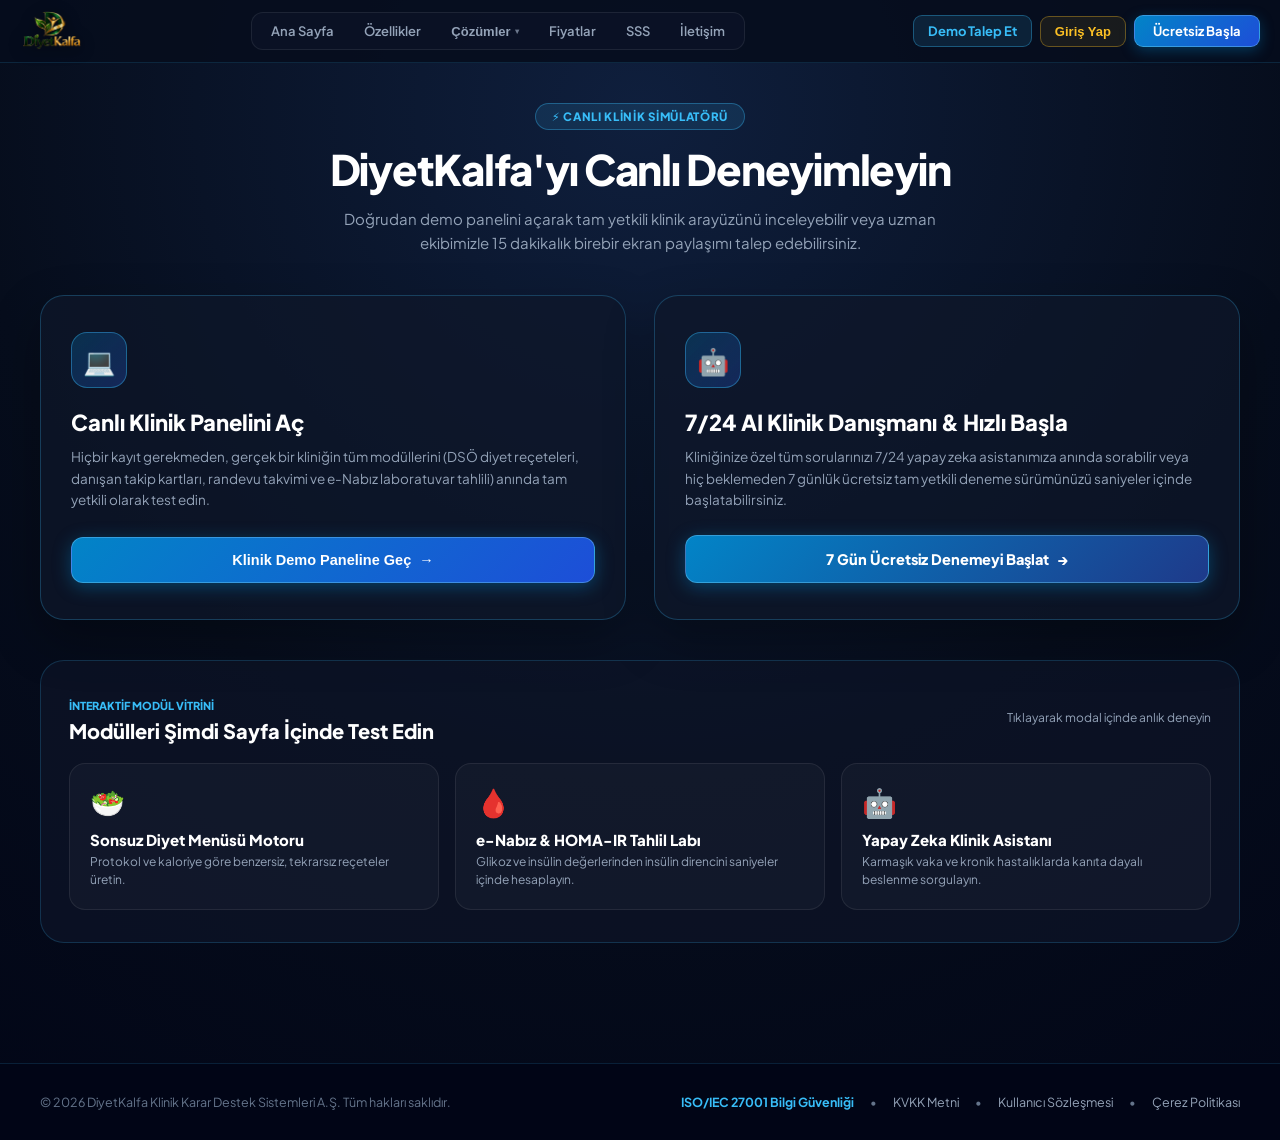
<file: demo.html>
﻿<!DOCTYPE html>
<html lang="tr">
<head>
  <meta charset="UTF-8">
  <meta name="viewport" content="width=device-width, initial-scale=1.0, maximum-scale=5.0, user-scalable=yes">
  <title>Canlı Klinik Demo & Etkileşimli Deneyim | DiyetKalfa</title>
  <meta name="description" content="DiyetKalfa klinik karar destek sistemini ve yapay zeka reçete motorunu canlı test edin. Kurulum ve kredi kartı gerekmez.">
  <link rel="icon" type="image/png" href="logo.png">

  <!-- Google Fonts -->
  <link rel="preconnect" href="https://fonts.googleapis.com">
  <link rel="preconnect" href="https://fonts.gstatic.com" crossorigin>
  <link href="https://fonts.googleapis.com/css2?family=Plus+Jakarta+Sans:wght@400;500;600;700;800;900&display=swap" rel="stylesheet">

  <link rel="stylesheet" href="diyetkalfa_luxury_showcase.css">

  <style>
    :root {
      --bg-dark: #060d1d;
      --bg-card: rgba(15, 23, 42, 0.75);
      --border-card: rgba(56, 189, 248, 0.22);
      --gold-accent: #fbbf24;
      --blue-accent: #38bdf8;
      --font-main: 'Plus Jakarta Sans', system-ui, -apple-system, sans-serif;
    }

    * { box-sizing: border-box; margin: 0; padding: 0; }
    body {
      font-family: var(--font-main);
      background: radial-gradient(circle at 50% 10%, #0f1f3d 0%, #060d1c 55%, #020617 100%);
      color: #f8fafc;
      min-height: 100vh;
      display: flex;
      flex-direction: column;
      -webkit-font-smoothing: antialiased;
    }

    /* TOP ARCHITECTURE & NAVBAR */
    .dk-top-architecture {
      position: sticky;
      top: 0;
      z-index: 9999;
      background: rgba(6, 13, 29, 0.88);
      backdrop-filter: blur(16px);
      -webkit-backdrop-filter: blur(16px);
      border-bottom: 1px solid rgba(56, 189, 248, 0.15);
    }
    .dk-command-inner {
      max-width: 1320px;
      margin: 0 auto;
      padding: 10px 20px;
      display: flex;
      align-items: center;
      justify-content: space-between;
      gap: 16px;
    }
    .dk-brand-pod {
      display: inline-flex;
      align-items: center;
      gap: 8px;
      text-decoration: none;
    }
    .dk-original-logo-img {
      height: 42px;
      width: auto;
      max-width: 160px;
      object-fit: contain;
      filter: drop-shadow(0 3px 8px rgba(0,0,0,0.45));
    }
    .dk-segmented-nav {
      background: rgba(15, 23, 42, 0.55);
      border: 1px solid rgba(255, 255, 255, 0.08);
      border-radius: 12px;
      padding: 3px 5px;
      display: flex;
      align-items: center;
      gap: 2px;
    }
    .dk-nav-pill {
      color: #94a3b8;
      text-decoration: none;
      font-size: 13px;
      font-weight: 600;
      padding: 6px 13px;
      border-radius: 9px;
      display: inline-flex;
      align-items: center;
      gap: 4px;
      transition: all 0.2s ease;
      border: 1px solid transparent;
      background: transparent;
      cursor: pointer;
      white-space: nowrap;
    }
    .dk-nav-pill:hover {
      color: #f8fafc;
      background: rgba(255, 255, 255, 0.06);
    }
    .dk-nav-pill.active {
      background: rgba(56, 189, 248, 0.12);
      color: #38bdf8 !important;
      border-color: rgba(56, 189, 248, 0.28);
      font-weight: 700;
    }
    .dk-action-pod {
      display: flex;
      align-items: center;
      gap: 8px;
    }
    .dk-btn-sim {
      background: rgba(56, 189, 248, 0.12);
      color: #38bdf8 !important;
      border: 1px solid rgba(56, 189, 248, 0.35);
      padding: 7px 14px;
      border-radius: 9px;
      font-weight: 700;
      font-size: 13px;
      cursor: pointer;
      text-decoration: none;
      transition: all 0.2s ease;
    }
    .dk-btn-login {
      background: rgba(251, 191, 36, 0.08);
      color: #fbbf24;
      border: 1px solid rgba(251, 191, 36, 0.35);
      padding: 7px 14px;
      border-radius: 9px;
      font-weight: 700;
      font-size: 13px;
      cursor: pointer;
      transition: all 0.2s ease;
    }
    .dk-btn-login:hover {
      background: rgba(251, 191, 36, 0.18);
      color: #ffffff;
    }
    .dk-btn-start {
      background: linear-gradient(135deg, #0284c7 0%, #1d4ed8 100%);
      color: #ffffff !important;
      text-decoration: none;
      padding: 7px 18px;
      border-radius: 9px;
      font-weight: 700;
      font-size: 13px;
      display: inline-flex;
      align-items: center;
      border: 1px solid rgba(125, 211, 252, 0.4);
      box-shadow: 0 4px 14px rgba(2, 132, 199, 0.35);
      transition: all 0.2s ease;
    }
    .dk-btn-start:hover {
      transform: translateY(-1px);
      box-shadow: 0 6px 20px rgba(2, 132, 199, 0.5);
    }

    /* BENTO MEGA SOLUTIONS DROPDOWN */
    .dk-bento-mega-menu {
      display: none;
      position: absolute;
      top: calc(100% + 14px);
      left: 50%;
      transform: translateX(-50%);
      width: 620px;
      max-width: 90vw;
      background: #ffffff;
      border: 1.5px solid #cbd5e1;
      border-radius: 22px;
      box-shadow: 0 25px 60px -12px rgba(15, 23, 42, 0.45);
      padding: 16px;
      z-index: 10005;
      max-height: 82vh;
      overflow-y: auto;
    }
    .dk-bento-grid {
      display: grid;
      grid-template-columns: repeat(2, 1fr);
      gap: 8px;
    }
    .dk-bento-mega-menu .solution-item {
      display: flex;
      align-items: flex-start;
      gap: 10px;
      padding: 10px 12px;
      border-radius: 12px;
      text-decoration: none;
      background: #f8fafc;
      border: 1px solid #e2e8f0;
      transition: all 0.18s ease;
    }
    .dk-bento-mega-menu .solution-item:hover {
      background: #eff6ff;
      border-color: #38bdf8;
    }
    .dk-bento-mega-menu .sol-icon {
      width: 32px;
      height: 32px;
      border-radius: 8px;
      background: linear-gradient(145deg, #1e3a8a, #0f172a);
      color: #38bdf8;
      display: flex;
      align-items: center;
      justify-content: center;
      flex-shrink: 0;
    }
    .dk-bento-mega-menu .sol-title {
      font-size: 13px;
      font-weight: 800;
      color: #0f172a;
    }
    .dk-bento-mega-menu .sol-desc {
      font-size: 11px;
      color: #64748b;
      line-height: 1.35;
    }

    /* MAIN DEMO CONTAINER */
    .demo-main {
      flex: 1;
      max-width: 1240px;
      width: 100%;
      margin: 0 auto;
      padding: 40px 20px 80px;
      box-sizing: border-box;
    }

    .demo-hero {
      text-align: center;
      margin-bottom: 40px;
    }
    .demo-badge {
      display: inline-flex;
      align-items: center;
      gap: 6px;
      background: rgba(56, 189, 248, 0.12);
      border: 1px solid rgba(56, 189, 248, 0.35);
      color: #38bdf8;
      padding: 5px 16px;
      border-radius: 999px;
      font-size: 11.5px;
      font-weight: 800;
      letter-spacing: 0.06em;
      text-transform: uppercase;
      margin-bottom: 12px;
    }
    .demo-title {
      font-size: clamp(28px, 4.5vw, 42px);
      font-weight: 900;
      color: #ffffff;
      margin-bottom: 12px;
      letter-spacing: -0.03em;
    }
    .demo-subtitle {
      font-size: 15px;
      color: #94a3b8;
      max-width: 660px;
      margin: 0 auto;
      line-height: 1.6;
    }

    /* 2 BIG ACTION CARDS */
    .demo-action-cards {
      display: grid;
      grid-template-columns: 1fr 1fr;
      gap: 28px;
      margin-bottom: 40px;
    }
    .demo-card {
      background: rgba(15, 23, 42, 0.7);
      border: 1.5px solid rgba(56, 189, 248, 0.25);
      border-radius: 24px;
      padding: 36px 30px;
      backdrop-filter: blur(14px);
      box-shadow: 0 20px 50px rgba(0,0,0,0.3);
      display: flex;
      flex-direction: column;
      justify-content: space-between;
      transition: all 0.25s ease;
    }
    .demo-card:hover {
      transform: translateY(-3px);
      border-color: rgba(56, 189, 248, 0.5);
      box-shadow: 0 25px 60px rgba(2, 132, 199, 0.2);
    }
    .demo-card-icon {
      width: 56px;
      height: 56px;
      border-radius: 16px;
      background: linear-gradient(135deg, rgba(2, 132, 199, 0.25), rgba(30, 58, 138, 0.5));
      border: 1.5px solid rgba(56, 189, 248, 0.4);
      display: flex;
      align-items: center;
      justify-content: center;
      font-size: 26px;
      margin-bottom: 20px;
    }
    .demo-card-title {
      font-size: 22px;
      font-weight: 900;
      color: #ffffff;
      margin-bottom: 10px;
    }
    .demo-card-desc {
      font-size: 13.5px;
      color: #94a3b8;
      line-height: 1.6;
      margin-bottom: 24px;
    }
    .demo-card-btn {
      width: 100%;
      padding: 14px 20px;
      border-radius: 12px;
      font-weight: 800;
      font-size: 14.5px;
      text-decoration: none;
      display: flex;
      align-items: center;
      justify-content: center;
      gap: 8px;
      cursor: pointer;
      transition: all 0.2s ease;
    }
    .btn-panel-direct {
      background: linear-gradient(135deg, #0284c7 0%, #1d4ed8 100%);
      color: #ffffff;
      border: 1px solid rgba(125, 211, 252, 0.4);
      box-shadow: 0 4px 18px rgba(2, 132, 199, 0.4);
    }
    .btn-panel-direct:hover {
      background: linear-gradient(135deg, #0369a1 0%, #1e40af 100%);
      box-shadow: 0 6px 24px rgba(2, 132, 199, 0.6);
      transform: translateY(-2px);
    }
    .btn-call-direct {
      background: rgba(255, 255, 255, 0.05);
      color: #f8fafc;
      border: 1.5px solid rgba(56, 189, 248, 0.3);
    }
    .btn-call-direct:hover {
      background: rgba(56, 189, 248, 0.12);
      border-color: #38bdf8;
      color: #38bdf8;
    }

    /* IN-PAGE CLINICAL TEST BENCH */
    .demo-bench-box {
      background: rgba(15, 23, 42, 0.6);
      border: 1.5px solid rgba(56, 189, 248, 0.2);
      border-radius: 24px;
      padding: 32px 28px;
      margin-bottom: 40px;
    }
    .bench-grid {
      display: grid;
      grid-template-columns: repeat(3, 1fr);
      gap: 16px;
      margin-top: 20px;
    }
    .bench-card {
      background: rgba(255, 255, 255, 0.03);
      border: 1px solid rgba(255, 255, 255, 0.08);
      border-radius: 16px;
      padding: 20px;
      cursor: pointer;
      transition: all 0.2s ease;
    }
    .bench-card:hover {
      background: rgba(56, 189, 248, 0.08);
      border-color: rgba(56, 189, 248, 0.4);
      transform: translateY(-2px);
    }
    .bench-card-icon {
      font-size: 28px;
      margin-bottom: 10px;
    }
    .bench-card-title {
      font-size: 15px;
      font-weight: 800;
      color: #ffffff;
      margin-bottom: 4px;
    }
    .bench-card-desc {
      font-size: 12px;
      color: #94a3b8;
      line-height: 1.5;
    }

    @media (max-width: 820px) {
      .demo-action-cards { grid-template-columns: 1fr; }
      .bench-grid { grid-template-columns: 1fr; }
    }
  </style>
</head>
<body>

<!-- TOP HEADER -->
<header class="app-header dk-top-architecture">
  <div class="dk-command-inner">
    <a href="index.html" class="dk-brand-pod" title="DiyetKalfa Klinik Karar Destek Sistemi">
      <img src="logo.png" alt="DiyetKalfa" class="dk-original-logo-img">
    </a>

    <!-- Center Navigation -->
    <nav class="header-nav header-nav-links dk-segmented-nav">
      <a href="index.html" class="dk-nav-pill">Ana Sayfa</a>
      <a href="ozellikler.html" class="dk-nav-pill">Özellikler</a>

      <!-- 2-Column Bento Mega Solutions Dropdown -->
      <div class="dropdown-solutions-container" style="position: relative; display: inline-block;">
        <button type="button" id="btn-toggle-solutions" onclick="toggleSolutionsMenu(event)" class="dk-nav-pill">
          <span>Çözümler</span>
          <span id="solutions-chevron" style="font-size: 8px; opacity: 0.7; transition: transform 0.2s ease;">▾</span>
        </button>
        <div id="solutions-dropdown-panel" class="solutions-dropdown-box dk-bento-mega-menu">
          <div style="display: flex; justify-content: space-between; align-items: center; padding: 4px 8px 10px; border-bottom: 1.5px solid #e2e8f0; margin-bottom: 10px;">
            <div>
              <div style="font-size: 11px; font-weight: 900; color: #0284c7; text-transform: uppercase;">DİYETKALFA İNTERAKTİF KLİNİK MODÜLLERİ</div>
              <div style="font-size: 12px; color: #64748b;">15 Uzman Klinik Aracı Tek Tıkla Canlı Simüle Edin</div>
            </div>
            <span style="background: #eff6ff; color: #1d4ed8; font-size: 11px; font-weight: 800; padding: 3px 10px; border-radius: 999px;">15 Aktif Modül</span>
          </div>
          <div class="dk-bento-grid">
            <a href="javascript:void(0)" onclick="openSolutionModal('diet_program')" class="solution-item"><span class="sol-icon">🥗</span><div class="sol-text"><div class="sol-title">Diyet Programı Hazırlama</div><div class="sol-desc">DSÖ ve TÜBER uyumlu sonsuz reçete motoru</div></div></a>
            <a href="javascript:void(0)" onclick="openSolutionModal('ai_assistant')" class="solution-item"><span class="sol-icon">🤖</span><div class="sol-text"><div class="sol-title">Yapay Zeka Asistanı</div><div class="sol-desc">Canlı vaka analizi ve sayısal makro hesaplama</div></div></a>
            <a href="javascript:void(0)" onclick="openSolutionModal('clinic_mgmt')" class="solution-item"><span class="sol-icon">🏢</span><div class="sol-text"><div class="sol-title">Klinik Yönetimi</div><div class="sol-desc">White-label logo, fatura ve kurumsal kimlik</div></div></a>
            <a href="javascript:void(0)" onclick="openSolutionModal('client_tracking')" class="solution-item"><span class="sol-icon">👥</span><div class="sol-text"><div class="sol-title">Diyetisyen Danışan Takip</div><div class="sol-desc">Kilo grafiği, çevre ölçümü ve uyum skoru</div></div></a>
            <a href="javascript:void(0)" onclick="openSolutionModal('excel_tracking')" class="solution-item"><span class="sol-icon">📊</span><div class="sol-text"><div class="sol-title">Excel Danışan Çizelgesi</div><div class="sol-desc">Excel dosyalarını tek tıkla aktarın ve yönetin</div></div></a>
            <a href="javascript:void(0)" onclick="openSolutionModal('online_diet')" class="solution-item"><span class="sol-icon">💻</span><div class="sol-text"><div class="sol-title">Online Diyetisyen Programı</div><div class="sol-desc">Görüntülü seans ve WhatsApp reçete paylaşımı</div></div></a>
            <a href="javascript:void(0)" onclick="openSolutionModal('appointments')" class="solution-item"><span class="sol-icon">📅</span><div class="sol-text"><div class="sol-title">Randevu Takvimi & SMS</div><div class="sol-desc">Rehber senkronizasyonu ve otomatik hatırlatma SMS</div></div></a>
            <a href="javascript:void(0)" onclick="openSolutionModal('enabiz')" class="solution-item"><span class="sol-icon">🏥</span><div class="sol-text"><div class="sol-title">e-Nabız & HOMA-IR Yazılımı</div><div class="sol-desc">Bakanlık uyumlu laboratuvar tahlil yorumlama</div></div></a>
            <a href="javascript:void(0)" onclick="openSolutionModal('anamnez')" class="solution-item"><span class="sol-icon">📋</span><div class="sol-text"><div class="sol-title">Dijital Onam ve Anamnez</div><div class="sol-desc">KVKK onaylı mobil hasta bilgi formu</div></div></a>
            <a href="javascript:void(0)" onclick="openSolutionModal('website')" class="solution-item"><span class="sol-icon">🌐</span><div class="sol-text"><div class="sol-title">Diyetisyen Web Sitesi</div><div class="sol-desc">Kişisel alan adı, SEO ve Instagram BioLink</div></div></a>
            <a href="javascript:void(0)" onclick="openSolutionModal('calorie')" class="solution-item"><span class="sol-icon">🔢</span><div class="sol-text"><div class="sol-title">Kalori Hesaplama Motoru</div><div class="sol-desc">Mifflin-St Jeor & DSÖ BMR/TDEE hesaplayıcı</div></div></a>
            <a href="javascript:void(0)" onclick="openSolutionModal('branches')" class="solution-item"><span class="sol-icon">🩺</span><div class="sol-text"><div class="sol-title">Klinik: Diğer Branşlar</div><div class="sol-desc">Fonksiyonel tıp, sporcu, bariatrik ve pediatri</div></div></a>
            <a href="javascript:void(0)" onclick="openSolutionModal('experts')" class="solution-item"><span class="sol-icon">🔍</span><div class="sol-text"><div class="sol-title">Tüm Uzmanlar Ağı</div><div class="sol-desc">Türkiye geneli akredite diyetisyen rehberi</div></div></a>
            <a href="javascript:void(0)" onclick="openSolutionModal('blog')" class="solution-item"><span class="sol-icon">📚</span><div class="sol-text"><div class="sol-title">Bilimsel Klinik Blog</div><div class="sol-desc">Kanıta dayalı ESPEN & DSÖ vaka yayınları</div></div></a>
            <a href="javascript:void(0)" onclick="openSolutionModal('recipes')" class="solution-item"><span class="sol-icon">🍲</span><div class="sol-text"><div class="sol-title">Türkomp Klinik Tarifler</div><div class="sol-desc">Makroları hesaplanmış 100+ diyet reçetesi</div></div></a>
          </div>
        </div>
      </div>

      <a href="fiyatlar.html" class="dk-nav-pill">Fiyatlar</a>
      <a href="sss.html" class="dk-nav-pill">SSS</a>
      <a href="iletisim.html" class="dk-nav-pill">İletişim</a>
    </nav>

    <!-- Right Actions -->
    <div class="header-actions dk-action-pod">
      <a href="demo.html" class="dk-btn-sim active">Demo Talep Et</a>
      <button type="button" onclick="openLoginModal()" class="dk-btn-login">Giriş Yap</button>
      <a href="kayit.html" class="dk-btn-start">Ücretsiz Başla</a>
    </div>
  </div>
</header>

<!-- MAIN CONTENT -->
<main class="demo-main">
  <div class="demo-hero">
    <div class="demo-badge">⚡ CANLI KLİNİK SİMÜLATÖRÜ</div>
    <h1 class="demo-title">DiyetKalfa'yı Canlı Deneyimleyin</h1>
    <p class="demo-subtitle">
      Doğrudan demo panelini açarak tam yetkili klinik arayüzünü inceleyebilir veya uzman ekibimizle 15 dakikalık birebir ekran paylaşımı talep edebilirsiniz.
    </p>
  </div>

  <!-- 2 MAIN CARDS -->
  <div class="demo-action-cards">
    <!-- Card 1: Direct Panel Launch -->
    <div class="demo-card">
      <div>
        <div class="demo-card-icon">💻</div>
        <h2 class="demo-card-title">Canlı Klinik Panelini Aç</h2>
        <p class="demo-card-desc">
          Hiçbir kayıt gerekmeden, gerçek bir kliniğin tüm modüllerini (DSÖ diyet reçeteleri, danışan takip kartları, randevu takvimi ve e-Nabız laboratuvar tahlili) anında tam yetkili olarak test edin.
        </p>
      </div>
      <button type="button" onclick="launchLiveDemoPanel()" class="demo-card-btn btn-panel-direct">
        <span>Klinik Demo Paneline Geç</span>
        <span>→</span>
      </button>
    </div>

        <!-- Card 2: Interactive AI Clinical Assistant -->
    <div class="demo-card">
      <div>
        <div class="demo-card-icon">🤖</div>
        <h2 class="demo-card-title">7/24 AI Klinik Danışmanı & Hızlı Başla</h2>
        <p class="demo-card-desc">
          Kliniğinize özel tüm sorularınızı 7/24 yapay zeka asistanımıza anında sorabilir veya hiç beklemeden 7 günlük ücretsiz tam yetkili deneme sürümünüzü saniyeler içinde başlatabilirsiniz.
        </p>
      </div>
      <a href="kayit.html" class="demo-card-btn btn-panel-direct" style="background: linear-gradient(135deg, #0284c7 0%, #1e3a8a 100%);">
        <span>7 Gün Ücretsiz Denemeyi Başlat</span>
        <span>→</span>
      </a>
    </div>
  </div>

  <!-- IN-PAGE CLINICAL TEST BENCH -->
  <div class="demo-bench-box">
    <div style="display: flex; justify-content: space-between; align-items: center; flex-wrap: wrap; gap: 10px;">
      <div>
        <span style="font-size: 11px; font-weight: 800; color: #38bdf8; text-transform: uppercase;">İNTERAKTİF MODÜL VİTRİNİ</span>
        <h3 style="font-size: 20px; font-weight: 900; color: #ffffff; margin-top: 4px;">Modülleri Şimdi Sayfa İçinde Test Edin</h3>
      </div>
      <span style="font-size: 12px; color: #94a3b8;">Tıklayarak modal içinde anlık deneyin</span>
    </div>

    <div class="bench-grid">
      <div class="bench-card" onclick="openSolutionModal('diet_program')">
        <div class="bench-card-icon">🥗</div>
        <div class="bench-card-title">Sonsuz Diyet Menüsü Motoru</div>
        <div class="bench-card-desc">Protokol ve kaloriye göre benzersiz, tekrarsız reçeteler üretin.</div>
      </div>

      <div class="bench-card" onclick="openSolutionModal('enabiz')">
        <div class="bench-card-icon">🩸</div>
        <div class="bench-card-title">e-Nabız & HOMA-IR Tahlil Labı</div>
        <div class="bench-card-desc">Glikoz ve insülin değerlerinden insülin direncini saniyeler içinde hesaplayın.</div>
      </div>

      <div class="bench-card" onclick="openSolutionModal('ai_assistant')">
        <div class="bench-card-icon">🤖</div>
        <div class="bench-card-title">Yapay Zeka Klinik Asistanı</div>
        <div class="bench-card-desc">Karmaşık vaka ve kronik hastalıklarda kanıta dayalı beslenme sorgulayın.</div>
      </div>
    </div>
  </div>
</main>

<!-- FOOTER -->
<footer style="background: rgba(2, 6, 23, 0.95); border-top: 1px solid rgba(56, 189, 248, 0.15); padding: 30px 20px; font-size: 12.5px; color: #64748b; text-align: center;">
  <div style="max-width: 1200px; margin: 0 auto; display: flex; justify-content: space-between; align-items: center; flex-wrap: wrap; gap: 14px;">
    <div>
      © 2026 DiyetKalfa Klinik Karar Destek Sistemleri A.Ş. Tüm hakları saklıdır.
    </div>
    <div style="display: flex; align-items: center; gap: 16px; flex-wrap: wrap;">
      <a href="javascript:void(0)" onclick="openLegalModal('iso')" style="color: #38bdf8; text-decoration: none; font-weight: 700;">ISO/IEC 27001 Bilgi Güvenliği</a>
      <span>•</span>
      <a href="javascript:void(0)" onclick="openLegalModal('kvkk')" style="color: #94a3b8; text-decoration: none;">KVKK Metni</a>
      <span>•</span>
      <a href="javascript:void(0)" onclick="openLegalModal('sozlesme')" style="color: #94a3b8; text-decoration: none;">Kullanıcı Sözleşmesi</a>
      <span>•</span>
      <a href="javascript:void(0)" onclick="openLegalModal('cerez')" style="color: #94a3b8; text-decoration: none;">Çerez Politikası</a>
    </div>
  </div>
</footer>

<!-- SOLUTIONS MODAL CONTAINER -->
<div id="modal-solution-viewer" class="modal-backdrop" onclick="if(event.target === this) closeSolutionModal();" style="display: none; align-items: center; justify-content: center; z-index: 10006; background: rgba(2, 6, 23, 0.85); backdrop-filter: blur(12px); -webkit-backdrop-filter: blur(12px); padding: 16px; position: fixed; inset: 0;">
  <div style="background: #ffffff; border-radius: 24px; max-width: 780px; width: 100%; max-height: 92vh; overflow-y: auto; padding: 30px 28px; box-shadow: 0 25px 60px -15px rgba(2, 6, 23, 0.5); border: 1.5px solid #cbd5e1; position: relative;">
    
    <!-- Kapatma Butonu -->
    <button type="button" onclick="closeSolutionModal()" style="position: absolute; top: 18px; right: 18px; background: #e2e8f0; border: none; width: 34px; height: 34px; border-radius: 50%; font-size: 16px; font-weight: 800; color: #0f172a; cursor: pointer; display: flex; align-items: center; justify-content: center; transition: all 0.2s;">✕</button>

    <!-- Modal Başlık Alanı -->
    <div style="display: flex; align-items: center; gap: 14px; margin-bottom: 20px; border-bottom: 1.5px solid #e2e8f0; padding-bottom: 16px;">
      <div id="sol-modal-icon-badge" style="width: 50px; height: 50px; border-radius: 16px; background: #eff6ff; color: #1e3a8a; font-size: 26px; display: flex; align-items: center; justify-content: center; border: 1.5px solid #3b82f6;">
        🥗
      </div>
      <div>
        <div style="font-size: 11px; font-weight: 800; color: #4f46e5; text-transform: uppercase; letter-spacing: 0.06em;">DİYETKALFA KLİNİK ÇÖZÜMÜ</div>
        <h2 id="sol-modal-title" style="font-size: 22px; font-weight: 900; color: #0f172a; margin: 2px 0 0; letter-spacing: -0.02em;">
          Diyet Programı Hazırlama
        </h2>
        <p id="sol-modal-desc" style="font-size: 13px; color: #475569; margin: 3px 0 0;">
          Kişiye özel 7 günlük reçeteler ve Dünya Sağlık Örgütü besin değişim modeli
        </p>
      </div>
    </div>

    <!-- Dinamik İnteraktif İçerik Gövdesi -->
    <div id="sol-modal-body" style="min-height: 240px;">
      <!-- JavaScript ile 15 çözüme ait interaktif araç buraya enjekte edilir -->
    </div>

    <!-- Alt Çubuk: Lisans Başlatma & Aksiyon Butonları -->
    <div style="margin-top: 24px; padding-top: 18px; border-top: 1.5px solid #e2e8f0; display: flex; justify-content: space-between; align-items: center; flex-wrap: wrap; gap: 12px;">
      <div style="font-size: 12px; color: #475569; display: flex; align-items: center; gap: 6px;">
        <span>🛡️</span> <span>Tüm özellikler 7 gün boyunca kliniğinizde tamamen ücretsiz test edilebilir.</span>
      </div>
      <div style="display: flex; gap: 10px;">
        <button type="button" onclick="startClinicTrialOrRegister('Profesyonel Paket');" style="background: linear-gradient(135deg, #1e3a8a 0%, #0f172a 100%); color: #ffffff; border: none; padding: 11px 20px; border-radius: 12px; font-weight: 800; font-size: 13.5px; cursor: pointer; display: flex; align-items: center; gap: 6px; box-shadow: 0 4px 12px rgba(30, 58, 138, 0.3);">
          <span>Kliniğimde Başlat (0 TL)</span>
          <span>→</span>
        </button>
      </div>
    </div>

  </div>
</div>

<!-- LOGIN MODAL -->
<div id="modal-login" style="display: none; position: fixed; top: 0; left: 0; width: 100vw; height: 100vh; background: rgba(15, 23, 42, 0.75); backdrop-filter: blur(8px); -webkit-backdrop-filter: blur(8px); z-index: 10006; align-items: center; justify-content: center; padding: 16px;">
  <div style="background: #ffffff; border-radius: 24px; max-width: 440px; width: 100%; box-shadow: 0 25px 60px rgba(0,0,0,0.3); border: 1.5px solid #cbd5e1; padding: 28px; position: relative;">
    <button type="button" onclick="closeLoginModal()" style="position: absolute; top: 16px; right: 16px; background: #f1f5f9; border: none; width: 32px; height: 32px; border-radius: 50%; color: #475569; font-size: 15px; font-weight: 800; cursor: pointer;">✕</button>
    <h3 style="font-size: 20px; font-weight: 900; color: #0f172a; margin-bottom: 6px;">Diyetisyen Klinik Girişi</h3>
    <p style="font-size: 13px; color: #64748b; margin-bottom: 18px;">Lisanslı klinik panelinize güvenli giriş yapın.</p>
    <form onsubmit="handleModalLogin(event)">
      <div style="margin-bottom: 14px;">
        <label style="display: block; font-size: 12px; font-weight: 800; color: #334155; margin-bottom: 4px;">E-Posta veya Sicil No</label>
        <input type="text" id="modal-login-email" placeholder="diyetisyen@klinik.com veya Sicil No" style="width: 100%; padding: 11px 14px; border-radius: 10px; border: 1.5px solid #94a3b8; font-size: 13.5px; outline: none;">
      </div>
      <div style="margin-bottom: 16px;">
        <label style="display: block; font-size: 12px; font-weight: 800; color: #334155; margin-bottom: 4px;">Şifre</label>
        <input type="password" id="modal-login-password" placeholder="••••••••" style="width: 100%; padding: 11px 14px; border-radius: 10px; border: 1.5px solid #94a3b8; font-size: 13.5px; outline: none;">
      </div>
      <button type="submit" style="width: 100%; background: linear-gradient(135deg, #0284c7, #1d4ed8); color: #fff; border: none; padding: 12px; border-radius: 10px; font-weight: 800; font-size: 14px; cursor: pointer;">Giriş Yap & Panele Geç →</button>
    </form>
  </div>
</div>

<script src="diyetkalfa_solutions_engine.js"></script>
<script src="diyetkalfa_legal_modal.js"></script>

<script>
function openLoginModal() {
  var modal = document.getElementById('modal-login');
  if (modal) modal.style.display = 'flex';
}
function closeLoginModal() {
  var modal = document.getElementById('modal-login');
  if (modal) modal.style.display = 'none';
}
function handleModalLogin(e) {
  if (e) e.preventDefault();
  var email = document.getElementById('modal-login-email') ? document.getElementById('modal-login-email').value.trim() : '';
  if (email) {
    try {
      localStorage.setItem('diyetkalfa_licensed', 'true');
      localStorage.setItem('diyetkalfa_unlocked', 'true');
      localStorage.setItem('diyetkalfa_dietitian_name', email.split('@')[0]);
    } catch(err) {}
    window.location.href = 'panel.html';
  } else {
    alert('Lütfen e-posta adresinizi girin.');
  }
}

function launchLiveDemoPanel() {
  try {
    localStorage.setItem('diyetkalfa_licensed', 'true');
    localStorage.setItem('diyetkalfa_unlocked', 'true');
    localStorage.setItem('diyetkalfa_dietitian_name', 'Demo Klinik Uzmanı');
    localStorage.setItem('diyetkalfa_selected_trial_plan', 'Profesyonel Paket (Canlı Demo)');
  } catch(e) {}
  window.location.href = 'panel.html';
}
</script>

</body>
</html>
</file>
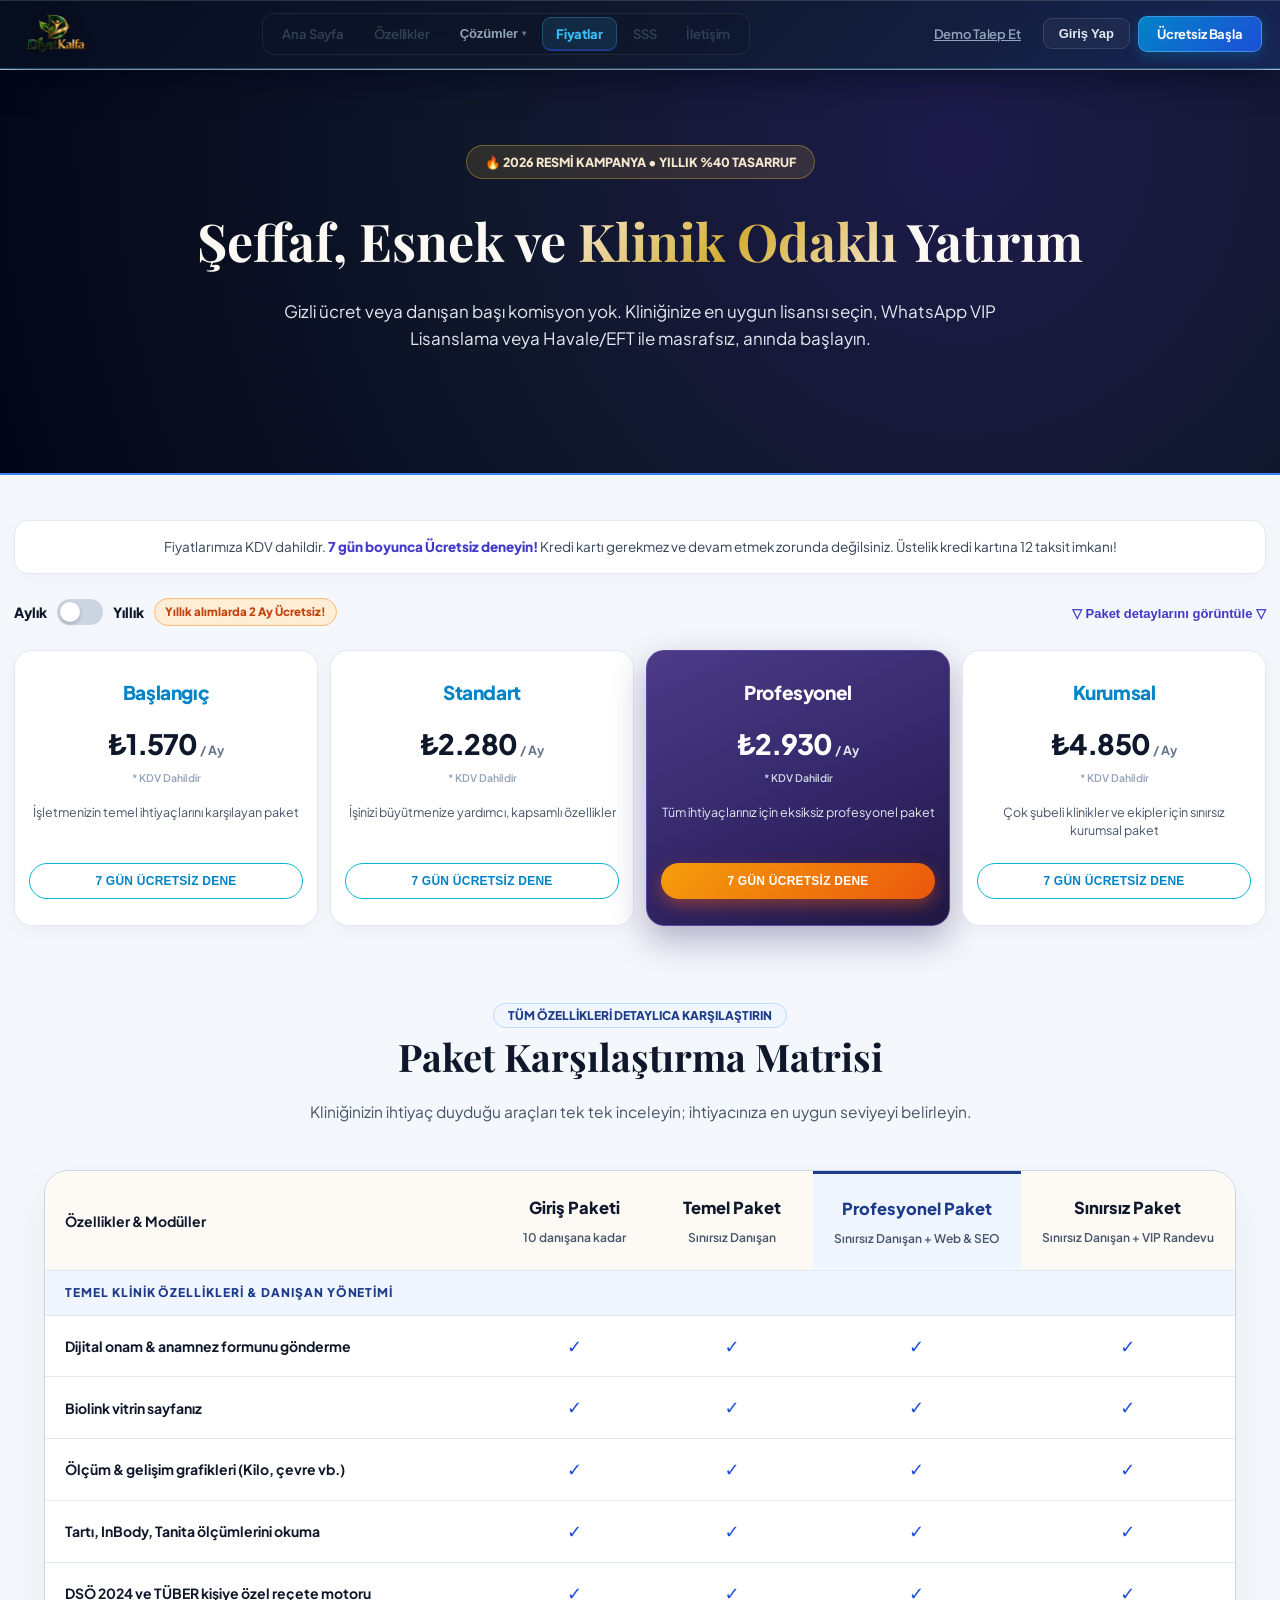
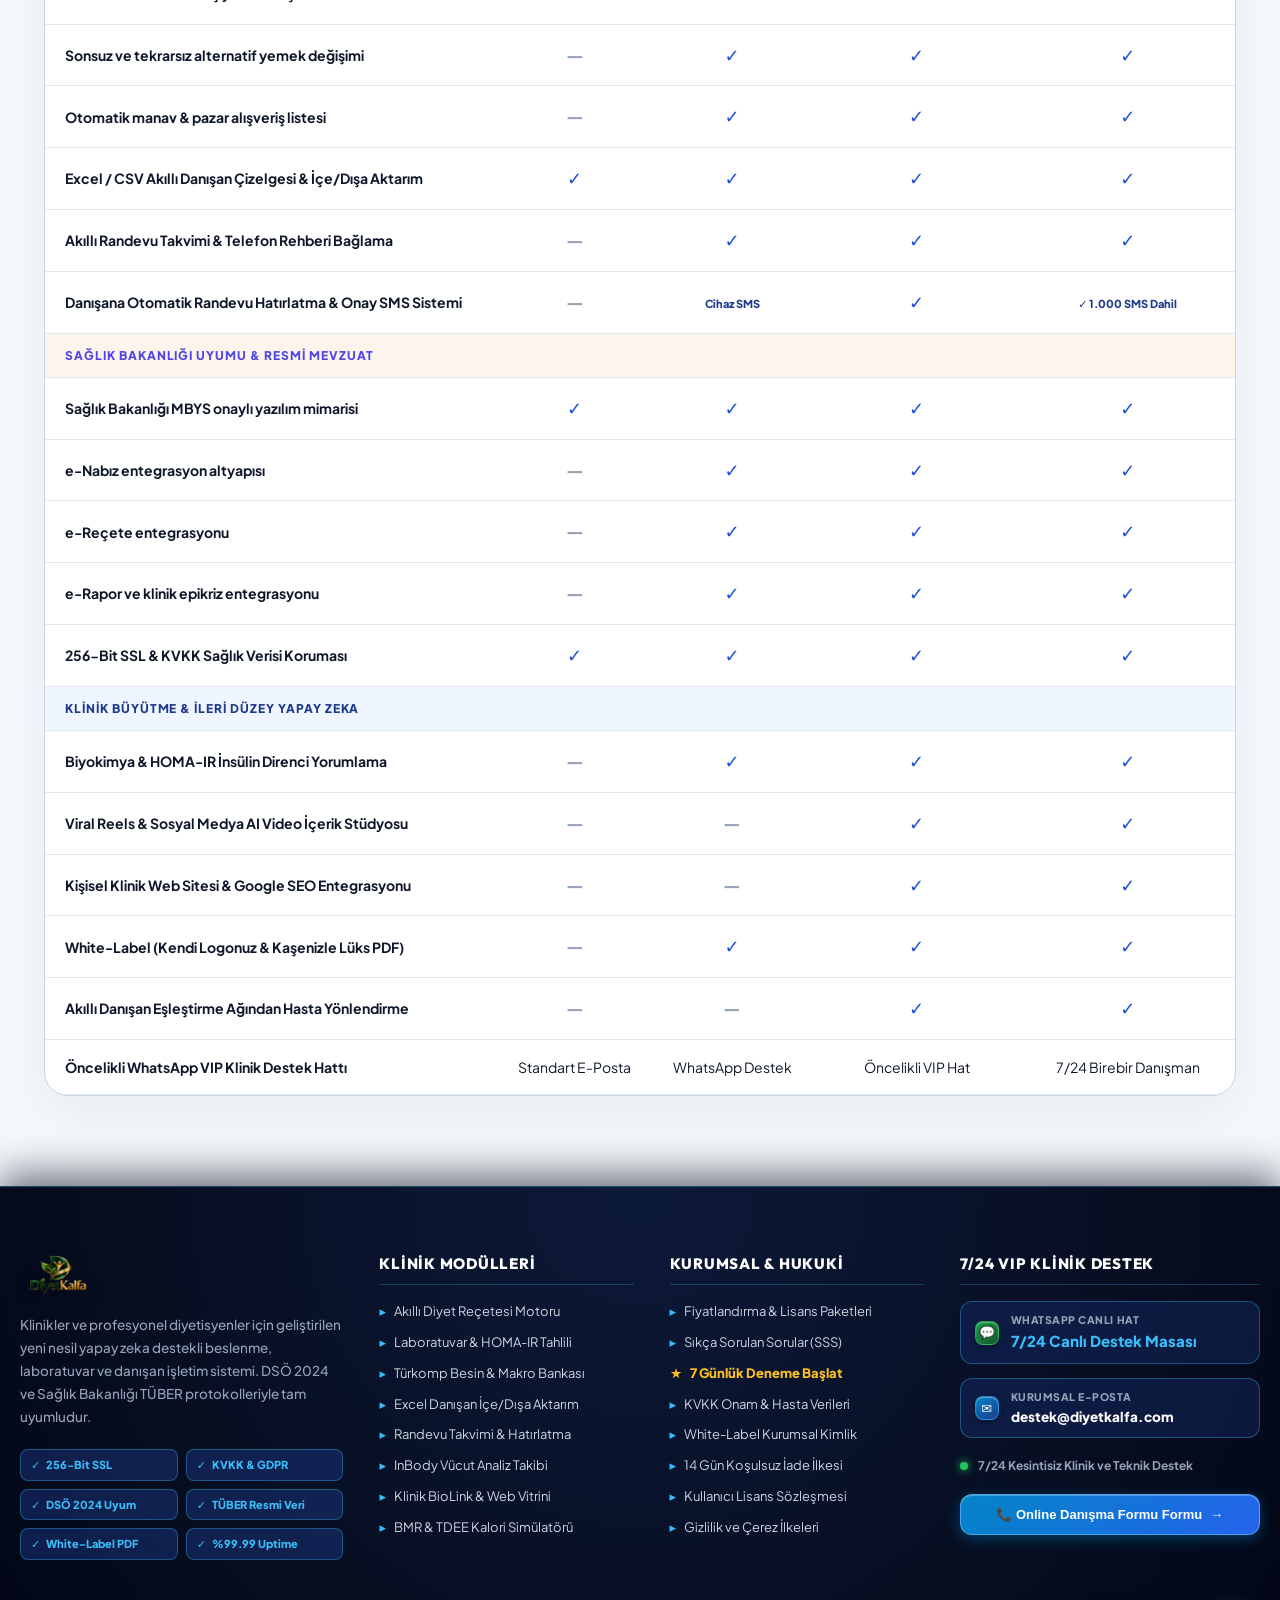
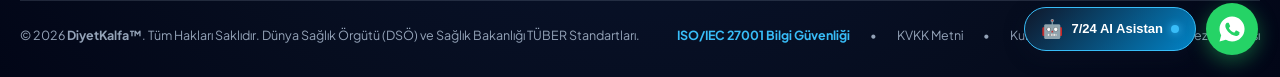
<file: fiyatlar.html>
﻿<!DOCTYPE html>
<html lang="tr">
<head>
  <meta charset="UTF-8">
  <meta name="viewport" content="width=device-width, initial-scale=1.0, maximum-scale=5.0, user-scalable=yes">
  <title>Fiyatlar & Paket Karşılaştırması | DiyetKalfa - Yeni Nesil Diyetisyen Yazılımı</title>
  <meta name="description" content="DiyetKalfa lisans paketleri, yıllık ₺36.000 kampanyalı fiyatlandırma, 7 gün ücretsiz deneme ve detaylı özellik karşılaştırma tablosu.">
  <link rel="icon" type="image/png" href="logo.png">

  <!-- Google Fonts: Plus Jakarta Sans & Playfair Display -->
  <link rel="preconnect" href="https://fonts.googleapis.com">
  <link rel="preconnect" href="https://fonts.gstatic.com" crossorigin>
  <link href="https://fonts.googleapis.com/css2?family=Plus+Jakarta+Sans:wght@400;500;600;700;800;900&family=Playfair+Display:ital,wght@0,600;0,700;0,800;1,600&display=swap" rel="stylesheet">

  <style>
    :root {
      --luxury-espresso: #0f172a;
      --luxury-green: #1e3a8a;
      --luxury-green-dark: #0f172a;
      --earth-taba: #6366f1;
      --earth-taba-dark: #4f46e5;
      --cream-beige: #f4f7fb;
      --cream-beige-dark: #e2e8f0;
      --cream-beige-border: #cbd5e1;
      --text-main: #0f172a;
      --text-muted: #475569;
      --gold-accent: #d4af37;
      --font-main: 'Plus Jakarta Sans', system-ui, -apple-system, sans-serif;
      --font-display: 'Playfair Display', Georgia, serif;
    }

    * { box-sizing: border-box; margin: 0; padding: 0; }
    html { scroll-behavior: smooth; }
    body {
      font-family: var(--font-main);
      background-color: var(--cream-beige);
      color: var(--text-main);
      line-height: 1.6;
      -webkit-font-smoothing: antialiased;
      overflow-x: hidden;
    }

    /* HEADER */
    .app-header {
      background: #ffffff;
      border-bottom: 1.5px solid var(--cream-beige-border);
      box-shadow: 0 4px 20px rgba(23, 12, 7, 0.04);
      position: sticky;
      top: 0;
      z-index: 1000;
    }
    .header-inner {
      max-width: 1280px;
      margin: 0 auto;
      padding: 12px 24px;
      display: flex;
      align-items: center;
      justify-content: space-between;
      gap: 20px;
    }
    .logo-area img {
      height: 48px;
      width: auto;
      object-fit: contain;
      transition: transform 0.25s ease;
    }
    .logo-area img:hover { transform: scale(1.04); }

    .header-nav {
      display: flex;
      align-items: center;
      gap: 28px;
      font-size: 14.5px;
      font-weight: 700;
    }
    .header-nav a {
      color: #334155;
      text-decoration: none;
      transition: color 0.2s;
    }
    .header-nav a:hover, .header-nav a.active {
      color: var(--luxury-green);
    }
    .header-nav a.active {
      border-bottom: 2.5px solid var(--luxury-green);
      color: var(--luxury-green);
      font-weight: 800;
      padding-bottom: 4px;
    }

    .btn-header-primary {
      background: linear-gradient(135deg, var(--luxury-green) 0%, var(--luxury-green-dark) 100%);
      color: #ffffff;
      border: none;
      padding: 10px 22px;
      border-radius: 999px;
      font-weight: 800;
      font-size: 13.5px;
      text-decoration: none;
      display: inline-flex;
      align-items: center;
      gap: 8px;
      box-shadow: 0 4px 14px rgba(30, 58, 138, 0.35);
      transition: all 0.25s;
    }

    /* PRICING HERO - LUXURY FOREST GREEN */
    .pricing-hero {
      background: radial-gradient(circle at 75% 20%, #1e1b4b 0%, #0f172a 48%, #020617 100%);
      color: #ffffff;
      padding: 75px 24px 85px;
      text-align: center;
      position: relative;
      border-bottom: 2px solid #3b82f6;
    }
    .pricing-hero h1 {
      font-family: var(--font-display);
      font-size: clamp(32px, 5vw, 52px);
      font-weight: 700;
      margin-bottom: 16px;
      color: #fcf9f5;
    }
    .pricing-hero h1 span {
      background: linear-gradient(135deg, #f7e7ce 0%, #d4af37 50%, #f7e7ce 100%);
      -webkit-background-clip: text;
      -webkit-text-fill-color: transparent;
    }
    .pricing-hero p {
      font-size: 17px;
      color: #e2e8f0;
      max-width: 720px;
      margin: 0 auto 35px;
      line-height: 1.6;
    }

    /* BILLING CYCLE SELECTOR */
    .cycle-selector-wrap {
      display: inline-flex;
      background: rgba(255, 255, 255, 0.1);
      padding: 6px;
      border-radius: 999px;
      border: 1.5px solid rgba(212, 175, 55, 0.4);
      backdrop-filter: blur(10px);
      margin-bottom: 12px;
    }
    .cycle-pill {
      padding: 10px 22px;
      border-radius: 999px;
      font-size: 14px;
      font-weight: 800;
      color: #e2d7cd;
      border: none;
      background: transparent;
      cursor: pointer;
      transition: all 0.25s;
    }
    .cycle-pill.active {
      background: linear-gradient(135deg, var(--gold-accent) 0%, #b8972e 100%);
      color: #0f172a;
      box-shadow: 0 4px 15px rgba(212, 175, 55, 0.4);
    }

    /* PRICING CARDS GRID */
    .pricing-grid-section {
      max-width: 1280px;
      margin: -45px auto 80px;
      padding: 0 24px;
      position: relative;
      z-index: 10;
    }
    .pricing-grid {
      display: grid;
      grid-template-columns: repeat(auto-fit, minmax(280px, 1fr));
      gap: 24px;
      align-items: stretch;
    }
    .price-card {
      background: #ffffff;
      border-radius: 24px;
      padding: 34px 26px;
      border: 1.5px solid var(--cream-beige-border);
      box-shadow: 0 12px 35px rgba(23, 12, 7, 0.06);
      display: flex;
      flex-direction: column;
      position: relative;
      transition: all 0.3s ease;
    }
    .price-card:hover {
      transform: translateY(-6px);
      box-shadow: 0 20px 50px rgba(23, 12, 7, 0.12);
    }
    .price-card.featured {
      border: 2.5px solid var(--luxury-green);
      box-shadow: 0 16px 45px rgba(30, 58, 138, 0.15);
      background: #fafdfb;
    }
    .featured-badge {
      position: absolute;
      top: -14px;
      left: 50%;
      transform: translateX(-50%);
      background: linear-gradient(135deg, var(--luxury-green) 0%, var(--luxury-green-dark) 100%);
      color: #ffffff;
      font-size: 11.5px;
      font-weight: 900;
      padding: 4px 16px;
      border-radius: 999px;
      letter-spacing: 0.08em;
      text-transform: uppercase;
      box-shadow: 0 4px 12px rgba(30, 58, 138, 0.3);
    }

    .card-tier-name {
      font-size: 22px;
      font-weight: 900;
      color: var(--text-main);
      margin-bottom: 6px;
    }
    .card-tier-desc {
      font-size: 13px;
      color: var(--text-muted);
      margin-bottom: 20px;
      min-height: 38px;
    }
    .price-wrap {
      margin-bottom: 24px;
      padding-bottom: 20px;
      border-bottom: 1px solid var(--cream-beige-dark);
    }
    .orig-price {
      font-size: 15px;
      color: #94a3b8;
      text-decoration: line-through;
      font-weight: 700;
      display: block;
      margin-bottom: 4px;
    }
    .main-price {
      font-size: 38px;
      font-weight: 900;
      color: var(--luxury-green);
      line-height: 1;
    }
    .price-period {
      font-size: 13.5px;
      font-weight: 700;
      color: var(--text-muted);
    }
    .billed-text {
      font-size: 12px;
      color: #64748b;
      margin-top: 6px;
    }

    .features-list {
      list-style: none;
      margin-bottom: 28px;
      flex-grow: 1;
    }
    .features-list li {
      font-size: 13.5px;
      color: var(--text-main);
      margin-bottom: 12px;
      display: flex;
      align-items: flex-start;
      gap: 10px;
      font-weight: 600;
    }
    .features-list li span.check {
      color: var(--luxury-green);
      font-weight: 900;
      font-size: 16px;
    }

    .btn-buy-card {
      width: 100%;
      padding: 13px;
      border-radius: 12px;
      font-weight: 800;
      font-size: 14.5px;
      border: none;
      cursor: pointer;
      display: flex;
      align-items: center;
      justify-content: center;
      gap: 8px;
      transition: all 0.25s;
    }
    .btn-buy-green {
      background: linear-gradient(135deg, var(--luxury-green) 0%, var(--luxury-green-dark) 100%);
      color: #ffffff;
      box-shadow: 0 4px 14px rgba(30, 58, 138, 0.3);
    }
    .btn-buy-green:hover {
      box-shadow: 0 6px 20px rgba(30, 58, 138, 0.45);
      transform: translateY(-2px);
    }
    .btn-buy-gold {
      background: linear-gradient(135deg, var(--gold-accent) 0%, #b8972e 100%);
      color: #0f172a;
      box-shadow: 0 4px 14px rgba(212, 175, 55, 0.35);
    }
    .btn-buy-gold:hover {
      box-shadow: 0 6px 20px rgba(212, 175, 55, 0.45);
      transform: translateY(-2px);
    }
    .btn-trial-sub {
      width: 100%;
      text-align: center;
      margin-top: 10px;
      font-size: 12.5px;
      font-weight: 700;
      color: var(--earth-taba-dark);
      text-decoration: none;
      display: block;
    }
    .btn-trial-sub:hover { text-decoration: underline; }

    /* ============================================================== */
    /* DETAYLI ÖZELLİK KARŞILAŞTIRMA TABLOSU (MANGOLIF GÖRSELİ ŞABLONU) */
    /* ============================================================== */
    .comparison-section {
      max-width: 1240px;
      margin: 0 auto 90px;
      padding: 0 24px;
    }
    .comp-header {
      text-align: center;
      margin-bottom: 45px;
    }
    .comp-header h2 {
      font-family: var(--font-display);
      font-size: clamp(26px, 3.8vw, 38px);
      color: var(--text-main);
      font-weight: 700;
      margin-bottom: 12px;
    }
    .comp-table-card {
      background: #ffffff;
      border-radius: 24px;
      border: 1.5px solid var(--cream-beige-border);
      box-shadow: 0 16px 45px rgba(23, 12, 7, 0.05);
      overflow-x: auto;
    }
    .comp-table {
      width: 100%;
      border-collapse: collapse;
      min-width: 820px;
    }
    .comp-table th, .comp-table td {
      padding: 16px 20px;
      text-align: center;
      border-bottom: 1px solid var(--cream-beige-dark);
      font-size: 14px;
    }
    .comp-table th:first-child, .comp-table td:first-child {
      text-align: left;
      font-weight: 700;
      color: var(--text-main);
      width: 38%;
    }
    .comp-table th {
      background: #fdfaf6;
      font-weight: 800;
      color: var(--text-main);
      padding: 22px 20px;
    }
    .comp-table th .th-title {
      font-size: 16.5px;
      font-weight: 900;
      color: var(--text-main);
      display: block;
      margin-bottom: 4px;
    }
    .comp-table th.th-featured .th-title {
      color: var(--luxury-green);
    }
    .comp-table th .th-sub {
      font-size: 12px;
      color: var(--text-muted);
      font-weight: 600;
    }
    .comp-table tr.category-row td {
      background: #eff6ff;
      color: var(--luxury-green);
      font-weight: 900;
      text-transform: uppercase;
      font-size: 12px;
      letter-spacing: 0.08em;
      padding: 12px 20px;
    }
    .comp-table tr.category-row-brown td {
      background: #fdf5ec;
      color: var(--earth-taba-dark);
      font-weight: 900;
      text-transform: uppercase;
      font-size: 12px;
      letter-spacing: 0.08em;
      padding: 12px 20px;
    }
    .icon-check {
      color: #1d4ed8;
      font-weight: 900;
      font-size: 18px;
    }
    .icon-dash {
      color: #94a3b8;
      font-weight: 700;
      font-size: 18px;
    }

    /* FOOTER */
    footer.app-footer {
      background: #020617;
      color: #cbd5e1;
      padding: 60px 24px 30px;
      border-top: 1.5px solid #1e293b;
      font-size: 13.5px;
    }
    .footer-inner {
      max-width: 1240px;
      margin: 0 auto;
      display: grid;
      grid-template-columns: 2fr 1fr 1fr 1.5fr;
      gap: 40px;
      margin-bottom: 40px;
    }
    .footer-col h4 {
      color: #ffffff;
      font-size: 15px;
      font-weight: 800;
      margin-bottom: 18px;
    }
    .footer-col ul { list-style: none; }
    .footer-col ul li { margin-bottom: 10px; }
    .footer-col ul li a {
      color: #b5a498;
      text-decoration: none;
      transition: color 0.2s;
    }
    .footer-col ul li a:hover { color: #ffffff; }

    /* CHECKOUT MODAL */
    .modal-backdrop {
      position: fixed;
      top: 0; left: 0; right: 0; bottom: 0;
      background: rgba(18, 11, 7, 0.78);
      backdrop-filter: blur(8px);
      display: none;
      align-items: center;
      justify-content: center;
      z-index: 10005;
      padding: 20px;
    }
    .modal-box {
      background: #ffffff;
      border-radius: 24px;
      max-width: 620px; max-width: 90vw;
      width: 100%;
      max-height: 92vh;
      overflow-y: auto;
      box-shadow: 0 25px 60px rgba(0, 0, 0, 0.4);
      border: 1.5px solid var(--cream-beige-border);
      position: relative;
    }

    @media (max-width: 900px) {
      .footer-inner { grid-template-columns: 1fr 1fr; }
    }
    @media (max-width: 680px) {
      .header-nav { display: none; }
      .footer-inner { grid-template-columns: 1fr; }
    }
  </style>
<style id="dk-luxury-logo-guaranteed-styles">
  .dk-brand-pod {
    display: inline-flex !important;
    align-items: center !important;
    gap: 8px !important;
    text-decoration: none !important;
    flex-shrink: 0 !important;
    padding: 2px 6px !important;
    border-radius: 12px !important;
    background: transparent !important;
    transition: all 0.2s ease !important;
    max-height: 48px !important;
  }
  .dk-brand-pod:hover {
    transform: translateY(-1px) !important;
  }
  .dk-original-logo-img,
  img.dk-original-logo-img,
  a.dk-brand-pod img {
    height: 42px !important;
    max-height: 42px !important;
    width: auto !important;
    max-width: 160px !important;
    object-fit: contain !important;
    display: inline-block !important;
    vertical-align: middle !important;
    filter: drop-shadow(0 3px 8px rgba(0, 0, 0, 0.45)) !important;
    transition: transform 0.2s ease, filter 0.2s ease !important;
  }
  .dk-brand-pod:hover .dk-original-logo-img,
  .dk-brand-pod:hover img {
    filter: drop-shadow(0 4px 14px rgba(56, 189, 248, 0.4)) drop-shadow(0 2px 6px rgba(0, 0, 0, 0.6)) !important;
    transform: scale(1.02) !important;
  }
  .dk-logo-edition-tag {
    display: inline-flex !important;
    align-items: center !important;
    gap: 4px !important;
    font-size: 10px !important;
    font-weight: 800 !important;
    letter-spacing: 0.05em !important;
    color: #38bdf8 !important;
    background: rgba(30, 58, 138, 0.4) !important;
    border: 1px solid rgba(56, 189, 248, 0.35) !important;
    padding: 2px 8px !important;
    border-radius: 999px !important;
    text-decoration: none !important;
    white-space: nowrap !important;
  }
  .dk-tag-pulse {
    width: 6px !important;
    height: 6px !important;
    border-radius: 50% !important;
    background: #38bdf8 !important;
    box-shadow: 0 0 6px #38bdf8 !important;
    display: inline-block !important;
  }
</style>
  <link rel="stylesheet" href="diyetkalfa_luxury_showcase.css">
</head>
<body>

  <!-- 1. HEADER -->
  <!-- ========================================================================== -->
<!-- DIYETKALFA 3D EMBOSSED LUXURY COMMAND HEADER (TEK KATMANLI MODERN MİMARİ)  -->
<!-- ========================================================================== -->
<style>
  @import url('https://fonts.googleapis.com/css2?family=Outfit:wght@600;700;800;900&family=Plus+Jakarta+Sans:wght@500;600;700;800;900&display=swap');

  .dk-top-architecture {
    position: sticky;
    top: 0;
    z-index: 10000;
    width: 100%;
    font-family: 'Plus Jakarta Sans', system-ui, -apple-system, sans-serif;
  }
  .dk-main-command-header {
    background: linear-gradient(135deg, #060d1f 0%, #0f172a 45%, #172554 100%);
    backdrop-filter: blur(22px);
    -webkit-backdrop-filter: blur(22px);
    border-bottom: 1.5px solid rgba(56, 189, 248, 0.32);
    box-shadow: 0 14px 36px -8px rgba(2, 6, 23, 0.55), inset 0 1px 0 rgba(255, 255, 255, 0.14);
    padding: 11px 18px;
  }
  .dk-command-inner {
    max-width: 1320px;
    margin: 0 auto;
    display: flex;
    align-items: center;
    justify-content: space-between;
    gap: 10px;
  }
  /* 3D Kabartmalı (Embossed) Logo Stili */
  
  /* 3D Kabartmalı Buton İkon Podları */
  .dk-3d-btn-svg, .dk-3d-icon-pod {
    width: 24px;
    height: 24px;
    border-radius: 8px;
    background: linear-gradient(145deg, rgba(56, 189, 248, 0.22), rgba(15, 23, 42, 0.75));
    border: 1px solid rgba(125, 211, 252, 0.35);
    box-shadow: inset 0 1px 1px rgba(255, 255, 255, 0.35), 0 2px 5px rgba(0, 0, 0, 0.35);
    display: inline-flex;
    align-items: center;
    justify-content: center;
    color: #38bdf8;
    flex-shrink: 0;
  }
  .dk-nav-pill.active .dk-3d-btn-svg, .dk-btn-start .dk-3d-btn-svg {
    background: linear-gradient(145deg, rgba(255, 255, 255, 0.28), rgba(15, 23, 42, 0.35));
    border-color: rgba(255, 255, 255, 0.5);
    color: #ffffff;
  }
  .dk-btn-login .dk-3d-btn-svg {
    background: linear-gradient(145deg, rgba(251, 191, 36, 0.25), rgba(15, 23, 42, 0.75));
    border-color: rgba(251, 191, 36, 0.5);
    color: #fbbf24;
  }
    .dk-segmented-nav {
    background: rgba(15, 23, 42, 0.45);
    border: 1px solid rgba(255, 255, 255, 0.08);
    backdrop-filter: blur(12px);
    -webkit-backdrop-filter: blur(12px);
    border-radius: 12px;
    padding: 3px 5px;
    display: flex;
    align-items: center;
    gap: 2px;
  }
  .dk-nav-pill {
    color: #94a3b8;
    text-decoration: none;
    font-size: 13px;
    font-weight: 600;
    padding: 6px 13px;
    border-radius: 9px;
    display: inline-flex;
    align-items: center;
    gap: 4px;
    transition: all 0.2s cubic-bezier(0.16, 1, 0.3, 1);
    border: 1px solid transparent;
    background: transparent;
    cursor: pointer;
    white-space: nowrap;
    letter-spacing: -0.01em;
  }
  .dk-nav-pill:hover {
    color: #f8fafc;
    background: rgba(255, 255, 255, 0.06);
    border-color: rgba(255, 255, 255, 0.08);
  }
  .dk-nav-pill.active {
    background: rgba(56, 189, 248, 0.12);
    color: #38bdf8 !important;
    border-color: rgba(56, 189, 248, 0.28);
    font-weight: 700;
  }
  .dk-action-pod {
    display: flex;
    align-items: center;
    gap: 8px;
    flex-shrink: 0;
  }
  .dk-btn-sim {
    background: transparent;
    color: #94a3b8;
    border: 1px solid transparent;
    padding: 7px 13px;
    border-radius: 9px;
    font-weight: 600;
    font-size: 13px;
    cursor: pointer;
    display: inline-flex;
    align-items: center;
    transition: all 0.2s ease;
    white-space: nowrap;
    letter-spacing: -0.01em;
  }
  .dk-btn-sim:hover {
    color: #ffffff;
    background: rgba(255, 255, 255, 0.06);
  }
  .dk-btn-login {
    background: rgba(255, 255, 255, 0.04);
    color: #e2e8f0;
    border: 1px solid rgba(255, 255, 255, 0.12);
    padding: 7px 15px;
    border-radius: 9px;
    font-weight: 600;
    font-size: 13px;
    cursor: pointer;
    display: inline-flex;
    align-items: center;
    transition: all 0.2s ease;
    white-space: nowrap;
    letter-spacing: -0.01em;
  }
  .dk-btn-login:hover {
    color: #ffffff;
    background: rgba(255, 255, 255, 0.08);
    border-color: rgba(255, 255, 255, 0.24);
  }
  .dk-btn-start {
    background: linear-gradient(135deg, #0284c7 0%, #1d4ed8 100%);
    color: #ffffff !important;
    text-decoration: none;
    padding: 7px 18px;
    border-radius: 9px;
    font-weight: 700;
    font-size: 13px;
    display: inline-flex;
    align-items: center;
    border: 1px solid rgba(125, 211, 252, 0.4);
    box-shadow: 0 4px 14px rgba(2, 132, 199, 0.35);
    transition: all 0.2s ease;
    white-space: nowrap;
    letter-spacing: -0.01em;
  }
  .dk-btn-start:hover {
    transform: translateY(-1px);
    box-shadow: 0 6px 20px rgba(2, 132, 199, 0.5);
    background: linear-gradient(135deg, #0369a1 0%, #1e40af 100%);
  }
  /* 2-Column Bento Mega-Menu for Solutions */
  .dk-bento-mega-menu {
    display: none;
    position: absolute;
    top: calc(100% + 14px);
    left: 50%; transform: translateX(-50%);
    width: 620px; max-width: 90vw;
    max-width: 92vw;
    background: #ffffff;
    border: 1.5px solid #cbd5e1;
    border-radius: 22px;
    box-shadow: 0 25px 60px -12px rgba(15, 23, 42, 0.45);
    padding: 16px;
    z-index: 10005;
    max-height: 82vh;
    overflow-y: auto;
  }
  .dk-bento-grid {
    display: grid;
    grid-template-columns: repeat(2, 1fr);
    gap: 8px;
  }
  .dk-bento-mega-menu .solution-item {
    display: flex;
    align-items: flex-start;
    gap: 10px;
    padding: 10px 12px;
    border-radius: 12px;
    text-decoration: none;
    background: #f8fafc;
    border: 1px solid #e2e8f0;
    transition: all 0.18s ease;
  }
  .dk-bento-mega-menu .solution-item:hover {
    background: #eff6ff;
    border-color: #38bdf8;
    transform: translateY(-1px);
  }
  .dk-bento-mega-menu .sol-icon {
    width: 34px;
    height: 34px;
    border-radius: 10px;
    background: linear-gradient(145deg, #1e3a8a, #0f172a);
    color: #38bdf8;
    border: 1px solid rgba(56, 189, 248, 0.4);
    box-shadow: inset 0 1px 1px rgba(255,255,255,0.25), 0 3px 8px rgba(15,23,42,0.2);
    display: flex;
    align-items: center;
    justify-content: center;
    flex-shrink: 0;
  }
  @media (max-width: 1120px) {
    .dk-command-inner { flex-wrap: wrap; justify-content: center; }
    .dk-segmented-nav { flex-wrap: wrap; justify-content: center; }
    .dk-bento-mega-menu { left: -40px; width: 90vw; }
    .dk-bento-grid { grid-template-columns: 1fr; }
  }
</style>

<header class="app-header dk-top-architecture">
  <div class="dk-main-command-header">
    <div class="dk-command-inner">
            <!-- Orijinal Yüksek Çözünürlüklü Şeffaf DiyetKalfa Logosu -->
      <a href="index.html" class="dk-brand-pod" title="DiyetKalfa Klinik Karar Destek Sistemi" style="display: inline-flex !important; align-items: center !important; gap: 8px !important; text-decoration: none !important; max-height: 48px !important;">
        <img src="logo.png" alt="DiyetKalfa" class="dk-original-logo-img" style="height: 42px !important; width: auto !important; max-height: 42px !important; max-width: 160px !important; object-fit: contain !important; display: inline-block !important; filter: drop-shadow(0 3px 8px rgba(0,0,0,0.45));">
        
      </a>

      <!-- Center Segmented Pill Navigation Dock (3D Embossed Vector Icons) -->
            <nav class="header-nav header-nav-links dk-segmented-nav">
        <a href="index.html" class="dk-nav-pill">Ana Sayfa</a>
        <a href="ozellikler.html" class="dk-nav-pill">Özellikler</a>

        <!-- DIYETKALFA - 2 SÜTUNLU BENTO MEGA ÇÖZÜMLER MENÜSÜ -->
        <div class="dropdown-solutions-container" style="position: relative; display: inline-block;">
          <button type="button" id="btn-toggle-solutions" onclick="toggleSolutionsMenu(event)" class="dk-nav-pill">
            <span>Çözümler</span>
            <span id="solutions-chevron" style="font-size: 8px; opacity: 0.7; transition: transform 0.2s ease;">▾</span>
          </button>
          <div id="solutions-dropdown-panel" class="solutions-dropdown-box dk-bento-mega-menu">
            <div style="display: flex; justify-content: space-between; align-items: center; padding: 4px 8px 10px; border-bottom: 1.5px solid #e2e8f0; margin-bottom: 10px;">
              <div>
                <div style="font-size: 11px; font-weight: 900; color: #0284c7; text-transform: uppercase; letter-spacing: 0.08em;">DİYETKALFA İNTERAKTİF KLİNİK MODÜLLERİ</div>
                <div style="font-size: 12px; color: #64748b;">15 Uzman Klinik Aracı Tek Tıkla Canlı Simüle Edin</div>
              </div>
              <span style="background: #eff6ff; color: #1d4ed8; font-size: 11px; font-weight: 800; padding: 3px 10px; border-radius: 999px; border: 1px solid #bfdbfe;">15 Aktif Modül</span>
            </div>
            <div class="dk-bento-grid">
              <a href="javascript:void(0)" onclick="openSolutionModal('diet_program')" class="solution-item"><span class="sol-icon">🥗</span><div class="sol-text"><div class="sol-title">Diyet Programı Hazırlama</div><div class="sol-desc">DSÖ ve TÜBER uyumlu sonsuz reçete motoru</div></div></a>
              <a href="javascript:void(0)" onclick="openSolutionModal('ai_assistant')" class="solution-item"><span class="sol-icon">🤖</span><div class="sol-text"><div class="sol-title">Yapay Zeka Asistanı</div><div class="sol-desc">Canlı vaka analizi ve sayısal makro hesaplama</div></div></a>
              <a href="javascript:void(0)" onclick="openSolutionModal('clinic_mgmt')" class="solution-item"><span class="sol-icon">🏢</span><div class="sol-text"><div class="sol-title">Klinik Yönetimi</div><div class="sol-desc">White-label logo, fatura ve kurumsal kimlik</div></div></a>
              <a href="javascript:void(0)" onclick="openSolutionModal('client_tracking')" class="solution-item"><span class="sol-icon">👥</span><div class="sol-text"><div class="sol-title">Diyetisyen Danışan Takip</div><div class="sol-desc">Kilo grafiği, çevre ölçümü ve uyum skoru</div></div></a>
              <a href="javascript:void(0)" onclick="openSolutionModal('excel_tracking')" class="solution-item"><span class="sol-icon">📊</span><div class="sol-text"><div class="sol-title">Excel Danışan Çizelgesi</div><div class="sol-desc">Excel dosyalarını tek tıkla aktarın ve yönetin</div></div></a>
              <a href="javascript:void(0)" onclick="openSolutionModal('online_diet')" class="solution-item"><span class="sol-icon">💻</span><div class="sol-text"><div class="sol-title">Online Diyetisyen Programı</div><div class="sol-desc">Görüntülü seans ve WhatsApp reçete paylaşımı</div></div></a>
              <a href="javascript:void(0)" onclick="openSolutionModal('appointments')" class="solution-item"><span class="sol-icon">📅</span><div class="sol-text"><div class="sol-title">Randevu Takvimi & SMS</div><div class="sol-desc">Rehber senkronizasyonu ve otomatik hatırlatma SMS</div></div></a>
              <a href="javascript:void(0)" onclick="openSolutionModal('enabiz')" class="solution-item"><span class="sol-icon">🏥</span><div class="sol-text"><div class="sol-title">e-Nabız & HOMA-IR Yazılımı</div><div class="sol-desc">Bakanlık uyumlu laboratuvar tahlil yorumlama</div></div></a>
              <a href="javascript:void(0)" onclick="openSolutionModal('anamnez')" class="solution-item"><span class="sol-icon">📋</span><div class="sol-text"><div class="sol-title">Dijital Onam ve Anamnez</div><div class="sol-desc">KVKK onaylı mobil hasta bilgi formu</div></div></a>
              <a href="javascript:void(0)" onclick="openSolutionModal('website')" class="solution-item"><span class="sol-icon">🌐</span><div class="sol-text"><div class="sol-title">Diyetisyen Web Sitesi</div><div class="sol-desc">Kişisel alan adı, SEO ve Instagram BioLink</div></div></a>
              <a href="javascript:void(0)" onclick="openSolutionModal('calorie')" class="solution-item"><span class="sol-icon">🔢</span><div class="sol-text"><div class="sol-title">Kalori Hesaplama Motoru</div><div class="sol-desc">Mifflin-St Jeor & DSÖ BMR/TDEE hesaplayıcı</div></div></a>
              <a href="javascript:void(0)" onclick="openSolutionModal('branches')" class="solution-item"><span class="sol-icon">🩺</span><div class="sol-text"><div class="sol-title">Klinik: Diğer Branşlar</div><div class="sol-desc">Fonksiyonel tıp, sporcu, bariatrik ve pediatri</div></div></a>
              <a href="javascript:void(0)" onclick="openSolutionModal('experts')" class="solution-item"><span class="sol-icon">🔍</span><div class="sol-text"><div class="sol-title">Tüm Uzmanlar Ağı</div><div class="sol-desc">Türkiye geneli akredite diyetisyen rehberi</div></div></a>
              <a href="javascript:void(0)" onclick="openSolutionModal('blog')" class="solution-item"><span class="sol-icon">📚</span><div class="sol-text"><div class="sol-title">Bilimsel Klinik Blog</div><div class="sol-desc">Kanıta dayalı ESPEN & DSÖ vaka yayınları</div></div></a>
              <a href="javascript:void(0)" onclick="openSolutionModal('recipes')" class="solution-item"><span class="sol-icon">🍲</span><div class="sol-text"><div class="sol-title">Türkomp Klinik Tarifler</div><div class="sol-desc">Makroları hesaplanmış 100+ diyet reçetesi</div></div></a>
            </div>
          </div>
        </div>

        <a href="fiyatlar.html" class="dk-nav-pill active">Fiyatlar</a>
        <a href="sss.html" class="dk-nav-pill">SSS</a>
        <a href="iletisim.html" class="dk-nav-pill">İletişim</a>
      </nav>

      <!-- Right Executive Action Pod (3D Embossed Vector Icons) -->
            <div class="header-actions dk-action-pod">
        <a href="demo.html" class="dk-btn-sim">Demo Talep Et</a>
        <button type="button" onclick="openLoginModal()" class="dk-btn-login">Giriş Yap</button>
        <a href="kayit.html" class="dk-btn-start">Ücretsiz Başla</a>
      </div>
    </div>
  </div>
</header>

  <!-- 2. PRICING HERO -->
  <section class="pricing-hero">
    <div style="display: inline-block; background: rgba(212, 175, 55, 0.15); border: 1px solid rgba(212, 175, 55, 0.4); color: #f7e7ce; padding: 6px 18px; border-radius: 999px; font-size: 12.5px; font-weight: 800; margin-bottom: 20px; text-transform: uppercase;">
      🔥 2026 RESMİ KAMPANYA • YILLIK %40 TASARRUF
    </div>

    <h1>Şeffaf, Esnek ve <span>Klinik Odaklı</span> Yatırım</h1>
    <p>
      Gizli ücret veya danışan başı komisyon yok. Kliniğinize en uygun lisansı seçin, WhatsApp VIP Lisanslama veya Havale/EFT ile masrafsız, anında başlayın.
    </p>

    <!-- Fatura Döngüsü Seçicisi -->
    
  </section>

  <!-- 3. PRICING CARDS (4 PAKET) -->
  <!-- DIYETKALFA LÜKS FİYATLANDIRMA PAKETLERİ (IMAGE 1)               -->
<!-- ============================================================== -->
<section class="dk-pricing-suite-section" id="section-saas-pricing">
  
  <!-- Üst Bilgi Bandı -->
  <div class="dk-pricing-top-banner">
    Fiyatlarımıza KDV dahildir. <strong>7 gün boyunca Ücretsiz deneyin!</strong> Kredi kartı gerekmez ve devam etmek zorunda değilsiniz. Üstelik kredi kartına 12 taksit imkanı!
  </div>

  <!-- Kontrol Barı (Aylık/Yıllık Switch + Detay Bağlantısı) -->
  <div class="dk-pricing-control-bar">
    <div class="dk-toggle-wrap">
      <span>Aylık</span>
      <label class="dk-switch">
        <input type="checkbox" id="dk-pricing-cycle-toggle" onchange="togglePricingCycle(this)">
        <span class="dk-slider"></span>
      </label>
      <span>Yıllık</span>
      <span class="dk-free-badge">Yıllık alımlarda 2 Ay Ücretsiz!</span>
    </div>

    <div>
      <button type="button" class="dk-details-trigger" id="dk-details-trigger-btn" onclick="togglePricingMatrix()">
        ▽ Paket detaylarını görüntüle ▽
      </button>
    </div>
  </div>

  <!-- 4 Paket Kartı -->
  <div class="dk-pricing-4grid">
    
    <!-- 1. BAŞLANGIÇ -->
    <div class="dk-pcard">
      <h3 class="dk-pcard-title">Başlangıç</h3>
      <div class="dk-pcard-price-row">
        <span class="dk-pcard-price" data-monthly="₺1.570" data-yearly="₺1.308">₺1.570</span>
        <span class="dk-pcard-unit">/ Ay</span>
      </div>
      <div class="dk-pcard-kdv" data-yearly-note="* Yıllık alımda ₺15.700 / Yıl">* KDV Dahildir</div>
      <p class="dk-pcard-desc">İşletmenizin temel ihtiyaçlarını karşılayan paket</p>
      <button type="button" class="dk-btn-cyan-outline" onclick="openCheckoutModal('Başlangıç Paketi', '12')">
        7 GÜN ÜCRETSİZ DENE
      </button>
    </div>

    <!-- 2. STANDART -->
    <div class="dk-pcard">
      <h3 class="dk-pcard-title">Standart</h3>
      <div class="dk-pcard-price-row">
        <span class="dk-pcard-price" data-monthly="₺2.280" data-yearly="₺1.900">₺2.280</span>
        <span class="dk-pcard-unit">/ Ay</span>
      </div>
      <div class="dk-pcard-kdv" data-yearly-note="* Yıllık alımda ₺22.800 / Yıl">* KDV Dahildir</div>
      <p class="dk-pcard-desc">İşinizi büyütmenize yardımcı, kapsamlı özellikler</p>
      <button type="button" class="dk-btn-cyan-outline" onclick="openCheckoutModal('Standart Paket', '12')">
        7 GÜN ÜCRETSİZ DENE
      </button>
    </div>

    <!-- 3. PROFESYONEL (ÖNE ÇIKAN KOYU MOR KART) -->
    <div class="dk-pcard dk-pcard-pro-featured">
      <h3 class="dk-pcard-title">Profesyonel</h3>
      <div class="dk-pcard-price-row">
        <span class="dk-pcard-price" data-monthly="₺2.930" data-yearly="₺2.440">₺2.930</span>
        <span class="dk-pcard-unit">/ Ay</span>
      </div>
      <div class="dk-pcard-kdv" data-yearly-note="* Yıllık alımda ₺29.300 / Yıl">* KDV Dahildir</div>
      <p class="dk-pcard-desc">Tüm ihtiyaçlarınız için eksiksiz profesyonel paket</p>
      <button type="button" class="dk-btn-orange-solid" onclick="openCheckoutModal('Profesyonel Paket', '12')">
        7 GÜN ÜCRETSİZ DENE
      </button>
    </div>

        <!-- 4. KURUMSAL -->
    <div class="dk-pcard">
      <h3 class="dk-pcard-title">Kurumsal</h3>
      <div class="dk-pcard-price-row">
        <span class="dk-pcard-price" data-monthly="₺4.850" data-yearly="₺3.950">₺4.850</span>
        <span class="dk-pcard-unit">/ Ay</span>
      </div>
      <div class="dk-pcard-kdv" data-yearly-note="* Yıllık alımda ₺47.400 / Yıl">* KDV Dahildir</div>
      <p class="dk-pcard-desc">Çok şubeli klinikler ve ekipler için sınırsız kurumsal paket</p>
      <button type="button" class="dk-btn-cyan-outline" onclick="openCheckoutModal('Kurumsal Paket', '12')">
        7 GÜN ÜCRETSİZ DENE
      </button>
    </div>

  </div>

  <!-- AÇILIR KAPANIR PAKET DETAY TABLOSU (IMAGE 1 AKORDİYONU) -->
  <div class="dk-matrix-collapse" id="dk-pricing-matrix-table" style="display: none;">
    <table class="dk-matrix-table">
      <thead>
        <tr>
          <th>Özellikler & Karşılaştırma</th>
          <th>Başlangıç</th>
          <th>Standart</th>
          <th style="color: #4338ca;">Profesyonel</th>
          <th>Kurumsal</th>
        </tr>
      </thead>
      <tbody>
        <tr>
          <td>Aktif Danışan Takip Kapasitesi</td>
          <td>15 Danışan</td>
          <td>50 Danışan</td>
          <td><strong>Sınırsız Danışan</strong></td>
          <td><strong>Sınırsız & Çoklu Şube</strong></td>
        </tr>
        <tr>
          <td>DSÖ 2024 ve TÜBER Menü Algoritması</td>
          <td>✓ Var</td>
          <td>✓ Var</td>
          <td>✓ Var (Sonsuz Varyasyon)</td>
          <td>✓ Var (Klinik Özel)</td>
        </tr>
        <tr>
          <td>TÜRKOMP 2.400+ Besin Değişimi</td>
          <td>✓ Var</td>
          <td>✓ Var</td>
          <td>✓ Var</td>
          <td>✓ Var</td>
        </tr>
        <tr>
          <td>Danışan Mobil Uygulaması (Öğün & Su)</td>
          <td>Temel</td>
          <td>✓ Var</td>
          <td>✓ Var (Kliniğinizin Logosuyla)</td>
          <td>✓ Özel White-Label</td>
        </tr>
        <tr>
          <td>Otomatik SMS Hatırlatma (1 Gün Önce)</td>
          <td>—</td>
          <td>✓ Var</td>
          <td>✓ Sınırsız SMS</td>
          <td>✓ Sınırsız SMS & WhatsApp API</td>
        </tr>
        <tr>
          <td>Adisyon, Kasa & Ön Muhasebe Yönetimi</td>
          <td>—</td>
          <td>Temel</td>
          <td>✓ Tam Entegre</td>
          <td>✓ ERP & Şube Konsolidasyonu</td>
        </tr>
        <tr>
          <td>Ürün ve Stok / Besin Deposu Takibi</td>
          <td>—</td>
          <td>✓ Var</td>
          <td>✓ Var</td>
          <td>✓ Gelişmiş Şube Stoğu</td>
        </tr>
        <tr>
          <td>White-Label PDF Çıktısı (Kendi Logonuz)</td>
          <td>—</td>
          <td>✓ Var</td>
          <td>✓ Var</td>
          <td>✓ Var</td>
        </tr>
        <tr>
          <td>Klinik ve Teknik Destek</td>
          <td>E-Posta</td>
          <td>Mesai İçi Telefon</td>
          <td><strong>7/24 Kesintisiz VIP Destek</strong></td>
          <td><strong>Özel Müşteri Yöneticisi</strong></td>
        </tr>
      </tbody>
    </table>
  </div>

</section>


  <section class="comparison-section">
    <div class="comp-header">
      <span style="font-size: 12px; font-weight: 900; color: #1e3a8a; background: #eff6ff; border: 1px solid #bfdbfe; padding: 4px 14px; border-radius: 999px; text-transform: uppercase;">
        TÜM ÖZELLİKLERİ DETAYLICA KARŞILAŞTIRIN
      </span>
      <h2>Paket Karşılaştırma Matrisi</h2>
      <p style="color: var(--text-muted); font-size: 15.5px; max-width: 680px; margin: 0 auto;">
        Kliniğinizin ihtiyaç duyduğu araçları tek tek inceleyin; ihtiyacınıza en uygun seviyeyi belirleyin.
      </p>
    </div>

    <div class="comp-table-card">
      <table class="comp-table">
        <thead>
          <tr>
            <th>Özellikler & Modüller</th>
            <th>
              <span class="th-title">Giriş Paketi</span>
              <span class="th-sub">10 danışana kadar</span>
            </th>
            <th>
              <span class="th-title">Temel Paket</span>
              <span class="th-sub">Sınırsız Danışan</span>
            </th>
            <th class="th-featured" style="background: #eff6ff; border-top: 3px solid var(--luxury-green);">
              <span class="th-title">Profesyonel Paket</span>
              <span class="th-sub">Sınırsız Danışan + Web & SEO</span>
            </th>
            <th>
              <span class="th-title">Sınırsız Paket</span>
              <span class="th-sub">Sınırsız Danışan + VIP Randevu</span>
            </th>
          </tr>
        </thead>
        <tbody>
          <!-- TEMEL KLİNİK ÖZELLİKLERİ -->
          <tr class="category-row">
            <td colspan="5">TEMEL KLİNİK ÖZELLİKLERİ & DANIŞAN YÖNETİMİ</td>
          </tr>
          <tr>
            <td>Dijital onam & anamnez formunu gönderme</td>
            <td><span class="icon-check">✓</span></td>
            <td><span class="icon-check">✓</span></td>
            <td><span class="icon-check">✓</span></td>
            <td><span class="icon-check">✓</span></td>
          </tr>
          <tr>
            <td>Biolink vitrin sayfanız</td>
            <td><span class="icon-check">✓</span></td>
            <td><span class="icon-check">✓</span></td>
            <td><span class="icon-check">✓</span></td>
            <td><span class="icon-check">✓</span></td>
          </tr>
          <tr>
            <td>Ölçüm & gelişim grafikleri (Kilo, çevre vb.)</td>
            <td><span class="icon-check">✓</span></td>
            <td><span class="icon-check">✓</span></td>
            <td><span class="icon-check">✓</span></td>
            <td><span class="icon-check">✓</span></td>
          </tr>
          <tr>
            <td>Tartı, InBody, Tanita ölçümlerini okuma</td>
            <td><span class="icon-check">✓</span></td>
            <td><span class="icon-check">✓</span></td>
            <td><span class="icon-check">✓</span></td>
            <td><span class="icon-check">✓</span></td>
          </tr>
          <tr>
            <td>DSÖ 2024 ve TÜBER kişiye özel reçete motoru</td>
            <td><span class="icon-check">✓</span></td>
            <td><span class="icon-check">✓</span></td>
            <td><span class="icon-check">✓</span></td>
            <td><span class="icon-check">✓</span></td>
          </tr>
          <tr>
            <td>Sonsuz ve tekrarsız alternatif yemek değişimi</td>
            <td><span class="icon-dash">—</span></td>
            <td><span class="icon-check">✓</span></td>
            <td><span class="icon-check">✓</span></td>
            <td><span class="icon-check">✓</span></td>
          </tr>
          <tr>
            <td>Otomatik manav & pazar alışveriş listesi</td>
            <td><span class="icon-dash">—</span></td>
            <td><span class="icon-check">✓</span></td>
            <td><span class="icon-check">✓</span></td>
            <td><span class="icon-check">✓</span></td>
          </tr>
          <tr>
            <td>Excel / CSV Akıllı Danışan Çizelgesi & İçe/Dışa Aktarım</td>
            <td><span class="icon-check">✓</span></td>
            <td><span class="icon-check">✓</span></td>
            <td><span class="icon-check">✓</span></td>
            <td><span class="icon-check">✓</span></td>
          </tr>
          <tr>
            <td>Akıllı Randevu Takvimi & Telefon Rehberi Bağlama</td>
            <td><span class="icon-dash">—</span></td>
            <td><span class="icon-check">✓</span></td>
            <td><span class="icon-check">✓</span></td>
            <td><span class="icon-check">✓</span></td>
          </tr>
          <tr>
            <td>Danışana Otomatik Randevu Hatırlatma & Onay SMS Sistemi</td>
            <td><span class="icon-dash">—</span></td>
            <td><span style="font-size:11px; font-weight:800; color:#1e3a8a;">Cihaz SMS</span></td>
            <td><span class="icon-check">✓</span></td>
            <td><span style="font-size:11px; font-weight:800; color:#1e3a8a;">✓ 1.000 SMS Dahil</span></td>
          </tr>

          <!-- SAĞLIK BAKANLIĞI UYUMU (MANGOLIF GÖRSELİ ŞABLONU) -->
          <tr class="category-row-brown">
            <td colspan="5">SAĞLIK BAKANLIĞI UYUMU & RESMİ MEVZUAT</td>
          </tr>
          <tr>
            <td>Sağlık Bakanlığı MBYS onaylı yazılım mimarisi</td>
            <td><span class="icon-check">✓</span></td>
            <td><span class="icon-check">✓</span></td>
            <td><span class="icon-check">✓</span></td>
            <td><span class="icon-check">✓</span></td>
          </tr>
          <tr>
            <td>e-Nabız entegrasyon altyapısı</td>
            <td><span class="icon-dash">—</span></td>
            <td><span class="icon-check">✓</span></td>
            <td><span class="icon-check">✓</span></td>
            <td><span class="icon-check">✓</span></td>
          </tr>
          <tr>
            <td>e-Reçete entegrasyonu</td>
            <td><span class="icon-dash">—</span></td>
            <td><span class="icon-check">✓</span></td>
            <td><span class="icon-check">✓</span></td>
            <td><span class="icon-check">✓</span></td>
          </tr>
          <tr>
            <td>e-Rapor ve klinik epikriz entegrasyonu</td>
            <td><span class="icon-dash">—</span></td>
            <td><span class="icon-check">✓</span></td>
            <td><span class="icon-check">✓</span></td>
            <td><span class="icon-check">✓</span></td>
          </tr>
          <tr>
            <td>256-Bit SSL & KVKK Sağlık Verisi Koruması</td>
            <td><span class="icon-check">✓</span></td>
            <td><span class="icon-check">✓</span></td>
            <td><span class="icon-check">✓</span></td>
            <td><span class="icon-check">✓</span></td>
          </tr>

          <!-- KLİNİK BÜYÜTME & İLERİ DÜZEY YAPAY ZEKA -->
          <tr class="category-row">
            <td colspan="5">KLİNİK BÜYÜTME & İLERİ DÜZEY YAPAY ZEKA</td>
          </tr>
          <tr>
            <td>Biyokimya & HOMA-IR İnsülin Direnci Yorumlama</td>
            <td><span class="icon-dash">—</span></td>
            <td><span class="icon-check">✓</span></td>
            <td><span class="icon-check">✓</span></td>
            <td><span class="icon-check">✓</span></td>
          </tr>
          <tr>
            <td>Viral Reels & Sosyal Medya AI Video İçerik Stüdyosu</td>
            <td><span class="icon-dash">—</span></td>
            <td><span class="icon-dash">—</span></td>
            <td><span class="icon-check">✓</span></td>
            <td><span class="icon-check">✓</span></td>
          </tr>
          <tr>
            <td>Kişisel Klinik Web Sitesi & Google SEO Entegrasyonu</td>
            <td><span class="icon-dash">—</span></td>
            <td><span class="icon-dash">—</span></td>
            <td><span class="icon-check">✓</span></td>
            <td><span class="icon-check">✓</span></td>
          </tr>
          <tr>
            <td>White-Label (Kendi Logonuz & Kaşenizle Lüks PDF)</td>
            <td><span class="icon-dash">—</span></td>
            <td><span class="icon-check">✓</span></td>
            <td><span class="icon-check">✓</span></td>
            <td><span class="icon-check">✓</span></td>
          </tr>
          <tr>
            <td>Akıllı Danışan Eşleştirme Ağından Hasta Yönlendirme</td>
            <td><span class="icon-dash">—</span></td>
            <td><span class="icon-dash">—</span></td>
            <td><span class="icon-check">✓</span></td>
            <td><span class="icon-check">✓</span></td>
          </tr>
          <tr>
            <td>Öncelikli WhatsApp VIP Klinik Destek Hattı</td>
            <td>Standart E-Posta</td>
            <td>WhatsApp Destek</td>
            <td>Öncelikli VIP Hat</td>
            <td>7/24 Birebir Danışman</td>
          </tr>
        </tbody>
      </table>
    </div>
  </section>

  <!-- 5. FOOTER -->
    <!-- ============================================================ -->
  <!-- KURUMSAL ROYAL SAPPHIRE & 3D EMBOSSED PRESTİJ FOOTER          -->
  <!-- ============================================================ -->
    <!-- ============================================================ -->
  <!-- DİYETKALFA LUXURY 4-COLUMN JUSTIFIED SAPPHIRE FOOTER         -->
  <!-- ============================================================ -->
  <footer id="section-contact" class="app-footer" style="background: radial-gradient(circle at 50% 0%, #0c1938 0%, #060d1f 70%, #020617 100%) !important; color: #f8fafc !important; padding: 65px 20px 32px !important; margin-top: 60px; border-top: 1.5px solid rgba(56, 189, 248, 0.35) !important; box-shadow: 0 -12px 36px rgba(2, 6, 23, 0.55); scroll-margin-top: 80px;">
    <div style="max-width: 1360px; margin: 0 auto; display: grid; grid-template-columns: 1.4fr 1.1fr 1.1fr 1.3fr; gap: 36px; margin-bottom: 40px; align-items: start;">
      
      <!-- 1. SÜTUN: Kurumsal Kimlik & Akreditasyonlar -->
      <div>
        <div style="display: inline-flex; align-items: center; margin-bottom: 16px;">
          <a href="index.html" class="dk-brand-pod" style="display: inline-flex !important; align-items: center !important; gap: 8px !important; text-decoration: none !important; max-height: 48px !important;">
            <img src="logo.png" alt="DiyetKalfa" class="dk-original-logo-img" style="height: 42px !important; width: auto !important; max-height: 42px !important; max-width: 160px !important; object-fit: contain !important; filter: drop-shadow(0 3px 8px rgba(0,0,0,0.55));">
            
          </a>
        </div>
        <p style="font-size: 13.5px; color: #94a3b8; line-height: 1.7; margin-bottom: 20px; font-weight: 500;">
          Klinikler ve profesyonel diyetisyenler için geliştirilen yeni nesil yapay zeka destekli beslenme, laboratuvar ve danışan işletim sistemi. DSÖ 2024 ve Sağlık Bakanlığı TÜBER protokolleriyle tam uyumludur.
        </p>
        <div style="display: grid; grid-template-columns: 1fr 1fr; gap: 8px;">
          <span style="background: rgba(30, 58, 138, 0.45); color: #38bdf8; border: 1px solid rgba(56, 189, 248, 0.35); padding: 6px 10px; border-radius: 8px; font-size: 11px; font-weight: 800; display: inline-flex; align-items: center; gap: 6px;">
            <span style="color:#38bdf8;">✓</span> 256-Bit SSL
          </span>
          <span style="background: rgba(30, 58, 138, 0.45); color: #38bdf8; border: 1px solid rgba(56, 189, 248, 0.35); padding: 6px 10px; border-radius: 8px; font-size: 11px; font-weight: 800; display: inline-flex; align-items: center; gap: 6px;">
            <span style="color:#38bdf8;">✓</span> KVKK & GDPR
          </span>
          <span style="background: rgba(30, 58, 138, 0.45); color: #38bdf8; border: 1px solid rgba(56, 189, 248, 0.35); padding: 6px 10px; border-radius: 8px; font-size: 11px; font-weight: 800; display: inline-flex; align-items: center; gap: 6px;">
            <span style="color:#38bdf8;">✓</span> DSÖ 2024 Uyum
          </span>
          <span style="background: rgba(30, 58, 138, 0.45); color: #38bdf8; border: 1px solid rgba(56, 189, 248, 0.35); padding: 6px 10px; border-radius: 8px; font-size: 11px; font-weight: 800; display: inline-flex; align-items: center; gap: 6px;">
            <span style="color:#38bdf8;">✓</span> TÜBER Resmi Veri
          </span>
          <span style="background: rgba(30, 58, 138, 0.45); color: #38bdf8; border: 1px solid rgba(56, 189, 248, 0.35); padding: 6px 10px; border-radius: 8px; font-size: 11px; font-weight: 800; display: inline-flex; align-items: center; gap: 6px;">
            <span style="color:#38bdf8;">✓</span> White-Label PDF
          </span>
          <span style="background: rgba(30, 58, 138, 0.45); color: #38bdf8; border: 1px solid rgba(56, 189, 248, 0.35); padding: 6px 10px; border-radius: 8px; font-size: 11px; font-weight: 800; display: inline-flex; align-items: center; gap: 6px;">
            <span style="color:#38bdf8;">✓</span> %99.99 Uptime
          </span>
        </div>
      </div>

      <!-- 2. SÜTUN: Klinik Çözümler & Modüller -->
      <div>
        <h4 style="font-family: 'Outfit', sans-serif; font-size: 15px; font-weight: 800; color: #ffffff; margin: 0 0 16px 0; letter-spacing: 0.05em; text-transform: uppercase; border-bottom: 1.5px solid rgba(56, 189, 248, 0.25); padding-bottom: 8px;">Klinik Modülleri</h4>
        <ul style="list-style: none; padding: 0; margin: 0; display: flex; flex-direction: column; gap: 10px; font-size: 13px;">
          <li><a href="ozellikler.html" style="color: #cbd5e1; text-decoration: none; display: inline-flex; align-items: center; gap: 8px; transition: color 0.2s;"><span style="color:#38bdf8;">▸</span> <span>Akıllı Diyet Reçetesi Motoru</span></a></li>
          <li><a href="javascript:void(0)" onclick="openSolutionModal('enabiz')" style="color: #cbd5e1; text-decoration: none; display: inline-flex; align-items: center; gap: 8px; transition: color 0.2s;"><span style="color:#38bdf8;">▸</span> <span>Laboratuvar & HOMA-IR Tahlili</span></a></li>
          <li><a href="javascript:void(0)" onclick="openSolutionModal('recipes')" style="color: #cbd5e1; text-decoration: none; display: inline-flex; align-items: center; gap: 8px; transition: color 0.2s;"><span style="color:#38bdf8;">▸</span> <span>Türkomp Besin & Makro Bankası</span></a></li>
          <li><a href="javascript:void(0)" onclick="openSolutionModal('excel_tracking')" style="color: #cbd5e1; text-decoration: none; display: inline-flex; align-items: center; gap: 8px; transition: color 0.2s;"><span style="color:#38bdf8;">▸</span> <span>Excel Danışan İçe/Dışa Aktarım</span></a></li>
          <li><a href="javascript:void(0)" onclick="openSolutionModal('appointments')" style="color: #cbd5e1; text-decoration: none; display: inline-flex; align-items: center; gap: 8px; transition: color 0.2s;"><span style="color:#38bdf8;">▸</span> <span>Randevu Takvimi & Hatırlatma</span></a></li>
          <li><a href="javascript:void(0)" onclick="openSolutionModal('client_tracking')" style="color: #cbd5e1; text-decoration: none; display: inline-flex; align-items: center; gap: 8px; transition: color 0.2s;"><span style="color:#38bdf8;">▸</span> <span>InBody Vücut Analiz Takibi</span></a></li>
          <li><a href="javascript:void(0)" onclick="openSolutionModal('website')" style="color: #cbd5e1; text-decoration: none; display: inline-flex; align-items: center; gap: 8px; transition: color 0.2s;"><span style="color:#38bdf8;">▸</span> <span>Klinik BioLink & Web Vitrini</span></a></li>
          <li><a href="javascript:void(0)" onclick="openSolutionModal('calorie')" style="color: #cbd5e1; text-decoration: none; display: inline-flex; align-items: center; gap: 8px; transition: color 0.2s;"><span style="color:#38bdf8;">▸</span> <span>BMR & TDEE Kalori Simülatörü</span></a></li>
        </ul>
      </div>

      <!-- 3. SÜTUN: Kurumsal & Hukuki -->
      <div>
        <h4 style="font-family: 'Outfit', sans-serif; font-size: 15px; font-weight: 800; color: #ffffff; margin: 0 0 16px 0; letter-spacing: 0.05em; text-transform: uppercase; border-bottom: 1.5px solid rgba(56, 189, 248, 0.25); padding-bottom: 8px;">Kurumsal & Hukuki</h4>
        <ul style="list-style: none; padding: 0; margin: 0; display: flex; flex-direction: column; gap: 10px; font-size: 13px;">
          <li><a href="fiyatlar.html" style="color: #cbd5e1; text-decoration: none; display: inline-flex; align-items: center; gap: 8px; transition: color 0.2s;"><span style="color:#38bdf8;">▸</span> <span>Fiyatlandırma & Lisans Paketleri</span></a></li>
          <li><a href="sss.html" style="color: #cbd5e1; text-decoration: none; display: inline-flex; align-items: center; gap: 8px; transition: color 0.2s;"><span style="color:#38bdf8;">▸</span> <span>Sıkça Sorulan Sorular (SSS)</span></a></li>
          <li><a href="kayit.html" style="color: #fbbf24; font-weight: 800; text-decoration: none; display: inline-flex; align-items: center; gap: 8px; transition: color 0.2s;"><span>★</span> <span>7 Günlük Deneme Başlat</span></a></li>
          <li><a href="javascript:void(0)" onclick="openLegalModal('kvkk')" style="color: #cbd5e1; text-decoration: none; display: inline-flex; align-items: center; gap: 8px; transition: color 0.2s;"><span style="color:#38bdf8;">▸</span> <span>KVKK Onam & Hasta Verileri</span></a></li>
          <li><a href="javascript:void(0)" onclick="openSolutionModal('clinic_management')" style="color: #cbd5e1; text-decoration: none; display: inline-flex; align-items: center; gap: 8px; transition: color 0.2s;"><span style="color:#38bdf8;">▸</span> <span>White-Label Kurumsal Kimlik</span></a></li>
          <li><a href="javascript:void(0)" onclick="openLegalModal('refund')" style="color: #cbd5e1; text-decoration: none; display: inline-flex; align-items: center; gap: 8px; transition: color 0.2s;"><span style="color:#38bdf8;">▸</span> <span>14 Gün Koşulsuz İade İlkesi</span></a></li>
          <li><a href="javascript:void(0)" onclick="openLegalModal('terms')" style="color: #cbd5e1; text-decoration: none; display: inline-flex; align-items: center; gap: 8px; transition: color 0.2s;"><span style="color:#38bdf8;">▸</span> <span>Kullanıcı Lisans Sözleşmesi</span></a></li>
          <li><a href="javascript:void(0)" onclick="openLegalModal('cookies')" style="color: #cbd5e1; text-decoration: none; display: inline-flex; align-items: center; gap: 8px; transition: color 0.2s;"><span style="color:#38bdf8;">▸</span> <span>Gizlilik ve Çerez İlkeleri</span></a></li>
        </ul>
      </div>

      <!-- 4. SÜTUN: 7/24 VIP Klinik Destek & İletişim -->
      <div>
        <h4 style="font-family: 'Outfit', sans-serif; font-size: 15px; font-weight: 800; color: #ffffff; margin: 0 0 16px 0; letter-spacing: 0.05em; text-transform: uppercase; border-bottom: 1.5px solid rgba(56, 189, 248, 0.25); padding-bottom: 8px;">7/24 VIP Klinik Destek</h4>
        <div style="display: flex; flex-direction: column; gap: 14px; font-size: 13px; color: #cbd5e1;">
          
          <a href="javascript:void(0)" onclick="toggleAiChat(); return false;" target="_blank" rel="noopener noreferrer" style="display: flex; align-items: center; gap: 12px; text-decoration: none; color: inherit; background: rgba(30, 58, 138, 0.3); border: 1px solid rgba(56, 189, 248, 0.35); padding: 10px 14px; border-radius: 12px; transition: all 0.2s ease;">
            <div class="dk-3d-icon-pod" style="background: linear-gradient(145deg, #16a34a, #14532d); color: #ffffff; border-color: rgba(74, 222, 128, 0.5);">💬</div>
            <div>
              <div style="font-size: 10.5px; color: #94a3b8; font-weight: 800; letter-spacing: 0.05em; text-transform: uppercase;">WHATSAPP CANLI HAT</div>
              <div style="font-size: 15px; font-weight: 900; color: #38bdf8;">7/24 Canlı Destek Masası</div>
            </div>
          </a>

          <a href="mailto:destek@diyetkalfa.com" style="display: flex; align-items: center; gap: 12px; text-decoration: none; color: inherit; background: rgba(30, 58, 138, 0.3); border: 1px solid rgba(56, 189, 248, 0.35); padding: 10px 14px; border-radius: 12px; transition: all 0.2s ease;">
            <div class="dk-3d-icon-pod" style="background: linear-gradient(145deg, #0284c7, #1e3a8a); color: #ffffff; border-color: rgba(56, 189, 248, 0.5);">✉️</div>
            <div>
              <div style="font-size: 10.5px; color: #94a3b8; font-weight: 800; letter-spacing: 0.05em; text-transform: uppercase;">KURUMSAL E-POSTA</div>
              <div style="font-size: 13.5px; font-weight: 800; color: #ffffff;">destek@diyetkalfa.com</div>
            </div>
          </a>

          <div style="display: flex; align-items: center; gap: 10px; padding: 4px 0;">
            <span style="display: inline-block; width: 8px; height: 8px; border-radius: 50%; background: #22c55e; box-shadow: 0 0 8px #22c55e; flex-shrink: 0;"></span>
            <span style="font-size: 12px; color: #94a3b8; font-weight: 700;">7/24 Kesintisiz Klinik ve Teknik Destek</span>
          </div>

          <button type="button" onclick="openContactModal()" style="background: linear-gradient(135deg, #0284c7 0%, #2563eb 100%); color: #ffffff; border: 1px solid rgba(125, 211, 252, 0.5); padding: 12px 16px; border-radius: 12px; font-weight: 800; font-size: 13px; cursor: pointer; display: flex; align-items: center; justify-content: center; gap: 8px; box-shadow: inset 0 1px 1px rgba(255,255,255,0.3), 0 4px 14px rgba(2, 132, 199, 0.4); transition: transform 0.2s ease;">
            <span>📞 Online Danışma Formu Formu</span>
            <span>→</span>
          </button>
        </div>
      </div>

    </div>

    <!-- ALT BİLGİ & TELİF ŞERİDİ (HER İKİ TARAFA YASLANMIŞ VE EKSİKSİZ) -->
    <div style="max-width: 1360px; margin: 0 auto; border-top: 1px solid rgba(148, 163, 184, 0.2); padding-top: 24px; display: flex; justify-content: space-between; align-items: center; flex-wrap: wrap; gap: 16px; font-size: 12.5px; color: #94a3b8;">
      <div>
        © 2026 <strong>DiyetKalfa™</strong>. Tüm Hakları Saklıdır. Dünya Sağlık Örgütü (DSÖ) ve Sağlık Bakanlığı TÜBER Standartları.
      </div>
      <div style="display: flex; gap: 20px; align-items: center; flex-wrap: wrap;">
        <a href="javascript:void(0)" onclick="openLegalModal('iso')" style="color: #38bdf8; font-weight: 700; text-decoration: none; cursor: pointer; transition: color 0.2s;">ISO/IEC 27001 Bilgi Güvenliği</a>
        <span>•</span>
        <a href="javascript:void(0)" onclick="openLegalModal('kvkk')" style="color: #94a3b8; text-decoration: none; cursor: pointer; transition: color 0.2s;">KVKK Metni</a>
        <span>•</span>
        <a href="javascript:void(0)" onclick="openLegalModal('terms')" style="color: #94a3b8; text-decoration: none; cursor: pointer; transition: color 0.2s;">Kullanıcı Sözleşmesi</a>
        <span>•</span>
        <a href="javascript:void(0)" onclick="openLegalModal('cookies')" style="color: #94a3b8; text-decoration: none; cursor: pointer; transition: color 0.2s;">Çerez Politikası</a>
      </div>
    </div>
  </footer>

  <!-- 5. 7/24 AI KLİNİK ASİSTANI & WHATSAPP FLOATING DOCK -->
  <div style="position: fixed; bottom: 22px; right: 22px; display: flex; flex-direction: column; align-items: flex-end; gap: 10px; z-index: 99999;">
    <!-- AI CHAT PENCERESİ (WIDGET) -->
    <div id="diyetkalfa-ai-widget" style="display: none; width: 370px; max-width: 90vw; height: 520px; max-height: 80vh; background: #ffffff; border-radius: 20px; box-shadow: 0 15px 45px rgba(0, 0, 0, 0.3); border: 1.5px solid #0284c7; flex-direction: column; overflow: hidden; animation: popIn 0.25s ease-out;">
      <div style="background: #0f172a; padding: 14px 16px; color: #ffffff; display: flex; align-items: center; justify-content: space-between; border-bottom: 2px solid #0284c7;">
        <div style="display: flex; align-items: center; gap: 10px;">
          <div style="width: 34px; height: 34px; border-radius: 50%; background: linear-gradient(135deg, #0284c7 0%, #2563eb 100%); display: flex; align-items: center; justify-content: center; font-size: 18px; box-shadow: 0 2px 8px rgba(2, 132, 199, 0.4);">
            🤖
          </div>
          <div>
            <div style="font-weight: 800; font-size: 13.5px; display: flex; align-items: center; gap: 6px;">
              <span>DiyetKalfa AI™</span>
              <span style="font-size: 10px; background: rgba(14, 165, 233, 0.2); color: #38bdf8; padding: 2px 6px; border-radius: 999px; border: 1px solid rgba(56, 189, 248, 0.3);">7/24 Aktif</span>
            </div>
            <div style="font-size: 11px; color: #94a3b8;">Klinik & Lisans Asistanı</div>
          </div>
        </div>
                <div style="display: flex; align-items: center; gap: 8px;">
          <button type="button" onclick="promptGeminiKey()" title="Google Gemini AI Entegrasyonu (İsteğe Bağlı)" style="background: rgba(255,255,255,0.12); border: 1px solid rgba(255,255,255,0.25); color: #38bdf8; font-size: 11px; font-weight: 800; padding: 4px 8px; border-radius: 6px; cursor: pointer; display: flex; align-items: center; gap: 3px !important; transition: all 0.2s;">
            <span>✨</span><span>Gemini AI</span>
          </button>
          <button type="button" onclick="toggleAiChat()" style="background: rgba(255, 255, 255, 0.1); border: none; width: 28px; height: 28px; border-radius: 50%; color: #ffffff; font-size: 14px; cursor: pointer; display: flex; align-items: center; justify-content: center;">✕</button>
        </div>
      </div>
      <div id="ai-chat-messages" style="flex: 1; padding: 14px; overflow-y: auto; background: #f8fafc; display: flex; flex-direction: column; gap: 10px; font-size: 13px;">
        <div class="ai-msg-bubble ai-msg-bot">
          <div>Merhaba! Ben <strong>DiyetKalfa Yapay Zeka Asistanıyım</strong> 🌿</div>
          <div style="margin-top: 6px; color: #475569;">
            Fiyatlandırma, 12 aylık kampanyalı paketlerimiz, kartsız 7 günlük deneme hakkında dilediğinizi sorabilirsiniz.
          </div>
        </div>
        <div id="ai-quick-chips" style="display: flex; flex-direction: column; gap: 6px; margin-top: 4px;">
          <button type="button" onclick="triggerQuickPrompt('Paketler ve fiyatlar ne kadar?')" class="ai-chip-btn">💎 Paketler ve Fiyatlar Ne Kadar?</button>
          <button type="button" onclick="triggerQuickPrompt('7 gün ücretsiz nasıl deneyebilirim?')" class="ai-chip-btn">🚀 7 Gün Ücretsiz Nasıl Denenir?</button>
          <button type="button" onclick="triggerQuickPrompt('7/24 Canlı Destek Masası WhatsApp canlı destek hattına bağlan')" class="ai-chip-btn">💬 7/24 Canlı Destek Masası WhatsApp'a Bağlan</button>
        </div>
      </div>
      <form onsubmit="handleAiChatSubmit(event)" style="display: flex; align-items: center; gap: 6px; padding: 10px; background: #ffffff; border-top: 1px solid #e2e8f0; margin: 0;">
        <input type="text" id="ai-chat-input" placeholder="Bir soru sorun veya konu yazın..." style="flex: 1; padding: 9px 12px; border-radius: 999px; border: 1.5px solid #cbd5e1; font-size: 13px; outline: none; font-family: inherit;">
        <button type="submit" style="background: #0284c7; color: #ffffff; border: none; width: 36px; height: 36px; border-radius: 50%; font-size: 14px; cursor: pointer; display: flex; align-items: center; justify-content: center; flex-shrink: 0; box-shadow: 0 2px 6px rgba(2, 132, 199, 0.3);">➔</button>
      </form>
    </div>

    <div style="display: flex; align-items: center; gap: 10px;">
      <button type="button" onclick="toggleAiChat()" style="background: linear-gradient(135deg, #0f172a 0%, #0284c7 100%); color: #ffffff; border: 1.5px solid #38bdf8; padding: 10px 16px; border-radius: 999px; font-weight: 800; font-size: 13px; cursor: pointer; display: inline-flex; align-items: center; gap: 8px; box-shadow: 0 6px 20px rgba(15, 23, 42, 0.35); transition: all 0.2s;" title="7/24 DiyetKalfa Yapay Zeka Canlı Destek">
        <span style="font-size: 18px;">🤖</span>
        <span>7/24 AI Asistan</span>
        <span style="display: inline-block; width: 8px; height: 8px; border-radius: 50%; background: #38bdf8; box-shadow: 0 0 8px #38bdf8;"></span>
      </button>
      <a href="javascript:void(0)" onclick="toggleAiChat(); return false;" target="_blank" style="width: 52px; height: 52px; border-radius: 50%; background: #25d366; color: #ffffff; display: flex; align-items: center; justify-content: center; box-shadow: 0 6px 20px rgba(37, 211, 102, 0.4); text-decoration: none; transition: transform 0.2s;" title="7/24 Canlı Destek Masası WhatsApp Klinik Hattı">
        <svg width="30" height="30" viewBox="0 0 24 24" fill="currentColor">
          <path d="M12.031 2C6.496 2 2 6.496 2 12.031c0 1.77.463 3.498 1.341 5.02L2 22l5.09-1.332a9.98 9.98 0 0 0 4.941 1.363h.004c5.535 0 10.031-4.496 10.031-10.031 0-2.68-1.043-5.199-2.937-7.093A9.97 9.97 0 0 0 12.031 2zm5.882 14.185c-.244.686-1.42 1.258-1.956 1.34-.51.077-1.176.11-3.376-.802-2.815-1.166-4.634-4.032-4.774-4.22-.14-.188-1.144-1.523-1.144-2.906 0-1.383.725-2.062.981-2.344.256-.282.558-.353.744-.353.186 0 .372.002.535.01.172.008.403-.065.63.48.232.558.79 1.93.86 2.07.07.14.116.303.023.49-.093.186-.14.302-.279.465-.14.163-.294.364-.42.488-.14.14-.286.292-.123.572.163.28.724 1.194 1.554 1.933 1.068.952 1.968 1.248 2.247 1.388.28.14.442.116.605-.07.163-.186.7-1.002.886-1.342.186-.34.372-.284.628-.188.256.096 1.628.767 1.907.907.28.14.465.21.535.326.07.116.07.674-.174 1.36z"/>
        </svg>
      </a>
    </div>
  </div>

  <!-- DIYETKALFA İLETİŞİM & Online Destek Masası PANELİ (7/24 DESTEK) -->
  <div id="modal-contact" style="display: none; position: fixed; top: 0; left: 0; width: 100vw; height: 100vh; background: rgba(15, 23, 42, 0.75); backdrop-filter: blur(10px); -webkit-backdrop-filter: blur(10px); z-index: 10008; align-items: center; justify-content: center; padding: 16px;">
    <div style="background: #ffffff; border-radius: 24px; max-width: 820px; width: 100%; box-shadow: 0 25px 60px -15px rgba(0, 0, 0, 0.4); border: 1.5px solid #e2e8f0; overflow: hidden; position: relative; max-height: 92vh; overflow-y: auto;">
      <button type="button" onclick="closeContactModal()" style="position: absolute; top: 16px; right: 16px; background: #f1f5f9; border: none; width: 34px; height: 34px; border-radius: 50%; color: #475569; font-size: 16px; font-weight: 800; cursor: pointer; display: flex; align-items: center; justify-content: center; z-index: 10; transition: all 0.2s;">✕</button>
      <div style="display: grid; grid-template-columns: repeat(auto-fit, minmax(340px, 1fr));">
        <div style="padding: 36px 32px; background: #ffffff;">
          <div style="display: inline-flex; align-items: center; gap: 6px; background: #eff6ff; color: #1e3a8a; font-size: 11px; font-weight: 800; padding: 4px 12px; border-radius: 999px; border: 1px solid #bfdbfe; text-transform: uppercase; margin-bottom: 12px;">
            <span style="display: inline-block; width: 7px; height: 7px; border-radius: 50%; background: #2563eb;"></span>
            7/24 Kesintisiz Klinik Destek
          </div>
          <h3 style="font-size: 22px; font-weight: 900; color: #0f172a; margin: 0 0 6px 0; letter-spacing: -0.02em;">Online Danışma Formu</h3>
          <p style="font-size: 13.5px; color: #64748b; margin: 0 0 22px 0; line-height: 1.5;">
            İletişim bilgilerinizi bırakın, klinik danışmanımız <b>15 dakika içinde</b> sizi arasın veya WhatsApp'tan yanıtlasın.
          </p>
          <form id="contact-callback-form" onsubmit="handleContactCallbackSubmit(event)" style="display: flex; flex-direction: column; gap: 14px;">
            <div>
              <label style="font-size: 12px; font-weight: 700; color: #334155; display: block; margin-bottom: 4px;">Adınız Soyadınız *</label>
              <input type="text" id="cb-name" required placeholder="Dyt. Adınız Soyadınız" style="width: 100%; padding: 11px 14px; border-radius: 10px; border: 1.5px solid #cbd5e1; font-size: 14px; outline: none; font-family: inherit;">
            </div>
            <div>
              <label style="font-size: 12px; font-weight: 700; color: #334155; display: block; margin-bottom: 4px;">Telefon Numaranız *</label>
              <input type="tel" id="cb-phone" required placeholder="05xx xxx xx xx" style="width: 100%; padding: 11px 14px; border-radius: 10px; border: 1.5px solid #cbd5e1; font-size: 14px; outline: none; font-family: inherit;">
            </div>
            <div>
              <label style="font-size: 12px; font-weight: 700; color: #334155; display: block; margin-bottom: 4px;">Görüşmek İstediğiniz Konu</label>
              <select id="cb-subject" style="width: 100%; padding: 11px 14px; border-radius: 10px; border: 1.5px solid #cbd5e1; font-size: 14px; outline: none; font-family: inherit; background: #ffffff;">
                <option value="Paketler & Lisanslama">💎 Paketler & Lisans Satın Alma</option>
                <option value="Demo Tanıtımı">🖥️ Canlı Klinik Demo Tanıtımı</option>
                <option value="7 Günlük Ücretsiz Deneme">✨ 7 Günlük Deneme Aktivasyonu</option>
                <option value="Teknik Destek">🛠️ 7/24 Teknik Destek & Kurulum</option>
              </select>
            </div>
            <div>
              <label style="font-size: 12px; font-weight: 700; color: #334155; display: block; margin-bottom: 4px;">Notunuz (Opsiyonel)</label>
              <textarea id="cb-note" rows="2" placeholder="Klinik ihtiyaçlarınız veya sorularınız..." style="width: 100%; padding: 10px 14px; border-radius: 10px; border: 1.5px solid #cbd5e1; font-size: 13.5px; outline: none; font-family: inherit; resize: none;"></textarea>
            </div>
            <button type="submit" style="background: linear-gradient(135deg, #0284c7 0%, #2563eb 100%); color: #ffffff; border: none; padding: 14px; border-radius: 12px; font-weight: 800; font-size: 14.5px; cursor: pointer; display: flex; align-items: center; justify-content: center; gap: 8px; box-shadow: 0 4px 14px rgba(2, 132, 199, 0.35); transition: transform 0.15s; margin-top: 4px;">
              <span>🚀 Talebi İlet & Başla</span>
              <span>→</span>
            </button>
          </form>
        </div>
        <div style="padding: 36px 32px; background: #0f172a; color: #ffffff; display: flex; flex-direction: column; justify-content: space-between;">
          <div>
            <div style="display: flex; align-items: center; gap: 10px; margin-bottom: 18px;">
              <div style="width: 42px; height: 42px; border-radius: 12px; background: rgba(2, 132, 199, 0.35); border: 1px solid #0284c7; display: flex; align-items: center; justify-content: center; font-size: 20px;">📞</div>
              <div>
                <h4 style="font-size: 18px; font-weight: 900; margin: 0; color: #ffffff;">Doğrudan İletişim</h4>
                <p style="font-size: 12px; color: #94a3b8; margin: 2px 0 0 0;">7/24 Yetkili Klinik & Satış Hattı</p>
              </div>
            </div>
            <div style="display: flex; flex-direction: column; gap: 16px; margin-top: 24px;">
              <a href="javascript:void(0)" onclick="toggleAiChat(); return false;" target="_blank" style="background: rgba(255, 255, 255, 0.06); border: 1.5px solid rgba(2, 132, 199, 0.5); padding: 16px 18px; border-radius: 16px; text-decoration: none; color: #ffffff; display: flex; align-items: center; justify-content: space-between; transition: all 0.2s;">
                <div style="display: flex; align-items: center; gap: 12px;">
                  <span style="font-size: 26px;">💬</span>
                  <div>
                    <div style="font-size: 11px; color: #38bdf8; font-weight: 800; text-transform: uppercase;">7/24 WHATSAPP & ÇAĞRI MERKEZİ</div>
                    <div style="font-size: 19px; font-weight: 900; color: #ffffff; margin-top: 2px;">7/24 Canlı Destek Masası</div>
                  </div>
                </div>
                <span style="font-size: 18px; color: #38bdf8;">→</span>
              </a>
              <a href="mailto:destek@diyetkalfa.com" style="background: rgba(255, 255, 255, 0.06); border: 1px solid rgba(255, 255, 255, 0.12); padding: 14px 18px; border-radius: 16px; text-decoration: none; color: #ffffff; display: flex; align-items: center; gap: 12px;">
                <span style="font-size: 22px;">📧</span>
                <div>
                  <div style="font-size: 11px; color: #94a3b8; font-weight: 700; text-transform: uppercase;">KURUMSAL E-POSTA</div>
                  <div style="font-size: 14.5px; font-weight: 800; color: #ffffff; margin-top: 2px;">destek@diyetkalfa.com</div>
                </div>
              </a>
              <div style="background: rgba(14, 165, 233, 0.1); border: 1px solid rgba(14, 165, 233, 0.25); padding: 14px 18px; border-radius: 16px; display: flex; align-items: flex-start; gap: 10px;">
                <span style="font-size: 20px;">⚡</span>
                <div>
                  <div style="font-size: 13px; font-weight: 800; color: #38bdf8;">7/24 Kesintisiz Canlı Destek</div>
                  <div style="font-size: 12px; color: #94a3b8; line-height: 1.4; margin-top: 2px;">
                    Yapay zeka asistanımız ve uzman ekibimizle anında yanınızdayız.
                  </div>
                </div>
              </div>
            </div>
          </div>
          <div style="margin-top: 28px; padding-top: 18px; border-top: 1px solid rgba(255, 255, 255, 0.1); font-size: 12px; color: #64748b; text-align: center;">
            🛡️ Tüm danışan ve lisans verileri 256-Bit SSL ile korunmaktadır.
          </div>
        </div>
      </div>
    </div>
  </div>

  <!-- DEMO TALEP ET MODALI -->
  <div id="modal-demo" style="display: none; position: fixed; top: 0; left: 0; width: 100vw; height: 100vh; background: rgba(23, 12, 7, 0.78); backdrop-filter: blur(8px); -webkit-backdrop-filter: blur(8px); z-index: 10006; align-items: center; justify-content: center; padding: 16px;">
    <div style="background: #ffffff; border-radius: 22px; max-width: 540px; width: 100%; box-shadow: 0 24px 60px rgba(0,0,0,0.4); border: 1.5px solid #cbd5e1; overflow: hidden; position: relative; max-height: 94vh; overflow-y: auto;">
      <button type="button" onclick="closeDemoModal()" style="position: absolute; top: 16px; right: 16px; background: rgba(255, 255, 255, 0.25); border: none; width: 32px; height: 32px; border-radius: 50%; color: #ffffff; font-size: 16px; font-weight: 800; cursor: pointer; display: flex; align-items: center; justify-content: center; z-index: 10;">✕</button>
      
      <!-- Modal Başlık Alanı -->
      <div style="background: linear-gradient(135deg, #1e3a8a 0%, #0f172a 100%); color: #ffffff; padding: 26px 22px 18px;">
        <span style="background: rgba(255,255,255,0.12); color: #eff6ff; font-size: 11px; font-weight: 800; padding: 3px 10px; border-radius: 999px;">DİYETKALFA CANLI DESTEK & DEMO</span>
        <h3 style="font-size: 21px; font-weight: 800; margin-top: 8px; color: #ffffff;">DiyetKalfa'yı Canlı Keşfedin</h3>
        <p style="font-size: 13px; color: #c9dbd1; margin-top: 4px;">İhtiyacınıza uygun seçeneği belirleyin, uzman ekibimizle anında iletişime geçin.</p>
      </div>

      <!-- Tab Seçicisi -->
      <div style="display: flex; border-bottom: 1.5px solid #cbd5e1; background: #ffffff;">
        <button type="button" id="tab-demo-expert" onclick="switchDemoTab('expert')" style="flex: 1; padding: 13px; background: #f0f9ff; border: none; font-size: 14px; font-weight: 800; color: #1e3a8a; cursor: pointer; display: flex; align-items: center; justify-content: center; gap: 8px; border-bottom: 2.5px solid #1e3a8a;">
          <span>🩺</span> <span>Uzmanım (Diyetisyen)</span>
        </button>
        <button type="button" id="tab-demo-client" onclick="switchDemoTab('client')" style="flex: 1; padding: 13px; background: transparent; border: none; font-size: 14px; font-weight: 800; color: #64748b; cursor: pointer; display: flex; align-items: center; justify-content: center; gap: 8px; border-bottom: 2.5px solid transparent;">
          <span>👥</span> <span>Danışanım (Bireysel)</span>
        </button>
      </div>

      <!-- TAB 1: UZMANIM (DİYETİSYEN DEMO FORMU) -->
      <div id="demo-content-expert" style="padding: 24px;">
        <!-- HIZLI DEMO PANELİ BAŞLATMA KARTI -->
        <div style="background: linear-gradient(135deg, #1e3a8a 0%, #0f172a 100%); color: #ffffff; padding: 14px 16px; border-radius: 14px; margin-bottom: 18px; display: flex; align-items: center; justify-content: space-between; gap: 12px; box-shadow: 0 4px 14px rgba(30, 58, 138, 0.25);">
          <div>
            <div style="font-weight: 800; font-size: 13.5px; color: #d4af37;">⚡ Beklemeden Canlı Deneyin</div>
            <div style="font-size: 11.5px; color: #eff6ff; margin-top: 2px;">Kurulum veya şifre gerekmeden klinik demo panelini anında açın.</div>
          </div>
          <a href="kayit.html" style="background: linear-gradient(135deg, #0284c7 0%, #2563eb 100%); color: #ffffff; font-weight: 900; font-size: 12px; padding: 8px 14px; border-radius: 8px; text-decoration: none; white-space: nowrap; flex-shrink: 0; box-shadow: 0 2px 6px rgba(2,132,199,0.3);">🚀 7 Gün Ücretsiz Başlat</a>
        </div>

        <p style="font-size: 13.5px; color: var(--text-muted); margin-bottom: 18px;">
          Dilerseniz klinik ekibimiz 15 dakikalık canlı ekran paylaşımı ile DiyetKalfa'nın tüm yapay zeka araçlarını kliniğinize özel tanıtsın:
        </p>
        <form onsubmit="handleExpertDemoSubmit(event)">
          <div style="margin-bottom: 14px;">
            <label style="font-size: 12px; font-weight: 800; color: var(--text-main); display: block; margin-bottom: 4px;">Adınız Soyadınız *</label>
            <input type="text" id="demo-expert-name" required placeholder="Uzm. Dyt. Ayşe Yılmaz" style="width: 100%; padding: 10px 14px; border-radius: 10px; border: 1.5px solid var(--cream-beige-border); font-size: 13.5px; font-family: inherit;">
          </div>
          <div style="display: grid; grid-template-columns: 1fr 1fr; gap: 12px; margin-bottom: 14px;">
            <div>
              <label style="font-size: 12px; font-weight: 800; color: var(--text-main); display: block; margin-bottom: 4px;">Telefon (WhatsApp) *</label>
              <input type="tel" id="demo-expert-phone" required placeholder="05XX XXX XX XX" style="width: 100%; padding: 10px 14px; border-radius: 10px; border: 1.5px solid var(--cream-beige-border); font-size: 13.5px; font-family: inherit;">
            </div>
            <div>
              <label style="font-size: 12px; font-weight: 800; color: var(--text-main); display: block; margin-bottom: 4px;">Klinik Şehri</label>
              <input type="text" id="demo-expert-city" placeholder="İstanbul, Ankara..." style="width: 100%; padding: 10px 14px; border-radius: 10px; border: 1.5px solid var(--cream-beige-border); font-size: 13.5px; font-family: inherit;">
            </div>
          </div>
          <div style="margin-bottom: 18px;">
            <label style="font-size: 12px; font-weight: 800; color: var(--text-main); display: block; margin-bottom: 4px;">Tercih Edilen Demo Saati</label>
            <select id="demo-expert-time" style="width: 100%; padding: 10px 14px; border-radius: 10px; border: 1.5px solid var(--cream-beige-border); font-size: 13.5px; font-family: inherit; background: #fff;">
              <option value="Hemen / En Kısa Sürede">⚡ Hemen / En Kısa Sürede</option>
              <option value="Bugün 14:00 - 16:00">Bugün 14:00 - 16:00</option>
              <option value="Bugün 16:00 - 18:00">Bugün 16:00 - 18:00</option>
              <option value="Yarın Sabah (10:00 - 12:00)">Yarın Sabah (10:00 - 12:00)</option>
            </select>
          </div>
          <button type="submit" style="width: 100%; background: linear-gradient(135deg, var(--luxury-green) 0%, var(--luxury-green-dark) 100%); color: #ffffff; border: none; padding: 13px; border-radius: 12px; font-weight: 900; font-size: 14.5px; cursor: pointer; box-shadow: 0 4px 15px rgba(30, 58, 138, 0.3);">
            🚀 Canlı Diyetisyen Demosunu Planla
          </button>
        </form>
      </div>

      <!-- TAB 2: DANIŞANIM (YARATICI AKILLI KLİNİK EŞLEŞTİRME MOTORU) -->
      <div id="demo-content-client" style="padding: 24px; display: none;">
        <div style="background: #eff6ff; border: 1px solid #bae6fd; border-radius: 14px; padding: 14px; margin-bottom: 18px;">
          <div style="display: flex; align-items: center; gap: 8px; font-weight: 800; color: var(--luxury-green); font-size: 13.5px;">
            <span>🤝</span> <span>DiyetKalfa Akıllı Danışan Yönlendirme Ağı</span>
          </div>
          <p style="font-size: 12.5px; color: var(--text-muted); margin-top: 4px; line-height: 1.45;">
            DiyetKalfa altyapısıyla çalışan 1.200+ onaylı uzman diyetisyenimiz arasından hedefinize en uygun klinik uzmanıyla sizi ücretsiz eşleştiriyoruz.
          </p>
        </div>

        <form onsubmit="handleClientMatchingSubmit(event)">
          <div style="margin-bottom: 14px;">
            <label style="font-size: 12px; font-weight: 800; color: var(--text-main); display: block; margin-bottom: 4px;">Beslenme & Sağlık Hedefiniz *</label>
            <select id="client-match-goal" style="width: 100%; padding: 10px 14px; border-radius: 10px; border: 1.5px solid var(--cream-beige-border); font-size: 13.5px; font-family: inherit; background: #fff;">
              <option value="Kilo Verme & Yağ Yakımı">⚖️ Kilo Verme & İnatçı Yağ Yakımı</option>
              <option value="İnsülin Direnci & HOMA-IR Dengeleme">🩸 İnsülin Direnci / HOMA-IR / Şeker Dengesi</option>
              <option value="PCOS & Kadın Hormonal Beslenmesi">🌸 PCOS & Hormonal Denge Protokolü</option>
              <option value="Sporcu Beslenmesi & Kas Kazanımı">🏃 Sporcu Beslenmesi & Hipertrofi</option>
              <option value="Gastrointestinal & Bağırsak Sağlığı">🥑 Şişkinlik, İBS & Eliminasyon Diyeti</option>
            </select>
          </div>
          <div style="margin-bottom: 14px;">
            <label style="font-size: 12px; font-weight: 800; color: var(--text-main); display: block; margin-bottom: 4px;">Adınız Soyadınız *</label>
            <input type="text" id="client-match-name" required placeholder="Adınız Soyadınız" style="width: 100%; padding: 10px 14px; border-radius: 10px; border: 1.5px solid var(--cream-beige-border); font-size: 13.5px; font-family: inherit;">
          </div>
          <div style="display: grid; grid-template-columns: 1fr 1fr; gap: 12px; margin-bottom: 18px;">
            <div>
              <label style="font-size: 12px; font-weight: 800; color: var(--text-main); display: block; margin-bottom: 4px;">Telefon (WhatsApp) *</label>
              <input type="tel" id="client-match-phone" required placeholder="05XX XXX XX XX" style="width: 100%; padding: 10px 14px; border-radius: 10px; border: 1.5px solid var(--cream-beige-border); font-size: 13.5px; font-family: inherit;">
            </div>
            <div>
              <label style="font-size: 12px; font-weight: 800; color: var(--text-main); display: block; margin-bottom: 4px;">Bulunduğunuz Şehir</label>
              <input type="text" id="client-match-city" placeholder="Online Görüşme veya Şehir" style="width: 100%; padding: 10px 14px; border-radius: 10px; border: 1.5px solid var(--cream-beige-border); font-size: 13.5px; font-family: inherit;">
            </div>
          </div>
          <button type="submit" style="width: 100%; background: linear-gradient(135deg, #6366f1 0%, #85461e 100%); color: #ffffff; border: none; padding: 13px; border-radius: 12px; font-weight: 900; font-size: 14.5px; cursor: pointer; box-shadow: 0 4px 15px rgba(184, 107, 59, 0.3);">
            ✨ Ücretsiz Diyetisyen Eşleştirmesi Al
          </button>
        </form>
      </div>
    </div>
  </div>

  <!-- ============================================================ -->
<!-- DIYETKALFA - KARTSIZ, VERGİ/POS MASRAFSIZ GÜVENLİ LİSANS MODALI -->
<!-- ============================================================ -->
<div id="modal-checkout" class="modal-backdrop" style="display: none; align-items: center; justify-content: center; z-index: 10005; background: rgba(10, 24, 18, 0.82); backdrop-filter: blur(8px); padding: 16px;">
  <div class="modal-box" style="max-width: 580px; width: 100%; max-height: 92vh; overflow-y: auto; border-radius: 20px; border: 1.5px solid #3b82f6; background: #ffffff; box-shadow: 0 25px 60px rgba(0, 0, 0, 0.4); padding: 26px; position: relative;">
    
    <button type="button" style="position: absolute; top: 18px; right: 20px; background: #f1f5f3; border: none; width: 34px; height: 34px; border-radius: 50%; font-size: 16px; font-weight: 800; color: #1e3a8a; cursor: pointer; display: flex; align-items: center; justify-content: center; transition: all 0.2s;" onclick="closeCheckoutModal()">✕</button>

    <!-- FORM VE SEÇENEKLER KAPSAYICISI -->
    <div id="checkout-form-container">
      
      <!-- MODAL BAŞLIĞI -->
      <div style="display: flex; align-items: center; gap: 12px; margin-bottom: 16px;">
        <div style="width: 44px; height: 44px; border-radius: 12px; background: linear-gradient(135deg, #1e3a8a 0%, #0284c7 100%); display: flex; align-items: center; justify-content: center; font-size: 22px; color: #fff; box-shadow: 0 4px 12px rgba(30, 58, 138, 0.3);">👑</div>
        <div>
          <h3 id="checkout-title" style="font-size: 20px; font-weight: 900; color: #1e3a8a; margin: 0; line-height: 1.2;">Profesyonel Paket Satın Al</h3>
          <div id="checkout-subtitle" style="font-size: 12.5px; color: #1d4ed8; font-weight: 700; margin-top: 3px;">12 Ay Yıllık Kampanyalı Plan • 0 Komisyon / Vergi Bariyersiz</div>
        </div>
      </div>

      <!-- FİYAT & GÜVENLİK ÖZET BANDI -->
      <div style="background: linear-gradient(135deg, #eff6ff 0%, #f0f9ff 100%); border: 1.5px solid #bae6fd; border-radius: 14px; padding: 14px 18px; margin-bottom: 18px; display: flex; justify-content: space-between; align-items: center;">
        <div>
          <div style="font-size: 11.5px; color: #64748b; font-weight: 700; text-transform: uppercase; letter-spacing: 0.05em;">Ödenecek Tutar:</div>
          <div id="checkout-amount" style="font-size: 24px; font-weight: 900; color: #1e3a8a;">36.000 TL</div>
        </div>
        <div style="text-align: right;">
          <span style="background: #1e3a8a; color: #d4af37; font-size: 11px; font-weight: 800; padding: 5px 12px; border-radius: 999px; display: inline-flex; align-items: center; gap: 3px !important; box-shadow: 0 2px 6px rgba(0,0,0,0.15);">
            🔒 Anında Lisans Aktivasyonu
          </span>
          <div style="font-size: 11px; color: #2563eb; font-weight: 700; margin-top: 4px;">✓ Sanal POS / Kart Bilgisi İstemez</div>
        </div>
      </div>

            <!-- PAKET SEÇİMİ VE ÖZEL PAKET YAZMA ALANI -->
      <div style="background: #ffffff; border: 1.5px solid #bae6fd; border-radius: 12px; padding: 12px 14px; margin-bottom: 16px;">
        <div style="display: flex; justify-content: space-between; align-items: center; margin-bottom: 6px;">
          <label style="font-size: 11.5px; font-weight: 800; color: #1e3a8a; text-transform: uppercase;">Satın Almak İstediğiniz Paket (Yazabilir veya Seçebilirsiniz):</label>
          <span style="font-size: 10.5px; font-weight: 700; color: #0284c7; background: #e0f2fe; padding: 2px 7px; border-radius: 999px;">Özel Paket Adı Yazabilirsiniz</span>
        </div>
        <input type="text" id="co-custom-plan-input" list="all-packages-datalist" value="Profesyonel Paket" oninput="onCheckoutCustomPlanChange(this.value)" placeholder="Paket adınızı girin veya seçin..." style="width: 100%; box-sizing: border-box; padding: 9px 12px; border-radius: 8px; border: 1.5px solid #38bdf8; font-size: 13.5px; font-weight: 700; color: #0f172a; outline: none; background: #f8fafc;">
        <datalist id="all-packages-datalist">
          <option value="Profesyonel Paket">⭐ En Çok Tercih Edilen - Sınırsız Danışan & AI Asistan (3.000 TL/ay)</option>
          <option value="Giriş Paketi">📦 Bireysel / 10 Danışan Kapasiteli Başlangıç (1.500 TL/ay)</option>
          <option value="Temel Paket">🌿 Tek Diyetisyen • Sınırsız Danışan & Ölçüm (2.200 TL/ay)</option>
          <option value="Sınırsız Paket">👑 Çoklu Diyetisyen & Şube • Sınırsız SMS & Özel Destek (4.500 TL/ay)</option>
          <option value="Kurumsal Poliklinik Planı">🏥 Kurumsal Entegrasyon & Çoklu Sekreterya</option>
          <option value="VIP Özel Klinik Lisansı">💎 Özel White-Label Domain & 7/24 Öncelikli Hat</option>
          <option value="Online Diyet & Danışan Takip Paketi">🌍 Uzaktan Danışan & Dijital Beslenme Reçetesi</option>
          <option value="Yeni Mezun Diyetisyen Destek Paketi">🎓 Kariyer Başlangıç İndirimli Lisans</option>
          <option value="Fonksiyonel Tıp & Bariatrik Beslenme Paketi">🔬 İleri Biyokimya & Detaylı Anamnez Çözümü</option>
          <option value="Özel Klinik Paketi">✨ Kendi Belirlediğiniz Özel Anlaşma</option>
        </datalist>
        <div style="display: flex; flex-wrap: wrap; gap: 5px; margin-top: 8px;">
          <button type="button" onclick="setCheckoutCustomPlan('Profesyonel Paket')" style="background: #1e3a8a; color: #fff; border: 1px solid #1e3a8a; padding: 4px 8px; border-radius: 999px; font-size: 10.5px; font-weight: 700; cursor: pointer;">⭐ Profesyonel</button>
          <button type="button" onclick="setCheckoutCustomPlan('Giriş Paketi')" style="background: #f1f5f9; color: #334155; border: 1px solid #cbd5e1; padding: 4px 8px; border-radius: 999px; font-size: 10.5px; font-weight: 700; cursor: pointer;">📦 Giriş</button>
          <button type="button" onclick="setCheckoutCustomPlan('Temel Paket')" style="background: #f1f5f9; color: #334155; border: 1px solid #cbd5e1; padding: 4px 8px; border-radius: 999px; font-size: 10.5px; font-weight: 700; cursor: pointer;">🌿 Temel</button>
          <button type="button" onclick="setCheckoutCustomPlan('Sınırsız Paket')" style="background: #f1f5f9; color: #334155; border: 1px solid #cbd5e1; padding: 4px 8px; border-radius: 999px; font-size: 10.5px; font-weight: 700; cursor: pointer;">👑 Sınırsız</button>
          <button type="button" onclick="setCheckoutCustomPlan('Kurumsal Poliklinik Planı')" style="background: #f1f5f9; color: #334155; border: 1px solid #cbd5e1; padding: 4px 8px; border-radius: 999px; font-size: 10.5px; font-weight: 700; cursor: pointer;">🏥 Kurumsal</button>
          <button type="button" onclick="setCheckoutCustomPlan('Özel Klinik Paketi')" style="background: #f1f5f9; color: #334155; border: 1px solid #cbd5e1; padding: 4px 8px; border-radius: 999px; font-size: 10.5px; font-weight: 700; cursor: pointer;">✨ Özel Paketim</button>
        </div>
      </div>
      <!-- DİYETİSYEN BİLGİLERİ FORMU -->
      <div style="background: #fbfbfa; border: 1px solid #e2e8f0; border-radius: 12px; padding: 14px; margin-bottom: 16px;">
        <div style="font-size: 12px; font-weight: 800; color: #334155; margin-bottom: 10px; display: flex; align-items: center; gap: 6px;">
          <span>👤</span> Diyetisyen & Lisans Sahibi Bilgileri
        </div>
        <div style="display: grid; grid-template-columns: 1fr 1fr; gap: 10px; margin-bottom: 10px;">
          <div>
            <label style="font-size: 11px; font-weight: 700; color: #475569; display: block; margin-bottom: 3px;">Ad Soyad *</label>
            <input type="text" id="co-name" placeholder="Uzm. Dyt. Zehra Bölük" value="Uzm. Dyt. Zehra Bölük" required style="width: 100%; padding: 9px 12px; border-radius: 8px; border: 1.5px solid #cbd5e1; font-size: 13px; font-family: inherit; box-sizing: border-box;">
          </div>
          <div>
            <label style="font-size: 11px; font-weight: 700; color: #475569; display: block; margin-bottom: 3px;">Klinik / Merkez Adı</label>
            <input type="text" id="co-clinic" placeholder="DiyetKalfa Sağlıklı Yaşam" value="DiyetKalfa Sağlıklı Yaşam" style="width: 100%; padding: 9px 12px; border-radius: 8px; border: 1.5px solid #cbd5e1; font-size: 13px; font-family: inherit; box-sizing: border-box;">
          </div>
        </div>
        <div style="display: grid; grid-template-columns: 1fr 1fr; gap: 10px;">
          <div>
            <label style="font-size: 11px; font-weight: 700; color: #475569; display: block; margin-bottom: 3px;">WhatsApp Telefon No *</label>
            <input type="tel" id="co-phone" placeholder="7/24 Canlı Destek Masası" value="7/24 Canlı Destek Masası" required style="width: 100%; padding: 9px 12px; border-radius: 8px; border: 1.5px solid #cbd5e1; font-size: 13px; font-family: inherit; box-sizing: border-box;">
          </div>
          <div>
            <label style="font-size: 11px; font-weight: 700; color: #475569; display: block; margin-bottom: 3px;">Şehir</label>
            <input type="text" id="co-city" placeholder="İstanbul" value="İstanbul" style="width: 100%; padding: 9px 12px; border-radius: 8px; border: 1.5px solid #cbd5e1; font-size: 13px; font-family: inherit; box-sizing: border-box;">
          </div>
        </div>
      </div>

      <!-- ÖDEME YÖNTEMİ SEÇİCİ SEKMELERİ -->
      <div style="display: flex; gap: 6px; margin-bottom: 14px;">
        <button type="button" id="tab-btn-whatsapp" onclick="switchCheckoutTab('whatsapp')" class="active" style="flex: 1; padding: 10px 8px; border-radius: 10px; border: 1.5px solid #1e3a8a; font-weight: 800; font-size: 12px; cursor: pointer; display: flex; align-items: center; justify-content: center; gap: 6px; transition: all 0.2s; background: #1e3a8a; color: #ffffff;">
          <span>💬</span> WhatsApp VIP Sipariş
        </button>
        <button type="button" id="tab-btn-bank" onclick="switchCheckoutTab('bank')" style="flex: 1; padding: 10px 8px; border-radius: 10px; border: 1.5px solid #cbd5e1; font-weight: 800; font-size: 12px; cursor: pointer; display: flex; align-items: center; justify-content: center; gap: 6px; transition: all 0.2s; background: #ffffff; color: #475569;">
          <span>🏦</span> Havale / EFT / FAST
        </button>
        <button type="button" id="tab-btn-key" onclick="switchCheckoutTab('key')" style="flex: 0.9; padding: 10px 8px; border-radius: 10px; border: 1.5px solid #cbd5e1; font-weight: 800; font-size: 12px; cursor: pointer; display: flex; align-items: center; justify-content: center; gap: 6px; transition: all 0.2s; background: #ffffff; color: #475569;">
          <span>🔑</span> Lisans Kodu Gir
        </button>
      </div>

      <!-- SEÇENEK 1: WHATSAPP VIP SİPARİŞ & ANINDA AKTİVASYON -->
      <div id="checkout-section-whatsapp" style="display: block;">
        <div style="background: #eff6ff; border: 1px solid #bfdbfe; border-radius: 12px; padding: 14px; margin-bottom: 14px; font-size: 12.5px; color: #1e3a8a; line-height: 1.5;">
          <strong>⚡ Doğrudan & Masrafsız Aktivasyon:</strong><br>
          Aşağıdaki butona bastığınızda sipariş detaylarınız doğrudan <strong>7/24 Canlı Destek Masası WhatsApp Lisans Hattımıza</strong> iletilir. Lisans kodunuz anında üretilir ve klinik paneliniz hemen tam lisanslı moda geçer.
        </div>
        <button type="button" onclick="handleCheckoutWhatsAppOrder(event)" style="width: 100%; background: linear-gradient(135deg, #25d366 0%, #128c7e 100%); color: #ffffff; border: none; padding: 15px; border-radius: 14px; font-weight: 900; font-size: 15px; cursor: pointer; display: flex; align-items: center; justify-content: center; gap: 8px; box-shadow: 0 4px 18px rgba(37, 211, 102, 0.35); transition: all 0.2s;">
          <span style="font-size: 18px;">💬</span> WhatsApp ile Siparişi Tamamla & Lisansı Aktive Et →
        </button>
      </div>

      <!-- SEÇENEK 2: HAVALE / EFT / FAST DOĞRUDAN BANKA TRANSFERİ -->
      <div id="checkout-section-bank" style="display: none;">
        <div style="background: #f8fafc; border: 1.5px solid #e2e8f0; border-radius: 12px; padding: 14px; margin-bottom: 14px;">
          <div style="display: flex; justify-content: space-between; align-items: center; margin-bottom: 8px;">
            <span style="font-size: 12px; font-weight: 800; color: #1e293b;">Banka: Garanti BBVA / Akbank</span>
            <span style="font-size: 11px; background: #e2e8f0; color: #334155; padding: 2px 8px; border-radius: 6px; font-weight: 700;">7/24 FAST Aktif</span>
          </div>
          <div style="font-size: 11.5px; color: #64748b; margin-bottom: 2px;">Alıcı Ünvanı:</div>
          <div style="font-size: 12.5px; font-weight: 800; color: #1e3a8a; margin-bottom: 8px;">DiyetKalfa Sağlıklı Yaşam ve Yazılım Teknolojileri</div>
          <div style="font-size: 11.5px; color: #64748b; margin-bottom: 2px;">IBAN:</div>
          <div style="display: flex; align-items: center; gap: 8px; background: #ffffff; border: 1px solid #cbd5e1; border-radius: 8px; padding: 8px 12px; margin-bottom: 8px;">
            <code style="font-size: 13px; font-weight: 800; color: #0f172a; flex: 1; letter-spacing: 0.04em;">TR56 0006 2000 0001 2345 6789 01</code>
            <button type="button" onclick="copyIban()" style="background: #1e3a8a; color: #fff; border: none; padding: 4px 10px; border-radius: 6px; font-size: 11px; font-weight: 800; cursor: pointer;">📋 Kopyala</button>
          </div>
          <div style="font-size: 11.5px; color: #64748b;">Açıklama Kodu: <strong id="checkout-desc-code" style="color: #1e3a8a; font-family: monospace;">DK-8492</strong> (veya Diyetisyen Adınız)</div>
        </div>
        <button type="button" onclick="handleCheckoutBankOrder(event)" style="width: 100%; background: linear-gradient(135deg, #1e3a8a 0%, #0f172a 100%); color: #ffffff; border: none; padding: 15px; border-radius: 14px; font-weight: 900; font-size: 15px; cursor: pointer; display: flex; align-items: center; justify-content: center; gap: 8px; box-shadow: 0 4px 18px rgba(30, 58, 138, 0.35);">
          <span>✓</span> Havale / EFT Yaptım, Lisansımı Aktive Et & Panele Geç →
        </button>
      </div>

      <!-- SEÇENEK 3: MEVCUT LİSANS KODU GİRİŞİ -->
      <div id="checkout-section-key" style="display: none;">
        <div style="background: #fdfbf7; border: 1px solid #fde68a; border-radius: 12px; padding: 14px; margin-bottom: 14px; font-size: 12px; color: #92400e; line-height: 1.5;">
          WhatsApp veya yetkilimiz tarafından size iletilen <strong>VIP Lisans Anahtarını</strong> girerek sisteminizi tek tıkla tam yetkili hale getirebilirsiniz.
        </div>
        <div style="margin-bottom: 14px;">
          <input type="text" id="co-license-key" placeholder="DK-2026-PRO-9841" style="width: 100%; padding: 12px 14px; border-radius: 10px; border: 2px solid #1e3a8a; font-size: 15px; font-weight: 800; letter-spacing: 0.08em; text-transform: uppercase; font-family: monospace; box-sizing: border-box;">
        </div>
        <button type="button" onclick="handleCheckoutKeyActivation(event)" style="width: 100%; background: linear-gradient(135deg, #d4af37 0%, #b89320 100%); color: #1e3a8a; border: none; padding: 15px; border-radius: 14px; font-weight: 900; font-size: 15px; cursor: pointer; display: flex; align-items: center; justify-content: center; gap: 8px; box-shadow: 0 4px 15px rgba(212, 175, 55, 0.4);">
          <span>🔑</span> Lisans Kodunu Doğrula ve Sistemi Aç →
        </button>
      </div>

    </div>

    <!-- BAŞARI / AKTİVASYON TAMAMLANDI GÖRÜNÜMÜ -->
    <div id="checkout-success-view" style="display: none; text-align: center; padding: 15px 5px;">
      <div style="width: 64px; height: 64px; border-radius: 50%; background: #e0f2fe; color: #2563eb; font-size: 34px; display: flex; align-items: center; justify-content: center; margin: 0 auto 16px; box-shadow: 0 4px 15px rgba(22, 163, 74, 0.25);">✓</div>
      <h3 style="font-size: 22px; font-weight: 900; color: #1e3a8a; margin-bottom: 6px;">Tebrikler! Lisansınız Aktifleştirildi</h3>
      <p style="font-size: 13.5px; color: #475569; margin-bottom: 18px; line-height: 1.5;">
        Klinik işletim sisteminiz seçilen paket ve süre dahilinde tam yetkiyle açıldı. Tüm verileriniz güvenle saklanmaktadır.
      </p>

      <div style="background: #f8fafc; border: 1.5px solid #cbd5e1; border-radius: 14px; padding: 16px; margin-bottom: 22px; text-align: left;">
        <div style="display: flex; justify-content: space-between; margin-bottom: 8px;">
          <span style="font-size: 12px; color: #64748b;">Aktif Paket:</span>
          <strong id="co-success-plan" style="font-size: 13px; color: #1e3a8a;">Profesyonel Paket</strong>
        </div>
        <div style="display: flex; justify-content: space-between; margin-bottom: 8px;">
          <span style="font-size: 12px; color: #64748b;">Kalan Süre:</span>
          <strong id="co-success-days" style="font-size: 13px; color: #1d4ed8;">365 Gün Kesintisiz Lisans</strong>
        </div>
        <div style="display: flex; justify-content: space-between; margin-bottom: 8px;">
          <span style="font-size: 12px; color: #64748b;">Son Geçerlilik:</span>
          <strong id="co-success-expiry" style="font-size: 13px; color: #334155;">26 Kasım 2027</strong>
        </div>
        <div style="border-top: 1px dashed #cbd5e1; padding-top: 10px; margin-top: 10px;">
          <div style="font-size: 11px; color: #64748b; text-transform: uppercase; font-weight: 700;">Lisans Anahtarınız:</div>
          <div id="co-success-key" style="font-size: 17px; font-weight: 900; color: #1e3a8a; font-family: monospace; letter-spacing: 0.08em; margin-top: 3px;">DK-2026-PRO-9842</div>
        </div>
      </div>

      <a href="panel.html" style="background: linear-gradient(135deg, #1e3a8a 0%, #0f172a 100%); color: #ffffff; padding: 16px 32px; border-radius: 14px; font-weight: 900; font-size: 16px; text-decoration: none; display: inline-flex; align-items: center; gap: 10px; box-shadow: 0 4px 18px rgba(30, 58, 138, 0.4);">
        <span>🚀</span> Klinik Paneline Giriş Yap →
      </a>
    </div>

  </div>
</div>


  <script>
    let activeCycle = '12';
    const planPrices = {
      '1': {
        starter: { orig: '2.500 TL', price: '2.500', billed: 'Aylık 2.500 TL faturalandırılır', total: '2.500 TL' },
        core: { orig: '3.500 TL', price: '3.500', billed: 'Aylık 3.500 TL faturalandırılır', total: '3.500 TL' },
        pro: { orig: '5.000 TL', price: '4.800', billed: 'Aylık 4.800 TL faturalandırılır', total: '4.800 TL' },
        enterprise: { orig: '7.500 TL', price: '7.500', billed: 'Aylık 7.500 TL faturalandırılır', total: '7.500 TL' },
        subtext: 'Aylık taahhütsüz faturalandırma. İstediğiniz an iptal edebilirsiniz.'
      },
      '3': {
        starter: { orig: '2.500 TL', price: '2.125', billed: '3 Aylık 6.375 TL faturalandırılır', total: '6.375 TL' },
        core: { orig: '3.500 TL', price: '2.975', billed: '3 Aylık 8.925 TL faturalandırılır', total: '8.925 TL' },
        pro: { orig: '5.000 TL', price: '4.080', billed: '3 Aylık 12.240 TL faturalandırılır', total: '12.240 TL' },
        enterprise: { orig: '7.500 TL', price: '6.375', billed: '3 Aylık 19.125 TL faturalandırılır', total: '19.125 TL' },
        subtext: '✨ 3 Aylık ödemelerde anında %15 indirim uygulanır.'
      },
      '6': {
        starter: { orig: '2.500 TL', price: '1.875', billed: '6 Aylık 11.250 TL faturalandırılır', total: '11.250 TL' },
        core: { orig: '3.500 TL', price: '2.625', billed: '6 Aylık 15.750 TL faturalandırılır', total: '15.750 TL' },
        pro: { orig: '5.000 TL', price: '3.600', billed: '6 Aylık 21.600 TL faturalandırılır', total: '21.600 TL' },
        enterprise: { orig: '7.500 TL', price: '5.625', billed: '6 Aylık 33.750 TL faturalandırılır', total: '33.750 TL' },
        subtext: '✨ 6 Aylık ödemelerde anında %25 tasarruf sağlayın.'
      },
      '12': {
        starter: { orig: '2.500 TL', price: '1.500', billed: 'Yıllık 18.000 TL faturalandırılır', total: '18.000 TL' },
        core: { orig: '3.500 TL', price: '2.200', billed: 'Yıllık 26.400 TL faturalandırılır', total: '26.400 TL' },
        pro: { orig: '4.166 TL', price: '3.000', billed: 'Kampanyalı 36.000 TL / yıl (50.000 TL yerine)', total: '36.000 TL' },
        enterprise: { orig: '7.500 TL', price: '4.500', billed: 'Yıllık 54.000 TL faturalandırılır', total: '54.000 TL' },
        subtext: '✨ Yıllık lisanslarda 50.000 TL yerine kampanyalı 36.000 TL (Ayda sadece 3.000 TL)'
      }
    };

    function selectCycle(cycle) {
      activeCycle = cycle;
      document.querySelectorAll('.cycle-pill').forEach(b => b.classList.remove('active'));
      if (cycle === '1') document.getElementById('pill-monthly').classList.add('active');
      if (cycle === '3') document.getElementById('pill-quarterly').classList.add('active');
      if (cycle === '6') document.getElementById('pill-semi').classList.add('active');
      if (cycle === '12') document.getElementById('pill-annual').classList.add('active');

      const data = planPrices[cycle];
      document.getElementById('cycle-subtext').innerText = data.subtext;

      // Starter
      document.getElementById('orig-starter').innerText = data.starter.orig;
      document.getElementById('price-starter').innerText = data.starter.price;
      document.getElementById('billed-starter').innerText = data.starter.billed;

      // Core
      document.getElementById('orig-core').innerText = data.core.orig;
      document.getElementById('price-core').innerText = data.core.price;
      document.getElementById('billed-core').innerText = data.core.billed;

      // Pro
      document.getElementById('orig-pro').innerText = data.pro.orig;
      document.getElementById('price-pro').innerText = data.pro.price;
      document.getElementById('billed-pro').innerText = data.pro.billed;

      // Enterprise
      document.getElementById('orig-enterprise').innerText = data.enterprise.orig;
      document.getElementById('price-enterprise').innerText = data.enterprise.price;
      document.getElementById('billed-enterprise').innerText = data.enterprise.billed;
    }

    let chosenPlan = 'Profesyonel Paket';
    function openCheckoutModal(planName) {
      chosenPlan = planName;
      const data = planPrices[activeCycle];
      let amount = '36.000 TL';
      if (planName.includes('Giriş')) amount = data.starter.total;
      else if (planName.includes('Temel')) amount = data.core.total;
      else if (planName.includes('Profesyonel')) amount = data.pro.total;
      else if (planName.includes('Sınırsız')) amount = data.enterprise.total;

      document.getElementById('checkout-title').innerText = `${planName} Satın Al`;
      document.getElementById('checkout-subtitle').innerText = `${activeCycle} Ay Döngüsü • Güvenli 256-Bit SSL`;
      document.getElementById('checkout-amount').innerText = amount;
      document.getElementById('modal-checkout').style.display = 'flex';
    }

    function closeCheckoutModal() {
      document.getElementById('modal-checkout').style.display = 'none';
    }

    

/**
 * DIYETKALFA LİSANS, SÜRE VE KARTSIZ ÖDEME MOTORU (CHECKOUT & LICENSE ENGINE 2026)
 * - WhatsApp VIP Sipariş & Anında Lisans Aktivasyonu
 * - Havale / EFT / FAST Doğrudan Banka Ödemesi
 * - Kalan Gün Sayacı & Süre Dolum Bildirimleri
 */

var DIYETKALFA_PRICING_MATRIX = {
  '1': {
    starter: { orig: '2.500 TL', price: '2.500', billed: 'Aylık 2.500 TL faturalandırılır', total: '2.500 TL', days: 30 },
    core: { orig: '3.500 TL', price: '3.500', billed: 'Aylık 3.500 TL faturalandırılır', total: '3.500 TL', days: 30 },
    pro: { orig: '5.000 TL', price: '4.800', billed: 'Aylık 4.800 TL faturalandırılır', total: '4.800 TL', days: 30 },
    enterprise: { orig: '7.500 TL', price: '7.500', billed: 'Aylık 7.500 TL faturalandırılır', total: '7.500 TL', days: 30 }
  },
  '3': {
    starter: { orig: '2.500 TL', price: '2.125', billed: '3 Aylık 6.375 TL faturalandırılır', total: '6.375 TL', days: 90 },
    core: { orig: '3.500 TL', price: '2.975', billed: '3 Aylık 8.925 TL faturalandırılır', total: '8.925 TL', days: 90 },
    pro: { orig: '5.000 TL', price: '4.080', billed: '3 Aylık 12.240 TL faturalandırılır', total: '12.240 TL', days: 90 },
    enterprise: { orig: '7.500 TL', price: '6.375', billed: '3 Aylık 19.125 TL faturalandırılır', total: '19.125 TL', days: 90 }
  },
  '6': {
    starter: { orig: '2.500 TL', price: '1.875', billed: '6 Aylık 11.250 TL faturalandırılır', total: '11.250 TL', days: 180 },
    core: { orig: '3.500 TL', price: '2.625', billed: '6 Aylık 15.750 TL faturalandırılır', total: '15.750 TL', days: 180 },
    pro: { orig: '5.000 TL', price: '3.600', billed: '6 Aylık 21.600 TL faturalandırılır', total: '21.600 TL', days: 180 },
    enterprise: { orig: '7.500 TL', price: '5.625', billed: '6 Aylık 33.750 TL faturalandırılır', total: '33.750 TL', days: 180 }
  },
  '12': {
    starter: { orig: '2.500 TL', price: '1.500', billed: 'Yıllık 18.000 TL faturalandırılır', total: '18.000 TL', days: 365 },
    core: { orig: '3.500 TL', price: '2.200', billed: 'Yıllık 26.400 TL faturalandırılır', total: '26.400 TL', days: 365 },
    pro: { orig: '4.166 TL', price: '3.000', billed: 'Kampanyalı 36.000 TL / yıl (50.000 TL yerine)', total: '36.000 TL', days: 365 },
    enterprise: { orig: '7.500 TL', price: '4.500', billed: 'Yıllık 54.000 TL faturalandırılır', total: '54.000 TL', days: 365 }
  }
};

var DiyetKalfaLicenseEngine = {
  getLicense: function() {
    try {
      var raw = localStorage.getItem('diyetkalfa_license');
      if (raw) {
        var parsed = JSON.parse(raw);
        if (parsed && parsed.expiryDate) return parsed;
      }
    } catch(e) {}

    // Fallback: Eğer diyetkalfa_licensed veya diyetkalfa_unlocked varsa otomatik 30 günlük aktif lisans başlat
    var isOldLicensed = (localStorage.getItem('diyetkalfa_licensed') === 'true' || localStorage.getItem('diyetkalfa_unlocked') === 'true');
    if (isOldLicensed) {
      return this.activateLicense('Profesyonel Paket', 1, 'Uzm. Dyt. Zehra Bölük', 'DiyetKalfa Klinik', 'destek@diyetkalfa.com');
    }
    return null;
  },

  calculateDaysLeft: function(lic) {
    if (!lic || !lic.expiryDate) return 0;
    var now = new Date();
    var expiry = new Date(lic.expiryDate);
    var diffMs = expiry.getTime() - now.getTime();
    return Math.max(0, Math.ceil(diffMs / (1000 * 60 * 60 * 24)));
  },

  activateLicense: function(tierName, cycleMonths, dietitianName, clinicName, phone, customKey) {
    var months = parseInt(cycleMonths) || 1;
    var days = (months === 12) ? 365 : (months === 6) ? 180 : (months === 3) ? 90 : 30;
    var key = customKey || ('DK-2026-' + (tierName.indexOf('Giriş') >= 0 ? 'START' : tierName.indexOf('Temel') >= 0 ? 'CORE' : tierName.indexOf('Sınırsız') >= 0 ? 'ENT' : 'PRO') + '-' + Math.floor(1000 + Math.random() * 9000));
    
    var now = new Date();
    var expiry = new Date(now.getTime() + days * 24 * 60 * 60 * 1000);

    var licObj = {
      status: 'active',
      tier: tierName || 'Profesyonel Paket',
      tierCode: (tierName.indexOf('Giriş') >= 0 ? 'starter' : tierName.indexOf('Temel') >= 0 ? 'core' : tierName.indexOf('Sınırsız') >= 0 ? 'enterprise' : 'pro'),
      cycleMonths: months,
      cycleDays: days,
      startDate: now.toISOString(),
      expiryDate: expiry.toISOString(),
      licenseKey: key,
      dietitianName: dietitianName || 'Uzm. Diyetisyen',
      clinicName: clinicName || 'Diyet & Sağlık Kliniği',
      phone: phone || '7/24 Canlı Destek Masası'
    };

    try {
      localStorage.setItem('diyetkalfa_license', JSON.stringify(licObj));
      localStorage.setItem('diyetkalfa_licensed', 'true');
      localStorage.setItem('diyetkalfa_unlocked', 'true');
      localStorage.setItem('diyetkalfa_plan', licObj.tier);
      localStorage.setItem('diyetkalfa_tier', licObj.tier);
      localStorage.setItem('diyetkalfa_license_key', key);
    } catch(err) {}

    return licObj;
  },

  renewLicense: function(extraDays) {
    var lic = this.getLicense();
    if (!lic) {
      return this.activateLicense('Profesyonel Paket', 1);
    }
    var addDays = extraDays || 30;
    var currentExp = new Date(lic.expiryDate);
    var baseDate = (currentExp > new Date()) ? currentExp : new Date();
    var newExp = new Date(baseDate.getTime() + addDays * 24 * 60 * 60 * 1000);
    
    lic.expiryDate = newExp.toISOString();
    lic.status = 'active';
    try {
      localStorage.setItem('diyetkalfa_license', JSON.stringify(lic));
    } catch(e) {}
    return lic;
  },

  setTestDaysLeft: function(days) {
    var lic = this.getLicense() || this.activateLicense('Profesyonel Paket', 1);
    var now = new Date();
    var newExp = new Date(now.getTime() + days * 24 * 60 * 60 * 1000);
    lic.expiryDate = newExp.toISOString();
    try {
      localStorage.setItem('diyetkalfa_license', JSON.stringify(lic));
    } catch(e) {}
    return lic;
  }
};

// CHECKOUT MODAL UI CONTROLLER
var activeCheckoutPlan = 'Profesyonel Paket';
var activeCheckoutCycle = '12';

function onCheckoutCustomPlanChange(val) {
  if (val) {
    activeCheckoutPlan = val;
    var titleEl = document.getElementById('checkout-title');
    if (titleEl) titleEl.textContent = val + ' Satın Al';
  }
}

function setCheckoutCustomPlan(planName) {
  var input = document.getElementById('co-custom-plan-input');
  if (input) {
    input.value = planName;
    onCheckoutCustomPlanChange(planName);
  }
}
function openCheckoutModal(planName, cycle) {
  var cInput = document.getElementById('co-custom-plan-input'); if (cInput) cInput.value = planName || 'Profesyonel Paket';
  if (planName) activeCheckoutPlan = planName;
  if (cycle) activeCheckoutCycle = cycle;
  else if (typeof activeCycle !== 'undefined') activeCheckoutCycle = activeCycle;

  var modal = document.getElementById('modal-checkout') || document.getElementById('modal-direct-checkout');
  if (!modal) return;

  var formCont = document.getElementById('checkout-form-container');
  var succView = document.getElementById('checkout-success-view');
  if (formCont) formCont.style.display = 'block';
  if (succView) succView.style.display = 'none';

  // Fiyat ve paket verilerini eşle
  var cycleData = DIYETKALFA_PRICING_MATRIX[activeCheckoutCycle] || DIYETKALFA_PRICING_MATRIX['12'];
  var planKey = 'pro';
  if (activeCheckoutPlan.indexOf('Giriş') >= 0 || activeCheckoutPlan.toLowerCase().indexOf('starter') >= 0) planKey = 'starter';
  else if (activeCheckoutPlan.indexOf('Temel') >= 0 || activeCheckoutPlan.toLowerCase().indexOf('core') >= 0) planKey = 'core';
  else if (activeCheckoutPlan.indexOf('Sınırsız') >= 0 || activeCheckoutPlan.toLowerCase().indexOf('enterprise') >= 0) planKey = 'enterprise';

  var pData = cycleData[planKey] || cycleData.pro;

  var cycleLabels = {
    '1': '1 Ay (Aylık Taahhütsüz)',
    '3': '3 Ay (%15 İndirimli)',
    '6': '6 Ay (%25 Tasarruflu)',
    '12': '12 Ay Yıllık Kampanyalı Plan'
  };

  var titleEl = document.getElementById('checkout-title') || document.getElementById('checkout-plan-name');
  var subEl = document.getElementById('checkout-subtitle') || document.getElementById('checkout-plan-cycle');
  var amountEl = document.getElementById('checkout-amount') || document.getElementById('checkout-plan-price');

  if (titleEl) titleEl.textContent = activeCheckoutPlan;
  if (subEl) subEl.textContent = (cycleLabels[activeCheckoutCycle] || '12 Ay Yıllık') + ' • Vergi/POS Masrafsız';
  if (amountEl) amountEl.textContent = pData.total;

  var codePreview = document.getElementById('checkout-desc-code');
  if (codePreview) codePreview.textContent = 'DK-' + Math.floor(1000 + Math.random() * 9000);

  modal.style.display = 'flex';
}

function closeCheckoutModal() {
  var modal = document.getElementById('modal-checkout') || document.getElementById('modal-direct-checkout');
  if (modal) modal.style.display = 'none';
}

function switchCheckoutTab(tab) {
  var btnWa = document.getElementById('tab-btn-whatsapp');
  var btnBank = document.getElementById('tab-btn-bank');
  var btnKey = document.getElementById('tab-btn-key');

  var secWa = document.getElementById('checkout-section-whatsapp');
  var secBank = document.getElementById('checkout-section-bank');
  var secKey = document.getElementById('checkout-section-key');

  if (btnWa) btnWa.className = (tab === 'whatsapp' ? 'active' : '');
  if (btnBank) btnBank.className = (tab === 'bank' ? 'active' : '');
  if (btnKey) btnKey.className = (tab === 'key' ? 'active' : '');

  if (secWa) secWa.style.display = (tab === 'whatsapp' ? 'block' : 'none');
  if (secBank) secBank.style.display = (tab === 'bank' ? 'block' : 'none');
  if (secKey) secKey.style.display = (tab === 'key' ? 'block' : 'none');
}

function handleCheckoutWhatsAppOrder(e) {
  if (e) e.preventDefault();
  
  var name = document.getElementById('co-name') ? document.getElementById('co-name').value.trim() : 'Uzm. Diyetisyen';
  var clinic = document.getElementById('co-clinic') ? document.getElementById('co-clinic').value.trim() : 'Diyet Kliniği';
  var phone = document.getElementById('co-phone') ? document.getElementById('co-phone').value.trim() : '7/24 Canlı Destek Masası';
  var city = document.getElementById('co-city') ? document.getElementById('co-city').value.trim() : '';

  if (!name) { alert('Lütfen Adınızı ve Soyadınızı giriniz.'); return; }
  if (!phone) { alert('Lütfen WhatsApp Telefon Numaranızı giriniz.'); return; }

  // Lisansı hemen aktifleştir
  var months = parseInt(activeCheckoutCycle) || 12;
  var lic = DiyetKalfaLicenseEngine.activateLicense(activeCheckoutPlan, months, name, clinic, phone);

  // WhatsApp Mesajını Hazırla
  var cycleText = (months === 12) ? '12 Aylık Yıllık' : (months + ' Aylık');
  var amount = document.getElementById('checkout-amount') ? document.getElementById('checkout-amount').innerText : '36.000 TL';
  
  var waText = "Merhaba DiyetKalfa Yetkilisi,\n\n" +
    "💎 Paket: " + activeCheckoutPlan + " (" + cycleText + ", Tutar: " + amount + ")\n" +
    "🔑 Lisans Kodum: " + lic.licenseKey + "\n" +
    "👩‍⚕️ Diyetisyen: " + name + "\n" +
    "🏥 Klinik: " + clinic + "\n" +
    "📞 İletişim: " + phone + (city ? " / " + city : "") + "\n\n" +
    "Lisansımı aktive etmek ve siparişimi onaylamak istiyorum. Teşekkürler!";

  if(typeof toggleAiChat === 'function') { toggleAiChat(); }

  // Başarı ekranını göster
  showCheckoutSuccess(lic);
}

function handleCheckoutBankOrder(e) {
  if (e) e.preventDefault();

  var name = document.getElementById('co-name') ? document.getElementById('co-name').value.trim() : 'Uzm. Diyetisyen';
  var clinic = document.getElementById('co-clinic') ? document.getElementById('co-clinic').value.trim() : 'Diyet Kliniği';
  var phone = document.getElementById('co-phone') ? document.getElementById('co-phone').value.trim() : '7/24 Canlı Destek Masası';

  if (!name) { alert('Lütfen Adınızı ve Soyadınızı giriniz.'); return; }

  var months = parseInt(activeCheckoutCycle) || 12;
  var lic = DiyetKalfaLicenseEngine.activateLicense(activeCheckoutPlan, months, name, clinic, phone);
  showCheckoutSuccess(lic);
}

function handleCheckoutKeyActivation(e) {
  if (e) e.preventDefault();
  var keyInput = document.getElementById('co-license-key');
  var key = keyInput ? keyInput.value.trim().toUpperCase() : '';

  if (!key) { alert('Lütfen geçerli bir lisans kodu giriniz.'); return; }

  var plan = 'Profesyonel Paket';
  var months = 12;

  if (key.indexOf('START') >= 0 || key === 'DEMO30') { plan = 'Giriş Paketi'; months = 1; }
  else if (key.indexOf('CORE') >= 0) { plan = 'Temel Paket'; months = 3; }
  else if (key.indexOf('ENT') >= 0 || key === 'VIP365') { plan = 'Sınırsız Paket'; months = 12; }

  var lic = DiyetKalfaLicenseEngine.activateLicense(plan, months, 'Uzm. Diyetisyen', 'DiyetKalfa Lisanslı Klinik', '7/24 Canlı Destek Masası', key);
  showCheckoutSuccess(lic);
}

function showCheckoutSuccess(lic) {
  if (window.DiyetKalfaDB && typeof window.DiyetKalfaDB.activatePaidLicense === 'function') {
    lic = window.DiyetKalfaDB.activatePaidLicense(lic.tier, lic.cycleMonths, lic.dietitianName, lic.clinicName, lic.phone, lic.licenseKey, false);
  }
  setTimeout(function() {
    window.location.href = 'panel.html?welcome=1&plan=' + encodeURIComponent(lic.tierCode || 'pro');
  }, 1100);
  var formCont = document.getElementById('checkout-form-container');
  var succView = document.getElementById('checkout-success-view');

  if (formCont) formCont.style.display = 'none';
  if (succView) {
    succView.style.display = 'block';
    var keyEl = document.getElementById('co-success-key');
    var planEl = document.getElementById('co-success-plan');
    var daysEl = document.getElementById('co-success-days');
    var expEl = document.getElementById('co-success-expiry');

    if (keyEl) keyEl.textContent = lic.licenseKey;
    if (planEl) planEl.textContent = lic.tier;
    if (daysEl) daysEl.textContent = lic.cycleDays + ' Gün Kesintisiz Lisans';
    if (expEl) {
      var d = new Date(lic.expiryDate);
      expEl.textContent = d.toLocaleDateString('tr-TR', { day: 'numeric', month: 'long', year: 'numeric' });
    }
  }
}

function copyIban() {
  var iban = "TR56 0006 2000 0001 2345 6789 01";
  navigator.clipboard.writeText(iban.replace(/\s+/g, '')).then(function() {
    alert("✅ IBAN Numarası Panoya Kopyalandı:\n" + iban);
  }).catch(function() {
    alert("IBAN: " + iban);
  });
}


window.addEventListener('click', function(e) {
      const modal = document.getElementById('modal-checkout');
      if (e.target === modal) closeCheckoutModal();
      const modalC = document.getElementById('modal-contact');
      if (e.target === modalC) closeContactModal();
      const modalD = document.getElementById('modal-demo');
      if (e.target === modalD) closeDemoModal();
    });

    /* DEMO MODALI JS */
    function openDemoModal() {
      var modal = document.getElementById('modal-demo');
      if (modal) modal.style.display = 'flex';
    }
    function closeDemoModal() {
      var modal = document.getElementById('modal-demo');
      if (modal) modal.style.display = 'none';
    }
    function switchDemoTab(tab) {
      var btnExpert = document.getElementById('tab-demo-expert');
      var btnClient = document.getElementById('tab-demo-client');
      var contentExpert = document.getElementById('demo-content-expert');
      var contentClient = document.getElementById('demo-content-client');
      if (!btnExpert || !btnClient) return;

      if (tab === 'expert') {
        btnExpert.style.background = '#f0f9ff';
        btnExpert.style.color = '#1e3a8a';
        btnExpert.style.borderBottom = '2.5px solid #1e3a8a';
        btnClient.style.background = 'transparent';
        btnClient.style.color = '#64748b';
        btnClient.style.borderBottom = '2.5px solid transparent';
        if (contentExpert) contentExpert.style.display = 'block';
        if (contentClient) contentClient.style.display = 'none';
      } else {
        btnClient.style.background = '#fcf7f3';
        btnClient.style.color = '#6366f1';
        btnClient.style.borderBottom = '2.5px solid #6366f1';
        btnExpert.style.background = 'transparent';
        btnExpert.style.color = '#64748b';
        btnExpert.style.borderBottom = '2.5px solid transparent';
        if (contentClient) contentClient.style.display = 'block';
        if (contentExpert) contentExpert.style.display = 'none';
      }
    }
    function handleExpertDemoSubmit(e) {
      e.preventDefault();
      const name = document.getElementById('demo-expert-name').value;
      const phone = document.getElementById('demo-expert-phone').value;
      const city = document.getElementById('demo-expert-city').value || 'Belirtilmedi';
      const time = document.getElementById('demo-expert-time').value;

      const msg = `Merhaba DiyetKalfa Ekibi, adım ${name}. Diyetisyen yazılımınızı kliniğimde kullanmak için canlı demo randevusu almak istiyorum. Telefon: ${phone}, Şehir: ${city}, Tercih Edilen Saat: ${time}`;
      if(typeof toggleAiChat === 'function') { toggleAiChat(); }
      closeDemoModal();
      if (confirm('Talebiniz başarıyla alındı Sn. ' + name + '!\n\nKlinik koordinatörümüz 15 dakika içinde WhatsApp üzerinden sizinle iletişime geçecektir.\n\nBeklemeden hemen şimdi Canlı Klinik Demo Panelini açıp test etmek ister misiniz?')) {
        window.open('panel.html?unlock=true&demo=true', '_blank');
      }
    }
    function handleClientMatchingSubmit(e) {
      e.preventDefault();
      const name = document.getElementById('client-match-name').value;
      const phone = document.getElementById('client-match-phone').value;
      const goal = document.getElementById('client-match-goal').value;
      const city = document.getElementById('client-match-city').value || 'Online Görüşme';

      const msg = `Merhaba DiyetKalfa Danışan Ağı, adım ${name}. '${goal}' hedefim için ${city} lokasyonunda/online bana en uygun DiyetKalfa lisanslı uzman diyetisyenle eşleşmek ve ücretsiz ön değerlendirme almak istiyorum. Tel: ${phone}`;
      if(typeof toggleAiChat === 'function') { toggleAiChat(); }
      closeDemoModal();
      alert('Talebiniz DiyetKalfa Klinik Ağına iletildi! Yapay zeka eşleştirme algoritmamız vakanıza en uygun diyetisyen profilini WhatsApp hattınıza iletmektedir.');
    }

    /* İLETİŞİM & Online Destek Masası MODALI JS */
    function openContactModal() {
      var modal = document.getElementById('modal-contact');
      if (modal) modal.style.display = 'flex';
    }
    function closeContactModal() {
      var modal = document.getElementById('modal-contact');
      if (modal) modal.style.display = 'none';
    }
    function handleContactCallbackSubmit(e) {
      e.preventDefault();
      var name = document.getElementById('cb-name').value;
      var phone = document.getElementById('cb-phone').value;
      var subject = document.getElementById('cb-subject').value;
      var note = document.getElementById('cb-note') ? document.getElementById('cb-note').value : '';
      var msg = 'Merhaba DiyetKalfa Ekibi, adım ' + name + '. ' + subject + ' konusunda bilgi almak ve aranmak istiyorum. Telefonum: ' + phone + (note ? '. Not: ' + note : '');
      closeContactModal();
      alert('Talebiniz başarıyla alındı Sn. ' + name + '!\n\nKlinik danışmanımız 15 dakika içinde ' + phone + ' numarasından sizi arayacaktır. Dilerseniz WhatsApp üzerinden de hemen yazabilirsiniz.');
      if(typeof toggleAiChat === 'function') { toggleAiChat(); }
    }

    </script>
<script src="diyetkalfa_license_db.js"></script>
<script src="diyetkalfa_ai_engine.js"></script>
<script src="diyetkalfa_luxury_ui.js"></script>


<style>
/* DIYETKALFA - ÇÖZÜMLER DROPDOWN & ÇÖZÜMLER VİTRİNİ CSS                      */
/* ========================================================================== */

.dropdown-solutions-container {
  position: relative;
  display: inline-block;
}

.solutions-dropdown-box {
  animation: fadeInDownSol 0.22s cubic-bezier(0.16, 1, 0.3, 1) forwards;
}

@keyframes fadeInDownSol {
  from {
    opacity: 0;
    transform: translateY(-8px);
  }
  to {
    opacity: 1;
    transform: translateY(0);
  }
}

.solution-item {
  display: flex !important;
  align-items: flex-start;
  gap: 12px;
  padding: 10px 12px;
  border-radius: 12px;
  text-decoration: none;
  transition: all 0.18s ease;
  cursor: pointer;
  border: 1px solid transparent;
}

.solution-item:hover {
  background: #f4f7fb;
  border-color: #cbd5e1;
  transform: translateX(3px);
}

.solution-item .sol-icon {
  font-size: 18px;
  line-height: 1.3;
  width: 26px;
  text-align: center;
  flex-shrink: 0;
}

.solution-item .sol-title {
  font-size: 13px;
  font-weight: 800;
  color: #0f172a;
  line-height: 1.25;
  margin-bottom: 2px;
  transition: color 0.15s;
}

.solution-item:hover .sol-title {
  color: #1e3a8a;
}

.solution-item .sol-desc {
  font-size: 11px;
  color: #475569;
  line-height: 1.35;
}

/* Tipografi ve Rakam Netliği */
.num-font, .tabular-nums, #checkout-plan-price, #checkout-orig-price, .m-val, .day-title {
  font-variant-numeric: tabular-nums !important;
  font-feature-settings: "tnum" 1;
  letter-spacing: -0.02em;
}

</style>



<!-- ========================================================================== -->
<!-- DIYETKALFA - ÇÖZÜMLER İNTERAKTİF MODAL VİTRİNİ                             -->
<!-- ========================================================================== -->
<div id="modal-solution-viewer" class="modal-backdrop" onclick="if(event.target === this) closeSolutionModal();" style="display: none; align-items: center; justify-content: center; z-index: 10006; background: rgba(23, 12, 7, 0.75); backdrop-filter: blur(10px); -webkit-backdrop-filter: blur(10px); padding: 16px;">
  <div style="background: #ffffff; border-radius: 24px; max-width: 760px; width: 100%; max-height: 92vh; overflow-y: auto; padding: 30px 28px; box-shadow: 0 25px 60px -15px rgba(23, 12, 7, 0.4); border: 1.5px solid #cbd5e1; position: relative;">
    
    <!-- Kapatma Butonu -->
    <button type="button" onclick="closeSolutionModal()" style="position: absolute; top: 18px; right: 18px; background: #e2e8f0; border: none; width: 34px; height: 34px; border-radius: 50%; font-size: 16px; font-weight: 800; color: #0f172a; cursor: pointer; display: flex; align-items: center; justify-content: center; transition: all 0.2s;">✕</button>

    <!-- Modal Başlık Alanı -->
    <div style="display: flex; align-items: center; gap: 14px; margin-bottom: 20px; border-bottom: 1.5px solid #e2e8f0; padding-bottom: 16px;">
      <div id="sol-modal-icon-badge" style="width: 50px; height: 50px; border-radius: 16px; background: #eff6ff; color: #1e3a8a; font-size: 26px; display: flex; align-items: center; justify-content: center; border: 1.5px solid #3b82f6;">
        🥗
      </div>
      <div>
        <div style="font-size: 11px; font-weight: 800; color: #4f46e5; text-transform: uppercase; letter-spacing: 0.06em;">DİYETKALFA KLİNİK ÇÖZÜMÜ</div>
        <h2 id="sol-modal-title" style="font-size: 22px; font-weight: 900; color: #0f172a; margin: 2px 0 0; letter-spacing: -0.02em;">
          Diyet Programı Hazırlama
        </h2>
        <p id="sol-modal-desc" style="font-size: 13px; color: #475569; margin: 3px 0 0;">
          Kişiye özel 7 günlük reçeteler ve Dünya Sağlık Örgütü besin değişim modeli
        </p>
      </div>
    </div>

    <!-- Dinamik İnteraktif İçerik Gövdesi -->
    <div id="sol-modal-body" style="min-height: 240px;">
      <!-- JavaScript ile 14 çözüme ait interaktif araç buraya enjekte edilir -->
    </div>

    <!-- Alt Çubuk: Lisans Başlatma & Aksiyon Butonları -->
    <div style="margin-top: 24px; padding-top: 18px; border-top: 1.5px solid #e2e8f0; display: flex; justify-content: space-between; align-items: center; flex-wrap: wrap; gap: 12px;">
      <div style="font-size: 12px; color: #475569; display: flex; align-items: center; gap: 6px;">
        <span>🛡️</span> <span>Tüm özellikler 7 gün boyunca kliniğinizde tamamen ücretsiz test edilebilir.</span>
      </div>
      <div style="display: flex; gap: 10px;">
        <button type="button" onclick="startClinicTrialOrRegister('Profesyonel Paket');" style="background: linear-gradient(135deg, #1e3a8a 0%, #0f172a 100%); color: #ffffff; border: none; padding: 11px 20px; border-radius: 12px; font-weight: 800; font-size: 13.5px; cursor: pointer; display: flex; align-items: center; gap: 6px; box-shadow: 0 4px 12px rgba(30, 58, 138, 0.3);">
          <span>Kliniğimde Başlat (0 TL)</span>
          <span>→</span>
        </button>
      </div>
    </div>

  </div>
</div>





<script src="diyetkalfa_solutions_engine.js"></script>

<!-- ========================================================================== -->
<!-- DIYETKALFA - KLİNİK & DİYETİSYEN GİRİŞ MODALI                              -->
<!-- ========================================================================== -->
<div id="modal-login" class="modal-backdrop" onclick="if(event.target === this) closeLoginModal();" style="display: none; align-items: center; justify-content: center; z-index: 10008; background: rgba(23, 12, 7, 0.75); backdrop-filter: blur(10px); -webkit-backdrop-filter: blur(10px); padding: 16px; position: fixed; inset: 0;">
  <div style="background: #ffffff; border-radius: 24px; max-width: 440px; width: 100%; max-height: 92vh; overflow-y: auto; padding: 32px 28px; box-shadow: 0 25px 60px -15px rgba(23, 12, 7, 0.4); border: 1.5px solid #cbd5e1; position: relative;">
    
    <!-- Kapatma Butonu -->
    <button type="button" onclick="closeLoginModal()" style="position: absolute; top: 18px; right: 18px; background: #e2e8f0; border: none; width: 34px; height: 34px; border-radius: 50%; font-size: 16px; font-weight: 800; color: #0f172a; cursor: pointer; display: flex; align-items: center; justify-content: center; transition: all 0.2s;">✕</button>

    <!-- Modal Başlık Alanı -->
    <div style="text-align: center; margin-bottom: 22px;">
      <div style="width: 54px; height: 54px; border-radius: 18px; background: #eff6ff; color: #1e3a8a; font-size: 26px; display: inline-flex; align-items: center; justify-content: center; border: 1.5px solid #3b82f6; margin-bottom: 12px; box-shadow: 0 4px 12px rgba(30, 58, 138, 0.15);">
        🔐
      </div>
      <h2 style="font-size: 22px; font-weight: 900; color: #0f172a; margin: 0 0 6px 0; letter-spacing: -0.02em;">
        Klinik & Diyetisyen Girişi
      </h2>
      <p style="font-size: 13px; color: #475569; margin: 0; line-height: 1.5;">
        Lisanslı uzmanlar ve klinik personeli için güvenli çalışma alanı portalı
      </p>
    </div>

    <!-- Giriş Formu -->
    <form id="modal-login-form" onsubmit="handleModalLogin(event)" style="display: flex; flex-direction: column; gap: 15px;">
      <div>
        <label style="font-size: 11.5px; font-weight: 800; color: #0f172a; display: block; margin-bottom: 6px; text-transform: uppercase; letter-spacing: 0.04em;">E-Posta veya Diyetisyen Sicil No</label>
        <input type="text" id="modal-login-email" placeholder="diyetisyen@klinik.com veya Sicil No" style="width: 100%; box-sizing: border-box; padding: 12px 14px; border-radius: 12px; border: 1.5px solid #94a3b8; font-size: 13.5px; outline: none; background: #f4f7fb; color: #0f172a; font-family: inherit;">
      </div>

      <div>
        <div style="display: flex; justify-content: space-between; align-items: center; margin-bottom: 6px;">
          <label style="font-size: 11.5px; font-weight: 800; color: #0f172a; text-transform: uppercase; letter-spacing: 0.04em;">Lisans Anahtarı veya Şifre</label>
          <a href="javascript:void(0)" onclick="toggleAiChat(); return false;" target="_blank" rel="noopener noreferrer" style="font-size: 11px; color: #1e3a8a; font-weight: 700; text-decoration: underline;">Şifremi Unuttum</a>
        </div>
        <input type="password" id="modal-login-password" placeholder="••••••••••••" style="width: 100%; box-sizing: border-box; padding: 12px 14px; border-radius: 12px; border: 1.5px solid #94a3b8; font-size: 13.5px; outline: none; background: #f4f7fb; color: #0f172a; font-family: inherit;">
      </div>

      <div style="display: flex; align-items: center; justify-content: space-between; font-size: 12px; color: #475569;">
        <label style="display: flex; align-items: center; gap: 6px; cursor: pointer;">
          <input type="checkbox" id="modal-login-remember" checked style="accent-color: #1e3a8a;">
          <span>Beni Hatırla</span>
        </label>
        <span style="color: #2563eb; font-weight: 700; display: inline-flex; align-items: center; gap: 3px !important;">🛡️ 256-Bit SSL</span>
      </div>

      <button type="submit" style="background: linear-gradient(135deg, #1e3a8a 0%, #0f172a 100%); color: #ffffff; border: none; padding: 13px; border-radius: 14px; font-weight: 800; font-size: 14.5px; cursor: pointer; transition: all 0.2s; display: flex; align-items: center; justify-content: center; gap: 8px; box-shadow: 0 6px 18px rgba(30, 58, 138, 0.35); margin-top: 2px;">
        <span>Giriş Yap & Panele Geç</span>
        <span style="font-size: 16px;">→</span>
      </button>

      
    </form>

    <!-- Kayıt / Lisans Bilgisi -->
    <div style="margin-top: 20px; padding-top: 14px; border-top: 1px solid #e2e8f0; text-align: center; font-size: 12.5px; color: #475569;">
      Klinik lisansınız henüz yok mu? <br>
      <a href="kayit.html" target="_blank" rel="noopener noreferrer" style="color: #1e3a8a; font-weight: 800; text-decoration: underline;">7 Gün Ücretsiz Deneyin</a> veya <a href="fiyatlar.html" style="color: #1e3a8a; font-weight: 800; text-decoration: underline;">Paketleri İnceleyin</a>
    </div>

  </div>
</div>

<script>
function openLoginModal() {
  var modal = document.getElementById('modal-login');
  if (modal) {
    modal.style.display = 'flex';
    var emailInput = document.getElementById('modal-login-email');
    if (emailInput) setTimeout(function() { emailInput.focus(); }, 100);
  }
}

function closeLoginModal() {
  var modal = document.getElementById('modal-login');
  if (modal) modal.style.display = 'none';
}

function handleModalLogin(e) {
  if (e) e.preventDefault();
  var email = document.getElementById('modal-login-email') ? document.getElementById('modal-login-email').value.trim() : '';
  var pass = document.getElementById('modal-login-password') ? document.getElementById('modal-login-password').value.trim() : '';

  if (email || pass) {
    try {
      localStorage.setItem('diyetkalfa_licensed', 'true');
      localStorage.setItem('diyetkalfa_unlocked', 'true');
      localStorage.setItem('diyetkalfa_dietitian_name', (email ? email.split('@')[0] : 'Klinik Uzmanı'));
      if (email) localStorage.setItem('diyetkalfa_user_email', email);
    } catch(err) {}

    window.location.href = 'panel.html';
  } else {
    alert('Lütfen e-posta adresinizi veya lisans şifrenizi girin (veya Demo Panelini Aç butonuna tıklayın).');
  }
}

function quickDemoLogin() { window.location.href = "kayit.html"; }
</script>
  <script src="diyetkalfa_legal_modal.js"></script>
  <script src="diyetkalfa_luxury_showcase.js"></script>
</body>
</html>
</file>
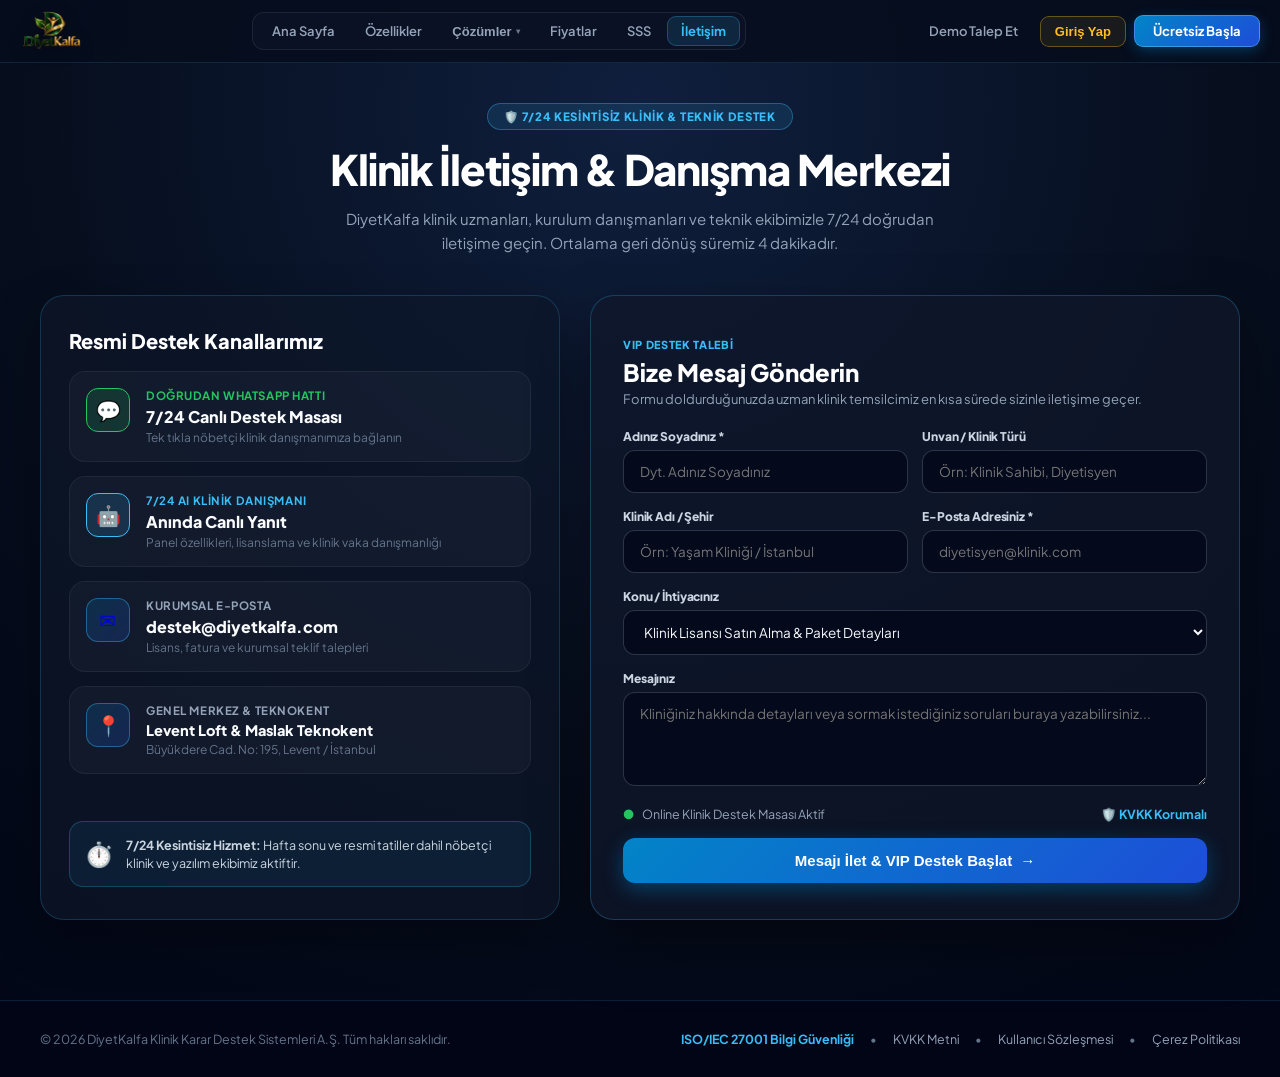
<file: iletisim.html>
﻿<!DOCTYPE html>
<html lang="tr">
<head>
  <meta charset="UTF-8">
  <meta name="viewport" content="width=device-width, initial-scale=1.0, maximum-scale=5.0, user-scalable=yes">
  <title>İletişim & 7/24 Klinik Destek | DiyetKalfa</title>
  <meta name="description" content="DiyetKalfa klinik uzmanları ve teknik destek ekibi 7/24 yanınızda. Doğrudan WhatsApp, telefon ve VIP geri arama formu.">
  <link rel="icon" type="image/png" href="logo.png">

  <!-- Google Fonts -->
  <link rel="preconnect" href="https://fonts.googleapis.com">
  <link rel="preconnect" href="https://fonts.gstatic.com" crossorigin>
  <link href="https://fonts.googleapis.com/css2?family=Plus+Jakarta+Sans:wght@400;500;600;700;800;900&display=swap" rel="stylesheet">

  <link rel="stylesheet" href="diyetkalfa_luxury_showcase.css">

  <style>
    :root {
      --bg-dark: #060d1d;
      --bg-card: rgba(15, 23, 42, 0.75);
      --border-card: rgba(56, 189, 248, 0.22);
      --gold-accent: #fbbf24;
      --blue-accent: #38bdf8;
      --font-main: 'Plus Jakarta Sans', system-ui, -apple-system, sans-serif;
    }

    * { box-sizing: border-box; margin: 0; padding: 0; }
    body {
      font-family: var(--font-main);
      background: radial-gradient(circle at 50% 10%, #0f1f3d 0%, #060d1c 55%, #020617 100%);
      color: #f8fafc;
      min-height: 100vh;
      display: flex;
      flex-direction: column;
      -webkit-font-smoothing: antialiased;
    }

    /* TOP ARCHITECTURE & NAVBAR */
    .dk-top-architecture {
      position: sticky;
      top: 0;
      z-index: 9999;
      background: rgba(6, 13, 29, 0.88);
      backdrop-filter: blur(16px);
      -webkit-backdrop-filter: blur(16px);
      border-bottom: 1px solid rgba(56, 189, 248, 0.15);
    }
    .dk-command-inner {
      max-width: 1320px;
      margin: 0 auto;
      padding: 10px 20px;
      display: flex;
      align-items: center;
      justify-content: space-between;
      gap: 16px;
    }
    .dk-brand-pod {
      display: inline-flex;
      align-items: center;
      gap: 8px;
      text-decoration: none;
    }
    .dk-original-logo-img {
      height: 42px;
      width: auto;
      max-width: 160px;
      object-fit: contain;
      filter: drop-shadow(0 3px 8px rgba(0,0,0,0.45));
    }
    .dk-segmented-nav {
      background: rgba(15, 23, 42, 0.55);
      border: 1px solid rgba(255, 255, 255, 0.08);
      border-radius: 12px;
      padding: 3px 5px;
      display: flex;
      align-items: center;
      gap: 2px;
    }
    .dk-nav-pill {
      color: #94a3b8;
      text-decoration: none;
      font-size: 13px;
      font-weight: 600;
      padding: 6px 13px;
      border-radius: 9px;
      display: inline-flex;
      align-items: center;
      gap: 4px;
      transition: all 0.2s ease;
      border: 1px solid transparent;
      background: transparent;
      cursor: pointer;
      white-space: nowrap;
    }
    .dk-nav-pill:hover {
      color: #f8fafc;
      background: rgba(255, 255, 255, 0.06);
    }
    .dk-nav-pill.active {
      background: rgba(56, 189, 248, 0.12);
      color: #38bdf8 !important;
      border-color: rgba(56, 189, 248, 0.28);
      font-weight: 700;
    }
    .dk-action-pod {
      display: flex;
      align-items: center;
      gap: 8px;
    }
    .dk-btn-sim {
      background: transparent;
      color: #94a3b8;
      border: 1px solid transparent;
      padding: 7px 13px;
      border-radius: 9px;
      font-weight: 600;
      font-size: 13px;
      cursor: pointer;
      text-decoration: none;
      transition: all 0.2s ease;
    }
    .dk-btn-sim:hover {
      color: #f8fafc;
      background: rgba(255, 255, 255, 0.06);
    }
    .dk-btn-login {
      background: rgba(251, 191, 36, 0.08);
      color: #fbbf24;
      border: 1px solid rgba(251, 191, 36, 0.35);
      padding: 7px 14px;
      border-radius: 9px;
      font-weight: 700;
      font-size: 13px;
      cursor: pointer;
      transition: all 0.2s ease;
    }
    .dk-btn-login:hover {
      background: rgba(251, 191, 36, 0.18);
      color: #ffffff;
    }
    .dk-btn-start {
      background: linear-gradient(135deg, #0284c7 0%, #1d4ed8 100%);
      color: #ffffff !important;
      text-decoration: none;
      padding: 7px 18px;
      border-radius: 9px;
      font-weight: 700;
      font-size: 13px;
      display: inline-flex;
      align-items: center;
      border: 1px solid rgba(125, 211, 252, 0.4);
      box-shadow: 0 4px 14px rgba(2, 132, 199, 0.35);
      transition: all 0.2s ease;
    }
    .dk-btn-start:hover {
      transform: translateY(-1px);
      box-shadow: 0 6px 20px rgba(2, 132, 199, 0.5);
    }

    /* BENTO MEGA SOLUTIONS DROPDOWN */
    .dk-bento-mega-menu {
      display: none;
      position: absolute;
      top: calc(100% + 14px);
      left: 50%;
      transform: translateX(-50%);
      width: 620px;
      max-width: 90vw;
      background: #ffffff;
      border: 1.5px solid #cbd5e1;
      border-radius: 22px;
      box-shadow: 0 25px 60px -12px rgba(15, 23, 42, 0.45);
      padding: 16px;
      z-index: 10005;
      max-height: 82vh;
      overflow-y: auto;
    }
    .dk-bento-grid {
      display: grid;
      grid-template-columns: repeat(2, 1fr);
      gap: 8px;
    }
    .dk-bento-mega-menu .solution-item {
      display: flex;
      align-items: flex-start;
      gap: 10px;
      padding: 10px 12px;
      border-radius: 12px;
      text-decoration: none;
      background: #f8fafc;
      border: 1px solid #e2e8f0;
      transition: all 0.18s ease;
    }
    .dk-bento-mega-menu .solution-item:hover {
      background: #eff6ff;
      border-color: #38bdf8;
    }
    .dk-bento-mega-menu .sol-icon {
      width: 32px;
      height: 32px;
      border-radius: 8px;
      background: linear-gradient(145deg, #1e3a8a, #0f172a);
      color: #38bdf8;
      display: flex;
      align-items: center;
      justify-content: center;
      flex-shrink: 0;
    }
    .dk-bento-mega-menu .sol-title {
      font-size: 13px;
      font-weight: 800;
      color: #0f172a;
    }
    .dk-bento-mega-menu .sol-desc {
      font-size: 11px;
      color: #64748b;
      line-height: 1.35;
    }

    /* MAIN CONTAINER */
    .contact-main {
      flex: 1;
      max-width: 1240px;
      width: 100%;
      margin: 0 auto;
      padding: 40px 20px 80px;
      box-sizing: border-box;
    }

    .contact-hero {
      text-align: center;
      margin-bottom: 40px;
    }
    .contact-badge {
      display: inline-flex;
      align-items: center;
      gap: 6px;
      background: rgba(56, 189, 248, 0.12);
      border: 1px solid rgba(56, 189, 248, 0.35);
      color: #38bdf8;
      padding: 5px 16px;
      border-radius: 999px;
      font-size: 11.5px;
      font-weight: 800;
      letter-spacing: 0.06em;
      text-transform: uppercase;
      margin-bottom: 12px;
    }
    .contact-title {
      font-size: clamp(28px, 4.5vw, 42px);
      font-weight: 900;
      color: #ffffff;
      margin-bottom: 12px;
      letter-spacing: -0.03em;
    }
    .contact-subtitle {
      font-size: 15px;
      color: #94a3b8;
      max-width: 640px;
      margin: 0 auto;
      line-height: 1.6;
    }

    /* 2-COLUMN SPLIT */
    .contact-split {
      display: grid;
      grid-template-columns: 1fr 1.25fr;
      gap: 30px;
      align-items: stretch;
    }

    /* LEFT CARDS */
    .contact-card-box {
      background: rgba(15, 23, 42, 0.65);
      border: 1.5px solid rgba(56, 189, 248, 0.2);
      border-radius: 24px;
      padding: 32px 28px;
      backdrop-filter: blur(14px);
      box-shadow: 0 20px 50px rgba(0,0,0,0.3);
      display: flex;
      flex-direction: column;
      justify-content: space-between;
    }
    .contact-item {
      display: flex;
      align-items: flex-start;
      gap: 16px;
      padding: 16px;
      background: rgba(255, 255, 255, 0.03);
      border: 1px solid rgba(255, 255, 255, 0.06);
      border-radius: 16px;
      margin-bottom: 14px;
      transition: all 0.2s ease;
    }
    .contact-item:hover {
      background: rgba(56, 189, 248, 0.06);
      border-color: rgba(56, 189, 248, 0.3);
      transform: translateY(-2px);
    }
    .contact-icon-bubble {
      width: 44px;
      height: 44px;
      border-radius: 12px;
      background: linear-gradient(135deg, rgba(2, 132, 199, 0.2), rgba(30, 58, 138, 0.4));
      border: 1px solid rgba(56, 189, 248, 0.4);
      display: flex;
      align-items: center;
      justify-content: center;
      font-size: 20px;
      flex-shrink: 0;
    }
    .contact-lbl {
      font-size: 11.5px;
      font-weight: 700;
      color: #94a3b8;
      text-transform: uppercase;
      letter-spacing: 0.05em;
    }
    .contact-val {
      font-size: 16px;
      font-weight: 800;
      color: #f8fafc;
      margin: 3px 0;
    }
    .contact-sub {
      font-size: 12px;
      color: #64748b;
    }

    /* RIGHT FORM */
    .contact-form-card {
      background: rgba(15, 23, 42, 0.75);
      border: 1.5px solid rgba(56, 189, 248, 0.25);
      border-radius: 24px;
      padding: 36px 32px;
      backdrop-filter: blur(14px);
      box-shadow: 0 25px 60px rgba(0,0,0,0.35);
    }
    .form-group {
      margin-bottom: 16px;
    }
    .form-group label {
      display: block;
      font-size: 12px;
      font-weight: 800;
      color: #cbd5e1;
      margin-bottom: 6px;
      letter-spacing: -0.01em;
    }
    .form-control {
      width: 100%;
      background: rgba(2, 6, 23, 0.7);
      border: 1.5px solid rgba(148, 163, 184, 0.28);
      border-radius: 12px;
      padding: 12px 16px;
      color: #f8fafc;
      font-size: 13.5px;
      font-family: inherit;
      outline: none;
      transition: all 0.2s ease;
    }
    .form-control:focus {
      border-color: #38bdf8;
      background: rgba(2, 6, 23, 0.95);
      box-shadow: 0 0 0 3px rgba(56, 189, 248, 0.2);
    }
    .form-control option {
      background: #0f172a;
      color: #f8fafc;
    }
    .btn-submit-contact {
      width: 100%;
      background: linear-gradient(135deg, #0284c7 0%, #1d4ed8 100%);
      color: #ffffff;
      border: none;
      padding: 14px 20px;
      border-radius: 12px;
      font-size: 15px;
      font-weight: 800;
      cursor: pointer;
      display: flex;
      align-items: center;
      justify-content: center;
      gap: 8px;
      box-shadow: 0 6px 20px rgba(2, 132, 199, 0.4);
      transition: all 0.2s ease;
      margin-top: 10px;
    }
    .btn-submit-contact:hover {
      transform: translateY(-2px);
      box-shadow: 0 8px 25px rgba(2, 132, 199, 0.6);
      background: linear-gradient(135deg, #0369a1 0%, #1e40af 100%);
    }

    @media (max-width: 920px) {
      .contact-split {
        grid-template-columns: 1fr;
      }
    }
  </style>
</head>
<body>

<!-- TOP HEADER -->
<header class="app-header dk-top-architecture">
  <div class="dk-command-inner">
    <a href="index.html" class="dk-brand-pod" title="DiyetKalfa Klinik Karar Destek Sistemi">
      <img src="logo.png" alt="DiyetKalfa" class="dk-original-logo-img">
    </a>

    <!-- Center Navigation -->
    <nav class="header-nav header-nav-links dk-segmented-nav">
      <a href="index.html" class="dk-nav-pill">Ana Sayfa</a>
      <a href="ozellikler.html" class="dk-nav-pill">Özellikler</a>

      <!-- 2-Column Bento Mega Solutions Dropdown -->
      <div class="dropdown-solutions-container" style="position: relative; display: inline-block;">
        <button type="button" id="btn-toggle-solutions" onclick="toggleSolutionsMenu(event)" class="dk-nav-pill">
          <span>Çözümler</span>
          <span id="solutions-chevron" style="font-size: 8px; opacity: 0.7; transition: transform 0.2s ease;">▾</span>
        </button>
        <div id="solutions-dropdown-panel" class="solutions-dropdown-box dk-bento-mega-menu">
          <div style="display: flex; justify-content: space-between; align-items: center; padding: 4px 8px 10px; border-bottom: 1.5px solid #e2e8f0; margin-bottom: 10px;">
            <div>
              <div style="font-size: 11px; font-weight: 900; color: #0284c7; text-transform: uppercase;">DİYETKALFA İNTERAKTİF KLİNİK MODÜLLERİ</div>
              <div style="font-size: 12px; color: #64748b;">15 Uzman Klinik Aracı Tek Tıkla Canlı Simüle Edin</div>
            </div>
            <span style="background: #eff6ff; color: #1d4ed8; font-size: 11px; font-weight: 800; padding: 3px 10px; border-radius: 999px;">15 Aktif Modül</span>
          </div>
          <div class="dk-bento-grid">
            <a href="javascript:void(0)" onclick="openSolutionModal('diet_program')" class="solution-item"><span class="sol-icon">🥗</span><div class="sol-text"><div class="sol-title">Diyet Programı Hazırlama</div><div class="sol-desc">DSÖ ve TÜBER uyumlu sonsuz reçete motoru</div></div></a>
            <a href="javascript:void(0)" onclick="openSolutionModal('ai_assistant')" class="solution-item"><span class="sol-icon">🤖</span><div class="sol-text"><div class="sol-title">Yapay Zeka Asistanı</div><div class="sol-desc">Canlı vaka analizi ve sayısal makro hesaplama</div></div></a>
            <a href="javascript:void(0)" onclick="openSolutionModal('clinic_mgmt')" class="solution-item"><span class="sol-icon">🏢</span><div class="sol-text"><div class="sol-title">Klinik Yönetimi</div><div class="sol-desc">White-label logo, fatura ve kurumsal kimlik</div></div></a>
            <a href="javascript:void(0)" onclick="openSolutionModal('client_tracking')" class="solution-item"><span class="sol-icon">👥</span><div class="sol-text"><div class="sol-title">Diyetisyen Danışan Takip</div><div class="sol-desc">Kilo grafiği, çevre ölçümü ve uyum skoru</div></div></a>
            <a href="javascript:void(0)" onclick="openSolutionModal('excel_tracking')" class="solution-item"><span class="sol-icon">📊</span><div class="sol-text"><div class="sol-title">Excel Danışan Çizelgesi</div><div class="sol-desc">Excel dosyalarını tek tıkla aktarın ve yönetin</div></div></a>
            <a href="javascript:void(0)" onclick="openSolutionModal('online_diet')" class="solution-item"><span class="sol-icon">💻</span><div class="sol-text"><div class="sol-title">Online Diyetisyen Programı</div><div class="sol-desc">Görüntülü seans ve WhatsApp reçete paylaşımı</div></div></a>
            <a href="javascript:void(0)" onclick="openSolutionModal('appointments')" class="solution-item"><span class="sol-icon">📅</span><div class="sol-text"><div class="sol-title">Randevu Takvimi & SMS</div><div class="sol-desc">Rehber senkronizasyonu ve otomatik hatırlatma SMS</div></div></a>
            <a href="javascript:void(0)" onclick="openSolutionModal('enabiz')" class="solution-item"><span class="sol-icon">🏥</span><div class="sol-text"><div class="sol-title">e-Nabız & HOMA-IR Yazılımı</div><div class="sol-desc">Bakanlık uyumlu laboratuvar tahlil yorumlama</div></div></a>
            <a href="javascript:void(0)" onclick="openSolutionModal('anamnez')" class="solution-item"><span class="sol-icon">📋</span><div class="sol-text"><div class="sol-title">Dijital Onam ve Anamnez</div><div class="sol-desc">KVKK onaylı mobil hasta bilgi formu</div></div></a>
            <a href="javascript:void(0)" onclick="openSolutionModal('website')" class="solution-item"><span class="sol-icon">🌐</span><div class="sol-text"><div class="sol-title">Diyetisyen Web Sitesi</div><div class="sol-desc">Kişisel alan adı, SEO ve Instagram BioLink</div></div></a>
            <a href="javascript:void(0)" onclick="openSolutionModal('calorie')" class="solution-item"><span class="sol-icon">🔢</span><div class="sol-text"><div class="sol-title">Kalori Hesaplama Motoru</div><div class="sol-desc">Mifflin-St Jeor & DSÖ BMR/TDEE hesaplayıcı</div></div></a>
            <a href="javascript:void(0)" onclick="openSolutionModal('branches')" class="solution-item"><span class="sol-icon">🩺</span><div class="sol-text"><div class="sol-title">Klinik: Diğer Branşlar</div><div class="sol-desc">Fonksiyonel tıp, sporcu, bariatrik ve pediatri</div></div></a>
            <a href="javascript:void(0)" onclick="openSolutionModal('experts')" class="solution-item"><span class="sol-icon">🔍</span><div class="sol-text"><div class="sol-title">Tüm Uzmanlar Ağı</div><div class="sol-desc">Türkiye geneli akredite diyetisyen rehberi</div></div></a>
            <a href="javascript:void(0)" onclick="openSolutionModal('blog')" class="solution-item"><span class="sol-icon">📚</span><div class="sol-text"><div class="sol-title">Bilimsel Klinik Blog</div><div class="sol-desc">Kanıta dayalı ESPEN & DSÖ vaka yayınları</div></div></a>
            <a href="javascript:void(0)" onclick="openSolutionModal('recipes')" class="solution-item"><span class="sol-icon">🍲</span><div class="sol-text"><div class="sol-title">Türkomp Klinik Tarifler</div><div class="sol-desc">Makroları hesaplanmış 100+ diyet reçetesi</div></div></a>
          </div>
        </div>
      </div>

      <a href="fiyatlar.html" class="dk-nav-pill">Fiyatlar</a>
      <a href="sss.html" class="dk-nav-pill">SSS</a>
      <a href="iletisim.html" class="dk-nav-pill active">İletişim</a>
    </nav>

    <!-- Right Actions -->
    <div class="header-actions dk-action-pod">
      <a href="demo.html" class="dk-btn-sim">Demo Talep Et</a>
      <button type="button" onclick="openLoginModal()" class="dk-btn-login">Giriş Yap</button>
      <a href="kayit.html" class="dk-btn-start">Ücretsiz Başla</a>
    </div>
  </div>
</header>

<!-- MAIN CONTENT -->
<main class="contact-main">
  <div class="contact-hero">
    <div class="contact-badge">🛡️ 7/24 KESİNTİSİZ KLİNİK & TEKNİK DESTEK</div>
    <h1 class="contact-title">Klinik İletişim & Danışma Merkezi</h1>
    <p class="contact-subtitle">
      DiyetKalfa klinik uzmanları, kurulum danışmanları ve teknik ekibimizle 7/24 doğrudan iletişime geçin. Ortalama geri dönüş süremiz 4 dakikadır.
    </p>
  </div>

  <div class="contact-split">
    <!-- SOL: DOĞRUDAN İLETİŞİM KANALLARI -->
    <div class="contact-card-box">
      <div>
        <h3 style="font-size: 20px; font-weight: 800; color: #ffffff; margin-bottom: 18px;">
          Resmi Destek Kanallarımız
        </h3>

        <!-- WhatsApp -->
        <a href="javascript:void(0)" onclick="toggleAiChat(); return false;" target="_blank" rel="noopener noreferrer" style="text-decoration: none;">
          <div class="contact-item">
            <div class="contact-icon-bubble" style="border-color: #22c55e; background: rgba(34, 197, 94, 0.15); color: #22c55e;">
              💬
            </div>
            <div>
              <div class="contact-lbl" style="color: #22c55e;">DOĞRUDAN WHATSAPP HATTI</div>
              <div class="contact-val">7/24 Canlı Destek Masası</div>
              <div class="contact-sub">Tek tıkla nöbetçi klinik danışmanımıza bağlanın</div>
            </div>
          </div>
        </a>

        <!-- 7/24 AI Klinik Danışmanı -->
        <a href="javascript:void(0)" onclick="if(typeof toggleAiChat==='function')toggleAiChat();return false;" style="text-decoration: none;">
          <div class="contact-item">
            <div class="contact-icon-bubble" style="border-color: #38bdf8; background: rgba(56, 189, 248, 0.15); color: #38bdf8;">
              🤖
            </div>
            <div>
              <div class="contact-lbl" style="color: #38bdf8;">7/24 AI KLİNİK DANIŞMANI</div>
              <div class="contact-val">Anında Canlı Yanıt</div>
              <div class="contact-sub">Panel özellikleri, lisanslama ve klinik vaka danışmanlığı</div>
            </div>
          </div>
        </a>

        <!-- E-Posta -->
        <a href="mailto:destek@diyetkalfa.com" style="text-decoration: none;">
          <div class="contact-item">
            <div class="contact-icon-bubble">
              ✉️
            </div>
            <div>
              <div class="contact-lbl">KURUMSAL E-POSTA</div>
              <div class="contact-val">destek@diyetkalfa.com</div>
              <div class="contact-sub">Lisans, fatura ve kurumsal teklif talepleri</div>
            </div>
          </div>
        </a>

        <!-- Ofis Adres -->
        <div class="contact-item">
          <div class="contact-icon-bubble">
            📍
          </div>
          <div>
            <div class="contact-lbl">GENEL MERKEZ & TEKNOKENT</div>
            <div class="contact-val" style="font-size: 14.5px;">Levent Loft & Maslak Teknokent</div>
            <div class="contact-sub">Büyükdere Cad. No: 195, Levent / İstanbul</div>
          </div>
        </div>
      </div>

      <div style="background: rgba(56, 189, 248, 0.08); border: 1px solid rgba(56, 189, 248, 0.25); border-radius: 14px; padding: 14px; display: flex; align-items: center; gap: 12px; margin-top: 10px;">
        <span style="font-size: 24px;">⏱️</span>
        <div style="font-size: 12.5px; color: #cbd5e1; line-height: 1.45;">
          <strong>7/24 Kesintisiz Hizmet:</strong> Hafta sonu ve resmi tatiller dahil nöbetçi klinik ve yazılım ekibimiz aktiftir.
        </div>
      </div>
    </div>

    <!-- SAĞ: VIP İLETİŞİM & GERİ ARAMA FORMU -->
    <div class="contact-form-card">
      <div style="margin-bottom: 22px;">
        <span style="font-size: 11px; font-weight: 800; color: #38bdf8; text-transform: uppercase; letter-spacing: 0.06em;">VIP DESTEK TALEBİ</span>
        <h2 style="font-size: 24px; font-weight: 900; color: #ffffff; margin-top: 4px;">Bize Mesaj Gönderin</h2>
        <p style="font-size: 13px; color: #94a3b8; margin-top: 4px;">Formu doldurduğunuzda uzman klinik temsilcimiz en kısa sürede sizinle iletişime geçer.</p>
      </div>

      <form id="contact-vip-form" onsubmit="handleContactSubmit(event)">
        <div style="display: grid; grid-template-columns: 1fr 1fr; gap: 14px;">
          <div class="form-group">
            <label for="contact-name">Adınız Soyadınız *</label>
            <input type="text" id="contact-name" class="form-control" placeholder="Dyt. Adınız Soyadınız" required>
          </div>
          <div class="form-group">
            <label for="contact-title">Unvan / Klinik Türü</label>
            <input type="text" id="contact-title" class="form-control" placeholder="Örn: Klinik Sahibi, Diyetisyen">
          </div>
        </div>

        <div style="display: grid; grid-template-columns: 1fr 1fr; gap: 14px;">
          <div class="form-group">
            <label for="contact-city">Klinik Adı / Şehir</label>
            <input type="text" id="contact-city" class="form-control" placeholder="Örn: Yaşam Kliniği / İstanbul">
          </div>
          <div class="form-group">
            <label for="contact-email">E-Posta Adresiniz *</label>
            <input type="email" id="contact-email" class="form-control" placeholder="diyetisyen@klinik.com" required>
          </div>
        </div>

        <div class="form-group">
          <label for="contact-subject">Konu / İhtiyacınız</label>
          <select id="contact-subject" class="form-control">
            <option value="lisans">Klinik Lisansı Satın Alma & Paket Detayları</option>
            <option value="demo">Özel Birebir Canlı Demo Sunumu Talebi</option>
            <option value="destek">Teknik Destek & e-Nabız / Excel Aktarımı</option>
            <option value="ozel">Özel Kurumsal ve Çoklu Diyetisyen Entegrasyonu</option>
          </select>
        </div>

        <div class="form-group">
          <label for="contact-msg">Mesajınız</label>
          <textarea id="contact-msg" class="form-control" rows="4" placeholder="Kliniğiniz hakkında detayları veya sormak istediğiniz soruları buraya yazabilirsiniz..." style="resize: vertical;"></textarea>
        </div>

        <div style="display: flex; align-items: center; justify-content: space-between; margin-bottom: 16px; font-size: 12.5px; color: #94a3b8;">
          <span style="display: flex; align-items: center; gap: 8px;">
            <span style="color: #22c55e;">●</span> <span>Online Klinik Destek Masası Aktif</span>
          </span>
          <span style="color: #38bdf8; font-weight: 700;">🛡️ KVKK Korumalı</span>
        </div>

        <button type="submit" class="btn-submit-contact" id="btn-contact-send">
          <span>Mesajı İlet & VIP Destek Başlat</span>
          <span>→</span>
        </button>

        <div id="contact-alert-box" style="display: none; margin-top: 14px; padding: 14px; border-radius: 12px; background: rgba(34, 197, 94, 0.15); border: 1.5px solid #22c55e; color: #86efac; font-size: 13px; font-weight: 700; line-height: 1.5;">
          ✓ Talebiniz başarıyla alındı! Klinik koordinatörümüz e-posta adresiniz üzerinden en kısa sürede sizinle iletişime geçecektir.
        </div>
      </form>
    </div>
  </div>
</main>

<!-- FOOTER -->
<footer style="background: rgba(2, 6, 23, 0.95); border-top: 1px solid rgba(56, 189, 248, 0.15); padding: 30px 20px; font-size: 12.5px; color: #64748b; text-align: center;">
  <div style="max-width: 1200px; margin: 0 auto; display: flex; justify-content: space-between; align-items: center; flex-wrap: wrap; gap: 14px;">
    <div>
      © 2026 DiyetKalfa Klinik Karar Destek Sistemleri A.Ş. Tüm hakları saklıdır.
    </div>
    <div style="display: flex; align-items: center; gap: 16px; flex-wrap: wrap;">
      <a href="javascript:void(0)" onclick="openLegalModal('iso')" style="color: #38bdf8; text-decoration: none; font-weight: 700;">ISO/IEC 27001 Bilgi Güvenliği</a>
      <span>•</span>
      <a href="javascript:void(0)" onclick="openLegalModal('kvkk')" style="color: #94a3b8; text-decoration: none;">KVKK Metni</a>
      <span>•</span>
      <a href="javascript:void(0)" onclick="openLegalModal('sozlesme')" style="color: #94a3b8; text-decoration: none;">Kullanıcı Sözleşmesi</a>
      <span>•</span>
      <a href="javascript:void(0)" onclick="openLegalModal('cerez')" style="color: #94a3b8; text-decoration: none;">Çerez Politikası</a>
    </div>
  </div>
</footer>

<!-- SOLUTIONS MODAL CONTAINER -->
<div id="solution-details-modal" style="display: none; position: fixed; top: 0; left: 0; width: 100vw; height: 100vh; background: rgba(15, 23, 42, 0.75); backdrop-filter: blur(8px); -webkit-backdrop-filter: blur(8px); z-index: 10006; align-items: center; justify-content: center; padding: 16px;">
  <div style="background: #ffffff; border-radius: 24px; max-width: 820px; width: 100%; box-shadow: 0 25px 60px rgba(0,0,0,0.3); border: 1.5px solid #cbd5e1; padding: 28px 24px; position: relative; max-height: 92vh; overflow-y: auto;">
    <button type="button" onclick="closeSolutionModal()" style="position: absolute; top: 18px; right: 18px; background: #f1f5f9; border: none; width: 34px; height: 34px; border-radius: 50%; color: #475569; font-size: 16px; font-weight: 800; cursor: pointer;">✕</button>
    <div style="display: flex; align-items: center; gap: 14px; margin-bottom: 20px;">
      <div id="sol-modal-icon" style="width: 52px; height: 52px; border-radius: 14px; background: linear-gradient(135deg, #1e3a8a, #0f172a); color: #38bdf8; display: flex; align-items: center; justify-content: center; font-size: 26px;">🥗</div>
      <div>
        <h2 id="sol-modal-title" style="font-size: 20px; font-weight: 900; color: #0f172a; margin: 0;">Çözüm Başlığı</h2>
        <p id="sol-modal-desc" style="font-size: 13px; color: #475569; margin: 3px 0 0;">Çözüm açıklaması</p>
      </div>
    </div>
    <div id="sol-modal-body"></div>
    <div style="margin-top: 20px; padding-top: 16px; border-top: 1px solid #e2e8f0; display: flex; justify-content: space-between; align-items: center; flex-wrap: wrap; gap: 10px;">
      <span style="font-size: 12px; color: #64748b;">🛡️ 7 gün ücretsiz deneyin. Kredi kartı gerekmez.</span>
      <button type="button" onclick="startClinicTrialOrRegister('Profesyonel Paket')" style="background: linear-gradient(135deg, #0284c7, #1d4ed8); color: #fff; border: none; padding: 10px 20px; border-radius: 10px; font-weight: 800; cursor: pointer;">Kliniğimde Başlat (0 TL) →</button>
    </div>
  </div>
</div>

<!-- LOGIN MODAL -->
<div id="modal-login" style="display: none; position: fixed; top: 0; left: 0; width: 100vw; height: 100vh; background: rgba(15, 23, 42, 0.75); backdrop-filter: blur(8px); -webkit-backdrop-filter: blur(8px); z-index: 10006; align-items: center; justify-content: center; padding: 16px;">
  <div style="background: #ffffff; border-radius: 24px; max-width: 440px; width: 100%; box-shadow: 0 25px 60px rgba(0,0,0,0.3); border: 1.5px solid #cbd5e1; padding: 28px; position: relative;">
    <button type="button" onclick="closeLoginModal()" style="position: absolute; top: 16px; right: 16px; background: #f1f5f9; border: none; width: 32px; height: 32px; border-radius: 50%; color: #475569; font-size: 15px; font-weight: 800; cursor: pointer;">✕</button>
    <h3 style="font-size: 20px; font-weight: 900; color: #0f172a; margin-bottom: 6px;">Diyetisyen Klinik Girişi</h3>
    <p style="font-size: 13px; color: #64748b; margin-bottom: 18px;">Lisanslı klinik panelinize güvenli giriş yapın.</p>
    <form onsubmit="handleModalLogin(event)">
      <div style="margin-bottom: 14px;">
        <label style="display: block; font-size: 12px; font-weight: 800; color: #334155; margin-bottom: 4px;">E-Posta veya Sicil No</label>
        <input type="text" id="modal-login-email" placeholder="diyetisyen@klinik.com veya Sicil No" style="width: 100%; padding: 11px 14px; border-radius: 10px; border: 1.5px solid #94a3b8; font-size: 13.5px; outline: none;">
      </div>
      <div style="margin-bottom: 16px;">
        <label style="display: block; font-size: 12px; font-weight: 800; color: #334155; margin-bottom: 4px;">Şifre</label>
        <input type="password" id="modal-login-password" placeholder="••••••••" style="width: 100%; padding: 11px 14px; border-radius: 10px; border: 1.5px solid #94a3b8; font-size: 13.5px; outline: none;">
      </div>
      <button type="submit" style="width: 100%; background: linear-gradient(135deg, #0284c7, #1d4ed8); color: #fff; border: none; padding: 12px; border-radius: 10px; font-weight: 800; font-size: 14px; cursor: pointer;">Giriş Yap & Panele Geç →</button>
    </form>
  </div>
</div>

<script src="diyetkalfa_solutions_engine.js"></script>
<script src="diyetkalfa_legal_modal.js"></script>

<script>
function openLoginModal() {
  var modal = document.getElementById('modal-login');
  if (modal) modal.style.display = 'flex';
}
function closeLoginModal() {
  var modal = document.getElementById('modal-login');
  if (modal) modal.style.display = 'none';
}
function handleModalLogin(e) {
  if (e) e.preventDefault();
  var email = document.getElementById('modal-login-email') ? document.getElementById('modal-login-email').value.trim() : '';
  if (email) {
    try {
      localStorage.setItem('diyetkalfa_licensed', 'true');
      localStorage.setItem('diyetkalfa_unlocked', 'true');
      localStorage.setItem('diyetkalfa_dietitian_name', email.split('@')[0]);
    } catch(err) {}
    window.location.href = 'panel.html';
  } else {
    alert('Lütfen e-posta adresinizi girin.');
  }
}

function handleContactSubmit(e) {
  if (e) e.preventDefault();
  var name = document.getElementById('contact-name').value.trim();
  var city = document.getElementById('contact-city') ? document.getElementById('contact-city').value.trim() : '';
  var email = document.getElementById('contact-email').value.trim();
  var subj = document.getElementById('contact-subject').value;
  var msg = document.getElementById('contact-msg').value.trim();

  if (!name || !email) {
    alert('Lütfen adınızı ve e-posta adresinizi girin.');
    return;
  }

  try {
    var inquiries = JSON.parse(localStorage.getItem('diyetkalfa_contact_inquiries') || '[]');
    inquiries.push({ name: name, city: city, email: email, subject: subj, message: msg, date: new Date().toISOString() });
    localStorage.setItem('diyetkalfa_contact_inquiries', JSON.stringify(inquiries));
  } catch(err) {}

  var btn = document.getElementById('btn-contact-send');
  var alertBox = document.getElementById('contact-alert-box');

  if (btn) {
    btn.innerHTML = '✓ İletildi, Teşekkürler!';
    btn.style.background = '#059669';
    btn.disabled = true;
  }

  if (alertBox) {
    alertBox.style.display = 'block';
  }
}
</script>

</body>
</html>
</file>
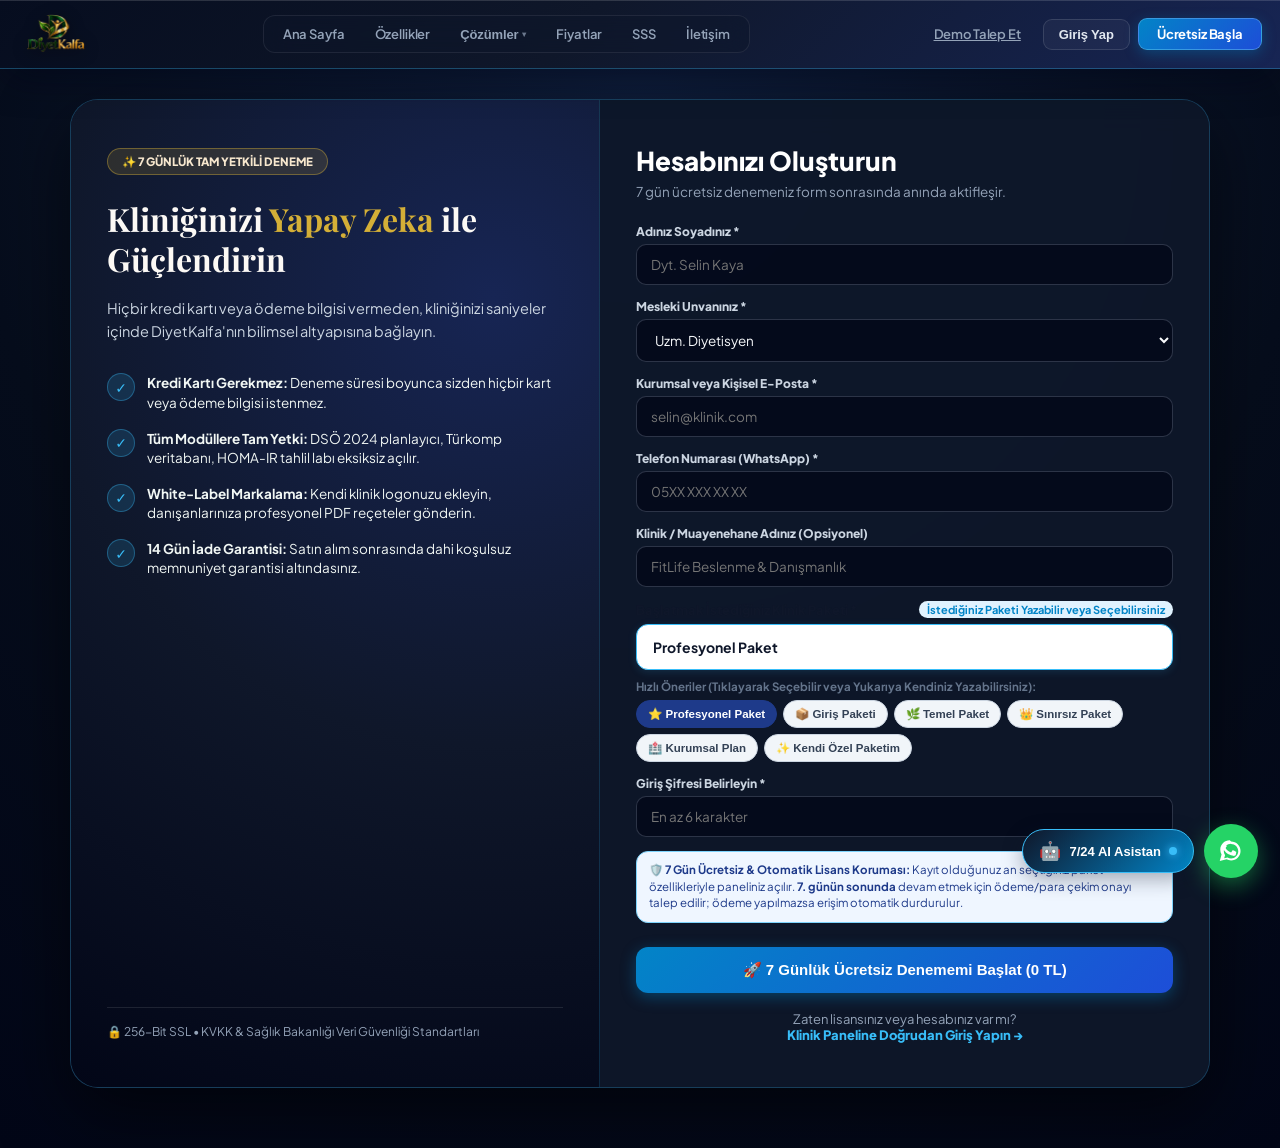
<file: kayit.html>
﻿<!DOCTYPE html>
<html lang="tr">
<head>
  <meta charset="UTF-8">
  <meta name="viewport" content="width=device-width, initial-scale=1.0, maximum-scale=5.0, user-scalable=yes">
  <title>7 Gün Ücretsiz Başla & Kayıt Ol | DiyetKalfa</title>
  <meta name="description" content="Kredi kartı gerekmeden 7 günlük ücretsiz tam yetkili DiyetKalfa klinik lisansınızı hemen başlatın.">
  <link rel="icon" type="image/png" href="logo.png">

  <!-- Google Fonts: Plus Jakarta Sans & Playfair Display -->
  <link rel="preconnect" href="https://fonts.googleapis.com">
  <link rel="preconnect" href="https://fonts.gstatic.com" crossorigin>
  <link href="https://fonts.googleapis.com/css2?family=Plus+Jakarta+Sans:wght@400;500;600;700;800;900&family=Playfair+Display:ital,wght@0,600;0,700;0,800;1,600&display=swap" rel="stylesheet">

  <style>
    :root {
      --luxury-espresso: #0f172a;
      --luxury-green: #1e3a8a;
      --luxury-green-dark: #0f172a;
      --earth-taba: #6366f1;
      --earth-taba-dark: #4f46e5;
      --cream-beige: #f4f7fb;
      --cream-beige-dark: #e2e8f0;
      --cream-beige-border: #cbd5e1;
      --text-main: #0f172a;
      --text-muted: #475569;
      --gold-accent: #d4af37;
      --font-main: 'Plus Jakarta Sans', system-ui, -apple-system, sans-serif;
      --font-display: 'Playfair Display', Georgia, serif;
    }

    * { box-sizing: border-box; margin: 0; padding: 0; }
    body {
      font-family: var(--font-main);
      background: radial-gradient(circle at 50% 10%, #0f1f3d 0%, #060d1c 55%, #020617 100%);
      color: #f8fafc;
      min-height: 100vh;
      display: flex;
      flex-direction: column;
      -webkit-font-smoothing: antialiased;
    }

    /* HEADER */
    .register-header {
      padding: 16px 24px;
      display: flex;
      justify-content: space-between;
      align-items: center;
      max-width: 1200px;
      margin: 0 auto;
      width: 100%;
    }
    .register-header img {
      height: 48px;
    }

    /* MAIN CONTAINER */
    .register-main {
      flex: 1;
      display: flex;
      align-items: center;
      justify-content: center;
      padding: 30px 24px 60px;
      width: 100%;
      box-sizing: border-box;
    }
    .register-card-wrap {
      max-width: 1140px;
      width: 100%;
      background: rgba(15, 23, 42, 0.85);
      border-radius: 28px;
      border: 1.5px solid rgba(56, 189, 248, 0.25);
      box-shadow: 0 25px 70px rgba(0, 0, 0, 0.55);
      display: grid;
      grid-template-columns: 1fr 1.15fr;
      overflow: hidden;
      backdrop-filter: blur(16px);
      -webkit-backdrop-filter: blur(16px);
    }

    /* SOL: BİLGİLENDİRME & GÜVEN PANELİ */
    .register-left {
      background: radial-gradient(circle at 80% 20%, #172554 0%, #0f172a 50%, #020617 100%);
      color: #ffffff;
      padding: 48px 36px;
      display: flex;
      flex-direction: column;
      justify-content: space-between;
      border-right: 1.5px solid rgba(56, 189, 248, 0.2);
    }
    .register-badge {
      display: inline-flex;
      align-items: center;
      gap: 6px;
      background: rgba(212, 175, 55, 0.15);
      border: 1px solid rgba(212, 175, 55, 0.4);
      color: #f7e7ce;
      padding: 5px 14px;
      border-radius: 999px;
      font-size: 11.5px;
      font-weight: 800;
      text-transform: uppercase;
      margin-bottom: 24px;
    }
    .register-left h2 {
      font-family: var(--font-display);
      font-size: 32px;
      font-weight: 700;
      line-height: 1.25;
      margin-bottom: 18px;
      color: #fcf9f5;
    }
    .register-left h2 span {
      color: var(--gold-accent);
    }
    .register-left p {
      font-size: 14.5px;
      color: #cbd5e1;
      line-height: 1.6;
      margin-bottom: 30px;
    }

    .benefit-item {
      display: flex;
      align-items: flex-start;
      gap: 12px;
      margin-bottom: 16px;
    }
    .benefit-item .icon {
      background: rgba(56, 189, 248, 0.15);
      border: 1px solid rgba(56, 189, 248, 0.35);
      width: 28px;
      height: 28px;
      border-radius: 50%;
      display: flex;
      align-items: center;
      justify-content: center;
      color: #38bdf8;
      font-weight: 900;
      font-size: 14px;
      flex-shrink: 0;
    }
    .benefit-item div {
      font-size: 13.5px;
      color: #f1f7f4;
      line-height: 1.45;
    }

    /* SAĞ: KAYIT FORMU */
    .register-right {
      padding: 44px 36px;
      background: rgba(15, 23, 42, 0.65);
    }
    .form-title {
      font-size: 26px;
      font-weight: 900;
      color: #ffffff;
      margin-bottom: 6px;
    }
    .form-subtitle {
      font-size: 13.5px;
      color: #94a3b8;
      margin-bottom: 24px;
    }

    .form-group {
      margin-bottom: 14px;
    }
    .form-group label {
      font-size: 12px;
      font-weight: 800;
      color: #cbd5e1;
      display: block;
      margin-bottom: 5px;
    }
    .form-group input, .form-group select {
      width: 100%;
      padding: 11px 14px;
      border-radius: 10px;
      border: 1.5px solid rgba(148, 163, 184, 0.28);
      font-size: 13.5px;
      font-family: inherit;
      color: #f8fafc;
      background: rgba(2, 6, 23, 0.7);
      outline: none;
      transition: all 0.2s;
    }
    .form-group input:focus, .form-group select:focus {
      border-color: #38bdf8;
      background: rgba(2, 6, 23, 0.95);
      box-shadow: 0 0 0 3px rgba(56, 189, 248, 0.2);
    }
    .form-group option {
      background: #0f172a;
      color: #f8fafc;
    }

    .btn-submit-reg {
      width: 100%;
      background: linear-gradient(135deg, #0284c7 0%, #1d4ed8 100%);
      color: #ffffff;
      border: none;
      padding: 14px;
      border-radius: 12px;
      font-weight: 900;
      font-size: 15px;
      cursor: pointer;
      margin-top: 10px;
      box-shadow: 0 4px 15px rgba(2, 132, 199, 0.4);
      transition: all 0.25s;
    }
    .btn-submit-reg:hover {
      transform: translateY(-2px);
      box-shadow: 0 6px 20px rgba(2, 132, 199, 0.6);
      background: linear-gradient(135deg, #0369a1 0%, #1e40af 100%);
    }

    .login-link {
      text-align: center;
      margin-top: 18px;
      font-size: 13px;
      color: #94a3b8;
    }
    .login-link a {
      color: #38bdf8;
      font-weight: 800;
      text-decoration: none;
    }
    .login-link a:hover { text-decoration: underline; }

    @media (max-width: 820px) {
      .register-card-wrap { grid-template-columns: 1fr; }
      .register-left { display: none; }
      .register-right { padding: 32px 24px; }
    }

    /* 7/24 DİYETKALFA AI ASİSTAN VE İLETİŞİM PANELİ STİLLERİ */
    @keyframes popIn {
      from { opacity: 0; transform: scale(0.92) translateY(12px); }
      to { opacity: 1; transform: scale(1) translateY(0); }
    }
    .ai-msg-bubble {
      max-width: 86%;
      padding: 10px 14px;
      border-radius: 14px;
      line-height: 1.45;
      word-break: break-word;
    }
    .ai-msg-bot {
      background: #ffffff;
      color: #0f172a;
      border: 1px solid #e2e8f0;
      align-self: flex-start;
      border-bottom-left-radius: 4px;
      box-shadow: 0 2px 6px rgba(0,0,0,0.03);
    }
    .ai-msg-user {
      background: linear-gradient(135deg, #0284c7 0%, #2563eb 100%);
      color: #ffffff;
      align-self: flex-end;
      border-bottom-right-radius: 4px;
    }
    .ai-chip-btn {
      background: #ffffff;
      border: 1px solid #cbd5e1;
      color: #0284c7;
      font-size: 11.5px;
      font-weight: 700;
      padding: 6px 12px;
      border-radius: 999px;
      cursor: pointer;
      text-align: left;
      transition: all 0.15s;
    }
    .ai-chip-btn:hover {
      background: #eff6ff;
      border-color: #0284c7;
    }
    .ai-link-btn {
      display: inline-flex;
      align-items: center;
      gap: 3px !important;
      margin-top: 8px;
      padding: 6px 12px;
      border-radius: 999px;
      font-size: 11.5px;
      font-weight: 800;
      text-decoration: none;
    }
  </style>
<style id="dk-luxury-logo-guaranteed-styles">
  .dk-brand-pod {
    display: inline-flex !important;
    align-items: center !important;
    gap: 8px !important;
    text-decoration: none !important;
    flex-shrink: 0 !important;
    padding: 2px 6px !important;
    border-radius: 12px !important;
    background: transparent !important;
    transition: all 0.2s ease !important;
    max-height: 48px !important;
  }
  .dk-brand-pod:hover {
    transform: translateY(-1px) !important;
  }
  .dk-original-logo-img,
  img.dk-original-logo-img,
  a.dk-brand-pod img {
    height: 42px !important;
    max-height: 42px !important;
    width: auto !important;
    max-width: 160px !important;
    object-fit: contain !important;
    display: inline-block !important;
    vertical-align: middle !important;
    filter: drop-shadow(0 3px 8px rgba(0, 0, 0, 0.45)) !important;
    transition: transform 0.2s ease, filter 0.2s ease !important;
  }
  .dk-brand-pod:hover .dk-original-logo-img,
  .dk-brand-pod:hover img {
    filter: drop-shadow(0 4px 14px rgba(56, 189, 248, 0.4)) drop-shadow(0 2px 6px rgba(0, 0, 0, 0.6)) !important;
    transform: scale(1.02) !important;
  }
  .dk-logo-edition-tag {
    display: inline-flex !important;
    align-items: center !important;
    gap: 4px !important;
    font-size: 10px !important;
    font-weight: 800 !important;
    letter-spacing: 0.05em !important;
    color: #38bdf8 !important;
    background: rgba(30, 58, 138, 0.4) !important;
    border: 1px solid rgba(56, 189, 248, 0.35) !important;
    padding: 2px 8px !important;
    border-radius: 999px !important;
    text-decoration: none !important;
    white-space: nowrap !important;
  }
  .dk-tag-pulse {
    width: 6px !important;
    height: 6px !important;
    border-radius: 50% !important;
    background: #38bdf8 !important;
    box-shadow: 0 0 6px #38bdf8 !important;
    display: inline-block !important;
  }
</style>
</head>
<body>

  <!-- HEADER -->
  <!-- ========================================================================== -->
<!-- DIYETKALFA 3D EMBOSSED LUXURY COMMAND HEADER (TEK KATMANLI MODERN MİMARİ)  -->
<!-- ========================================================================== -->
<style>
  @import url('https://fonts.googleapis.com/css2?family=Outfit:wght@600;700;800;900&family=Plus+Jakarta+Sans:wght@500;600;700;800;900&display=swap');

  .dk-top-architecture {
    position: sticky;
    top: 0;
    z-index: 10000;
    width: 100%;
    font-family: 'Plus Jakarta Sans', system-ui, -apple-system, sans-serif;
  }
  .dk-main-command-header {
    background: linear-gradient(135deg, #060d1f 0%, #0f172a 45%, #172554 100%);
    backdrop-filter: blur(22px);
    -webkit-backdrop-filter: blur(22px);
    border-bottom: 1.5px solid rgba(56, 189, 248, 0.32);
    box-shadow: 0 14px 36px -8px rgba(2, 6, 23, 0.55), inset 0 1px 0 rgba(255, 255, 255, 0.14);
    padding: 11px 18px;
  }
  .dk-command-inner {
    max-width: 1320px;
    margin: 0 auto;
    display: flex;
    align-items: center;
    justify-content: space-between;
    gap: 10px;
  }
  /* 3D Kabartmalı (Embossed) Logo Stili */
  
  /* 3D Kabartmalı Buton İkon Podları */
  .dk-3d-btn-svg, .dk-3d-icon-pod {
    width: 24px;
    height: 24px;
    border-radius: 8px;
    background: linear-gradient(145deg, rgba(56, 189, 248, 0.22), rgba(15, 23, 42, 0.75));
    border: 1px solid rgba(125, 211, 252, 0.35);
    box-shadow: inset 0 1px 1px rgba(255, 255, 255, 0.35), 0 2px 5px rgba(0, 0, 0, 0.35);
    display: inline-flex;
    align-items: center;
    justify-content: center;
    color: #38bdf8;
    flex-shrink: 0;
  }
  .dk-nav-pill.active .dk-3d-btn-svg, .dk-btn-start .dk-3d-btn-svg {
    background: linear-gradient(145deg, rgba(255, 255, 255, 0.28), rgba(15, 23, 42, 0.35));
    border-color: rgba(255, 255, 255, 0.5);
    color: #ffffff;
  }
  .dk-btn-login .dk-3d-btn-svg {
    background: linear-gradient(145deg, rgba(251, 191, 36, 0.25), rgba(15, 23, 42, 0.75));
    border-color: rgba(251, 191, 36, 0.5);
    color: #fbbf24;
  }
    .dk-segmented-nav {
    background: rgba(15, 23, 42, 0.45);
    border: 1px solid rgba(255, 255, 255, 0.08);
    backdrop-filter: blur(12px);
    -webkit-backdrop-filter: blur(12px);
    border-radius: 12px;
    padding: 3px 5px;
    display: flex;
    align-items: center;
    gap: 2px;
  }
  .dk-nav-pill {
    color: #94a3b8;
    text-decoration: none;
    font-size: 13px;
    font-weight: 600;
    padding: 6px 13px;
    border-radius: 9px;
    display: inline-flex;
    align-items: center;
    gap: 4px;
    transition: all 0.2s cubic-bezier(0.16, 1, 0.3, 1);
    border: 1px solid transparent;
    background: transparent;
    cursor: pointer;
    white-space: nowrap;
    letter-spacing: -0.01em;
  }
  .dk-nav-pill:hover {
    color: #f8fafc;
    background: rgba(255, 255, 255, 0.06);
    border-color: rgba(255, 255, 255, 0.08);
  }
  .dk-nav-pill.active {
    background: rgba(56, 189, 248, 0.12);
    color: #38bdf8 !important;
    border-color: rgba(56, 189, 248, 0.28);
    font-weight: 700;
  }
  .dk-action-pod {
    display: flex;
    align-items: center;
    gap: 8px;
    flex-shrink: 0;
  }
  .dk-btn-sim {
    background: transparent;
    color: #94a3b8;
    border: 1px solid transparent;
    padding: 7px 13px;
    border-radius: 9px;
    font-weight: 600;
    font-size: 13px;
    cursor: pointer;
    display: inline-flex;
    align-items: center;
    transition: all 0.2s ease;
    white-space: nowrap;
    letter-spacing: -0.01em;
  }
  .dk-btn-sim:hover {
    color: #ffffff;
    background: rgba(255, 255, 255, 0.06);
  }
  .dk-btn-login {
    background: rgba(255, 255, 255, 0.04);
    color: #e2e8f0;
    border: 1px solid rgba(255, 255, 255, 0.12);
    padding: 7px 15px;
    border-radius: 9px;
    font-weight: 600;
    font-size: 13px;
    cursor: pointer;
    display: inline-flex;
    align-items: center;
    transition: all 0.2s ease;
    white-space: nowrap;
    letter-spacing: -0.01em;
  }
  .dk-btn-login:hover {
    color: #ffffff;
    background: rgba(255, 255, 255, 0.08);
    border-color: rgba(255, 255, 255, 0.24);
  }
  .dk-btn-start {
    background: linear-gradient(135deg, #0284c7 0%, #1d4ed8 100%);
    color: #ffffff !important;
    text-decoration: none;
    padding: 7px 18px;
    border-radius: 9px;
    font-weight: 700;
    font-size: 13px;
    display: inline-flex;
    align-items: center;
    border: 1px solid rgba(125, 211, 252, 0.4);
    box-shadow: 0 4px 14px rgba(2, 132, 199, 0.35);
    transition: all 0.2s ease;
    white-space: nowrap;
    letter-spacing: -0.01em;
  }
  .dk-btn-start:hover {
    transform: translateY(-1px);
    box-shadow: 0 6px 20px rgba(2, 132, 199, 0.5);
    background: linear-gradient(135deg, #0369a1 0%, #1e40af 100%);
  }
  /* 2-Column Bento Mega-Menu for Solutions */
  .dk-bento-mega-menu {
    display: none;
    position: absolute;
    top: calc(100% + 14px);
    left: 50%; transform: translateX(-50%);
    width: 620px; max-width: 90vw;
    max-width: 92vw;
    background: #ffffff;
    border: 1.5px solid #cbd5e1;
    border-radius: 22px;
    box-shadow: 0 25px 60px -12px rgba(15, 23, 42, 0.45);
    padding: 16px;
    z-index: 10005;
    max-height: 82vh;
    overflow-y: auto;
  }
  .dk-bento-grid {
    display: grid;
    grid-template-columns: repeat(2, 1fr);
    gap: 8px;
  }
  .dk-bento-mega-menu .solution-item {
    display: flex;
    align-items: flex-start;
    gap: 10px;
    padding: 10px 12px;
    border-radius: 12px;
    text-decoration: none;
    background: #f8fafc;
    border: 1px solid #e2e8f0;
    transition: all 0.18s ease;
  }
  .dk-bento-mega-menu .solution-item:hover {
    background: #eff6ff;
    border-color: #38bdf8;
    transform: translateY(-1px);
  }
  .dk-bento-mega-menu .sol-icon {
    width: 34px;
    height: 34px;
    border-radius: 10px;
    background: linear-gradient(145deg, #1e3a8a, #0f172a);
    color: #38bdf8;
    border: 1px solid rgba(56, 189, 248, 0.4);
    box-shadow: inset 0 1px 1px rgba(255,255,255,0.25), 0 3px 8px rgba(15,23,42,0.2);
    display: flex;
    align-items: center;
    justify-content: center;
    flex-shrink: 0;
  }
  @media (max-width: 1120px) {
    .dk-command-inner { flex-wrap: wrap; justify-content: center; }
    .dk-segmented-nav { flex-wrap: wrap; justify-content: center; }
    .dk-bento-mega-menu { left: -40px; width: 90vw; }
    .dk-bento-grid { grid-template-columns: 1fr; }
  }
</style>

<header class="app-header dk-top-architecture">
  <div class="dk-main-command-header">
    <div class="dk-command-inner">
            <!-- Orijinal Yüksek Çözünürlüklü Şeffaf DiyetKalfa Logosu -->
      <a href="index.html" class="dk-brand-pod" title="DiyetKalfa Klinik Karar Destek Sistemi" style="display: inline-flex !important; align-items: center !important; gap: 8px !important; text-decoration: none !important; max-height: 48px !important;">
        <img src="logo.png" alt="DiyetKalfa" class="dk-original-logo-img" style="height: 42px !important; width: auto !important; max-height: 42px !important; max-width: 160px !important; object-fit: contain !important; display: inline-block !important; filter: drop-shadow(0 3px 8px rgba(0,0,0,0.45));">
        
      </a>

      <!-- Center Segmented Pill Navigation Dock (3D Embossed Vector Icons) -->
            <nav class="header-nav header-nav-links dk-segmented-nav">
        <a href="index.html" class="dk-nav-pill">Ana Sayfa</a>
        <a href="ozellikler.html" class="dk-nav-pill">Özellikler</a>

        <!-- DIYETKALFA - 2 SÜTUNLU BENTO MEGA ÇÖZÜMLER MENÜSÜ -->
        <div class="dropdown-solutions-container" style="position: relative; display: inline-block;">
          <button type="button" id="btn-toggle-solutions" onclick="toggleSolutionsMenu(event)" class="dk-nav-pill">
            <span>Çözümler</span>
            <span id="solutions-chevron" style="font-size: 8px; opacity: 0.7; transition: transform 0.2s ease;">▾</span>
          </button>
          <div id="solutions-dropdown-panel" class="solutions-dropdown-box dk-bento-mega-menu">
            <div style="display: flex; justify-content: space-between; align-items: center; padding: 4px 8px 10px; border-bottom: 1.5px solid #e2e8f0; margin-bottom: 10px;">
              <div>
                <div style="font-size: 11px; font-weight: 900; color: #0284c7; text-transform: uppercase; letter-spacing: 0.08em;">DİYETKALFA İNTERAKTİF KLİNİK MODÜLLERİ</div>
                <div style="font-size: 12px; color: #64748b;">15 Uzman Klinik Aracı Tek Tıkla Canlı Simüle Edin</div>
              </div>
              <span style="background: #eff6ff; color: #1d4ed8; font-size: 11px; font-weight: 800; padding: 3px 10px; border-radius: 999px; border: 1px solid #bfdbfe;">15 Aktif Modül</span>
            </div>
            <div class="dk-bento-grid">
              <a href="javascript:void(0)" onclick="openSolutionModal('diet_program')" class="solution-item"><span class="sol-icon">🥗</span><div class="sol-text"><div class="sol-title">Diyet Programı Hazırlama</div><div class="sol-desc">DSÖ ve TÜBER uyumlu sonsuz reçete motoru</div></div></a>
              <a href="javascript:void(0)" onclick="openSolutionModal('ai_assistant')" class="solution-item"><span class="sol-icon">🤖</span><div class="sol-text"><div class="sol-title">Yapay Zeka Asistanı</div><div class="sol-desc">Canlı vaka analizi ve sayısal makro hesaplama</div></div></a>
              <a href="javascript:void(0)" onclick="openSolutionModal('clinic_mgmt')" class="solution-item"><span class="sol-icon">🏢</span><div class="sol-text"><div class="sol-title">Klinik Yönetimi</div><div class="sol-desc">White-label logo, fatura ve kurumsal kimlik</div></div></a>
              <a href="javascript:void(0)" onclick="openSolutionModal('client_tracking')" class="solution-item"><span class="sol-icon">👥</span><div class="sol-text"><div class="sol-title">Diyetisyen Danışan Takip</div><div class="sol-desc">Kilo grafiği, çevre ölçümü ve uyum skoru</div></div></a>
              <a href="javascript:void(0)" onclick="openSolutionModal('excel_tracking')" class="solution-item"><span class="sol-icon">📊</span><div class="sol-text"><div class="sol-title">Excel Danışan Çizelgesi</div><div class="sol-desc">Excel dosyalarını tek tıkla aktarın ve yönetin</div></div></a>
              <a href="javascript:void(0)" onclick="openSolutionModal('online_diet')" class="solution-item"><span class="sol-icon">💻</span><div class="sol-text"><div class="sol-title">Online Diyetisyen Programı</div><div class="sol-desc">Görüntülü seans ve WhatsApp reçete paylaşımı</div></div></a>
              <a href="javascript:void(0)" onclick="openSolutionModal('appointments')" class="solution-item"><span class="sol-icon">📅</span><div class="sol-text"><div class="sol-title">Randevu Takvimi & SMS</div><div class="sol-desc">Rehber senkronizasyonu ve otomatik hatırlatma SMS</div></div></a>
              <a href="javascript:void(0)" onclick="openSolutionModal('enabiz')" class="solution-item"><span class="sol-icon">🏥</span><div class="sol-text"><div class="sol-title">e-Nabız & HOMA-IR Yazılımı</div><div class="sol-desc">Bakanlık uyumlu laboratuvar tahlil yorumlama</div></div></a>
              <a href="javascript:void(0)" onclick="openSolutionModal('anamnez')" class="solution-item"><span class="sol-icon">📋</span><div class="sol-text"><div class="sol-title">Dijital Onam ve Anamnez</div><div class="sol-desc">KVKK onaylı mobil hasta bilgi formu</div></div></a>
              <a href="javascript:void(0)" onclick="openSolutionModal('website')" class="solution-item"><span class="sol-icon">🌐</span><div class="sol-text"><div class="sol-title">Diyetisyen Web Sitesi</div><div class="sol-desc">Kişisel alan adı, SEO ve Instagram BioLink</div></div></a>
              <a href="javascript:void(0)" onclick="openSolutionModal('calorie')" class="solution-item"><span class="sol-icon">🔢</span><div class="sol-text"><div class="sol-title">Kalori Hesaplama Motoru</div><div class="sol-desc">Mifflin-St Jeor & DSÖ BMR/TDEE hesaplayıcı</div></div></a>
              <a href="javascript:void(0)" onclick="openSolutionModal('branches')" class="solution-item"><span class="sol-icon">🩺</span><div class="sol-text"><div class="sol-title">Klinik: Diğer Branşlar</div><div class="sol-desc">Fonksiyonel tıp, sporcu, bariatrik ve pediatri</div></div></a>
              <a href="javascript:void(0)" onclick="openSolutionModal('experts')" class="solution-item"><span class="sol-icon">🔍</span><div class="sol-text"><div class="sol-title">Tüm Uzmanlar Ağı</div><div class="sol-desc">Türkiye geneli akredite diyetisyen rehberi</div></div></a>
              <a href="javascript:void(0)" onclick="openSolutionModal('blog')" class="solution-item"><span class="sol-icon">📚</span><div class="sol-text"><div class="sol-title">Bilimsel Klinik Blog</div><div class="sol-desc">Kanıta dayalı ESPEN & DSÖ vaka yayınları</div></div></a>
              <a href="javascript:void(0)" onclick="openSolutionModal('recipes')" class="solution-item"><span class="sol-icon">🍲</span><div class="sol-text"><div class="sol-title">Türkomp Klinik Tarifler</div><div class="sol-desc">Makroları hesaplanmış 100+ diyet reçetesi</div></div></a>
            </div>
          </div>
        </div>

        <a href="fiyatlar.html" class="dk-nav-pill">Fiyatlar</a>
        <a href="sss.html" class="dk-nav-pill">SSS</a>
        <a href="iletisim.html" class="dk-nav-pill">İletişim</a>
      </nav>

      <!-- Right Executive Action Pod (3D Embossed Vector Icons) -->
      <div class="header-actions dk-action-pod">
        <a href="demo.html" class="dk-btn-sim">Demo Talep Et</a>
        <button type="button" onclick="openLoginModal()" class="dk-btn-login">Giriş Yap</button>
        <a href="kayit.html" class="dk-btn-start">Ücretsiz Başla</a>
      </div>
    </div>
  </div>
</header>

  <!-- MAIN -->
  <main class="register-main">
    <div class="register-card-wrap">
      
      <!-- SOL: GÜVEN & BİLGİ -->
      <div class="register-left">
        <div>
          <div class="register-badge">✨ 7 GÜNLÜK TAM YETKİLİ DENEME</div>
          <h2>Kliniğinizi <span>Yapay Zeka</span> ile Güçlendirin</h2>
          <p>
            Hiçbir kredi kartı veya ödeme bilgisi vermeden, kliniğinizi saniyeler içinde DiyetKalfa'nın bilimsel altyapısına bağlayın.
          </p>

          <div class="benefit-item">
            <div class="icon">✓</div>
            <div>
              <strong>Kredi Kartı Gerekmez:</strong> Deneme süresi boyunca sizden hiçbir kart veya ödeme bilgisi istenmez.
            </div>
          </div>

          <div class="benefit-item">
            <div class="icon">✓</div>
            <div>
              <strong>Tüm Modüllere Tam Yetki:</strong> DSÖ 2024 planlayıcı, Türkomp veritabanı, HOMA-IR tahlil labı eksiksiz açılır.
            </div>
          </div>

          <div class="benefit-item">
            <div class="icon">✓</div>
            <div>
              <strong>White-Label Markalama:</strong> Kendi klinik logonuzu ekleyin, danışanlarınıza profesyonel PDF reçeteler gönderin.
            </div>
          </div>

          <div class="benefit-item">
            <div class="icon">✓</div>
            <div>
              <strong>14 Gün İade Garantisi:</strong> Satın alım sonrasında dahi koşulsuz memnuniyet garantisi altındasınız.
            </div>
          </div>
        </div>

        <div style="font-size: 12px; color: #94a3b8; border-top: 1px solid rgba(255,255,255,0.1); padding-top: 16px;">
          🔒 256-Bit SSL • KVKK & Sağlık Bakanlığı Veri Güvenliği Standartları
        </div>
      </div>

      <!-- SAĞ: KAYIT FORMU -->
      <div class="register-right">
        <h1 class="form-title">Hesabınızı Oluşturun</h1>
        <p class="form-subtitle">7 gün ücretsiz denemeniz form sonrasında anında aktifleşir.</p>

        <form id="reg-form" onsubmit="handleRegistration(event)">
          <div class="form-group">
            <label>Adınız Soyadınız *</label>
            <input type="text" id="reg-name" required placeholder="Dyt. Selin Kaya">
          </div>

          <div class="form-group">
            <label>Mesleki Unvanınız *</label>
            <select id="reg-title" required>
              <option value="Uzm. Diyetisyen">Uzm. Diyetisyen</option>
              <option value="Diyetisyen">Diyetisyen</option>
              <option value="Klinik Sahibi / Hekim">Klinik Sahibi / Hekim</option>
              <option value="Beslenme ve Diyet Uzmanı">Beslenme ve Diyet Uzmanı</option>
              <option value="Diyetisyenlik Öğrencisi / Stajyer">Diyetisyenlik Öğrencisi / Stajyer</option>
            </select>
          </div>

          <div class="form-group">
            <label>Kurumsal veya Kişisel E-Posta *</label>
            <input type="email" id="reg-email" required placeholder="selin@klinik.com">
          </div>

          <div class="form-group">
            <label>Telefon Numarası (WhatsApp) *</label>
            <input type="tel" id="reg-phone" required placeholder="05XX XXX XX XX">
          </div>

          <div class="form-group">
            <label>Klinik / Muayenehane Adınız (Opsiyonel)</label>
            <input type="text" id="reg-clinic" placeholder="FitLife Beslenme & Danışmanlık">
          </div>

                    <div class="form-group">
            <div style="display: flex; justify-content: space-between; align-items: center; margin-bottom: 6px;">
              <label style="font-size: 13px; font-weight: 800; color: #0f172a; margin: 0;">Başlatmak İstediğiniz Klinik Paketi *</label>
              <span style="font-size: 11px; font-weight: 700; color: #0284c7; background: #e0f2fe; padding: 2px 8px; border-radius: 999px;">İstediğiniz Paketi Yazabilir veya Seçebilirsiniz</span>
            </div>
            
            <div style="position: relative;">
              <input type="text" id="reg-package" name="reg-package" required 
                     list="all-packages-datalist"
                     placeholder="Profesyonel Paket, Özel Klinik Paketi veya Paket Adınız..." 
                     value="Profesyonel Paket"
                     style="width: 100%; box-sizing: border-box; padding: 13px 16px; border-radius: 12px; border: 1.5px solid #38bdf8; font-size: 14px; font-weight: 700; color: #0f172a; background: #ffffff; box-shadow: 0 2px 8px rgba(56, 189, 248, 0.15); outline: none;">
              
              <datalist id="all-packages-datalist">
                <option value="Profesyonel Paket">⭐ En Çok Tercih Edilen - Sınırsız Danışan & AI Asistan (3.000 TL/ay)</option>
                <option value="Giriş Paketi">📦 Bireysel / 10 Danışan Kapasiteli Başlangıç (1.500 TL/ay)</option>
                <option value="Temel Paket">🌿 Tek Diyetisyen • Sınırsız Danışan & Ölçüm (2.200 TL/ay)</option>
                <option value="Sınırsız Paket">👑 Çoklu Diyetisyen & Şube • Sınırsız SMS & Özel Destek (4.500 TL/ay)</option>
                <option value="Kurumsal Poliklinik Planı">🏥 Kurumsal Entegrasyon & Çoklu Sekreterya</option>
                <option value="VIP Özel Klinik Lisansı">💎 Özel White-Label Domain & 7/24 Öncelikli Hat</option>
                <option value="Online Diyet & Danışan Takip Paketi">🌍 Uzaktan Danışan & Dijital Beslenme Reçetesi</option>
                <option value="Yeni Mezun Diyetisyen Destek Paketi">🎓 Kariyer Başlangıç İndirimli Lisans</option>
                <option value="Fonksiyonel Tıp & Bariatrik Beslenme Paketi">🔬 İleri Biyokimya & Detaylı Anamnez Çözümü</option>
                <option value="Özel Klinik Paketi">✨ Kendi Belirlediğiniz Özel Anlaşma</option>
              </datalist>
            </div>

            <!-- Hızlı Seçim Hapları (One-Click Quick Pills) -->
            <div style="margin-top: 9px;">
              <div style="font-size: 11.5px; font-weight: 700; color: #64748b; margin-bottom: 6px;">Hızlı Öneriler (Tıklayarak Seçebilir veya Yukarıya Kendiniz Yazabilirsiniz):</div>
              <div style="display: flex; flex-wrap: wrap; gap: 6px;" id="package-quick-pills">
                <button type="button" onclick="setCustomPackage('Profesyonel Paket')" class="dk-pkg-pill" style="background: #1e3a8a; color: #ffffff; border: 1px solid #1e3a8a; padding: 6px 11px; border-radius: 999px; font-size: 11.5px; font-weight: 700; cursor: pointer; transition: all 0.2s;">⭐ Profesyonel Paket</button>
                <button type="button" onclick="setCustomPackage('Giriş Paketi')" class="dk-pkg-pill" style="background: #f1f5f9; color: #334155; border: 1px solid #cbd5e1; padding: 6px 11px; border-radius: 999px; font-size: 11.5px; font-weight: 700; cursor: pointer; transition: all 0.2s;">📦 Giriş Paketi</button>
                <button type="button" onclick="setCustomPackage('Temel Paket')" class="dk-pkg-pill" style="background: #f1f5f9; color: #334155; border: 1px solid #cbd5e1; padding: 6px 11px; border-radius: 999px; font-size: 11.5px; font-weight: 700; cursor: pointer; transition: all 0.2s;">🌿 Temel Paket</button>
                <button type="button" onclick="setCustomPackage('Sınırsız Paket')" class="dk-pkg-pill" style="background: #f1f5f9; color: #334155; border: 1px solid #cbd5e1; padding: 6px 11px; border-radius: 999px; font-size: 11.5px; font-weight: 700; cursor: pointer; transition: all 0.2s;">👑 Sınırsız Paket</button>
                <button type="button" onclick="setCustomPackage('Kurumsal Poliklinik Planı')" class="dk-pkg-pill" style="background: #f1f5f9; color: #334155; border: 1px solid #cbd5e1; padding: 6px 11px; border-radius: 999px; font-size: 11.5px; font-weight: 700; cursor: pointer; transition: all 0.2s;">🏥 Kurumsal Plan</button>
                <button type="button" onclick="setCustomPackage('Özel Klinik Paketi')" class="dk-pkg-pill" style="background: #f1f5f9; color: #334155; border: 1px solid #cbd5e1; padding: 6px 11px; border-radius: 999px; font-size: 11.5px; font-weight: 700; cursor: pointer; transition: all 0.2s;">✨ Kendi Özel Paketim</button>
              </div>
            </div>
          </div>

          <div class="form-group">
            <label>Giriş Şifresi Belirleyin *</label>
            <input type="password" id="reg-password" required minlength="6" placeholder="En az 6 karakter">
          </div>

          <div style="background: #eff6ff; border: 1.5px solid #7dd3fc; border-radius: 12px; padding: 10px 12px; margin-bottom: 14px; font-size: 11.5px; color: #1e3a8a; line-height: 1.45;">
            <strong>🛡️ 7 Gün Ücretsiz & Otomatik Lisans Koruması:</strong> Kayıt olduğunuz an seçtiğiniz paket özellikleriyle paneliniz açılır. <strong>7. günün sonunda</strong> devam etmek için ödeme/para çekim onayı talep edilir; ödeme yapılmazsa erişim otomatik durdurulur.
          </div>

          <button type="submit" class="btn-submit-reg">
            🚀 7 Günlük Ücretsiz Denememi Başlat (0 TL)
          </button>
        </form>

        <div class="login-link">
          Zaten lisansınız veya hesabınız var mı? <br>
          <a href="javascript:void(0)" onclick="openLoginModal()">Klinik Paneline Doğrudan Giriş Yapın →</a>
        </div>
      </div>

    </div>
  </main>

  <script src="diyetkalfa_license_db.js"></script>
  <script>
    window.addEventListener('DOMContentLoaded', function() {
      try {
        var params = new URLSearchParams(window.location.search);
        var planParam = params.get('plan') || localStorage.getItem('diyetkalfa_selected_trial_plan');
        if (planParam) {
          var sel = document.getElementById('reg-package');
          if (sel) {
            for (var i = 0; i < sel.options.length; i++) {
              if (sel.options[i].value.toLowerCase().indexOf(planParam.toLowerCase()) >= 0) {
                sel.selectedIndex = i;
                break;
              }
            }
          }
        }
      } catch(e) {}
    });

    function handleDirectLogin() {
      openLoginModal();
    }

        function setCustomPackage(pkgName) {
      var input = document.getElementById('reg-package');
      if (input) {
        input.value = pkgName;
        input.focus();
      }
      var pills = document.querySelectorAll('#package-quick-pills .dk-pkg-pill');
      pills.forEach(function(p) {
        if (p.textContent.indexOf(pkgName) >= 0) {
          p.style.background = '#1e3a8a';
          p.style.color = '#ffffff';
          p.style.borderColor = '#1e3a8a';
        } else {
          p.style.background = '#f1f5f9';
          p.style.color = '#334155';
          p.style.borderColor = '#cbd5e1';
        }
      });
    }

    function handleRegistration(e) {
      e.preventDefault();
      var name = document.getElementById('reg-name').value.trim();
      var title = document.getElementById('reg-title').value;
      var email = document.getElementById('reg-email').value.trim();
      var phone = document.getElementById('reg-phone').value.trim();
      var clinic = document.getElementById('reg-clinic').value.trim() || (name + ' Beslenme Kliniği');
      var pkg = document.getElementById('reg-package') ? document.getElementById('reg-package').value : 'Profesyonel Paket';

      if (window.DiyetKalfaDB && typeof window.DiyetKalfaDB.registerTrialUser === 'function') {
        window.DiyetKalfaDB.registerTrialUser({
          name: name,
          title: title,
          email: email,
          phone: phone,
          clinic: clinic,
          planName: pkg
        });
      }

      window.location.href = 'panel.html?trial=1&plan=' + encodeURIComponent(pkg);
    }
    /* İLETİŞİM & Online Destek Masası MODALI JS */
    function openContactModal() {
      var modal = document.getElementById('modal-contact');
      if (modal) modal.style.display = 'flex';
    }
    function closeContactModal() {
      var modal = document.getElementById('modal-contact');
      if (modal) modal.style.display = 'none';
    }
    function handleContactCallbackSubmit(e) {
      e.preventDefault();
      var name = document.getElementById('cb-name').value;
      var phone = document.getElementById('cb-phone').value;
      var subject = document.getElementById('cb-subject').value;
      var note = document.getElementById('cb-note') ? document.getElementById('cb-note').value : '';
      var msg = 'Merhaba DiyetKalfa Ekibi, adım ' + name + '. ' + subject + ' konusunda bilgi almak ve aranmak istiyorum. Telefonum: ' + phone + (note ? '. Not: ' + note : '');
      closeContactModal();
      alert('Talebiniz başarıyla alındı Sn. ' + name + '!\n\nKlinik danışmanımız 15 dakika içinde ' + phone + ' numarasından sizi arayacaktır. Dilerseniz WhatsApp üzerinden de hemen yazabilirsiniz.');
      if(typeof toggleAiChat === 'function') { toggleAiChat(); }
    }

    </script>
<script src="diyetkalfa_ai_engine.js"></script>
<script src="diyetkalfa_luxury_ui.js"></script>

  <!-- 5. 7/24 AI KLİNİK ASİSTANI & WHATSAPP FLOATING DOCK -->
  <div style="position: fixed; bottom: 22px; right: 22px; display: flex; flex-direction: column; align-items: flex-end; gap: 10px; z-index: 99999;">
    <!-- AI CHAT PENCERESİ (WIDGET) -->
    <div id="diyetkalfa-ai-widget" style="display: none; width: 370px; max-width: 90vw; height: 520px; max-height: 80vh; background: #ffffff; border-radius: 20px; box-shadow: 0 15px 45px rgba(0, 0, 0, 0.3); border: 1.5px solid #0284c7; flex-direction: column; overflow: hidden; animation: popIn 0.25s ease-out;">
      <div style="background: #0f172a; padding: 14px 16px; color: #ffffff; display: flex; align-items: center; justify-content: space-between; border-bottom: 2px solid #0284c7;">
        <div style="display: flex; align-items: center; gap: 10px;">
          <div style="width: 34px; height: 34px; border-radius: 50%; background: linear-gradient(135deg, #0284c7 0%, #2563eb 100%); display: flex; align-items: center; justify-content: center; font-size: 18px; box-shadow: 0 2px 8px rgba(2, 132, 199, 0.4);">
            🤖
          </div>
          <div>
            <div style="font-weight: 800; font-size: 13.5px; display: flex; align-items: center; gap: 6px;">
              <span>DiyetKalfa AI™</span>
              <span style="font-size: 10px; background: rgba(14, 165, 233, 0.2); color: #38bdf8; padding: 2px 6px; border-radius: 999px; border: 1px solid rgba(56, 189, 248, 0.3);">7/24 Aktif</span>
            </div>
            <div style="font-size: 11px; color: #94a3b8;">Kayıt & Deneme Asistanı</div>
          </div>
        </div>
                <div style="display: flex; align-items: center; gap: 8px;">
          <button type="button" onclick="promptGeminiKey()" title="Google Gemini AI Entegrasyonu (İsteğe Bağlı)" style="background: rgba(255,255,255,0.12); border: 1px solid rgba(255,255,255,0.25); color: #38bdf8; font-size: 11px; font-weight: 800; padding: 4px 8px; border-radius: 6px; cursor: pointer; display: flex; align-items: center; gap: 3px !important; transition: all 0.2s;">
            <span>✨</span><span>Gemini AI</span>
          </button>
          <button type="button" onclick="toggleAiChat()" style="background: rgba(255, 255, 255, 0.1); border: none; width: 28px; height: 28px; border-radius: 50%; color: #ffffff; font-size: 14px; cursor: pointer; display: flex; align-items: center; justify-content: center;">✕</button>
        </div>
      </div>

      <div id="ai-chat-messages" style="flex: 1; padding: 14px; overflow-y: auto; background: #f8fafc; display: flex; flex-direction: column; gap: 10px; font-size: 13px;">
        <div class="ai-msg-bubble ai-msg-bot">
          <div>Merhaba! Ben <strong>DiyetKalfa Yapay Zeka Asistanıyım</strong> 🌿</div>
          <div style="margin-top: 6px; color: #475569;">
            Kayıt adımları, lisans seçenekleri veya 7 günlük ücretsiz deneme hakkında aklınıza takılan her şeyi sorabilirsiniz.
          </div>
        </div>
        <div id="ai-quick-chips" style="display: flex; flex-direction: column; gap: 6px; margin-top: 4px;">
          <button type="button" onclick="triggerQuickPrompt('7 günlük denemede kart gerekiyor mu?')" class="ai-chip-btn">💳 Kart Bilgisi İsteniyor mu?</button>
          <button type="button" onclick="triggerQuickPrompt('Paketler ve fiyatlar ne kadar?')" class="ai-chip-btn">💎 Paket Fiyatları Nelerdir?</button>
          <button type="button" onclick="triggerQuickPrompt('7/24 Canlı Destek Masası canlı destek')" class="ai-chip-btn">💬 7/24 Canlı Destek Masası Canlı Destek</button>
        </div>
      </div>

      <form onsubmit="handleAiChatSubmit(event)" style="display: flex; align-items: center; gap: 6px; padding: 10px; background: #ffffff; border-top: 1px solid #e2e8f0; margin: 0;">
        <input type="text" id="ai-chat-input" placeholder="Bir soru sorun veya konu yazın..." style="flex: 1; padding: 9px 12px; border-radius: 999px; border: 1.5px solid #cbd5e1; font-size: 13px; outline: none; font-family: inherit;">
        <button type="submit" style="background: #0284c7; color: #ffffff; border: none; width: 36px; height: 36px; border-radius: 50%; font-size: 14px; cursor: pointer; display: flex; align-items: center; justify-content: center; flex-shrink: 0; box-shadow: 0 2px 6px rgba(2, 132, 199, 0.3);">➔</button>
      </form>
    </div>

    <!-- FLOATING TETIKLEYICILER (AI BUTON + WHATSAPP) -->
    <div style="display: flex; align-items: center; gap: 10px;">
      <button type="button" onclick="toggleAiChat()" style="background: linear-gradient(135deg, #0f172a 0%, #0284c7 100%); color: #ffffff; border: 1.5px solid #38bdf8; padding: 10px 16px; border-radius: 999px; font-weight: 800; font-size: 13px; cursor: pointer; display: inline-flex; align-items: center; gap: 8px; box-shadow: 0 6px 20px rgba(15, 23, 42, 0.35); transition: all 0.2s;" title="7/24 DiyetKalfa Yapay Zeka Canlı Destek">
        <span style="font-size: 18px;">🤖</span>
        <span>7/24 AI Asistan</span>
        <span style="display: inline-block; width: 8px; height: 8px; border-radius: 50%; background: #38bdf8; box-shadow: 0 0 8px #38bdf8;"></span>
      </button>

      <a href="javascript:void(0)" onclick="toggleAiChat(); return false;" target="_blank" style="background: #25d366; width: 54px; height: 54px; border-radius: 50%; display: flex; align-items: center; justify-content: center; box-shadow: 0 8px 24px rgba(37, 211, 102, 0.45); transition: transform 0.2s, box-shadow 0.2s; color: #ffffff; text-decoration: none;" title="WhatsApp Canlı Klinik Destek Hattı">
        <svg width="30" height="30" fill="currentColor" viewBox="0 0 24 24">
          <path d="M12.031 6.172c-3.181 0-5.767 2.586-5.768 5.766-.001 1.298.38 2.27 1.019 3.287l-.711 2.598 2.669-.699c.969.54 1.77.83 2.791.83 3.184 0 5.77-2.587 5.77-5.766.001-3.182-2.585-5.786-5.77-5.786zm0-1.84c4.204 0 7.609 3.405 7.609 7.608 0 4.204-3.405 7.609-7.609 7.609-1.294 0-2.518-.33-3.593-.912l-5.438 1.424 1.455-5.319c-.66-1.127-1.033-2.434-1.033-3.802 0-4.203 3.405-7.608 7.609-7.608zm3.808 10.639c-.163.465-.814.86-1.326.918-.512.059-1.174.07-3.896-1.047-2.723-1.116-4.47-3.884-4.609-4.07-.14-.188-1.144-1.523-1.144-2.906 0-1.383.725-2.062.981-2.344.256-.282.558-.353.744-.353.186 0 .372.002.535.01.172.008.403-.065.63.48.232.558.79 1.93.86 2.07.07.14.116.303.023.49-.093.186-.14.302-.279.465-.14.163-.294.364-.42.488-.14.14-.286.292-.123.572.163.28.724 1.194 1.554 1.933 1.068.952 1.968 1.248 2.247 1.388.28.14.442.116.605-.07.163-.186.7-1.002.886-1.342.186-.34.372-.284.628-.188.256.096 1.628.767 1.907.907.28.14.465.21.535.326.07.116.07.674-.174 1.36z"/>
        </svg>
      </a>
    </div>
  </div>

  <!-- DIYETKALFA İLETİŞİM & Online Destek Masası PANELİ (7/24 DESTEK) -->
  <div id="modal-contact" style="display: none; position: fixed; top: 0; left: 0; width: 100vw; height: 100vh; background: rgba(15, 23, 42, 0.75); backdrop-filter: blur(10px); -webkit-backdrop-filter: blur(10px); z-index: 10008; align-items: center; justify-content: center; padding: 16px;">
    <div style="background: #ffffff; border-radius: 24px; max-width: 820px; width: 100%; box-shadow: 0 25px 60px -15px rgba(0, 0, 0, 0.4); border: 1.5px solid #e2e8f0; overflow: hidden; position: relative; max-height: 92vh; overflow-y: auto;">
      <button type="button" onclick="closeContactModal()" style="position: absolute; top: 16px; right: 16px; background: #f1f5f9; border: none; width: 34px; height: 34px; border-radius: 50%; color: #475569; font-size: 16px; font-weight: 800; cursor: pointer; display: flex; align-items: center; justify-content: center; z-index: 10; transition: all 0.2s;">✕</button>

      <div style="display: grid; grid-template-columns: repeat(auto-fit, minmax(340px, 1fr));">
        <!-- SOL FORM -->
        <div style="padding: 36px 32px; background: #ffffff;">
          <div style="display: inline-flex; align-items: center; gap: 6px; background: #eff6ff; color: #1e3a8a; font-size: 11px; font-weight: 800; padding: 4px 12px; border-radius: 999px; border: 1px solid #bfdbfe; text-transform: uppercase; margin-bottom: 12px;">
            <span style="display: inline-block; width: 7px; height: 7px; border-radius: 50%; background: #2563eb;"></span>
            7/24 Kesintisiz Klinik Destek
          </div>
          <h3 style="font-size: 22px; font-weight: 900; color: #0f172a; margin: 0 0 6px 0; letter-spacing: -0.02em;">Online Danışma Formu</h3>
          <p style="font-size: 13.5px; color: #64748b; margin: 0 0 22px 0; line-height: 1.5;">
            İletişim bilgilerinizi bırakın, klinik danışmanımız <b>15 dakika içinde</b> sizi arasın veya WhatsApp'tan yanıtlasın.
          </p>

          <form id="contact-callback-form" onsubmit="handleContactCallbackSubmit(event)" style="display: flex; flex-direction: column; gap: 14px;">
            <div>
              <label style="font-size: 12px; font-weight: 700; color: #334155; display: block; margin-bottom: 4px;">Adınız Soyadınız *</label>
              <input type="text" id="cb-name" required placeholder="Dyt. Adınız Soyadınız" style="width: 100%; padding: 11px 14px; border-radius: 10px; border: 1.5px solid #cbd5e1; font-size: 14px; outline: none; font-family: inherit;">
            </div>
            <div>
              <label style="font-size: 12px; font-weight: 700; color: #334155; display: block; margin-bottom: 4px;">Telefon Numaranız *</label>
              <input type="tel" id="cb-phone" required placeholder="05xx xxx xx xx" style="width: 100%; padding: 11px 14px; border-radius: 10px; border: 1.5px solid #cbd5e1; font-size: 14px; outline: none; font-family: inherit;">
            </div>
            <div>
              <label style="font-size: 12px; font-weight: 700; color: #334155; display: block; margin-bottom: 4px;">Görüşmek İstediğiniz Konu</label>
              <select id="cb-subject" style="width: 100%; padding: 11px 14px; border-radius: 10px; border: 1.5px solid #cbd5e1; font-size: 14px; outline: none; font-family: inherit; background: #ffffff;">
                <option value="Paketler & Lisanslama">💎 Paketler & Lisans Satın Alma</option>
                <option value="Demo Tanıtımı">🖥️ Canlı Klinik Demo Tanıtımı</option>
                <option value="7 Günlük Ücretsiz Deneme">✨ 7 Günlük Deneme Aktivasyonu</option>
                <option value="Teknik Destek">🛠️ 7/24 Teknik Destek & Kurulum</option>
              </select>
            </div>
            <div>
              <label style="font-size: 12px; font-weight: 700; color: #334155; display: block; margin-bottom: 4px;">Notunuz (Opsiyonel)</label>
              <textarea id="cb-note" rows="2" placeholder="Klinik ihtiyaçlarınız veya sorularınız..." style="width: 100%; padding: 10px 14px; border-radius: 10px; border: 1.5px solid #cbd5e1; font-size: 13.5px; outline: none; font-family: inherit; resize: none;"></textarea>
            </div>
            <button type="submit" style="background: linear-gradient(135deg, #0284c7 0%, #2563eb 100%); color: #ffffff; border: none; padding: 13px; border-radius: 12px; font-weight: 800; font-size: 14px; cursor: pointer; display: flex; align-items: center; justify-content: center; gap: 8px; box-shadow: 0 4px 14px rgba(2, 132, 199, 0.35); margin-top: 4px;">
              <span>📞 Hemen Aranma Talebi Gönder</span>
              <span>→</span>
            </button>
          </form>
        </div>

        <!-- SAĞ BİLGİ & DOĞRUDAN CANLI DESTEK -->
        <div style="background: #0f172a; padding: 36px 32px; color: #ffffff; display: flex; flex-direction: column; justify-content: space-between;">
          <div>
            <div style="font-size: 11.5px; font-weight: 800; color: #38bdf8; text-transform: uppercase; letter-spacing: 0.05em; margin-bottom: 8px;">
              DOĞRUDAN İLETİŞİM & 7/24 CANLI DESTEK
            </div>
            <h4 style="font-size: 20px; font-weight: 800; color: #ffffff; margin: 0 0 16px 0;">
              Uzman Klinik Destek Ekibiyle Görüşün
            </h4>
            <p style="font-size: 13.5px; color: #94a3b8; line-height: 1.6; margin: 0 0 24px 0;">
              Diyetisyenler, klinik yöneticileri ve hastaneler için özel olarak tahsis edilmiş 7/24 kesintisiz iletişim hatlarımız:
            </p>

            <div style="display: flex; flex-direction: column; gap: 14px;">
              <a href="javascript:void(0)" onclick="toggleAiChat(); return false;" target="_blank" style="display: flex; align-items: center; gap: 14px; padding: 14px 16px; background: rgba(255, 255, 255, 0.06); border: 1.5px solid rgba(255, 255, 255, 0.12); border-radius: 14px; text-decoration: none; color: #ffffff; transition: all 0.2s;">
                <div style="width: 40px; height: 40px; border-radius: 50%; background: #25d366; display: flex; align-items: center; justify-content: center; font-size: 20px; flex-shrink: 0; color: #ffffff;">
                  💬
                </div>
                <div>
                  <div style="font-size: 11px; color: #94a3b8; font-weight: 700; text-transform: uppercase;">WhatsApp Canlı Destek</div>
                  <div style="font-size: 15px; font-weight: 900; color: #38bdf8;">7/24 Canlı Destek Masası</div>
                </div>
              </a>

              <a href="javascript:void(0)" onclick="toggleAiChat(); return false;" style="display: flex; align-items: center; gap: 14px; padding: 14px 16px; background: rgba(255, 255, 255, 0.06); border: 1.5px solid rgba(255, 255, 255, 0.12); border-radius: 14px; text-decoration: none; color: #ffffff; transition: all 0.2s;">
                <div style="width: 40px; height: 40px; border-radius: 50%; background: #0284c7; display: flex; align-items: center; justify-content: center; font-size: 20px; flex-shrink: 0; color: #ffffff;">
                  📞
                </div>
                <div>
                  <div style="font-size: 11px; color: #94a3b8; font-weight: 700; text-transform: uppercase;">Doğrudan Çağrı Hattı</div>
                  <div style="font-size: 15px; font-weight: 900; color: #ffffff;">7/24 Canlı Destek Masası</div>
                </div>
              </a>

              <a href="mailto:destek@diyetkalfa.com" style="display: flex; align-items: center; gap: 14px; padding: 14px 16px; background: rgba(255, 255, 255, 0.06); border: 1.5px solid rgba(255, 255, 255, 0.12); border-radius: 14px; text-decoration: none; color: #ffffff; transition: all 0.2s;">
                <div style="width: 40px; height: 40px; border-radius: 50%; background: #64748b; display: flex; align-items: center; justify-content: center; font-size: 20px; flex-shrink: 0; color: #ffffff;">
                  📧
                </div>
                <div>
                  <div style="font-size: 11px; color: #94a3b8; font-weight: 700; text-transform: uppercase;">Kurumsal Destek E-Posta</div>
                  <div style="font-size: 14px; font-weight: 800; color: #e2e8f0;">destek@diyetkalfa.com</div>
                </div>
              </a>
            </div>
          </div>

          <div style="margin-top: 24px; padding-top: 18px; border-top: 1px solid rgba(255, 255, 255, 0.1); font-size: 12px; color: #64748b; display: flex; align-items: center; justify-content: space-between;">
            <div style="display: flex; align-items: center; gap: 6px;">
              <span style="display: inline-block; width: 8px; height: 8px; border-radius: 50%; background: #0ea5e9;"></span>
              <span style="color: #cbd5e1; font-weight: 600;">Hizmet Durumu: %100 Çevrimiçi</span>
            </div>
            <span style="color: #64748b;">7/24 Kesintisiz</span>
          </div>
        </div>
      </div>
    </div>
  </div>


<style>
/* DIYETKALFA - ÇÖZÜMLER DROPDOWN & ÇÖZÜMLER VİTRİNİ CSS                      */
/* ========================================================================== */

.dropdown-solutions-container {
  position: relative;
  display: inline-block;
}

.solutions-dropdown-box {
  animation: fadeInDownSol 0.22s cubic-bezier(0.16, 1, 0.3, 1) forwards;
}

@keyframes fadeInDownSol {
  from {
    opacity: 0;
    transform: translateY(-8px);
  }
  to {
    opacity: 1;
    transform: translateY(0);
  }
}

.solution-item {
  display: flex !important;
  align-items: flex-start;
  gap: 12px;
  padding: 10px 12px;
  border-radius: 12px;
  text-decoration: none;
  transition: all 0.18s ease;
  cursor: pointer;
  border: 1px solid transparent;
}

.solution-item:hover {
  background: #f4f7fb;
  border-color: #cbd5e1;
  transform: translateX(3px);
}

.solution-item .sol-icon {
  font-size: 18px;
  line-height: 1.3;
  width: 26px;
  text-align: center;
  flex-shrink: 0;
}

.solution-item .sol-title {
  font-size: 13px;
  font-weight: 800;
  color: #0f172a;
  line-height: 1.25;
  margin-bottom: 2px;
  transition: color 0.15s;
}

.solution-item:hover .sol-title {
  color: #1e3a8a;
}

.solution-item .sol-desc {
  font-size: 11px;
  color: #475569;
  line-height: 1.35;
}

/* Tipografi ve Rakam Netliği */
.num-font, .tabular-nums, #checkout-plan-price, #checkout-orig-price, .m-val, .day-title {
  font-variant-numeric: tabular-nums !important;
  font-feature-settings: "tnum" 1;
  letter-spacing: -0.02em;
}

</style>



<!-- ========================================================================== -->
<!-- DIYETKALFA - ÇÖZÜMLER İNTERAKTİF MODAL VİTRİNİ                             -->
<!-- ========================================================================== -->
<div id="modal-solution-viewer" class="modal-backdrop" onclick="if(event.target === this) closeSolutionModal();" style="display: none; align-items: center; justify-content: center; z-index: 10006; background: rgba(23, 12, 7, 0.75); backdrop-filter: blur(10px); -webkit-backdrop-filter: blur(10px); padding: 16px;">
  <div style="background: #ffffff; border-radius: 24px; max-width: 760px; width: 100%; max-height: 92vh; overflow-y: auto; padding: 30px 28px; box-shadow: 0 25px 60px -15px rgba(23, 12, 7, 0.4); border: 1.5px solid #cbd5e1; position: relative;">
    
    <!-- Kapatma Butonu -->
    <button type="button" onclick="closeSolutionModal()" style="position: absolute; top: 18px; right: 18px; background: #e2e8f0; border: none; width: 34px; height: 34px; border-radius: 50%; font-size: 16px; font-weight: 800; color: #0f172a; cursor: pointer; display: flex; align-items: center; justify-content: center; transition: all 0.2s;">✕</button>

    <!-- Modal Başlık Alanı -->
    <div style="display: flex; align-items: center; gap: 14px; margin-bottom: 20px; border-bottom: 1.5px solid #e2e8f0; padding-bottom: 16px;">
      <div id="sol-modal-icon-badge" style="width: 50px; height: 50px; border-radius: 16px; background: #eff6ff; color: #1e3a8a; font-size: 26px; display: flex; align-items: center; justify-content: center; border: 1.5px solid #3b82f6;">
        🥗
      </div>
      <div>
        <div style="font-size: 11px; font-weight: 800; color: #4f46e5; text-transform: uppercase; letter-spacing: 0.06em;">DİYETKALFA KLİNİK ÇÖZÜMÜ</div>
        <h2 id="sol-modal-title" style="font-size: 22px; font-weight: 900; color: #0f172a; margin: 2px 0 0; letter-spacing: -0.02em;">
          Diyet Programı Hazırlama
        </h2>
        <p id="sol-modal-desc" style="font-size: 13px; color: #475569; margin: 3px 0 0;">
          Kişiye özel 7 günlük reçeteler ve Dünya Sağlık Örgütü besin değişim modeli
        </p>
      </div>
    </div>

    <!-- Dinamik İnteraktif İçerik Gövdesi -->
    <div id="sol-modal-body" style="min-height: 240px;">
      <!-- JavaScript ile 14 çözüme ait interaktif araç buraya enjekte edilir -->
    </div>

    <!-- Alt Çubuk: Lisans Başlatma & Aksiyon Butonları -->
    <div style="margin-top: 24px; padding-top: 18px; border-top: 1.5px solid #e2e8f0; display: flex; justify-content: space-between; align-items: center; flex-wrap: wrap; gap: 12px;">
      <div style="font-size: 12px; color: #475569; display: flex; align-items: center; gap: 6px;">
        <span>🛡️</span> <span>Tüm özellikler 7 gün boyunca kliniğinizde tamamen ücretsiz test edilebilir.</span>
      </div>
      <div style="display: flex; gap: 10px;">
        <button type="button" onclick="startClinicTrialOrRegister('Profesyonel Paket');" style="background: linear-gradient(135deg, #1e3a8a 0%, #0f172a 100%); color: #ffffff; border: none; padding: 11px 20px; border-radius: 12px; font-weight: 800; font-size: 13.5px; cursor: pointer; display: flex; align-items: center; gap: 6px; box-shadow: 0 4px 12px rgba(30, 58, 138, 0.3);">
          <span>Kliniğimde Başlat (0 TL)</span>
          <span>→</span>
        </button>
      </div>
    </div>

  </div>
</div>





<script src="diyetkalfa_solutions_engine.js"></script>



<!-- DEMO TALEP ET MODALI -->
  <div id="modal-demo" style="display: none; position: fixed; top: 0; left: 0; width: 100vw; height: 100vh; background: rgba(23, 12, 7, 0.78); backdrop-filter: blur(8px); -webkit-backdrop-filter: blur(8px); z-index: 10006; align-items: center; justify-content: center; padding: 16px;">
    <div style="background: #ffffff; border-radius: 22px; max-width: 540px; width: 100%; box-shadow: 0 24px 60px rgba(0,0,0,0.4); border: 1.5px solid #cbd5e1; overflow: hidden; position: relative; max-height: 94vh; overflow-y: auto;">
      <button type="button" onclick="closeDemoModal()" style="position: absolute; top: 16px; right: 16px; background: rgba(255, 255, 255, 0.25); border: none; width: 32px; height: 32px; border-radius: 50%; color: #ffffff; font-size: 16px; font-weight: 800; cursor: pointer; display: flex; align-items: center; justify-content: center; z-index: 10;">✕</button>
      
      <!-- Modal Başlık Alanı -->
      <div style="background: linear-gradient(135deg, #1e3a8a 0%, #0f172a 100%); color: #ffffff; padding: 26px 22px 18px;">
        <span style="background: rgba(255,255,255,0.12); color: #eff6ff; font-size: 11px; font-weight: 800; padding: 3px 10px; border-radius: 999px;">DİYETKALFA CANLI DESTEK & DEMO</span>
        <h3 style="font-size: 21px; font-weight: 800; margin-top: 8px; color: #ffffff;">DiyetKalfa'yı Canlı Keşfedin</h3>
        <p style="font-size: 13px; color: #c9dbd1; margin-top: 4px;">İhtiyacınıza uygun seçeneği belirleyin, uzman ekibimizle anında iletişime geçin.</p>
      </div>

      <!-- Tab Seçicisi -->
      <div style="display: flex; border-bottom: 1.5px solid #cbd5e1; background: #ffffff;">
        <button type="button" id="tab-demo-expert" onclick="switchDemoTab('expert')" style="flex: 1; padding: 13px; background: #f0f9ff; border: none; font-size: 14px; font-weight: 800; color: #1e3a8a; cursor: pointer; display: flex; align-items: center; justify-content: center; gap: 8px; border-bottom: 2.5px solid #1e3a8a;">
          <span>🩺</span> <span>Uzmanım (Diyetisyen)</span>
        </button>
        <button type="button" id="tab-demo-client" onclick="switchDemoTab('client')" style="flex: 1; padding: 13px; background: transparent; border: none; font-size: 14px; font-weight: 800; color: #64748b; cursor: pointer; display: flex; align-items: center; justify-content: center; gap: 8px; border-bottom: 2.5px solid transparent;">
          <span>👥</span> <span>Danışanım (Bireysel)</span>
        </button>
      </div>

      <!-- TAB 1: UZMANIM (DİYETİSYEN DEMO FORMU) -->
      <div id="demo-content-expert" style="padding: 24px;">
        <!-- HIZLI DEMO PANELİ BAŞLATMA KARTI -->
        <div style="background: linear-gradient(135deg, #1e3a8a 0%, #0f172a 100%); color: #ffffff; padding: 14px 16px; border-radius: 14px; margin-bottom: 18px; display: flex; align-items: center; justify-content: space-between; gap: 12px; box-shadow: 0 4px 14px rgba(30, 58, 138, 0.25);">
          <div>
            <div style="font-weight: 800; font-size: 13.5px; color: #d4af37;">⚡ Beklemeden Canlı Deneyin</div>
            <div style="font-size: 11.5px; color: #eff6ff; margin-top: 2px;">Kurulum veya şifre gerekmeden klinik demo panelini anında açın.</div>
          </div>
          <a href="kayit.html" style="background: linear-gradient(135deg, #0284c7 0%, #2563eb 100%); color: #ffffff; font-weight: 900; font-size: 12px; padding: 8px 14px; border-radius: 8px; text-decoration: none; white-space: nowrap; flex-shrink: 0; box-shadow: 0 2px 6px rgba(2,132,199,0.3);">🚀 7 Gün Ücretsiz Başlat</a>
        </div>

        <p style="font-size: 13.5px; color: var(--text-muted); margin-bottom: 18px;">
          Dilerseniz klinik ekibimiz 15 dakikalık canlı ekran paylaşımı ile DiyetKalfa'nın tüm yapay zeka araçlarını kliniğinize özel tanıtsın:
        </p>
        <form onsubmit="handleExpertDemoSubmit(event)">
          <div style="margin-bottom: 14px;">
            <label style="font-size: 12px; font-weight: 800; color: var(--text-main); display: block; margin-bottom: 4px;">Adınız Soyadınız *</label>
            <input type="text" id="demo-expert-name" required placeholder="Uzm. Dyt. Ayşe Yılmaz" style="width: 100%; padding: 10px 14px; border-radius: 10px; border: 1.5px solid var(--cream-beige-border); font-size: 13.5px; font-family: inherit;">
          </div>
          <div style="display: grid; grid-template-columns: 1fr 1fr; gap: 12px; margin-bottom: 14px;">
            <div>
              <label style="font-size: 12px; font-weight: 800; color: var(--text-main); display: block; margin-bottom: 4px;">Telefon (WhatsApp) *</label>
              <input type="tel" id="demo-expert-phone" required placeholder="05XX XXX XX XX" style="width: 100%; padding: 10px 14px; border-radius: 10px; border: 1.5px solid var(--cream-beige-border); font-size: 13.5px; font-family: inherit;">
            </div>
            <div>
              <label style="font-size: 12px; font-weight: 800; color: var(--text-main); display: block; margin-bottom: 4px;">Klinik Şehri</label>
              <input type="text" id="demo-expert-city" placeholder="İstanbul, Ankara..." style="width: 100%; padding: 10px 14px; border-radius: 10px; border: 1.5px solid var(--cream-beige-border); font-size: 13.5px; font-family: inherit;">
            </div>
          </div>
          <div style="margin-bottom: 18px;">
            <label style="font-size: 12px; font-weight: 800; color: var(--text-main); display: block; margin-bottom: 4px;">Tercih Edilen Demo Saati</label>
            <select id="demo-expert-time" style="width: 100%; padding: 10px 14px; border-radius: 10px; border: 1.5px solid var(--cream-beige-border); font-size: 13.5px; font-family: inherit; background: #fff;">
              <option value="Hemen / En Kısa Sürede">⚡ Hemen / En Kısa Sürede</option>
              <option value="Bugün 14:00 - 16:00">Bugün 14:00 - 16:00</option>
              <option value="Bugün 16:00 - 18:00">Bugün 16:00 - 18:00</option>
              <option value="Yarın Sabah (10:00 - 12:00)">Yarın Sabah (10:00 - 12:00)</option>
            </select>
          </div>
          <button type="submit" style="width: 100%; background: linear-gradient(135deg, var(--luxury-green) 0%, var(--luxury-green-dark) 100%); color: #ffffff; border: none; padding: 13px; border-radius: 12px; font-weight: 900; font-size: 14.5px; cursor: pointer; box-shadow: 0 4px 15px rgba(30, 58, 138, 0.3);">
            🚀 Canlı Diyetisyen Demosunu Planla
          </button>
        </form>
      </div>

      <!-- TAB 2: DANIŞANIM (YARATICI AKILLI KLİNİK EŞLEŞTİRME MOTORU) -->
      <div id="demo-content-client" style="padding: 24px; display: none;">
        <div style="background: #eff6ff; border: 1px solid #bae6fd; border-radius: 14px; padding: 14px; margin-bottom: 18px;">
          <div style="display: flex; align-items: center; gap: 8px; font-weight: 800; color: var(--luxury-green); font-size: 13.5px;">
            <span>🤝</span> <span>DiyetKalfa Akıllı Danışan Yönlendirme Ağı</span>
          </div>
          <p style="font-size: 12.5px; color: var(--text-muted); margin-top: 4px; line-height: 1.45;">
            DiyetKalfa altyapısıyla çalışan 1.200+ onaylı uzman diyetisyenimiz arasından hedefinize en uygun klinik uzmanıyla sizi ücretsiz eşleştiriyoruz.
          </p>
        </div>

        <form onsubmit="handleClientMatchingSubmit(event)">
          <div style="margin-bottom: 14px;">
            <label style="font-size: 12px; font-weight: 800; color: var(--text-main); display: block; margin-bottom: 4px;">Beslenme & Sağlık Hedefiniz *</label>
            <select id="client-match-goal" style="width: 100%; padding: 10px 14px; border-radius: 10px; border: 1.5px solid var(--cream-beige-border); font-size: 13.5px; font-family: inherit; background: #fff;">
              <option value="Kilo Verme & Yağ Yakımı">⚖️ Kilo Verme & İnatçı Yağ Yakımı</option>
              <option value="İnsülin Direnci & HOMA-IR Dengeleme">🩸 İnsülin Direnci / HOMA-IR / Şeker Dengesi</option>
              <option value="PCOS & Kadın Hormonal Beslenmesi">🌸 PCOS & Hormonal Denge Protokolü</option>
              <option value="Sporcu Beslenmesi & Kas Kazanımı">🏃 Sporcu Beslenmesi & Hipertrofi</option>
              <option value="Gastrointestinal & Bağırsak Sağlığı">🥑 Şişkinlik, İBS & Eliminasyon Diyeti</option>
            </select>
          </div>
          <div style="margin-bottom: 14px;">
            <label style="font-size: 12px; font-weight: 800; color: var(--text-main); display: block; margin-bottom: 4px;">Adınız Soyadınız *</label>
            <input type="text" id="client-match-name" required placeholder="Adınız Soyadınız" style="width: 100%; padding: 10px 14px; border-radius: 10px; border: 1.5px solid var(--cream-beige-border); font-size: 13.5px; font-family: inherit;">
          </div>
          <div style="display: grid; grid-template-columns: 1fr 1fr; gap: 12px; margin-bottom: 18px;">
            <div>
              <label style="font-size: 12px; font-weight: 800; color: var(--text-main); display: block; margin-bottom: 4px;">Telefon (WhatsApp) *</label>
              <input type="tel" id="client-match-phone" required placeholder="05XX XXX XX XX" style="width: 100%; padding: 10px 14px; border-radius: 10px; border: 1.5px solid var(--cream-beige-border); font-size: 13.5px; font-family: inherit;">
            </div>
            <div>
              <label style="font-size: 12px; font-weight: 800; color: var(--text-main); display: block; margin-bottom: 4px;">Bulunduğunuz Şehir</label>
              <input type="text" id="client-match-city" placeholder="Online Görüşme veya Şehir" style="width: 100%; padding: 10px 14px; border-radius: 10px; border: 1.5px solid var(--cream-beige-border); font-size: 13.5px; font-family: inherit;">
            </div>
          </div>
          <button type="submit" style="width: 100%; background: linear-gradient(135deg, #6366f1 0%, #85461e 100%); color: #ffffff; border: none; padding: 13px; border-radius: 12px; font-weight: 900; font-size: 14.5px; cursor: pointer; box-shadow: 0 4px 15px rgba(184, 107, 59, 0.3);">
            ✨ Ücretsiz Diyetisyen Eşleştirmesi Al
          </button>
        </form>
      </div>
    </div>
  </div>

  <!-- ============================================================ -->
<!-- DIYETKALFA - KARTSIZ, VERGİ/POS MASRAFSIZ GÜVENLİ LİSANS MODALI -->
<!-- ============================================================ -->


<script>
function openDemoModal() {
  var modal = document.getElementById('modal-demo');
  if (modal) modal.style.display = 'flex';
}
function closeDemoModal() {
  var modal = document.getElementById('modal-demo');
  if (modal) modal.style.display = 'none';
}
function switchDemoTab(tab) {
  var btnExpert = document.getElementById('tab-demo-expert');
  var btnClient = document.getElementById('tab-demo-client');
  var contentExpert = document.getElementById('demo-content-expert');
  var contentClient = document.getElementById('demo-content-client');
  if (tab === 'expert') {
    if (btnExpert) { btnExpert.style.background = '#f0f9ff'; btnExpert.style.color = '#1e3a8a'; btnExpert.style.borderBottom = '2.5px solid #1e3a8a'; }
    if (btnClient) { btnClient.style.background = 'transparent'; btnClient.style.color = '#64748b'; btnClient.style.borderBottom = '2.5px solid transparent'; }
    if (contentExpert) contentExpert.style.display = 'block';
    if (contentClient) contentClient.style.display = 'none';
  } else {
    if (btnClient) { btnClient.style.background = '#f0f9ff'; btnClient.style.color = '#1e3a8a'; btnClient.style.borderBottom = '2.5px solid #1e3a8a'; }
    if (btnExpert) { btnExpert.style.background = 'transparent'; btnExpert.style.color = '#64748b'; btnExpert.style.borderBottom = '2.5px solid transparent'; }
    if (contentClient) contentClient.style.display = 'block';
    if (contentExpert) contentExpert.style.display = 'none';
  }
}
function handleExpertDemoSubmit(e) {
  e.preventDefault();
  var name = document.getElementById('demo-expert-name') ? document.getElementById('demo-expert-name').value : '';
  var phone = document.getElementById('demo-expert-phone') ? document.getElementById('demo-expert-phone').value : '';
  var time = document.getElementById('demo-expert-time') ? document.getElementById('demo-expert-time').value : '';
  var text = "Merhaba, DiyetKalfa diyetisyen canlı demo sunumu talep ediyorum.\nİsim: " + name + "\nTelefon: " + phone + "\nSaat: " + time;
  if(typeof toggleAiChat === 'function') { toggleAiChat(); }
  closeDemoModal();
}
</script>

<!-- ========================================================================== -->
<!-- DIYETKALFA - KLİNİK & DİYETİSYEN GİRİŞ MODALI                              -->
<!-- ========================================================================== -->
<div id="modal-login" class="modal-backdrop" onclick="if(event.target === this) closeLoginModal();" style="display: none; align-items: center; justify-content: center; z-index: 10008; background: rgba(23, 12, 7, 0.75); backdrop-filter: blur(10px); -webkit-backdrop-filter: blur(10px); padding: 16px; position: fixed; inset: 0;">
  <div style="background: #ffffff; border-radius: 24px; max-width: 440px; width: 100%; max-height: 92vh; overflow-y: auto; padding: 32px 28px; box-shadow: 0 25px 60px -15px rgba(23, 12, 7, 0.4); border: 1.5px solid #cbd5e1; position: relative;">
    
    <!-- Kapatma Butonu -->
    <button type="button" onclick="closeLoginModal()" style="position: absolute; top: 18px; right: 18px; background: #e2e8f0; border: none; width: 34px; height: 34px; border-radius: 50%; font-size: 16px; font-weight: 800; color: #0f172a; cursor: pointer; display: flex; align-items: center; justify-content: center; transition: all 0.2s;">✕</button>

    <!-- Modal Başlık Alanı -->
    <div style="text-align: center; margin-bottom: 22px;">
      <div style="width: 54px; height: 54px; border-radius: 18px; background: #eff6ff; color: #1e3a8a; font-size: 26px; display: inline-flex; align-items: center; justify-content: center; border: 1.5px solid #3b82f6; margin-bottom: 12px; box-shadow: 0 4px 12px rgba(30, 58, 138, 0.15);">
        🔐
      </div>
      <h2 style="font-size: 22px; font-weight: 900; color: #0f172a; margin: 0 0 6px 0; letter-spacing: -0.02em;">
        Klinik & Diyetisyen Girişi
      </h2>
      <p style="font-size: 13px; color: #475569; margin: 0; line-height: 1.5;">
        Lisanslı uzmanlar ve klinik personeli için güvenli çalışma alanı portalı
      </p>
    </div>

    <!-- Giriş Formu -->
    <form id="modal-login-form" onsubmit="handleModalLogin(event)" style="display: flex; flex-direction: column; gap: 15px;">
      <div>
        <label style="font-size: 11.5px; font-weight: 800; color: #0f172a; display: block; margin-bottom: 6px; text-transform: uppercase; letter-spacing: 0.04em;">E-Posta veya Diyetisyen Sicil No</label>
        <input type="text" id="modal-login-email" placeholder="diyetisyen@klinik.com veya Sicil No" style="width: 100%; box-sizing: border-box; padding: 12px 14px; border-radius: 12px; border: 1.5px solid #94a3b8; font-size: 13.5px; outline: none; background: #f4f7fb; color: #0f172a; font-family: inherit;">
      </div>

      <div>
        <div style="display: flex; justify-content: space-between; align-items: center; margin-bottom: 6px;">
          <label style="font-size: 11.5px; font-weight: 800; color: #0f172a; text-transform: uppercase; letter-spacing: 0.04em;">Lisans Anahtarı veya Şifre</label>
          <a href="javascript:void(0)" onclick="toggleAiChat(); return false;" target="_blank" rel="noopener noreferrer" style="font-size: 11px; color: #1e3a8a; font-weight: 700; text-decoration: underline;">Şifremi Unuttum</a>
        </div>
        <input type="password" id="modal-login-password" placeholder="••••••••••••" style="width: 100%; box-sizing: border-box; padding: 12px 14px; border-radius: 12px; border: 1.5px solid #94a3b8; font-size: 13.5px; outline: none; background: #f4f7fb; color: #0f172a; font-family: inherit;">
      </div>

      <div style="display: flex; align-items: center; justify-content: space-between; font-size: 12px; color: #475569;">
        <label style="display: flex; align-items: center; gap: 6px; cursor: pointer;">
          <input type="checkbox" id="modal-login-remember" checked style="accent-color: #1e3a8a;">
          <span>Beni Hatırla</span>
        </label>
        <span style="color: #2563eb; font-weight: 700; display: inline-flex; align-items: center; gap: 3px !important;">🛡️ 256-Bit SSL</span>
      </div>

      <button type="submit" style="background: linear-gradient(135deg, #1e3a8a 0%, #0f172a 100%); color: #ffffff; border: none; padding: 13px; border-radius: 14px; font-weight: 800; font-size: 14.5px; cursor: pointer; transition: all 0.2s; display: flex; align-items: center; justify-content: center; gap: 8px; box-shadow: 0 6px 18px rgba(30, 58, 138, 0.35); margin-top: 2px;">
        <span>Giriş Yap & Panele Geç</span>
        <span style="font-size: 16px;">→</span>
      </button>

      
    </form>

    <!-- Kayıt / Lisans Bilgisi -->
    <div style="margin-top: 20px; padding-top: 14px; border-top: 1px solid #e2e8f0; text-align: center; font-size: 12.5px; color: #475569;">
      Klinik lisansınız henüz yok mu? <br>
      <a href="kayit.html" target="_blank" rel="noopener noreferrer" style="color: #1e3a8a; font-weight: 800; text-decoration: underline;">7 Gün Ücretsiz Deneyin</a> veya <a href="fiyatlar.html" style="color: #1e3a8a; font-weight: 800; text-decoration: underline;">Paketleri İnceleyin</a>
    </div>

  </div>
</div>

<script>
function openLoginModal() {
  var modal = document.getElementById('modal-login');
  if (modal) {
    modal.style.display = 'flex';
    var emailInput = document.getElementById('modal-login-email');
    if (emailInput) setTimeout(function() { emailInput.focus(); }, 100);
  }
}

function closeLoginModal() {
  var modal = document.getElementById('modal-login');
  if (modal) modal.style.display = 'none';
}

function handleModalLogin(e) {
  if (e) e.preventDefault();
  var email = document.getElementById('modal-login-email') ? document.getElementById('modal-login-email').value.trim() : '';
  var pass = document.getElementById('modal-login-password') ? document.getElementById('modal-login-password').value.trim() : '';

  if (email || pass) {
    try {
      localStorage.setItem('diyetkalfa_licensed', 'true');
      localStorage.setItem('diyetkalfa_unlocked', 'true');
      localStorage.setItem('diyetkalfa_dietitian_name', (email ? email.split('@')[0] : 'Klinik Uzmanı'));
      if (email) localStorage.setItem('diyetkalfa_user_email', email);
    } catch(err) {}

    window.location.href = 'panel.html';
  } else {
    alert('Lütfen e-posta adresinizi veya lisans şifrenizi girin (veya Demo Panelini Aç butonuna tıklayın).');
  }
}

function quickDemoLogin() { window.location.href = "kayit.html"; }
</script>
  <script src="diyetkalfa_legal_modal.js"></script>
</body>
</html>
</file>
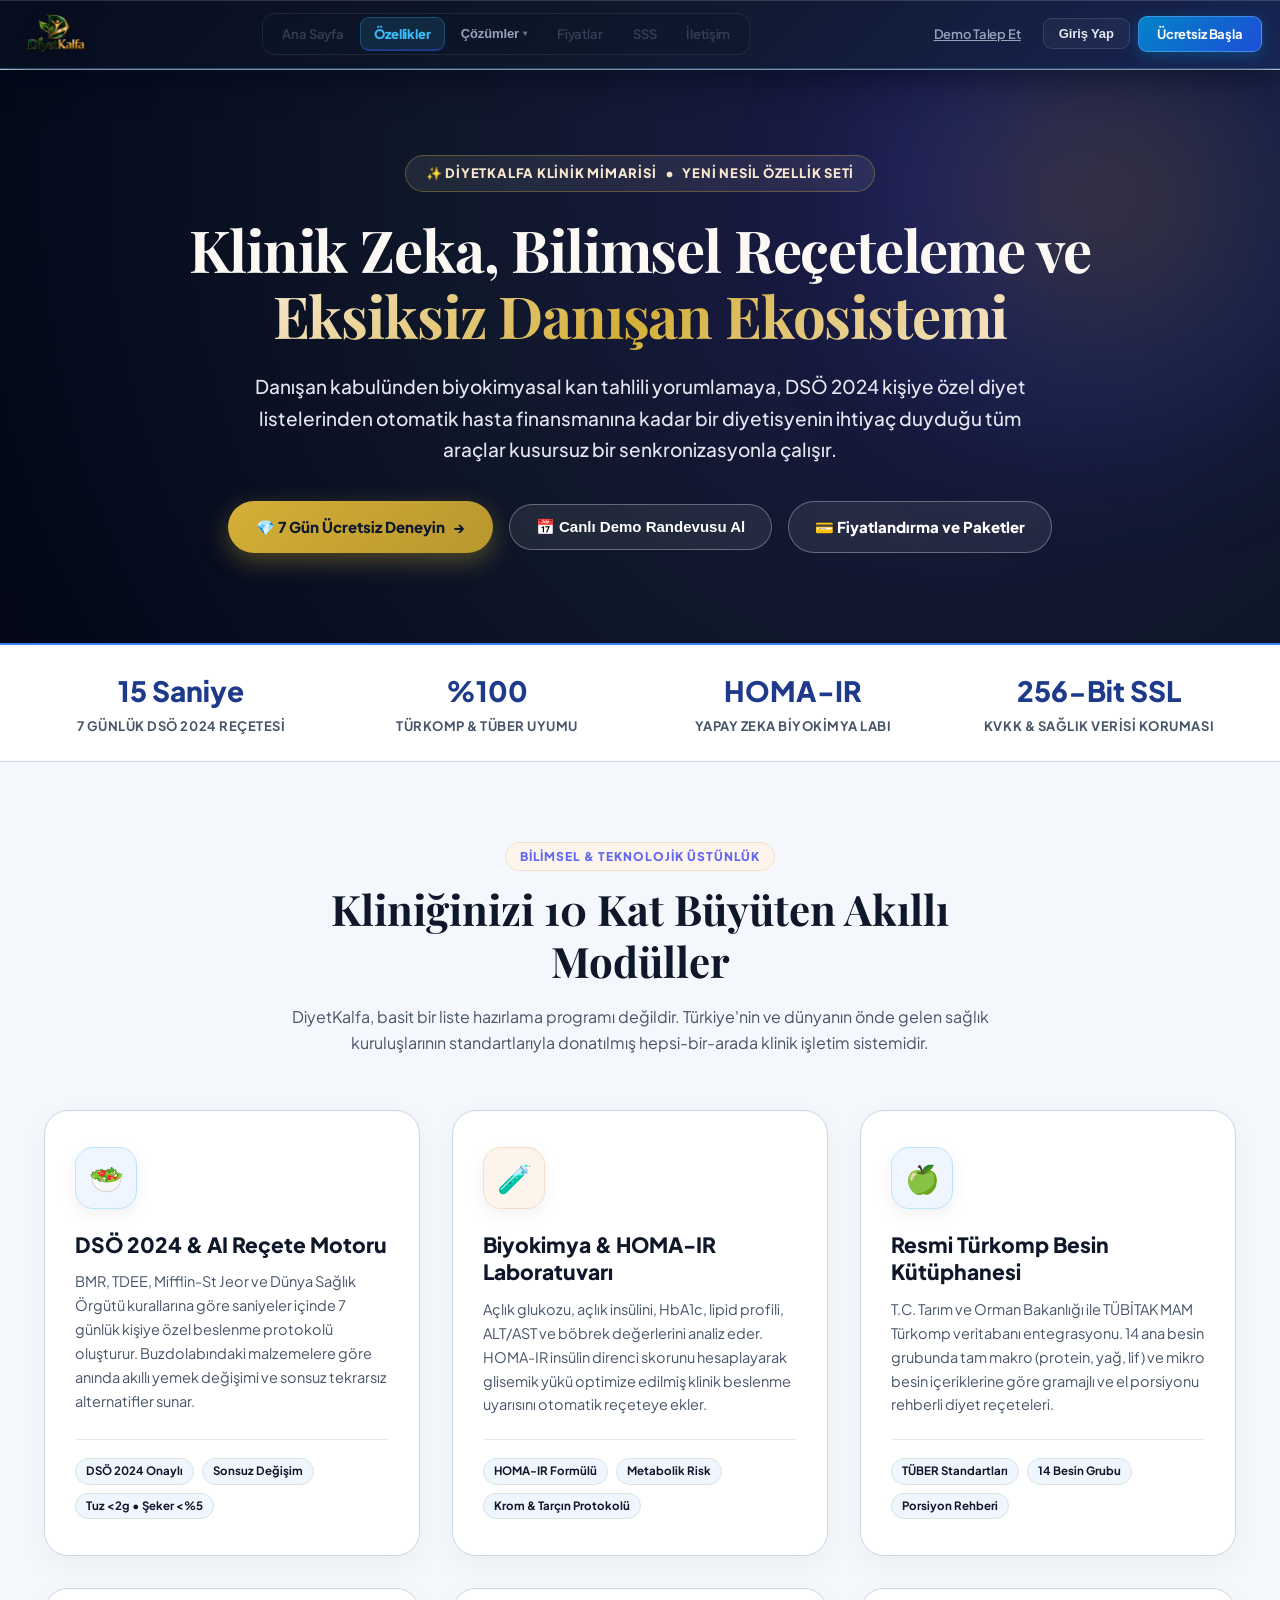
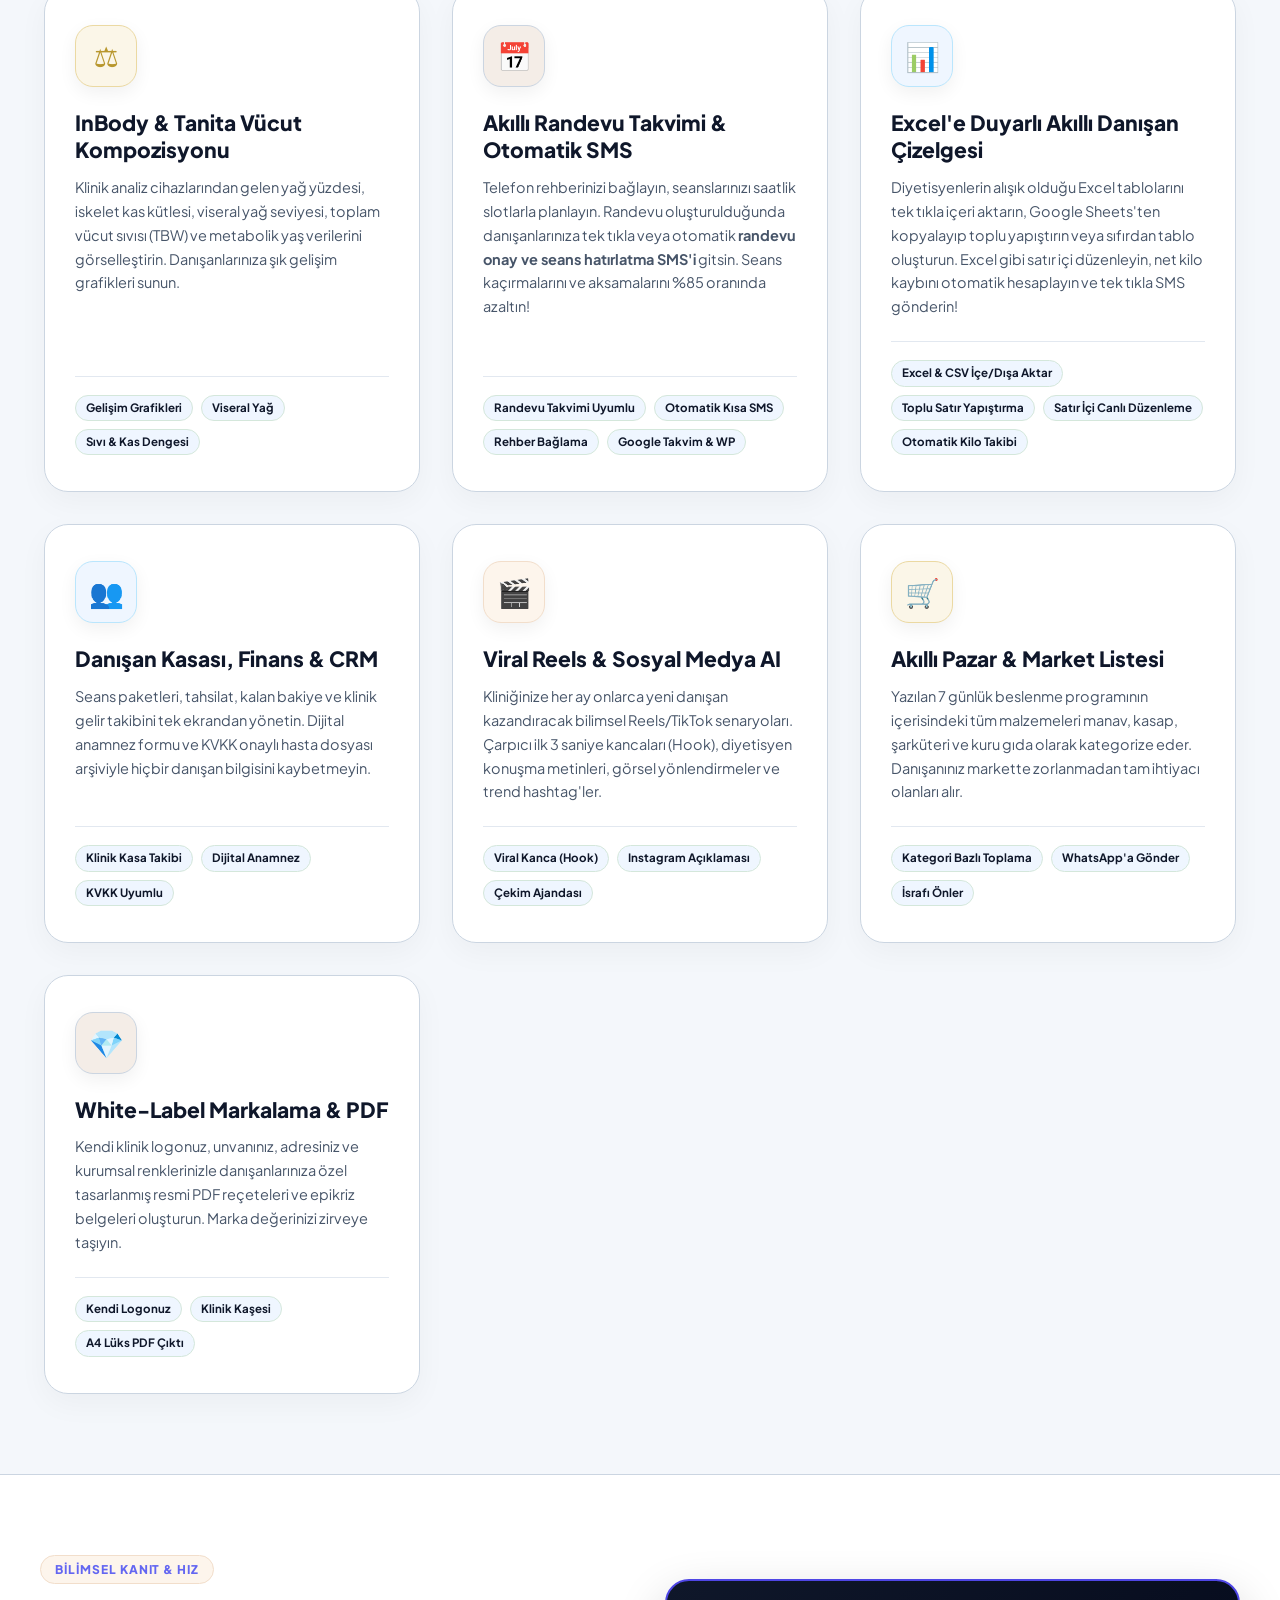
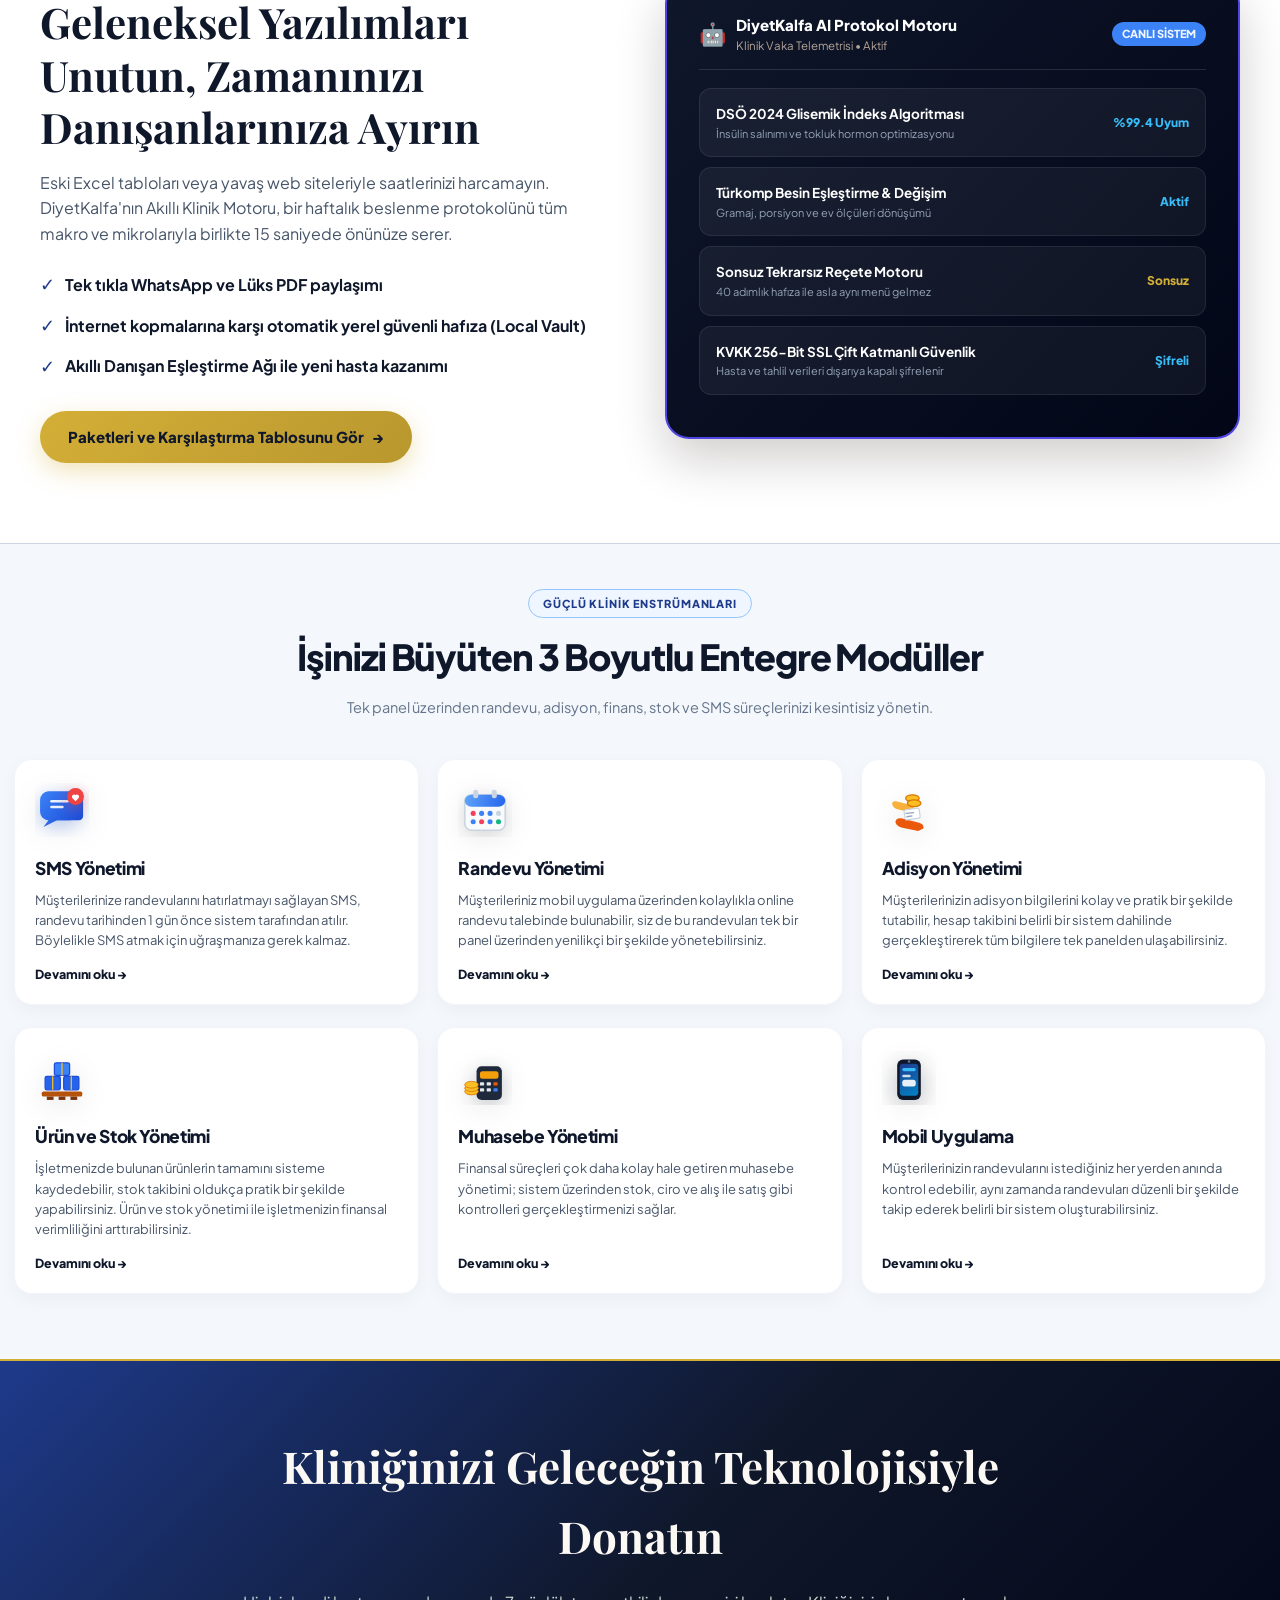
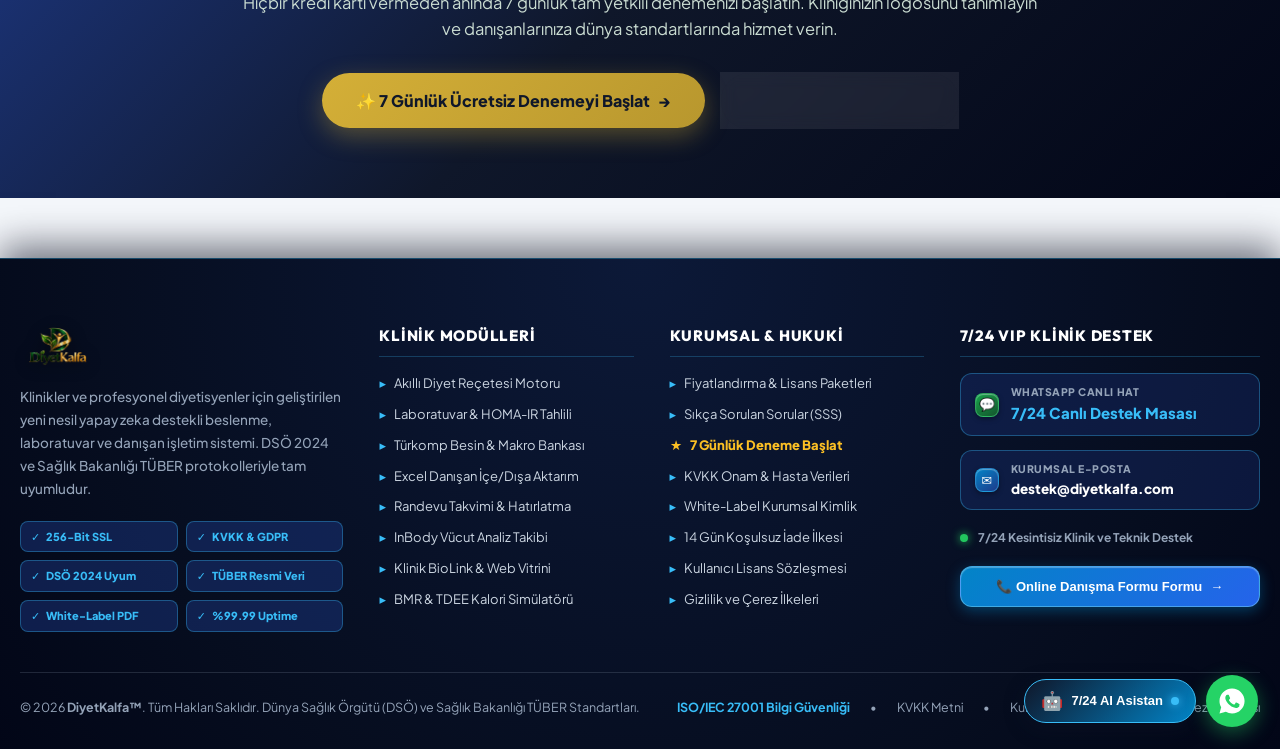
<file: ozellikler.html>
﻿<!DOCTYPE html>
<html lang="tr">
<head>
  <meta charset="UTF-8">
  <meta name="viewport" content="width=device-width, initial-scale=1.0, maximum-scale=5.0, user-scalable=yes">
  <title>Özellikler | DiyetKalfa - Yeni Nesil Diyetisyen Yazılımı & Klinik Platformu</title>
  <meta name="description" content="DiyetKalfa'nın yapay zeka destekli DSÖ 2024 diyet planlayıcısı, HOMA-IR biyokimya tahlili, Türkomp veritabanı, InBody ölçümleri ve klinik CRM özelliklerini keşfedin.">
  <link rel="icon" type="image/png" href="logo.png">

  <!-- Google Fonts: Plus Jakarta Sans & Playfair Display -->
  <link rel="preconnect" href="https://fonts.googleapis.com">
  <link rel="preconnect" href="https://fonts.gstatic.com" crossorigin>
  <link href="https://fonts.googleapis.com/css2?family=Plus+Jakarta+Sans:wght@400;500;600;700;800;900&family=Playfair+Display:ital,wght@0,600;0,700;0,800;1,600&display=swap" rel="stylesheet">

  <style>
    :root {
      --luxury-espresso: #0f172a;
      --luxury-espresso-dark: #020617;
      --luxury-green: #1e3a8a;
      --luxury-green-dark: #0f172a;
      --luxury-green-hover: #1d4ed8;
      --earth-taba: #6366f1;
      --earth-taba-dark: #4f46e5;
      --cream-beige: #f4f7fb;
      --cream-beige-dark: #e2e8f0;
      --cream-beige-border: #cbd5e1;
      --text-main: #0f172a;
      --text-muted: #475569;
      --gold-accent: #d4af37;
      --gold-hover: #b8972e;
      --font-main: 'Plus Jakarta Sans', system-ui, -apple-system, sans-serif;
      --font-display: 'Playfair Display', Georgia, serif;
    }

    * { box-sizing: border-box; margin: 0; padding: 0; }
    html { scroll-behavior: smooth; }
    body {
      font-family: var(--font-main);
      background-color: var(--cream-beige);
      color: var(--text-main);
      line-height: 1.6;
      -webkit-font-smoothing: antialiased;
      overflow-x: hidden;
    }

    /* HEADER */
    .app-header {
      background: #ffffff;
      border-bottom: 1.5px solid var(--cream-beige-border);
      box-shadow: 0 4px 20px rgba(23, 12, 7, 0.04);
      position: sticky;
      top: 0;
      z-index: 1000;
    }
    .header-inner {
      max-width: 1280px;
      margin: 0 auto;
      padding: 12px 24px;
      display: flex;
      align-items: center;
      justify-content: space-between;
      gap: 20px;
    }
    .logo-area {
      display: flex;
      align-items: center;
      gap: 12px;
      text-decoration: none;
    }
    .logo-area img {
      height: 48px;
      width: auto;
      object-fit: contain;
      transition: transform 0.25s ease;
    }
    .logo-area img:hover { transform: scale(1.04); }

    .header-nav {
      display: flex;
      align-items: center;
      gap: 28px;
      font-size: 14.5px;
      font-weight: 700;
    }
    .header-nav a {
      color: #334155;
      text-decoration: none;
      transition: color 0.2s;
    }
    .header-nav a:hover, .header-nav a.active {
      color: var(--luxury-green);
    }
    .header-nav a.active {
      border-bottom: 2.5px solid var(--luxury-green);
      color: var(--luxury-green);
      font-weight: 800;
      padding-bottom: 4px;
    }

    .header-actions {
      display: flex;
      align-items: center;
      gap: 12px;
    }
    .btn-header-demo {
      background: #ffffff;
      color: var(--text-main);
      border: 1.5px solid var(--cream-beige-border);
      padding: 8px 14px;
      border-radius: 999px;
      font-weight: 800;
      font-size: 13.5px;
      cursor: pointer;
      display: inline-flex;
      align-items: center;
      gap: 6px;
      transition: all 0.2s;
    }
    .btn-header-demo:hover {
      background: var(--cream-beige);
      border-color: var(--earth-taba);
    }
    .btn-header-primary {
      background: linear-gradient(135deg, var(--luxury-green) 0%, var(--luxury-green-dark) 100%);
      color: #ffffff;
      border: none;
      padding: 10px 22px;
      border-radius: 999px;
      font-weight: 800;
      font-size: 13.5px;
      text-decoration: none;
      display: inline-flex;
      align-items: center;
      gap: 8px;
      box-shadow: 0 4px 14px rgba(30, 58, 138, 0.35);
      transition: all 0.25s;
    }
    .btn-header-primary:hover {
      transform: translateY(-1px);
      box-shadow: 0 6px 20px rgba(30, 58, 138, 0.45);
    }

    /* HERO - LUXURY FOREST GREEN */
    .features-hero {
      background: radial-gradient(circle at 75% 20%, #1e1b4b 0%, #0f172a 48%, #020617 100%);
      color: #ffffff;
      padding: 85px 24px 90px;
      position: relative;
      overflow: hidden;
      border-bottom: 2px solid #3b82f6;
    }
    .features-hero-glow {
      position: absolute;
      top: -30%;
      right: -10%;
      width: 600px;
      height: 600px;
      background: radial-gradient(circle, rgba(212, 175, 55, 0.18) 0%, rgba(30, 58, 138, 0.25) 50%, transparent 70%);
      pointer-events: none;
      filter: blur(50px);
    }
    .features-hero-inner {
      max-width: 1200px;
      margin: 0 auto;
      text-align: center;
      position: relative;
      z-index: 2;
    }
    .hero-badge {
      display: inline-flex;
      align-items: center;
      gap: 8px;
      background: rgba(255, 255, 255, 0.08);
      border: 1px solid rgba(212, 175, 55, 0.35);
      color: #f7e7ce;
      padding: 7px 20px;
      border-radius: 999px;
      font-size: 13px;
      font-weight: 800;
      letter-spacing: 0.06em;
      text-transform: uppercase;
      margin-bottom: 24px;
      backdrop-filter: blur(8px);
    }
    .hero-title {
      font-family: var(--font-display);
      font-size: clamp(34px, 5.2vw, 58px);
      font-weight: 700;
      line-height: 1.15;
      color: #fcf9f5;
      margin-bottom: 22px;
      letter-spacing: -0.02em;
    }
    .hero-title span {
      background: linear-gradient(135deg, #f7e7ce 0%, #d4af37 50%, #f7e7ce 100%);
      -webkit-background-clip: text;
      -webkit-text-fill-color: transparent;
    }
    .hero-sub {
      font-size: clamp(16px, 2vw, 19px);
      color: #e2e8f0;
      line-height: 1.65;
      max-width: 820px;
      margin: 0 auto 36px;
      font-weight: 500;
    }
    .hero-buttons {
      display: flex;
      align-items: center;
      justify-content: center;
      gap: 16px;
      flex-wrap: wrap;
    }
    .btn-gold {
      background: linear-gradient(135deg, #d4af37 0%, #b8972e 100%);
      color: #0f172a;
      font-weight: 900;
      padding: 14px 28px;
      border-radius: 999px;
      text-decoration: none;
      font-size: 15px;
      display: inline-flex;
      align-items: center;
      gap: 8px;
      box-shadow: 0 8px 24px rgba(212, 175, 55, 0.35);
      transition: all 0.25s;
    }
    .btn-gold:hover {
      transform: translateY(-2px);
      box-shadow: 0 12px 30px rgba(212, 175, 55, 0.45);
    }
    .btn-outline-white {
      background: rgba(255, 255, 255, 0.08);
      color: #ffffff;
      border: 1.5px solid rgba(255, 255, 255, 0.3);
      font-weight: 800;
      padding: 13px 26px;
      border-radius: 999px;
      text-decoration: none;
      font-size: 15px;
      display: inline-flex;
      align-items: center;
      gap: 8px;
      cursor: pointer;
      backdrop-filter: blur(8px);
      transition: all 0.25s;
    }
    .btn-outline-white:hover {
      background: rgba(255, 255, 255, 0.16);
      border-color: #ffffff;
    }

    /* STATS STRIP */
    .stats-strip {
      background: #ffffff;
      border-bottom: 1.5px solid var(--cream-beige-border);
      padding: 24px 20px;
    }
    .stats-inner {
      max-width: 1200px;
      margin: 0 auto;
      display: grid;
      grid-template-columns: repeat(auto-fit, minmax(200px, 1fr));
      gap: 24px;
      text-align: center;
    }
    .stat-item h3 {
      font-size: 28px;
      font-weight: 900;
      color: var(--luxury-green);
      margin-bottom: 2px;
    }
    .stat-item p {
      font-size: 13px;
      color: var(--text-muted);
      font-weight: 700;
      text-transform: uppercase;
      letter-spacing: 0.04em;
    }

    /* MODULES GRID */
    .modules-section {
      max-width: 1240px;
      margin: 0 auto;
      padding: 80px 24px;
    }
    .section-header {
      text-align: center;
      max-width: 780px;
      margin: 0 auto 55px;
    }
    .section-badge {
      display: inline-block;
      font-size: 12px;
      font-weight: 900;
      color: var(--earth-taba);
      background: #fdf5ec;
      border: 1px solid #f2decb;
      padding: 4px 14px;
      border-radius: 999px;
      text-transform: uppercase;
      letter-spacing: 0.08em;
      margin-bottom: 12px;
    }
    .section-title {
      font-family: var(--font-display);
      font-size: clamp(28px, 4vw, 42px);
      color: var(--text-main);
      font-weight: 700;
      line-height: 1.25;
      margin-bottom: 16px;
    }
    .section-sub {
      font-size: 16px;
      color: var(--text-muted);
      line-height: 1.6;
    }

    .modules-grid {
      display: grid;
      grid-template-columns: repeat(auto-fit, minmax(360px, 1fr));
      gap: 32px;
    }
    .module-card {
      background: #ffffff;
      border-radius: 24px;
      padding: 36px 30px;
      border: 1.5px solid var(--cream-beige-border);
      box-shadow: 0 10px 30px rgba(23, 12, 7, 0.04);
      transition: all 0.3s ease;
      display: flex;
      flex-direction: column;
      position: relative;
      overflow: hidden;
    }
    .module-card:hover {
      transform: translateY(-5px);
      box-shadow: 0 18px 45px rgba(23, 12, 7, 0.09);
      border-color: var(--earth-taba);
    }
    .module-card::before {
      content: '';
      position: absolute;
      top: 0;
      left: 0;
      right: 0;
      height: 4px;
      background: linear-gradient(90deg, var(--luxury-green), var(--earth-taba), var(--gold-accent));
      opacity: 0;
      transition: opacity 0.3s ease;
    }
    .module-card:hover::before { opacity: 1; }

    .module-icon-wrap {
      width: 62px;
      height: 62px;
      border-radius: 18px;
      display: flex;
      align-items: center;
      justify-content: center;
      font-size: 28px;
      margin-bottom: 22px;
      box-shadow: 0 6px 18px rgba(0, 0, 0, 0.06);
    }
    .icon-green { background: #eff6ff; color: var(--luxury-green); border: 1.5px solid #bae6fd; }
    .icon-brown { background: #fdf5ec; color: var(--earth-taba); border: 1.5px solid #f2decb; }
    .icon-gold { background: #fbf6e8; color: #b8972e; border: 1.5px solid #ebd9a2; }
    .icon-espresso { background: #f4ede7; color: var(--luxury-espresso); border: 1.5px solid #cbd5e1; }

    .module-title {
      font-size: 21px;
      font-weight: 800;
      color: var(--text-main);
      margin-bottom: 12px;
      line-height: 1.3;
    }
    .module-desc {
      font-size: 14.5px;
      color: var(--text-muted);
      line-height: 1.65;
      margin-bottom: 22px;
      flex-grow: 1;
    }
    .module-tags {
      display: flex;
      flex-wrap: wrap;
      gap: 8px;
      margin-top: auto;
      padding-top: 18px;
      border-top: 1px solid var(--cream-beige-dark);
    }
    .module-tag {
      font-size: 11.5px;
      font-weight: 700;
      color: var(--luxury-green-dark);
      background: #eff6ff;
      padding: 3px 10px;
      border-radius: 999px;
      border: 1px solid #d4e7db;
    }

    /* DEEP-DIVE PREVIEW CONTAINER */
    .preview-section {
      background: #ffffff;
      border-top: 1.5px solid var(--cream-beige-border);
      border-bottom: 1.5px solid var(--cream-beige-border);
      padding: 80px 24px;
    }
    .preview-inner {
      max-width: 1200px;
      margin: 0 auto;
      display: grid;
      grid-template-columns: 1fr 1fr;
      gap: 50px;
      align-items: center;
    }
    .preview-visual {
      background: linear-gradient(135deg, #0f172a 0%, #020617 100%);
      border-radius: 24px;
      padding: 32px;
      border: 2px solid var(--earth-taba-dark);
      box-shadow: 0 20px 50px rgba(23, 12, 7, 0.2);
      color: #ffffff;
    }
    .preview-card-header {
      display: flex;
      align-items: center;
      justify-content: space-between;
      border-bottom: 1px solid rgba(255, 255, 255, 0.12);
      padding-bottom: 14px;
      margin-bottom: 18px;
    }
    .preview-item {
      background: rgba(255, 255, 255, 0.05);
      border-radius: 12px;
      padding: 14px 16px;
      margin-bottom: 10px;
      display: flex;
      justify-content: space-between;
      align-items: center;
      border: 1px solid rgba(255, 255, 255, 0.08);
    }
    .preview-badge-status {
      background: #3b82f6;
      color: #eff6ff;
      font-size: 11px;
      font-weight: 800;
      padding: 3px 10px;
      border-radius: 999px;
    }

    /* BOTTOM CTA */
    .bottom-cta-banner {
      background: linear-gradient(135deg, var(--luxury-green) 0%, var(--luxury-green-dark) 50%, #020617 100%);
      color: #ffffff;
      padding: 70px 24px;
      text-align: center;
      border-top: 2px solid var(--gold-accent);
    }
    .cta-inner {
      max-width: 800px;
      margin: 0 auto;
    }
    .cta-inner h2 {
      font-family: var(--font-display);
      font-size: clamp(28px, 4vw, 44px);
      margin-bottom: 18px;
      color: #fcf9f5;
    }
    .cta-inner p {
      font-size: 16.5px;
      color: #c9dbd1;
      margin-bottom: 30px;
      line-height: 1.6;
    }

    /* FOOTER */
    footer.app-footer {
      background: #020617;
      color: #cbd5e1;
      padding: 60px 24px 30px;
      border-top: 1.5px solid #1e293b;
      font-size: 13.5px;
    }
    .footer-inner {
      max-width: 1240px;
      margin: 0 auto;
      display: grid;
      grid-template-columns: 2fr 1fr 1fr 1.5fr;
      gap: 40px;
      margin-bottom: 40px;
    }
    .footer-col h4 {
      color: #ffffff;
      font-size: 15px;
      font-weight: 800;
      margin-bottom: 18px;
      letter-spacing: 0.02em;
    }
    .footer-col ul { list-style: none; }
    .footer-col ul li { margin-bottom: 10px; }
    .footer-col ul li a {
      color: #b5a498;
      text-decoration: none;
      transition: color 0.2s;
    }
    .footer-col ul li a:hover { color: #ffffff; }

    /* MODAL BASE */
    .modal-backdrop {
      position: fixed;
      top: 0; left: 0; right: 0; bottom: 0;
      background: rgba(18, 11, 7, 0.78);
      backdrop-filter: blur(8px);
      display: none;
      align-items: center;
      justify-content: center;
      z-index: 10005;
      padding: 20px;
    }
    .modal-box {
      background: #ffffff;
      border-radius: 24px;
      max-width: 580px;
      width: 100%;
      max-height: 90vh;
      overflow-y: auto;
      box-shadow: 0 25px 60px rgba(0, 0, 0, 0.4);
      border: 1.5px solid var(--cream-beige-border);
      position: relative;
      animation: modalFadeIn 0.25s ease-out;
    }
    @keyframes modalFadeIn {
      from { opacity: 0; transform: scale(0.96); }
      to { opacity: 1; transform: scale(1); }
    }
    .modal-close-btn {
      position: absolute;
      top: 16px;
      right: 18px;
      background: rgba(0, 0, 0, 0.06);
      border: none;
      width: 34px;
      height: 34px;
      border-radius: 50%;
      cursor: pointer;
      font-size: 18px;
      display: flex;
      align-items: center;
      justify-content: center;
      color: #475569;
      transition: all 0.2s;
      z-index: 10;
    }
    .modal-close-btn:hover { background: rgba(0, 0, 0, 0.12); color: #000; }

    /* DEMO MODAL TABS */
    .demo-tab-btn {
      flex: 1;
      padding: 12px;
      background: transparent;
      border: none;
      font-size: 14.5px;
      font-weight: 800;
      color: #64748b;
      cursor: pointer;
      display: flex;
      align-items: center;
      justify-content: center;
      gap: 8px;
      border-bottom: 2.5px solid transparent;
      transition: all 0.2s;
    }
    .demo-tab-btn.active {
      color: var(--luxury-green);
      border-bottom-color: var(--luxury-green);
      background: #f0f9ff;
    }

    @media (max-width: 900px) {
      .preview-inner { grid-template-columns: 1fr; }
      .footer-inner { grid-template-columns: 1fr 1fr; }
    }
    @media (max-width: 680px) {
      .header-nav { display: none; }
      .footer-inner { grid-template-columns: 1fr; }
    }
  </style>
<style id="dk-luxury-logo-guaranteed-styles">
  .dk-brand-pod {
    display: inline-flex !important;
    align-items: center !important;
    gap: 8px !important;
    text-decoration: none !important;
    flex-shrink: 0 !important;
    padding: 2px 6px !important;
    border-radius: 12px !important;
    background: transparent !important;
    transition: all 0.2s ease !important;
    max-height: 48px !important;
  }
  .dk-brand-pod:hover {
    transform: translateY(-1px) !important;
  }
  .dk-original-logo-img,
  img.dk-original-logo-img,
  a.dk-brand-pod img {
    height: 42px !important;
    max-height: 42px !important;
    width: auto !important;
    max-width: 160px !important;
    object-fit: contain !important;
    display: inline-block !important;
    vertical-align: middle !important;
    filter: drop-shadow(0 3px 8px rgba(0, 0, 0, 0.45)) !important;
    transition: transform 0.2s ease, filter 0.2s ease !important;
  }
  .dk-brand-pod:hover .dk-original-logo-img,
  .dk-brand-pod:hover img {
    filter: drop-shadow(0 4px 14px rgba(56, 189, 248, 0.4)) drop-shadow(0 2px 6px rgba(0, 0, 0, 0.6)) !important;
    transform: scale(1.02) !important;
  }
  .dk-logo-edition-tag {
    display: inline-flex !important;
    align-items: center !important;
    gap: 4px !important;
    font-size: 10px !important;
    font-weight: 800 !important;
    letter-spacing: 0.05em !important;
    color: #38bdf8 !important;
    background: rgba(30, 58, 138, 0.4) !important;
    border: 1px solid rgba(56, 189, 248, 0.35) !important;
    padding: 2px 8px !important;
    border-radius: 999px !important;
    text-decoration: none !important;
    white-space: nowrap !important;
  }
  .dk-tag-pulse {
    width: 6px !important;
    height: 6px !important;
    border-radius: 50% !important;
    background: #38bdf8 !important;
    box-shadow: 0 0 6px #38bdf8 !important;
    display: inline-block !important;
  }
</style>
  <link rel="stylesheet" href="diyetkalfa_luxury_showcase.css">
</head>
<body>

  <!-- 1. HEADER -->
  <!-- ========================================================================== -->
<!-- DIYETKALFA 3D EMBOSSED LUXURY COMMAND HEADER (TEK KATMANLI MODERN MİMARİ)  -->
<!-- ========================================================================== -->
<style>
  @import url('https://fonts.googleapis.com/css2?family=Outfit:wght@600;700;800;900&family=Plus+Jakarta+Sans:wght@500;600;700;800;900&display=swap');

  .dk-top-architecture {
    position: sticky;
    top: 0;
    z-index: 10000;
    width: 100%;
    font-family: 'Plus Jakarta Sans', system-ui, -apple-system, sans-serif;
  }
  .dk-main-command-header {
    background: linear-gradient(135deg, #060d1f 0%, #0f172a 45%, #172554 100%);
    backdrop-filter: blur(22px);
    -webkit-backdrop-filter: blur(22px);
    border-bottom: 1.5px solid rgba(56, 189, 248, 0.32);
    box-shadow: 0 14px 36px -8px rgba(2, 6, 23, 0.55), inset 0 1px 0 rgba(255, 255, 255, 0.14);
    padding: 11px 18px;
  }
  .dk-command-inner {
    max-width: 1320px;
    margin: 0 auto;
    display: flex;
    align-items: center;
    justify-content: space-between;
    gap: 10px;
  }
  /* 3D Kabartmalı (Embossed) Logo Stili */
  
  /* 3D Kabartmalı Buton İkon Podları */
  .dk-3d-btn-svg, .dk-3d-icon-pod {
    width: 24px;
    height: 24px;
    border-radius: 8px;
    background: linear-gradient(145deg, rgba(56, 189, 248, 0.22), rgba(15, 23, 42, 0.75));
    border: 1px solid rgba(125, 211, 252, 0.35);
    box-shadow: inset 0 1px 1px rgba(255, 255, 255, 0.35), 0 2px 5px rgba(0, 0, 0, 0.35);
    display: inline-flex;
    align-items: center;
    justify-content: center;
    color: #38bdf8;
    flex-shrink: 0;
  }
  .dk-nav-pill.active .dk-3d-btn-svg, .dk-btn-start .dk-3d-btn-svg {
    background: linear-gradient(145deg, rgba(255, 255, 255, 0.28), rgba(15, 23, 42, 0.35));
    border-color: rgba(255, 255, 255, 0.5);
    color: #ffffff;
  }
  .dk-btn-login .dk-3d-btn-svg {
    background: linear-gradient(145deg, rgba(251, 191, 36, 0.25), rgba(15, 23, 42, 0.75));
    border-color: rgba(251, 191, 36, 0.5);
    color: #fbbf24;
  }
    .dk-segmented-nav {
    background: rgba(15, 23, 42, 0.45);
    border: 1px solid rgba(255, 255, 255, 0.08);
    backdrop-filter: blur(12px);
    -webkit-backdrop-filter: blur(12px);
    border-radius: 12px;
    padding: 3px 5px;
    display: flex;
    align-items: center;
    gap: 2px;
  }
  .dk-nav-pill {
    color: #94a3b8;
    text-decoration: none;
    font-size: 13px;
    font-weight: 600;
    padding: 6px 13px;
    border-radius: 9px;
    display: inline-flex;
    align-items: center;
    gap: 4px;
    transition: all 0.2s cubic-bezier(0.16, 1, 0.3, 1);
    border: 1px solid transparent;
    background: transparent;
    cursor: pointer;
    white-space: nowrap;
    letter-spacing: -0.01em;
  }
  .dk-nav-pill:hover {
    color: #f8fafc;
    background: rgba(255, 255, 255, 0.06);
    border-color: rgba(255, 255, 255, 0.08);
  }
  .dk-nav-pill.active {
    background: rgba(56, 189, 248, 0.12);
    color: #38bdf8 !important;
    border-color: rgba(56, 189, 248, 0.28);
    font-weight: 700;
  }
  .dk-action-pod {
    display: flex;
    align-items: center;
    gap: 8px;
    flex-shrink: 0;
  }
  .dk-btn-sim {
    background: transparent;
    color: #94a3b8;
    border: 1px solid transparent;
    padding: 7px 13px;
    border-radius: 9px;
    font-weight: 600;
    font-size: 13px;
    cursor: pointer;
    display: inline-flex;
    align-items: center;
    transition: all 0.2s ease;
    white-space: nowrap;
    letter-spacing: -0.01em;
  }
  .dk-btn-sim:hover {
    color: #ffffff;
    background: rgba(255, 255, 255, 0.06);
  }
  .dk-btn-login {
    background: rgba(255, 255, 255, 0.04);
    color: #e2e8f0;
    border: 1px solid rgba(255, 255, 255, 0.12);
    padding: 7px 15px;
    border-radius: 9px;
    font-weight: 600;
    font-size: 13px;
    cursor: pointer;
    display: inline-flex;
    align-items: center;
    transition: all 0.2s ease;
    white-space: nowrap;
    letter-spacing: -0.01em;
  }
  .dk-btn-login:hover {
    color: #ffffff;
    background: rgba(255, 255, 255, 0.08);
    border-color: rgba(255, 255, 255, 0.24);
  }
  .dk-btn-start {
    background: linear-gradient(135deg, #0284c7 0%, #1d4ed8 100%);
    color: #ffffff !important;
    text-decoration: none;
    padding: 7px 18px;
    border-radius: 9px;
    font-weight: 700;
    font-size: 13px;
    display: inline-flex;
    align-items: center;
    border: 1px solid rgba(125, 211, 252, 0.4);
    box-shadow: 0 4px 14px rgba(2, 132, 199, 0.35);
    transition: all 0.2s ease;
    white-space: nowrap;
    letter-spacing: -0.01em;
  }
  .dk-btn-start:hover {
    transform: translateY(-1px);
    box-shadow: 0 6px 20px rgba(2, 132, 199, 0.5);
    background: linear-gradient(135deg, #0369a1 0%, #1e40af 100%);
  }
  /* 2-Column Bento Mega-Menu for Solutions */
  .dk-bento-mega-menu {
    display: none;
    position: absolute;
    top: calc(100% + 14px);
    left: 50%; transform: translateX(-50%);
    width: 620px; max-width: 90vw;
    max-width: 92vw;
    background: #ffffff;
    border: 1.5px solid #cbd5e1;
    border-radius: 22px;
    box-shadow: 0 25px 60px -12px rgba(15, 23, 42, 0.45);
    padding: 16px;
    z-index: 10005;
    max-height: 82vh;
    overflow-y: auto;
  }
  .dk-bento-grid {
    display: grid;
    grid-template-columns: repeat(2, 1fr);
    gap: 8px;
  }
  .dk-bento-mega-menu .solution-item {
    display: flex;
    align-items: flex-start;
    gap: 10px;
    padding: 10px 12px;
    border-radius: 12px;
    text-decoration: none;
    background: #f8fafc;
    border: 1px solid #e2e8f0;
    transition: all 0.18s ease;
  }
  .dk-bento-mega-menu .solution-item:hover {
    background: #eff6ff;
    border-color: #38bdf8;
    transform: translateY(-1px);
  }
  .dk-bento-mega-menu .sol-icon {
    width: 34px;
    height: 34px;
    border-radius: 10px;
    background: linear-gradient(145deg, #1e3a8a, #0f172a);
    color: #38bdf8;
    border: 1px solid rgba(56, 189, 248, 0.4);
    box-shadow: inset 0 1px 1px rgba(255,255,255,0.25), 0 3px 8px rgba(15,23,42,0.2);
    display: flex;
    align-items: center;
    justify-content: center;
    flex-shrink: 0;
  }
  @media (max-width: 1120px) {
    .dk-command-inner { flex-wrap: wrap; justify-content: center; }
    .dk-segmented-nav { flex-wrap: wrap; justify-content: center; }
    .dk-bento-mega-menu { left: -40px; width: 90vw; }
    .dk-bento-grid { grid-template-columns: 1fr; }
  }
</style>

<header class="app-header dk-top-architecture">
  <div class="dk-main-command-header">
    <div class="dk-command-inner">
            <!-- Orijinal Yüksek Çözünürlüklü Şeffaf DiyetKalfa Logosu -->
      <a href="index.html" class="dk-brand-pod" title="DiyetKalfa Klinik Karar Destek Sistemi" style="display: inline-flex !important; align-items: center !important; gap: 8px !important; text-decoration: none !important; max-height: 48px !important;">
        <img src="logo.png" alt="DiyetKalfa" class="dk-original-logo-img" style="height: 42px !important; width: auto !important; max-height: 42px !important; max-width: 160px !important; object-fit: contain !important; display: inline-block !important; filter: drop-shadow(0 3px 8px rgba(0,0,0,0.45));">
        
      </a>

      <!-- Center Segmented Pill Navigation Dock (3D Embossed Vector Icons) -->
            <nav class="header-nav header-nav-links dk-segmented-nav">
        <a href="index.html" class="dk-nav-pill">Ana Sayfa</a>
        <a href="ozellikler.html" class="dk-nav-pill active">Özellikler</a>

        <!-- DIYETKALFA - 2 SÜTUNLU BENTO MEGA ÇÖZÜMLER MENÜSÜ -->
        <div class="dropdown-solutions-container" style="position: relative; display: inline-block;">
          <button type="button" id="btn-toggle-solutions" onclick="toggleSolutionsMenu(event)" class="dk-nav-pill">
            <span>Çözümler</span>
            <span id="solutions-chevron" style="font-size: 8px; opacity: 0.7; transition: transform 0.2s ease;">▾</span>
          </button>
          <div id="solutions-dropdown-panel" class="solutions-dropdown-box dk-bento-mega-menu">
            <div style="display: flex; justify-content: space-between; align-items: center; padding: 4px 8px 10px; border-bottom: 1.5px solid #e2e8f0; margin-bottom: 10px;">
              <div>
                <div style="font-size: 11px; font-weight: 900; color: #0284c7; text-transform: uppercase; letter-spacing: 0.08em;">DİYETKALFA İNTERAKTİF KLİNİK MODÜLLERİ</div>
                <div style="font-size: 12px; color: #64748b;">15 Uzman Klinik Aracı Tek Tıkla Canlı Simüle Edin</div>
              </div>
              <span style="background: #eff6ff; color: #1d4ed8; font-size: 11px; font-weight: 800; padding: 3px 10px; border-radius: 999px; border: 1px solid #bfdbfe;">15 Aktif Modül</span>
            </div>
            <div class="dk-bento-grid">
              <a href="javascript:void(0)" onclick="openSolutionModal('diet_program')" class="solution-item"><span class="sol-icon">🥗</span><div class="sol-text"><div class="sol-title">Diyet Programı Hazırlama</div><div class="sol-desc">DSÖ ve TÜBER uyumlu sonsuz reçete motoru</div></div></a>
              <a href="javascript:void(0)" onclick="openSolutionModal('ai_assistant')" class="solution-item"><span class="sol-icon">🤖</span><div class="sol-text"><div class="sol-title">Yapay Zeka Asistanı</div><div class="sol-desc">Canlı vaka analizi ve sayısal makro hesaplama</div></div></a>
              <a href="javascript:void(0)" onclick="openSolutionModal('clinic_mgmt')" class="solution-item"><span class="sol-icon">🏢</span><div class="sol-text"><div class="sol-title">Klinik Yönetimi</div><div class="sol-desc">White-label logo, fatura ve kurumsal kimlik</div></div></a>
              <a href="javascript:void(0)" onclick="openSolutionModal('client_tracking')" class="solution-item"><span class="sol-icon">👥</span><div class="sol-text"><div class="sol-title">Diyetisyen Danışan Takip</div><div class="sol-desc">Kilo grafiği, çevre ölçümü ve uyum skoru</div></div></a>
              <a href="javascript:void(0)" onclick="openSolutionModal('excel_tracking')" class="solution-item"><span class="sol-icon">📊</span><div class="sol-text"><div class="sol-title">Excel Danışan Çizelgesi</div><div class="sol-desc">Excel dosyalarını tek tıkla aktarın ve yönetin</div></div></a>
              <a href="javascript:void(0)" onclick="openSolutionModal('online_diet')" class="solution-item"><span class="sol-icon">💻</span><div class="sol-text"><div class="sol-title">Online Diyetisyen Programı</div><div class="sol-desc">Görüntülü seans ve WhatsApp reçete paylaşımı</div></div></a>
              <a href="javascript:void(0)" onclick="openSolutionModal('appointments')" class="solution-item"><span class="sol-icon">📅</span><div class="sol-text"><div class="sol-title">Randevu Takvimi & SMS</div><div class="sol-desc">Rehber senkronizasyonu ve otomatik hatırlatma SMS</div></div></a>
              <a href="javascript:void(0)" onclick="openSolutionModal('enabiz')" class="solution-item"><span class="sol-icon">🏥</span><div class="sol-text"><div class="sol-title">e-Nabız & HOMA-IR Yazılımı</div><div class="sol-desc">Bakanlık uyumlu laboratuvar tahlil yorumlama</div></div></a>
              <a href="javascript:void(0)" onclick="openSolutionModal('anamnez')" class="solution-item"><span class="sol-icon">📋</span><div class="sol-text"><div class="sol-title">Dijital Onam ve Anamnez</div><div class="sol-desc">KVKK onaylı mobil hasta bilgi formu</div></div></a>
              <a href="javascript:void(0)" onclick="openSolutionModal('website')" class="solution-item"><span class="sol-icon">🌐</span><div class="sol-text"><div class="sol-title">Diyetisyen Web Sitesi</div><div class="sol-desc">Kişisel alan adı, SEO ve Instagram BioLink</div></div></a>
              <a href="javascript:void(0)" onclick="openSolutionModal('calorie')" class="solution-item"><span class="sol-icon">🔢</span><div class="sol-text"><div class="sol-title">Kalori Hesaplama Motoru</div><div class="sol-desc">Mifflin-St Jeor & DSÖ BMR/TDEE hesaplayıcı</div></div></a>
              <a href="javascript:void(0)" onclick="openSolutionModal('branches')" class="solution-item"><span class="sol-icon">🩺</span><div class="sol-text"><div class="sol-title">Klinik: Diğer Branşlar</div><div class="sol-desc">Fonksiyonel tıp, sporcu, bariatrik ve pediatri</div></div></a>
              <a href="javascript:void(0)" onclick="openSolutionModal('experts')" class="solution-item"><span class="sol-icon">🔍</span><div class="sol-text"><div class="sol-title">Tüm Uzmanlar Ağı</div><div class="sol-desc">Türkiye geneli akredite diyetisyen rehberi</div></div></a>
              <a href="javascript:void(0)" onclick="openSolutionModal('blog')" class="solution-item"><span class="sol-icon">📚</span><div class="sol-text"><div class="sol-title">Bilimsel Klinik Blog</div><div class="sol-desc">Kanıta dayalı ESPEN & DSÖ vaka yayınları</div></div></a>
              <a href="javascript:void(0)" onclick="openSolutionModal('recipes')" class="solution-item"><span class="sol-icon">🍲</span><div class="sol-text"><div class="sol-title">Türkomp Klinik Tarifler</div><div class="sol-desc">Makroları hesaplanmış 100+ diyet reçetesi</div></div></a>
            </div>
          </div>
        </div>

        <a href="fiyatlar.html" class="dk-nav-pill">Fiyatlar</a>
        <a href="sss.html" class="dk-nav-pill">SSS</a>
        <a href="iletisim.html" class="dk-nav-pill">İletişim</a>
      </nav>

      <!-- Right Executive Action Pod (3D Embossed Vector Icons) -->
            <div class="header-actions dk-action-pod">
        <a href="demo.html" class="dk-btn-sim">Demo Talep Et</a>
        <button type="button" onclick="openLoginModal()" class="dk-btn-login">Giriş Yap</button>
        <a href="kayit.html" class="dk-btn-start">Ücretsiz Başla</a>
      </div>
    </div>
  </div>
</header>

  <!-- 2. CREATIVE LUXURY HERO -->
  <section class="features-hero">
    <div class="features-hero-glow"></div>
    <div class="features-hero-inner">
      <div class="hero-badge">
        <span>✨ DİYETKALFA KLİNİK MİMARİSİ</span>
        <span>•</span>
        <span>YENİ NESİL ÖZELLİK SETİ</span>
      </div>

      <h1 class="hero-title">
        Klinik Zeka, Bilimsel Reçeteleme ve <br>
        <span>Eksiksiz Danışan Ekosistemi</span>
      </h1>

      <p class="hero-sub">
        Danışan kabulünden biyokimyasal kan tahlili yorumlamaya, DSÖ 2024 kişiye özel diyet listelerinden otomatik hasta finansmanına kadar bir diyetisyenin ihtiyaç duyduğu tüm araçlar kusursuz bir senkronizasyonla çalışır.
      </p>

      <div class="hero-buttons">
        <a href="kayit.html" target="_blank" rel="noopener noreferrer" class="btn-gold">
          <span>💎 7 Gün Ücretsiz Deneyin</span>
          <span>→</span>
        </a>
        <button type="button" onclick="openDemoModal()" class="btn-outline-white">
          <span>📅 Canlı Demo Randevusu Al</span>
        </button>
        <a href="fiyatlar.html" class="btn-outline-white">
          <span>💳 Fiyatlandırma ve Paketler</span>
        </a>
      </div>
    </div>
  </section>

  <!-- 3. GÜVEN VE METRİK BARI -->
  <section class="stats-strip">
    <div class="stats-inner">
      <div class="stat-item">
        <h3>15 Saniye</h3>
        <p>7 Günlük DSÖ 2024 Reçetesi</p>
      </div>
      <div class="stat-item">
        <h3>%100</h3>
        <p>Türkomp & TÜBER Uyumu</p>
      </div>
      <div class="stat-item">
        <h3>HOMA-IR</h3>
        <p>Yapay Zeka Biyokimya Labı</p>
      </div>
      <div class="stat-item">
        <h3>256-Bit SSL</h3>
        <p>KVKK & Sağlık Verisi Koruması</p>
      </div>
    </div>
  </section>

  <!-- 4. TÜM MODÜLLER GRID (9 ANA ÖZELLİK) -->
  <section class="modules-section">
    <div class="section-header">
      <span class="section-badge">BİLİMSEL & TEKNOLOJİK ÜSTÜNLÜK</span>
      <h2 class="section-title">Kliniğinizi 10 Kat Büyüten Akıllı Modüller</h2>
      <p class="section-sub">
        DiyetKalfa, basit bir liste hazırlama programı değildir. Türkiye'nin ve dünyanın önde gelen sağlık kuruluşlarının standartlarıyla donatılmış hepsi-bir-arada klinik işletim sistemidir.
      </p>
    </div>

    <div class="modules-grid">
      <!-- 1. AI Diyetisyen Asistanı & Reçete Motoru -->
      <div class="module-card">
        <div class="module-icon-wrap icon-green">🥗</div>
        <h3 class="module-title">DSÖ 2024 & AI Reçete Motoru</h3>
        <p class="module-desc">
          BMR, TDEE, Mifflin-St Jeor ve Dünya Sağlık Örgütü kurallarına göre saniyeler içinde 7 günlük kişiye özel beslenme protokolü oluşturur. Buzdolabındaki malzemelere göre anında akıllı yemek değişimi ve sonsuz tekrarsız alternatifler sunar.
        </p>
        <div class="module-tags">
          <span class="module-tag">DSÖ 2024 Onaylı</span>
          <span class="module-tag">Sonsuz Değişim</span>
          <span class="module-tag">Tuz &lt;2g • Şeker &lt;%5</span>
        </div>
      </div>

      <!-- 2. Biyokimyasal Tahlil & HOMA-IR Lab -->
      <div class="module-card">
        <div class="module-icon-wrap icon-brown">🧪</div>
        <h3 class="module-title">Biyokimya & HOMA-IR Laboratuvarı</h3>
        <p class="module-desc">
          Açlık glukozu, açlık insülini, HbA1c, lipid profili, ALT/AST ve böbrek değerlerini analiz eder. HOMA-IR insülin direnci skorunu hesaplayarak glisemik yükü optimize edilmiş klinik beslenme uyarısını otomatik reçeteye ekler.
        </p>
        <div class="module-tags">
          <span class="module-tag">HOMA-IR Formülü</span>
          <span class="module-tag">Metabolik Risk</span>
          <span class="module-tag">Krom & Tarçın Protokolü</span>
        </div>
      </div>

      <!-- 3. Türkomp Besin Kütüphanesi -->
      <div class="module-card">
        <div class="module-icon-wrap icon-green">🍏</div>
        <h3 class="module-title">Resmi Türkomp Besin Kütüphanesi</h3>
        <p class="module-desc">
          T.C. Tarım ve Orman Bakanlığı ile TÜBİTAK MAM Türkomp veritabanı entegrasyonu. 14 ana besin grubunda tam makro (protein, yağ, lif) ve mikro besin içeriklerine göre gramajlı ve el porsiyonu rehberli diyet reçeteleri.
        </p>
        <div class="module-tags">
          <span class="module-tag">TÜBER Standartları</span>
          <span class="module-tag">14 Besin Grubu</span>
          <span class="module-tag">Porsiyon Rehberi</span>
        </div>
      </div>

      <!-- 4. Tanita & InBody Analizi -->
      <div class="module-card">
        <div class="module-icon-wrap icon-gold">⚖️</div>
        <h3 class="module-title">InBody & Tanita Vücut Kompozisyonu</h3>
        <p class="module-desc">
          Klinik analiz cihazlarından gelen yağ yüzdesi, iskelet kas kütlesi, viseral yağ seviyesi, toplam vücut sıvısı (TBW) ve metabolik yaş verilerini görselleştirin. Danışanlarınıza şık gelişim grafikleri sunun.
        </p>
        <div class="module-tags">
          <span class="module-tag">Gelişim Grafikleri</span>
          <span class="module-tag">Viseral Yağ</span>
          <span class="module-tag">Sıvı & Kas Dengesi</span>
        </div>
      </div>

      <!-- 5. Akıllı Randevu Takvimi & Otomatik SMS Bildirimi -->
      <div class="module-card">
        <div class="module-icon-wrap icon-espresso">📅</div>
        <h3 class="module-title">Akıllı Randevu Takvimi & Otomatik SMS</h3>
        <p class="module-desc">
          Telefon rehberinizi bağlayın, seanslarınızı saatlik slotlarla planlayın. Randevu oluşturulduğunda danışanlarınıza tek tıkla veya otomatik <b>randevu onay ve seans hatırlatma SMS'i</b> gitsin. Seans kaçırmalarını ve aksamalarını %85 oranında azaltın!
        </p>
        <div class="module-tags">
          <span class="module-tag">Randevu Takvimi Uyumlu</span>
          <span class="module-tag">Otomatik Kısa SMS</span>
          <span class="module-tag">Rehber Bağlama</span>
          <span class="module-tag">Google Takvim & WP</span>
        </div>
      </div>

      <!-- 5.5 Excel'e Duyarlı Akıllı Danışan Çizelgesi -->
      <div class="module-card">
        <div class="module-icon-wrap icon-green">📊</div>
        <h3 class="module-title">Excel'e Duyarlı Akıllı Danışan Çizelgesi</h3>
        <p class="module-desc">
          Diyetisyenlerin alışık olduğu Excel tablolarını tek tıkla içeri aktarın, Google Sheets'ten kopyalayıp toplu yapıştırın veya sıfırdan tablo oluşturun. Excel gibi satır içi düzenleyin, net kilo kaybını otomatik hesaplayın ve tek tıkla SMS gönderin!
        </p>
        <div class="module-tags">
          <span class="module-tag">Excel & CSV İçe/Dışa Aktar</span>
          <span class="module-tag">Toplu Satır Yapıştırma</span>
          <span class="module-tag">Satır İçi Canlı Düzenleme</span>
          <span class="module-tag">Otomatik Kilo Takibi</span>
        </div>
      </div>

      <!-- 6. Danışan Kasası & CRM -->
      <div class="module-card">
        <div class="module-icon-wrap icon-green">👥</div>
        <h3 class="module-title">Danışan Kasası, Finans & CRM</h3>
        <p class="module-desc">
          Seans paketleri, tahsilat, kalan bakiye ve klinik gelir takibini tek ekrandan yönetin. Dijital anamnez formu ve KVKK onaylı hasta dosyası arşiviyle hiçbir danışan bilgisini kaybetmeyin.
        </p>
        <div class="module-tags">
          <span class="module-tag">Klinik Kasa Takibi</span>
          <span class="module-tag">Dijital Anamnez</span>
          <span class="module-tag">KVKK Uyumlu</span>
        </div>
      </div>

      <!-- 7. Viral Reels & Video İçerik AI -->
      <div class="module-card">
        <div class="module-icon-wrap icon-brown">🎬</div>
        <h3 class="module-title">Viral Reels & Sosyal Medya AI</h3>
        <p class="module-desc">
          Kliniğinize her ay onlarca yeni danışan kazandıracak bilimsel Reels/TikTok senaryoları. Çarpıcı ilk 3 saniye kancaları (Hook), diyetisyen konuşma metinleri, görsel yönlendirmeler ve trend hashtag'ler.
        </p>
        <div class="module-tags">
          <span class="module-tag">Viral Kanca (Hook)</span>
          <span class="module-tag">Instagram Açıklaması</span>
          <span class="module-tag">Çekim Ajandası</span>
        </div>
      </div>

      <!-- 8. Otomatik Pazar & Manav Listesi -->
      <div class="module-card">
        <div class="module-icon-wrap icon-gold">🛒</div>
        <h3 class="module-title">Akıllı Pazar & Market Listesi</h3>
        <p class="module-desc">
          Yazılan 7 günlük beslenme programının içerisindeki tüm malzemeleri manav, kasap, şarküteri ve kuru gıda olarak kategorize eder. Danışanınız markette zorlanmadan tam ihtiyacı olanları alır.
        </p>
        <div class="module-tags">
          <span class="module-tag">Kategori Bazlı Toplama</span>
          <span class="module-tag">WhatsApp'a Gönder</span>
          <span class="module-tag">İsrafı Önler</span>
        </div>
      </div>

      <!-- 9. White-Label Kurumsal Kimlik & PDF -->
      <div class="module-card">
        <div class="module-icon-wrap icon-espresso">💎</div>
        <h3 class="module-title">White-Label Markalama & PDF</h3>
        <p class="module-desc">
          Kendi klinik logonuz, unvanınız, adresiniz ve kurumsal renklerinizle danışanlarınıza özel tasarlanmış resmi PDF reçeteleri ve epikriz belgeleri oluşturun. Marka değerinizi zirveye taşıyın.
        </p>
        <div class="module-tags">
          <span class="module-tag">Kendi Logonuz</span>
          <span class="module-tag">Klinik Kaşesi</span>
          <span class="module-tag">A4 Lüks PDF Çıktı</span>
        </div>
      </div>
    </div>
  </section>

  <!-- 5. DERİNLEMESİNE İNCELEME & CANLI ÖNİZLEME -->
  <section class="preview-section">
    <div class="preview-inner">
      <div>
        <span class="section-badge">BİLİMSEL KANIT & HIZ</span>
        <h2 class="section-title">Geleneksel Yazılımları Unutun, Zamanınızı Danışanlarınıza Ayırın</h2>
        <p class="section-sub" style="margin-bottom: 24px;">
          Eski Excel tabloları veya yavaş web siteleriyle saatlerinizi harcamayın. DiyetKalfa'nın Akıllı Klinik Motoru, bir haftalık beslenme protokolünü tüm makro ve mikrolarıyla birlikte 15 saniyede önünüze serer.
        </p>
        <ul style="list-style: none; margin-bottom: 30px;">
          <li style="display: flex; align-items: center; gap: 10px; margin-bottom: 12px; font-weight: 700; color: var(--text-main);">
            <span style="color: var(--luxury-green); font-size: 18px;">✓</span> Tek tıkla WhatsApp ve Lüks PDF paylaşımı
          </li>
          <li style="display: flex; align-items: center; gap: 10px; margin-bottom: 12px; font-weight: 700; color: var(--text-main);">
            <span style="color: var(--luxury-green); font-size: 18px;">✓</span> İnternet kopmalarına karşı otomatik yerel güvenli hafıza (Local Vault)
          </li>
          <li style="display: flex; align-items: center; gap: 10px; margin-bottom: 12px; font-weight: 700; color: var(--text-main);">
            <span style="color: var(--luxury-green); font-size: 18px;">✓</span> Akıllı Danışan Eşleştirme Ağı ile yeni hasta kazanımı
          </li>
        </ul>
        <a href="fiyatlar.html" class="btn-gold">
          <span>Paketleri ve Karşılaştırma Tablosunu Gör</span>
          <span>→</span>
        </a>
      </div>

      <!-- Sağ Canlı Görsel Kartı -->
      <div class="preview-visual">
        <div class="preview-card-header">
          <div style="display: flex; align-items: center; gap: 10px;">
            <span style="font-size: 22px;">🤖</span>
            <div>
              <div style="font-weight: 800; font-size: 15px;">DiyetKalfa AI Protokol Motoru</div>
              <div style="font-size: 11.5px; color: #b5a498;">Klinik Vaka Telemetrisi • Aktif</div>
            </div>
          </div>
          <span class="preview-badge-status">CANLI SİSTEM</span>
        </div>

        <div class="preview-item">
          <div>
            <div style="font-weight: 700; font-size: 13.5px;">DSÖ 2024 Glisemik İndeks Algoritması</div>
            <div style="font-size: 11px; color: #94a3b8;">İnsülin salınımı ve tokluk hormon optimizasyonu</div>
          </div>
          <span style="color: #38bdf8; font-weight: 800; font-size: 12px;">%99.4 Uyum</span>
        </div>

        <div class="preview-item">
          <div>
            <div style="font-weight: 700; font-size: 13.5px;">Türkomp Besin Eşleştirme & Değişim</div>
            <div style="font-size: 11px; color: #94a3b8;">Gramaj, porsiyon ve ev ölçüleri dönüşümü</div>
          </div>
          <span style="color: #38bdf8; font-weight: 800; font-size: 12px;">Aktif</span>
        </div>

        <div class="preview-item">
          <div>
            <div style="font-weight: 700; font-size: 13.5px;">Sonsuz Tekrarsız Reçete Motoru</div>
            <div style="font-size: 11px; color: #94a3b8;">40 adımlık hafıza ile asla aynı menü gelmez</div>
          </div>
          <span style="color: #d4af37; font-weight: 800; font-size: 12px;">Sonsuz</span>
        </div>

        <div class="preview-item">
          <div>
            <div style="font-weight: 700; font-size: 13.5px;">KVKK 256-Bit SSL Çift Katmanlı Güvenlik</div>
            <div style="font-size: 11px; color: #94a3b8;">Hasta ve tahlil verileri dışarıya kapalı şifrelenir</div>
          </div>
          <span style="color: #38bdf8; font-weight: 800; font-size: 12px;">Şifreli</span>
        </div>
      </div>
    </div>
  </section>

  <!-- 6. BOTTOM CALL TO ACTION -->
  <!-- ============================================================== -->
<!-- 3D İZOMETRİK ÖZELLİKLER MATRİSİ (IMAGE 2)                      -->
<!-- ============================================================== -->
<section class="dk-iso-features-section" id="dk-iso-features">
  <div style="text-align: center; margin-bottom: 40px;">
    <div class="dk-showcase-badge">
      <span>GÜÇLÜ KLİNİK ENSTRÜMANLARI</span>
    </div>
    <h2 class="dk-showcase-title">İşinizi Büyüten 3 Boyutlu Entegre Modüller</h2>
    <p class="dk-showcase-subtitle">
      Tek panel üzerinden randevu, adisyon, finans, stok ve SMS süreçlerinizi kesintisiz yönetin.
    </p>
  </div>

  <div class="dk-iso-grid">
    
    <!-- 1. SMS Yönetimi -->
    <div class="dk-iso-card">
      <div class="dk-iso-icon-wrap">
        <svg viewBox="0 0 64 64" fill="none" xmlns="http://www.w3.org/2000/svg">
          <rect x="6" y="10" width="46" height="34" rx="10" fill="url(#sms_grad)" filter="drop-shadow(0 6px 12px rgba(37,99,235,0.3))"/>
          <path d="M16 44L10 52L26 44H52C55 44 57 42 57 39V15C57 12 55 10 52 10H16C13 10 11 12 11 15V39C11 42 13 44 16 44Z" fill="url(#sms_grad)"/>
          <rect x="18" y="20" width="22" height="3" rx="1.5" fill="#ffffff" fill-opacity="0.9"/>
          <rect x="18" y="27" width="16" height="3" rx="1.5" fill="#ffffff" fill-opacity="0.9"/>
          <circle cx="48" cy="16" r="10" fill="#ef4444" filter="drop-shadow(0 4px 8px rgba(239,68,68,0.4))"/>
          <path d="M48 21.5L44.5 18C43.5 17 43.5 15.4 44.5 14.4C45.5 13.4 47.1 13.4 48.1 14.4L48 14.5L47.9 14.4C48.9 13.4 50.5 13.4 51.5 14.4C52.5 15.4 52.5 17 51.5 18L48 21.5Z" fill="#ffffff"/>
          <defs>
            <linearGradient id="sms_grad" x1="6" y1="10" x2="52" y2="44" gradientUnits="userSpaceOnUse">
              <stop stop-color="#3b82f6"/>
              <stop offset="1" stop-color="#1d4ed8"/>
            </linearGradient>
          </defs>
        </svg>
      </div>
      <h3 class="dk-iso-title">SMS Yönetimi</h3>
      <p class="dk-iso-desc">
        Müşterilerinize randevularını hatırlatmayı sağlayan SMS, randevu tarihinden 1 gün önce sistem tarafından atılır. Böylelikle SMS atmak için uğraşmanıza gerek kalmaz.
      </p>
      <a href="javascript:void(0)" onclick="openDkFeatureDetail('sms')" class="dk-iso-link">Devamını oku →</a>
    </div>

    <!-- 2. Randevu Yönetimi -->
    <div class="dk-iso-card">
      <div class="dk-iso-icon-wrap">
        <svg viewBox="0 0 64 64" fill="none" xmlns="http://www.w3.org/2000/svg">
          <rect x="8" y="14" width="48" height="42" rx="8" fill="#f8fafc" stroke="#cbd5e1" stroke-width="2" filter="drop-shadow(0 6px 12px rgba(15,23,42,0.1))"/>
          <rect x="8" y="14" width="48" height="14" rx="8" fill="url(#cal_grad)"/>
          <rect x="18" y="8" width="6" height="10" rx="3" fill="#cbd5e1"/>
          <rect x="40" y="8" width="6" height="10" rx="3" fill="#cbd5e1"/>
          <circle cx="18" cy="36" r="3" fill="#f43f5e"/>
          <circle cx="28" cy="36" r="3" fill="#3b82f6"/>
          <circle cx="38" cy="36" r="3" fill="#3b82f6"/>
          <circle cx="48" cy="36" r="3" fill="#cbd5e1"/>
          <circle cx="18" cy="46" r="3" fill="#3b82f6"/>
          <circle cx="28" cy="46" r="3" fill="#f43f5e"/>
          <circle cx="38" cy="46" r="3" fill="#3b82f6"/>
          <circle cx="48" cy="46" r="3" fill="#10b981"/>
          <defs>
            <linearGradient id="cal_grad" x1="8" y1="14" x2="56" y2="28" gradientUnits="userSpaceOnUse">
              <stop stop-color="#60a5fa"/>
              <stop offset="1" stop-color="#2563eb"/>
            </linearGradient>
          </defs>
        </svg>
      </div>
      <h3 class="dk-iso-title">Randevu Yönetimi</h3>
      <p class="dk-iso-desc">
        Müşterileriniz mobil uygulama üzerinden kolaylıkla online randevu talebinde bulunabilir, siz de bu randevuları tek bir panel üzerinden yenilikçi bir şekilde yönetebilirsiniz.
      </p>
      <a href="javascript:void(0)" onclick="openDkFeatureDetail('randevu')" class="dk-iso-link">Devamını oku →</a>
    </div>

    <!-- 3. Adisyon Yönetimi -->
    <div class="dk-iso-card">
      <div class="dk-iso-icon-wrap">
        <svg viewBox="0 0 64 64" fill="none" xmlns="http://www.w3.org/2000/svg">
          <path d="M12 24C12 22 15 21 18 22L34 26C37 27 38 29 38 31L32 34L18 31C14 30 12 27 12 24Z" fill="#f59e0b" fill-opacity="0.8"/>
          <ellipse cx="36" cy="18" rx="8" ry="4" fill="#fbbf24" stroke="#d97706" stroke-width="1.5"/>
          <ellipse cx="38" cy="24" rx="8" ry="4" fill="#fbbf24" stroke="#d97706" stroke-width="1.5"/>
          <path d="M16 46C16 43 19 41 24 42L44 47C48 48 50 51 49 54L43 57L24 53C19 52 16 49 16 46Z" fill="#ea580c"/>
          <rect x="26" y="32" width="18" height="12" rx="2" fill="#ffffff" stroke="#cbd5e1" stroke-width="1.5" transform="rotate(-8 26 32)"/>
          <line x1="28" y1="36" x2="38" y2="35" stroke="#94a3b8" stroke-width="1.5"/>
          <line x1="29" y1="40" x2="36" y2="39" stroke="#94a3b8" stroke-width="1.5"/>
        </svg>
      </div>
      <h3 class="dk-iso-title">Adisyon Yönetimi</h3>
      <p class="dk-iso-desc">
        Müşterilerinizin adisyon bilgilerini kolay ve pratik bir şekilde tutabilir, hesap takibini belirli bir sistem dahilinde gerçekleştirerek tüm bilgilere tek panelden ulaşabilirsiniz.
      </p>
      <a href="javascript:void(0)" onclick="openDkFeatureDetail('adisyon')" class="dk-iso-link">Devamını oku →</a>
    </div>

    <!-- 4. Ürün ve Stok Yönetimi -->
    <div class="dk-iso-card">
      <div class="dk-iso-icon-wrap">
        <svg viewBox="0 0 64 64" fill="none" xmlns="http://www.w3.org/2000/svg">
          <rect x="8" y="48" width="48" height="6" rx="2" fill="#b45309"/>
          <rect x="14" y="54" width="8" height="4" fill="#78350f"/>
          <rect x="28" y="54" width="8" height="4" fill="#78350f"/>
          <rect x="42" y="54" width="8" height="4" fill="#78350f"/>
          <rect x="12" y="30" width="18" height="16" rx="2" fill="#2563eb" stroke="#1d4ed8" stroke-width="1.5"/>
          <rect x="34" y="30" width="18" height="16" rx="2" fill="#2563eb" stroke="#1d4ed8" stroke-width="1.5"/>
          <rect x="23" y="14" width="18" height="15" rx="2" fill="#3b82f6" stroke="#1d4ed8" stroke-width="1.5"/>
          <line x1="21" y1="30" x2="21" y2="46" stroke="#fbbf24" stroke-width="1.5"/>
          <line x1="43" y1="30" x2="43" y2="46" stroke="#fbbf24" stroke-width="1.5"/>
          <line x1="32" y1="14" x2="32" y2="29" stroke="#fbbf24" stroke-width="1.5"/>
        </svg>
      </div>
      <h3 class="dk-iso-title">Ürün ve Stok Yönetimi</h3>
      <p class="dk-iso-desc">
        İşletmenizde bulunan ürünlerin tamamını sisteme kaydedebilir, stok takibini oldukça pratik bir şekilde yapabilirsiniz. Ürün ve stok yönetimi ile işletmenizin finansal verimliliğini arttırabilirsiniz.
      </p>
      <a href="javascript:void(0)" onclick="openDkFeatureDetail('stok')" class="dk-iso-link">Devamını oku →</a>
    </div>

    <!-- 5. Muhasebe Yönetimi -->
    <div class="dk-iso-card">
      <div class="dk-iso-icon-wrap">
        <svg viewBox="0 0 64 64" fill="none" xmlns="http://www.w3.org/2000/svg">
          <rect x="22" y="18" width="30" height="40" rx="6" fill="#1e293b" filter="drop-shadow(0 6px 12px rgba(15,23,42,0.2))"/>
          <rect x="26" y="24" width="22" height="9" rx="3" fill="#f59e0b"/>
          <rect x="26" y="37" width="5" height="4" rx="1" fill="#e2e8f0"/>
          <rect x="34" y="37" width="5" height="4" rx="1" fill="#e2e8f0"/>
          <rect x="42" y="37" width="5" height="4" rx="1" fill="#ea580c"/>
          <rect x="26" y="44" width="5" height="4" rx="1" fill="#e2e8f0"/>
          <rect x="34" y="44" width="5" height="4" rx="1" fill="#e2e8f0"/>
          <rect x="42" y="44" width="5" height="4" rx="1" fill="#3b82f6"/>
          <ellipse cx="16" cy="48" rx="8" ry="4" fill="#fbbf24" stroke="#d97706"/>
          <ellipse cx="16" cy="44" rx="8" ry="4" fill="#fbbf24" stroke="#d97706"/>
          <ellipse cx="16" cy="40" rx="8" ry="4" fill="#fbbf24" stroke="#d97706"/>
        </svg>
      </div>
      <h3 class="dk-iso-title">Muhasebe Yönetimi</h3>
      <p class="dk-iso-desc">
        Finansal süreçleri çok daha kolay hale getiren muhasebe yönetimi; sistem üzerinden stok, ciro ve alış ile satış gibi kontrolleri gerçekleştirmenizi sağlar.
      </p>
      <a href="javascript:void(0)" onclick="openDkFeatureDetail('muhasebe')" class="dk-iso-link">Devamını oku →</a>
    </div>

    <!-- 6. Mobil Uygulama -->
    <div class="dk-iso-card">
      <div class="dk-iso-icon-wrap">
        <svg viewBox="0 0 64 64" fill="none" xmlns="http://www.w3.org/2000/svg">
          <rect x="18" y="10" width="28" height="48" rx="7" fill="#0f172a" filter="drop-shadow(0 8px 16px rgba(15,23,42,0.25))"/>
          <rect x="21" y="15" width="22" height="38" rx="4" fill="url(#phone_screen)"/>
          <circle cx="32" cy="12.5" r="1.5" fill="#64748b"/>
          <rect x="24" y="20" width="16" height="4" rx="2" fill="#38bdf8"/>
          <rect x="24" y="28" width="10" height="3" rx="1.5" fill="#ffffff" fill-opacity="0.8"/>
          <rect x="24" y="34" width="16" height="8" rx="3" fill="#ffffff" fill-opacity="0.9"/>
          <defs>
            <linearGradient id="phone_screen" x1="21" y1="15" x2="43" y2="53" gradientUnits="userSpaceOnUse">
              <stop stop-color="#1e3a8a"/>
              <stop offset="1" stop-color="#0284c7"/>
            </linearGradient>
          </defs>
        </svg>
      </div>
      <h3 class="dk-iso-title">Mobil Uygulama</h3>
      <p class="dk-iso-desc">
        Müşterilerinizin randevularını istediğiniz her yerden anında kontrol edebilir, aynı zamanda randevuları düzenli bir şekilde takip ederek belirli bir sistem oluşturabilirsiniz.
      </p>
      <a href="javascript:void(0)" onclick="openDkFeatureDetail('mobil')" class="dk-iso-link">Devamını oku →</a>
    </div>

  </div>
</section>

<!-- ============================================================== -->


<section class="bottom-cta-banner">
    <div class="cta-inner">
      <h2>Kliniğinizi Geleceğin Teknolojisiyle Donatın</h2>
      <p>
        Hiçbir kredi kartı vermeden anında 7 günlük tam yetkili denemenizi başlatın. Kliniğinizin logosunu tanımlayın ve danışanlarınıza dünya standartlarında hizmet verin.
      </p>
      <div style="display: flex; justify-content: center; gap: 16px; flex-wrap: wrap;">
        <a href="kayit.html" target="_blank" rel="noopener noreferrer" class="btn-gold" style="font-size: 16px; padding: 15px 34px;">
          <span>✨ 7 Günlük Ücretsiz Denemeyi Başlat</span>
          <span>→</span>
        </a>
        <button type="button" onclick="openDemoModal()" class="btn-outline-white" style="font-size: 15px;">
          <span>📞 Demo ve Bilgi Talep Et</span>
        </button>
      </div>
    </div>
  </section>

  <!-- 7. FOOTER -->
    <!-- ============================================================ -->
  <!-- KURUMSAL ROYAL SAPPHIRE & 3D EMBOSSED PRESTİJ FOOTER          -->
  <!-- ============================================================ -->
    <!-- ============================================================ -->
  <!-- DİYETKALFA LUXURY 4-COLUMN JUSTIFIED SAPPHIRE FOOTER         -->
  <!-- ============================================================ -->
  <footer id="section-contact" class="app-footer" style="background: radial-gradient(circle at 50% 0%, #0c1938 0%, #060d1f 70%, #020617 100%) !important; color: #f8fafc !important; padding: 65px 20px 32px !important; margin-top: 60px; border-top: 1.5px solid rgba(56, 189, 248, 0.35) !important; box-shadow: 0 -12px 36px rgba(2, 6, 23, 0.55); scroll-margin-top: 80px;">
    <div style="max-width: 1360px; margin: 0 auto; display: grid; grid-template-columns: 1.4fr 1.1fr 1.1fr 1.3fr; gap: 36px; margin-bottom: 40px; align-items: start;">
      
      <!-- 1. SÜTUN: Kurumsal Kimlik & Akreditasyonlar -->
      <div>
        <div style="display: inline-flex; align-items: center; margin-bottom: 16px;">
          <a href="index.html" class="dk-brand-pod" style="display: inline-flex !important; align-items: center !important; gap: 8px !important; text-decoration: none !important; max-height: 48px !important;">
            <img src="logo.png" alt="DiyetKalfa" class="dk-original-logo-img" style="height: 42px !important; width: auto !important; max-height: 42px !important; max-width: 160px !important; object-fit: contain !important; filter: drop-shadow(0 3px 8px rgba(0,0,0,0.55));">
            
          </a>
        </div>
        <p style="font-size: 13.5px; color: #94a3b8; line-height: 1.7; margin-bottom: 20px; font-weight: 500;">
          Klinikler ve profesyonel diyetisyenler için geliştirilen yeni nesil yapay zeka destekli beslenme, laboratuvar ve danışan işletim sistemi. DSÖ 2024 ve Sağlık Bakanlığı TÜBER protokolleriyle tam uyumludur.
        </p>
        <div style="display: grid; grid-template-columns: 1fr 1fr; gap: 8px;">
          <span style="background: rgba(30, 58, 138, 0.45); color: #38bdf8; border: 1px solid rgba(56, 189, 248, 0.35); padding: 6px 10px; border-radius: 8px; font-size: 11px; font-weight: 800; display: inline-flex; align-items: center; gap: 6px;">
            <span style="color:#38bdf8;">✓</span> 256-Bit SSL
          </span>
          <span style="background: rgba(30, 58, 138, 0.45); color: #38bdf8; border: 1px solid rgba(56, 189, 248, 0.35); padding: 6px 10px; border-radius: 8px; font-size: 11px; font-weight: 800; display: inline-flex; align-items: center; gap: 6px;">
            <span style="color:#38bdf8;">✓</span> KVKK & GDPR
          </span>
          <span style="background: rgba(30, 58, 138, 0.45); color: #38bdf8; border: 1px solid rgba(56, 189, 248, 0.35); padding: 6px 10px; border-radius: 8px; font-size: 11px; font-weight: 800; display: inline-flex; align-items: center; gap: 6px;">
            <span style="color:#38bdf8;">✓</span> DSÖ 2024 Uyum
          </span>
          <span style="background: rgba(30, 58, 138, 0.45); color: #38bdf8; border: 1px solid rgba(56, 189, 248, 0.35); padding: 6px 10px; border-radius: 8px; font-size: 11px; font-weight: 800; display: inline-flex; align-items: center; gap: 6px;">
            <span style="color:#38bdf8;">✓</span> TÜBER Resmi Veri
          </span>
          <span style="background: rgba(30, 58, 138, 0.45); color: #38bdf8; border: 1px solid rgba(56, 189, 248, 0.35); padding: 6px 10px; border-radius: 8px; font-size: 11px; font-weight: 800; display: inline-flex; align-items: center; gap: 6px;">
            <span style="color:#38bdf8;">✓</span> White-Label PDF
          </span>
          <span style="background: rgba(30, 58, 138, 0.45); color: #38bdf8; border: 1px solid rgba(56, 189, 248, 0.35); padding: 6px 10px; border-radius: 8px; font-size: 11px; font-weight: 800; display: inline-flex; align-items: center; gap: 6px;">
            <span style="color:#38bdf8;">✓</span> %99.99 Uptime
          </span>
        </div>
      </div>

      <!-- 2. SÜTUN: Klinik Çözümler & Modüller -->
      <div>
        <h4 style="font-family: 'Outfit', sans-serif; font-size: 15px; font-weight: 800; color: #ffffff; margin: 0 0 16px 0; letter-spacing: 0.05em; text-transform: uppercase; border-bottom: 1.5px solid rgba(56, 189, 248, 0.25); padding-bottom: 8px;">Klinik Modülleri</h4>
        <ul style="list-style: none; padding: 0; margin: 0; display: flex; flex-direction: column; gap: 10px; font-size: 13px;">
          <li><a href="ozellikler.html" style="color: #cbd5e1; text-decoration: none; display: inline-flex; align-items: center; gap: 8px; transition: color 0.2s;"><span style="color:#38bdf8;">▸</span> <span>Akıllı Diyet Reçetesi Motoru</span></a></li>
          <li><a href="javascript:void(0)" onclick="openSolutionModal('enabiz')" style="color: #cbd5e1; text-decoration: none; display: inline-flex; align-items: center; gap: 8px; transition: color 0.2s;"><span style="color:#38bdf8;">▸</span> <span>Laboratuvar & HOMA-IR Tahlili</span></a></li>
          <li><a href="javascript:void(0)" onclick="openSolutionModal('recipes')" style="color: #cbd5e1; text-decoration: none; display: inline-flex; align-items: center; gap: 8px; transition: color 0.2s;"><span style="color:#38bdf8;">▸</span> <span>Türkomp Besin & Makro Bankası</span></a></li>
          <li><a href="javascript:void(0)" onclick="openSolutionModal('excel_tracking')" style="color: #cbd5e1; text-decoration: none; display: inline-flex; align-items: center; gap: 8px; transition: color 0.2s;"><span style="color:#38bdf8;">▸</span> <span>Excel Danışan İçe/Dışa Aktarım</span></a></li>
          <li><a href="javascript:void(0)" onclick="openSolutionModal('appointments')" style="color: #cbd5e1; text-decoration: none; display: inline-flex; align-items: center; gap: 8px; transition: color 0.2s;"><span style="color:#38bdf8;">▸</span> <span>Randevu Takvimi & Hatırlatma</span></a></li>
          <li><a href="javascript:void(0)" onclick="openSolutionModal('client_tracking')" style="color: #cbd5e1; text-decoration: none; display: inline-flex; align-items: center; gap: 8px; transition: color 0.2s;"><span style="color:#38bdf8;">▸</span> <span>InBody Vücut Analiz Takibi</span></a></li>
          <li><a href="javascript:void(0)" onclick="openSolutionModal('website')" style="color: #cbd5e1; text-decoration: none; display: inline-flex; align-items: center; gap: 8px; transition: color 0.2s;"><span style="color:#38bdf8;">▸</span> <span>Klinik BioLink & Web Vitrini</span></a></li>
          <li><a href="javascript:void(0)" onclick="openSolutionModal('calorie')" style="color: #cbd5e1; text-decoration: none; display: inline-flex; align-items: center; gap: 8px; transition: color 0.2s;"><span style="color:#38bdf8;">▸</span> <span>BMR & TDEE Kalori Simülatörü</span></a></li>
        </ul>
      </div>

      <!-- 3. SÜTUN: Kurumsal & Hukuki -->
      <div>
        <h4 style="font-family: 'Outfit', sans-serif; font-size: 15px; font-weight: 800; color: #ffffff; margin: 0 0 16px 0; letter-spacing: 0.05em; text-transform: uppercase; border-bottom: 1.5px solid rgba(56, 189, 248, 0.25); padding-bottom: 8px;">Kurumsal & Hukuki</h4>
        <ul style="list-style: none; padding: 0; margin: 0; display: flex; flex-direction: column; gap: 10px; font-size: 13px;">
          <li><a href="fiyatlar.html" style="color: #cbd5e1; text-decoration: none; display: inline-flex; align-items: center; gap: 8px; transition: color 0.2s;"><span style="color:#38bdf8;">▸</span> <span>Fiyatlandırma & Lisans Paketleri</span></a></li>
          <li><a href="sss.html" style="color: #cbd5e1; text-decoration: none; display: inline-flex; align-items: center; gap: 8px; transition: color 0.2s;"><span style="color:#38bdf8;">▸</span> <span>Sıkça Sorulan Sorular (SSS)</span></a></li>
          <li><a href="kayit.html" style="color: #fbbf24; font-weight: 800; text-decoration: none; display: inline-flex; align-items: center; gap: 8px; transition: color 0.2s;"><span>★</span> <span>7 Günlük Deneme Başlat</span></a></li>
          <li><a href="javascript:void(0)" onclick="openLegalModal('kvkk')" style="color: #cbd5e1; text-decoration: none; display: inline-flex; align-items: center; gap: 8px; transition: color 0.2s;"><span style="color:#38bdf8;">▸</span> <span>KVKK Onam & Hasta Verileri</span></a></li>
          <li><a href="javascript:void(0)" onclick="openSolutionModal('clinic_management')" style="color: #cbd5e1; text-decoration: none; display: inline-flex; align-items: center; gap: 8px; transition: color 0.2s;"><span style="color:#38bdf8;">▸</span> <span>White-Label Kurumsal Kimlik</span></a></li>
          <li><a href="javascript:void(0)" onclick="openLegalModal('refund')" style="color: #cbd5e1; text-decoration: none; display: inline-flex; align-items: center; gap: 8px; transition: color 0.2s;"><span style="color:#38bdf8;">▸</span> <span>14 Gün Koşulsuz İade İlkesi</span></a></li>
          <li><a href="javascript:void(0)" onclick="openLegalModal('terms')" style="color: #cbd5e1; text-decoration: none; display: inline-flex; align-items: center; gap: 8px; transition: color 0.2s;"><span style="color:#38bdf8;">▸</span> <span>Kullanıcı Lisans Sözleşmesi</span></a></li>
          <li><a href="javascript:void(0)" onclick="openLegalModal('cookies')" style="color: #cbd5e1; text-decoration: none; display: inline-flex; align-items: center; gap: 8px; transition: color 0.2s;"><span style="color:#38bdf8;">▸</span> <span>Gizlilik ve Çerez İlkeleri</span></a></li>
        </ul>
      </div>

      <!-- 4. SÜTUN: 7/24 VIP Klinik Destek & İletişim -->
      <div>
        <h4 style="font-family: 'Outfit', sans-serif; font-size: 15px; font-weight: 800; color: #ffffff; margin: 0 0 16px 0; letter-spacing: 0.05em; text-transform: uppercase; border-bottom: 1.5px solid rgba(56, 189, 248, 0.25); padding-bottom: 8px;">7/24 VIP Klinik Destek</h4>
        <div style="display: flex; flex-direction: column; gap: 14px; font-size: 13px; color: #cbd5e1;">
          
          <a href="javascript:void(0)" onclick="toggleAiChat(); return false;" target="_blank" rel="noopener noreferrer" style="display: flex; align-items: center; gap: 12px; text-decoration: none; color: inherit; background: rgba(30, 58, 138, 0.3); border: 1px solid rgba(56, 189, 248, 0.35); padding: 10px 14px; border-radius: 12px; transition: all 0.2s ease;">
            <div class="dk-3d-icon-pod" style="background: linear-gradient(145deg, #16a34a, #14532d); color: #ffffff; border-color: rgba(74, 222, 128, 0.5);">💬</div>
            <div>
              <div style="font-size: 10.5px; color: #94a3b8; font-weight: 800; letter-spacing: 0.05em; text-transform: uppercase;">WHATSAPP CANLI HAT</div>
              <div style="font-size: 15px; font-weight: 900; color: #38bdf8;">7/24 Canlı Destek Masası</div>
            </div>
          </a>

          <a href="mailto:destek@diyetkalfa.com" style="display: flex; align-items: center; gap: 12px; text-decoration: none; color: inherit; background: rgba(30, 58, 138, 0.3); border: 1px solid rgba(56, 189, 248, 0.35); padding: 10px 14px; border-radius: 12px; transition: all 0.2s ease;">
            <div class="dk-3d-icon-pod" style="background: linear-gradient(145deg, #0284c7, #1e3a8a); color: #ffffff; border-color: rgba(56, 189, 248, 0.5);">✉️</div>
            <div>
              <div style="font-size: 10.5px; color: #94a3b8; font-weight: 800; letter-spacing: 0.05em; text-transform: uppercase;">KURUMSAL E-POSTA</div>
              <div style="font-size: 13.5px; font-weight: 800; color: #ffffff;">destek@diyetkalfa.com</div>
            </div>
          </a>

          <div style="display: flex; align-items: center; gap: 10px; padding: 4px 0;">
            <span style="display: inline-block; width: 8px; height: 8px; border-radius: 50%; background: #22c55e; box-shadow: 0 0 8px #22c55e; flex-shrink: 0;"></span>
            <span style="font-size: 12px; color: #94a3b8; font-weight: 700;">7/24 Kesintisiz Klinik ve Teknik Destek</span>
          </div>

          <button type="button" onclick="openContactModal()" style="background: linear-gradient(135deg, #0284c7 0%, #2563eb 100%); color: #ffffff; border: 1px solid rgba(125, 211, 252, 0.5); padding: 12px 16px; border-radius: 12px; font-weight: 800; font-size: 13px; cursor: pointer; display: flex; align-items: center; justify-content: center; gap: 8px; box-shadow: inset 0 1px 1px rgba(255,255,255,0.3), 0 4px 14px rgba(2, 132, 199, 0.4); transition: transform 0.2s ease;">
            <span>📞 Online Danışma Formu Formu</span>
            <span>→</span>
          </button>
        </div>
      </div>

    </div>

    <!-- ALT BİLGİ & TELİF ŞERİDİ (HER İKİ TARAFA YASLANMIŞ VE EKSİKSİZ) -->
    <div style="max-width: 1360px; margin: 0 auto; border-top: 1px solid rgba(148, 163, 184, 0.2); padding-top: 24px; display: flex; justify-content: space-between; align-items: center; flex-wrap: wrap; gap: 16px; font-size: 12.5px; color: #94a3b8;">
      <div>
        © 2026 <strong>DiyetKalfa™</strong>. Tüm Hakları Saklıdır. Dünya Sağlık Örgütü (DSÖ) ve Sağlık Bakanlığı TÜBER Standartları.
      </div>
      <div style="display: flex; gap: 20px; align-items: center; flex-wrap: wrap;">
        <a href="javascript:void(0)" onclick="openLegalModal('iso')" style="color: #38bdf8; font-weight: 700; text-decoration: none; cursor: pointer; transition: color 0.2s;">ISO/IEC 27001 Bilgi Güvenliği</a>
        <span>•</span>
        <a href="javascript:void(0)" onclick="openLegalModal('kvkk')" style="color: #94a3b8; text-decoration: none; cursor: pointer; transition: color 0.2s;">KVKK Metni</a>
        <span>•</span>
        <a href="javascript:void(0)" onclick="openLegalModal('terms')" style="color: #94a3b8; text-decoration: none; cursor: pointer; transition: color 0.2s;">Kullanıcı Sözleşmesi</a>
        <span>•</span>
        <a href="javascript:void(0)" onclick="openLegalModal('cookies')" style="color: #94a3b8; text-decoration: none; cursor: pointer; transition: color 0.2s;">Çerez Politikası</a>
      </div>
    </div>
  </footer>

  <!-- 5. 7/24 AI KLİNİK ASİSTANI & WHATSAPP FLOATING DOCK -->
  <div style="position: fixed; bottom: 22px; right: 22px; display: flex; flex-direction: column; align-items: flex-end; gap: 10px; z-index: 99999;">
    <!-- AI CHAT PENCERESİ (WIDGET) -->
    <div id="diyetkalfa-ai-widget" style="display: none; width: 370px; max-width: 90vw; height: 520px; max-height: 80vh; background: #ffffff; border-radius: 20px; box-shadow: 0 15px 45px rgba(0, 0, 0, 0.3); border: 1.5px solid #0284c7; flex-direction: column; overflow: hidden; animation: popIn 0.25s ease-out;">
      <div style="background: #0f172a; padding: 14px 16px; color: #ffffff; display: flex; align-items: center; justify-content: space-between; border-bottom: 2px solid #0284c7;">
        <div style="display: flex; align-items: center; gap: 10px;">
          <div style="width: 34px; height: 34px; border-radius: 50%; background: linear-gradient(135deg, #0284c7 0%, #2563eb 100%); display: flex; align-items: center; justify-content: center; font-size: 18px; box-shadow: 0 2px 8px rgba(2, 132, 199, 0.4);">
            🤖
          </div>
          <div>
            <div style="font-weight: 800; font-size: 13.5px; display: flex; align-items: center; gap: 6px;">
              <span>DiyetKalfa AI™</span>
              <span style="font-size: 10px; background: rgba(14, 165, 233, 0.2); color: #38bdf8; padding: 2px 6px; border-radius: 999px; border: 1px solid rgba(56, 189, 248, 0.3);">7/24 Aktif</span>
            </div>
            <div style="font-size: 11px; color: #94a3b8;">Klinik & Özellikler Asistanı</div>
          </div>
        </div>
                <div style="display: flex; align-items: center; gap: 8px;">
          <button type="button" onclick="promptGeminiKey()" title="Google Gemini AI Entegrasyonu (İsteğe Bağlı)" style="background: rgba(255,255,255,0.12); border: 1px solid rgba(255,255,255,0.25); color: #38bdf8; font-size: 11px; font-weight: 800; padding: 4px 8px; border-radius: 6px; cursor: pointer; display: flex; align-items: center; gap: 3px !important; transition: all 0.2s;">
            <span>✨</span><span>Gemini AI</span>
          </button>
          <button type="button" onclick="toggleAiChat()" style="background: rgba(255, 255, 255, 0.1); border: none; width: 28px; height: 28px; border-radius: 50%; color: #ffffff; font-size: 14px; cursor: pointer; display: flex; align-items: center; justify-content: center;">✕</button>
        </div>
      </div>
      <div id="ai-chat-messages" style="flex: 1; padding: 14px; overflow-y: auto; background: #f8fafc; display: flex; flex-direction: column; gap: 10px; font-size: 13px;">
        <div class="ai-msg-bubble ai-msg-bot">
          <div>Merhaba! Ben <strong>DiyetKalfa Yapay Zeka Asistanıyım</strong> 🌿</div>
          <div style="margin-top: 6px; color: #475569;">
            Klinik özelliklerimiz, DSÖ 2024 protokollerimiz, HOMA-IR veya ücretsiz deneme hakkında dilediğinizi sorabilirsiniz.
          </div>
        </div>
        <div id="ai-quick-chips" style="display: flex; flex-direction: column; gap: 6px; margin-top: 4px;">
          <button type="button" onclick="triggerQuickPrompt('Klinik özellikleri nelerdir?')" class="ai-chip-btn">🔬 Klinik Özellikleri Nelerdir?</button>
          <button type="button" onclick="triggerQuickPrompt('Paketler ve fiyatlar ne kadar?')" class="ai-chip-btn">💎 Paketler ve Fiyatlar Ne Kadar?</button>
          <button type="button" onclick="triggerQuickPrompt('7 gün ücretsiz nasıl deneyebilirim?')" class="ai-chip-btn">🚀 7 Gün Ücretsiz Nasıl Denenir?</button>
          <button type="button" onclick="triggerQuickPrompt('7/24 Canlı Destek Masası WhatsApp canlı destek hattına bağlan')" class="ai-chip-btn">💬 7/24 Canlı Destek Masası WhatsApp'a Bağlan</button>
        </div>
      </div>
      <form onsubmit="handleAiChatSubmit(event)" style="display: flex; align-items: center; gap: 6px; padding: 10px; background: #ffffff; border-top: 1px solid #e2e8f0; margin: 0;">
        <input type="text" id="ai-chat-input" placeholder="Bir soru sorun veya konu yazın..." style="flex: 1; padding: 9px 12px; border-radius: 999px; border: 1.5px solid #cbd5e1; font-size: 13px; outline: none; font-family: inherit;">
        <button type="submit" style="background: #0284c7; color: #ffffff; border: none; width: 36px; height: 36px; border-radius: 50%; font-size: 14px; cursor: pointer; display: flex; align-items: center; justify-content: center; flex-shrink: 0; box-shadow: 0 2px 6px rgba(2, 132, 199, 0.3);">➔</button>
      </form>
    </div>

    <div style="display: flex; align-items: center; gap: 10px;">
      <button type="button" onclick="toggleAiChat()" style="background: linear-gradient(135deg, #0f172a 0%, #0284c7 100%); color: #ffffff; border: 1.5px solid #38bdf8; padding: 10px 16px; border-radius: 999px; font-weight: 800; font-size: 13px; cursor: pointer; display: inline-flex; align-items: center; gap: 8px; box-shadow: 0 6px 20px rgba(15, 23, 42, 0.35); transition: all 0.2s;" title="7/24 DiyetKalfa Yapay Zeka Canlı Destek">
        <span style="font-size: 18px;">🤖</span>
        <span>7/24 AI Asistan</span>
        <span style="display: inline-block; width: 8px; height: 8px; border-radius: 50%; background: #38bdf8; box-shadow: 0 0 8px #38bdf8;"></span>
      </button>
      <a href="javascript:void(0)" onclick="toggleAiChat(); return false;" target="_blank" style="width: 52px; height: 52px; border-radius: 50%; background: #25d366; color: #ffffff; display: flex; align-items: center; justify-content: center; box-shadow: 0 6px 20px rgba(37, 211, 102, 0.4); text-decoration: none; transition: transform 0.2s;" title="7/24 Canlı Destek Masası WhatsApp Klinik Hattı">
        <svg width="30" height="30" viewBox="0 0 24 24" fill="currentColor">
          <path d="M12.031 2C6.496 2 2 6.496 2 12.031c0 1.77.463 3.498 1.341 5.02L2 22l5.09-1.332a9.98 9.98 0 0 0 4.941 1.363h.004c5.535 0 10.031-4.496 10.031-10.031 0-2.68-1.043-5.199-2.937-7.093A9.97 9.97 0 0 0 12.031 2zm5.882 14.185c-.244.686-1.42 1.258-1.956 1.34-.51.077-1.176.11-3.376-.802-2.815-1.166-4.634-4.032-4.774-4.22-.14-.188-1.144-1.523-1.144-2.906 0-1.383.725-2.062.981-2.344.256-.282.558-.353.744-.353.186 0 .372.002.535.01.172.008.403-.065.63.48.232.558.79 1.93.86 2.07.07.14.116.303.023.49-.093.186-.14.302-.279.465-.14.163-.294.364-.42.488-.14.14-.286.292-.123.572.163.28.724 1.194 1.554 1.933 1.068.952 1.968 1.248 2.247 1.388.28.14.442.116.605-.07.163-.186.7-1.002.886-1.342.186-.34.372-.284.628-.188.256.096 1.628.767 1.907.907.28.14.465.21.535.326.07.116.07.674-.174 1.36z"/>
        </svg>
      </a>
    </div>
  </div>

  <!-- DIYETKALFA İLETİŞİM & Online Destek Masası PANELİ (7/24 DESTEK) -->
  <div id="modal-contact" style="display: none; position: fixed; top: 0; left: 0; width: 100vw; height: 100vh; background: rgba(15, 23, 42, 0.75); backdrop-filter: blur(10px); -webkit-backdrop-filter: blur(10px); z-index: 10008; align-items: center; justify-content: center; padding: 16px;">
    <div style="background: #ffffff; border-radius: 24px; max-width: 820px; width: 100%; box-shadow: 0 25px 60px -15px rgba(0, 0, 0, 0.4); border: 1.5px solid #e2e8f0; overflow: hidden; position: relative; max-height: 92vh; overflow-y: auto;">
      <button type="button" onclick="closeContactModal()" style="position: absolute; top: 16px; right: 16px; background: #f1f5f9; border: none; width: 34px; height: 34px; border-radius: 50%; color: #475569; font-size: 16px; font-weight: 800; cursor: pointer; display: flex; align-items: center; justify-content: center; z-index: 10; transition: all 0.2s;">✕</button>
      <div style="display: grid; grid-template-columns: repeat(auto-fit, minmax(340px, 1fr));">
        <div style="padding: 36px 32px; background: #ffffff;">
          <div style="display: inline-flex; align-items: center; gap: 6px; background: #eff6ff; color: #1e3a8a; font-size: 11px; font-weight: 800; padding: 4px 12px; border-radius: 999px; border: 1px solid #bfdbfe; text-transform: uppercase; margin-bottom: 12px;">
            <span style="display: inline-block; width: 7px; height: 7px; border-radius: 50%; background: #2563eb;"></span>
            7/24 Kesintisiz Klinik Destek
          </div>
          <h3 style="font-size: 22px; font-weight: 900; color: #0f172a; margin: 0 0 6px 0; letter-spacing: -0.02em;">Online Danışma Formu</h3>
          <p style="font-size: 13.5px; color: #64748b; margin: 0 0 22px 0; line-height: 1.5;">
            İletişim bilgilerinizi bırakın, klinik danışmanımız <b>15 dakika içinde</b> sizi arasın veya WhatsApp'tan yanıtlasın.
          </p>
          <form id="contact-callback-form" onsubmit="handleContactCallbackSubmit(event)" style="display: flex; flex-direction: column; gap: 14px;">
            <div>
              <label style="font-size: 12px; font-weight: 700; color: #334155; display: block; margin-bottom: 4px;">Adınız Soyadınız *</label>
              <input type="text" id="cb-name" required placeholder="Dyt. Adınız Soyadınız" style="width: 100%; padding: 11px 14px; border-radius: 10px; border: 1.5px solid #cbd5e1; font-size: 14px; outline: none; font-family: inherit;">
            </div>
            <div>
              <label style="font-size: 12px; font-weight: 700; color: #334155; display: block; margin-bottom: 4px;">Telefon Numaranız *</label>
              <input type="tel" id="cb-phone" required placeholder="05xx xxx xx xx" style="width: 100%; padding: 11px 14px; border-radius: 10px; border: 1.5px solid #cbd5e1; font-size: 14px; outline: none; font-family: inherit;">
            </div>
            <div>
              <label style="font-size: 12px; font-weight: 700; color: #334155; display: block; margin-bottom: 4px;">Görüşmek İstediğiniz Konu</label>
              <select id="cb-subject" style="width: 100%; padding: 11px 14px; border-radius: 10px; border: 1.5px solid #cbd5e1; font-size: 14px; outline: none; font-family: inherit; background: #ffffff;">
                <option value="Paketler & Lisanslama">💎 Paketler & Lisans Satın Alma</option>
                <option value="Demo Tanıtımı">🖥️ Canlı Klinik Demo Tanıtımı</option>
                <option value="7 Günlük Ücretsiz Deneme">✨ 7 Günlük Deneme Aktivasyonu</option>
                <option value="Teknik Destek">🛠️ 7/24 Teknik Destek & Kurulum</option>
              </select>
            </div>
            <div>
              <label style="font-size: 12px; font-weight: 700; color: #334155; display: block; margin-bottom: 4px;">Notunuz (Opsiyonel)</label>
              <textarea id="cb-note" rows="2" placeholder="Klinik ihtiyaçlarınız veya sorularınız..." style="width: 100%; padding: 10px 14px; border-radius: 10px; border: 1.5px solid #cbd5e1; font-size: 13.5px; outline: none; font-family: inherit; resize: none;"></textarea>
            </div>
            <button type="submit" style="background: linear-gradient(135deg, #0284c7 0%, #2563eb 100%); color: #ffffff; border: none; padding: 14px; border-radius: 12px; font-weight: 800; font-size: 14.5px; cursor: pointer; display: flex; align-items: center; justify-content: center; gap: 8px; box-shadow: 0 4px 14px rgba(2, 132, 199, 0.35); transition: transform 0.15s; margin-top: 4px;">
              <span>🚀 Talebi İlet & Başla</span>
              <span>→</span>
            </button>
          </form>
        </div>
        <div style="padding: 36px 32px; background: #0f172a; color: #ffffff; display: flex; flex-direction: column; justify-content: space-between;">
          <div>
            <div style="display: flex; align-items: center; gap: 10px; margin-bottom: 18px;">
              <div style="width: 42px; height: 42px; border-radius: 12px; background: rgba(2, 132, 199, 0.35); border: 1px solid #0284c7; display: flex; align-items: center; justify-content: center; font-size: 20px;">📞</div>
              <div>
                <h4 style="font-size: 18px; font-weight: 900; margin: 0; color: #ffffff;">Doğrudan İletişim</h4>
                <p style="font-size: 12px; color: #94a3b8; margin: 2px 0 0 0;">7/24 Yetkili Klinik & Satış Hattı</p>
              </div>
            </div>
            <div style="display: flex; flex-direction: column; gap: 16px; margin-top: 24px;">
              <a href="javascript:void(0)" onclick="toggleAiChat(); return false;" target="_blank" style="background: rgba(255, 255, 255, 0.06); border: 1.5px solid rgba(2, 132, 199, 0.5); padding: 16px 18px; border-radius: 16px; text-decoration: none; color: #ffffff; display: flex; align-items: center; justify-content: space-between; transition: all 0.2s;">
                <div style="display: flex; align-items: center; gap: 12px;">
                  <span style="font-size: 26px;">💬</span>
                  <div>
                    <div style="font-size: 11px; color: #38bdf8; font-weight: 800; text-transform: uppercase;">7/24 WHATSAPP & ÇAĞRI MERKEZİ</div>
                    <div style="font-size: 19px; font-weight: 900; color: #ffffff; margin-top: 2px;">7/24 Canlı Destek Masası</div>
                  </div>
                </div>
                <span style="font-size: 18px; color: #38bdf8;">→</span>
              </a>
              <a href="mailto:destek@diyetkalfa.com" style="background: rgba(255, 255, 255, 0.06); border: 1px solid rgba(255, 255, 255, 0.12); padding: 14px 18px; border-radius: 16px; text-decoration: none; color: #ffffff; display: flex; align-items: center; gap: 12px;">
                <span style="font-size: 22px;">📧</span>
                <div>
                  <div style="font-size: 11px; color: #94a3b8; font-weight: 700; text-transform: uppercase;">KURUMSAL E-POSTA</div>
                  <div style="font-size: 14.5px; font-weight: 800; color: #ffffff; margin-top: 2px;">destek@diyetkalfa.com</div>
                </div>
              </a>
              <div style="background: rgba(14, 165, 233, 0.1); border: 1px solid rgba(14, 165, 233, 0.25); padding: 14px 18px; border-radius: 16px; display: flex; align-items: flex-start; gap: 10px;">
                <span style="font-size: 20px;">⚡</span>
                <div>
                  <div style="font-size: 13px; font-weight: 800; color: #38bdf8;">7/24 Kesintisiz Canlı Destek</div>
                  <div style="font-size: 12px; color: #94a3b8; line-height: 1.4; margin-top: 2px;">
                    Yapay zeka asistanımız ve uzman ekibimizle anında yanınızdayız.
                  </div>
                </div>
              </div>
            </div>
          </div>
          <div style="margin-top: 28px; padding-top: 18px; border-top: 1px solid rgba(255, 255, 255, 0.1); font-size: 12px; color: #64748b; text-align: center;">
            🛡️ Tüm danışan ve lisans verileri 256-Bit SSL ile korunmaktadır.
          </div>
        </div>
      </div>
    </div>
  </div>

  <!-- ============================================================== -->
  <!-- DEMO TALEP ET MODALI (DANIŞANIM & UZMANIM EŞLEŞTİRME SİSTEMİ)   -->
  <!-- ============================================================== -->
  <div id="modal-demo" class="modal-backdrop">
    <div class="modal-box">
      <button type="button" class="modal-close-btn" onclick="closeDemoModal()">✕</button>
      
      <!-- Modal Başlık Alanı -->
      <div style="background: linear-gradient(135deg, var(--luxury-green) 0%, var(--luxury-green-dark) 100%); color: #ffffff; padding: 28px 24px 20px; border-radius: 22px 22px 0 0;">
        <span style="background: rgba(255,255,255,0.12); color: #eff6ff; font-size: 11px; font-weight: 800; padding: 3px 10px; border-radius: 999px;">DİYETKALFA CANLI DESTEK & DEMO</span>
        <h3 style="font-size: 22px; font-weight: 800; margin-top: 8px;">DiyetKalfa'yı Canlı Keşfedin</h3>
        <p style="font-size: 13.5px; color: #c9dbd1; margin-top: 4px;">İhtiyacınıza uygun seçeneği belirleyin, uzman ekibimizle anında iletişime geçin.</p>
      </div>

      <!-- Tab Seçicisi -->
      <div style="display: flex; border-bottom: 1.5px solid var(--cream-beige-border); background: #ffffff;">
        <button type="button" id="tab-demo-expert" class="demo-tab-btn active" onclick="switchDemoTab('expert')">
          <span>🩺</span> <span>Uzmanım (Diyetisyen)</span>
        </button>
        <button type="button" id="tab-demo-client" class="demo-tab-btn" onclick="switchDemoTab('client')">
          <span>👥</span> <span>Danışanım (Bireysel)</span>
        </button>
      </div>

      <!-- TAB 1: UZMANIM (DİYETİSYEN DEMO FORMU) -->
      <div id="demo-content-expert" style="padding: 24px;">
        <!-- HIZLI DEMO PANELİ BAŞLATMA KARTI -->
        <div style="background: linear-gradient(135deg, #1e3a8a 0%, #0f172a 100%); color: #ffffff; padding: 14px 16px; border-radius: 14px; margin-bottom: 18px; display: flex; align-items: center; justify-content: space-between; gap: 12px; box-shadow: 0 4px 14px rgba(30, 58, 138, 0.25);">
          <div>
            <div style="font-weight: 800; font-size: 13.5px; color: #d4af37;">⚡ Beklemeden Canlı Deneyin</div>
            <div style="font-size: 11.5px; color: #eff6ff; margin-top: 2px;">Kurulum veya şifre gerekmeden klinik demo panelini anında açın.</div>
          </div>
          <a href="kayit.html" style="background: linear-gradient(135deg, #0284c7 0%, #2563eb 100%); color: #ffffff; font-weight: 900; font-size: 12px; padding: 8px 14px; border-radius: 8px; text-decoration: none; white-space: nowrap; flex-shrink: 0; box-shadow: 0 2px 6px rgba(2,132,199,0.3);">🚀 7 Gün Ücretsiz Başlat</a>
        </div>

        <p style="font-size: 13.5px; color: var(--text-muted); margin-bottom: 18px;">
          Dilerseniz klinik ekibimiz 15 dakikalık canlı ekran paylaşımı ile DiyetKalfa'nın tüm yapay zeka araçlarını kliniğinize özel tanıtsın:
        </p>
        <form onsubmit="handleExpertDemoSubmit(event)">
          <div style="margin-bottom: 14px;">
            <label style="font-size: 12px; font-weight: 800; color: var(--text-main); display: block; margin-bottom: 4px;">Adınız Soyadınız *</label>
            <input type="text" id="demo-expert-name" required placeholder="Uzm. Dyt. Ayşe Yılmaz" style="width: 100%; padding: 10px 14px; border-radius: 10px; border: 1.5px solid var(--cream-beige-border); font-size: 13.5px; font-family: inherit;">
          </div>
          <div style="display: grid; grid-template-columns: 1fr 1fr; gap: 12px; margin-bottom: 14px;">
            <div>
              <label style="font-size: 12px; font-weight: 800; color: var(--text-main); display: block; margin-bottom: 4px;">Telefon (WhatsApp) *</label>
              <input type="tel" id="demo-expert-phone" required placeholder="05XX XXX XX XX" style="width: 100%; padding: 10px 14px; border-radius: 10px; border: 1.5px solid var(--cream-beige-border); font-size: 13.5px; font-family: inherit;">
            </div>
            <div>
              <label style="font-size: 12px; font-weight: 800; color: var(--text-main); display: block; margin-bottom: 4px;">Klinik Şehri</label>
              <input type="text" id="demo-expert-city" placeholder="İstanbul, Ankara..." style="width: 100%; padding: 10px 14px; border-radius: 10px; border: 1.5px solid var(--cream-beige-border); font-size: 13.5px; font-family: inherit;">
            </div>
          </div>
          <div style="margin-bottom: 18px;">
            <label style="font-size: 12px; font-weight: 800; color: var(--text-main); display: block; margin-bottom: 4px;">Tercih Edilen Demo Saati</label>
            <select id="demo-expert-time" style="width: 100%; padding: 10px 14px; border-radius: 10px; border: 1.5px solid var(--cream-beige-border); font-size: 13.5px; font-family: inherit; background: #fff;">
              <option value="Hemen / En Kısa Sürede">⚡ Hemen / En Kısa Sürede</option>
              <option value="Bugün 14:00 - 16:00">Bugün 14:00 - 16:00</option>
              <option value="Bugün 16:00 - 18:00">Bugün 16:00 - 18:00</option>
              <option value="Yarın Sabah (10:00 - 12:00)">Yarın Sabah (10:00 - 12:00)</option>
            </select>
          </div>
          <button type="submit" style="width: 100%; background: linear-gradient(135deg, var(--luxury-green) 0%, var(--luxury-green-dark) 100%); color: #ffffff; border: none; padding: 13px; border-radius: 12px; font-weight: 900; font-size: 14.5px; cursor: pointer; box-shadow: 0 4px 15px rgba(30, 58, 138, 0.3);">
            🚀 Canlı Diyetisyen Demosunu Planla
          </button>
        </form>
      </div>

      <!-- TAB 2: DANIŞANIM (YARATICI AKILLI KLİNİK EŞLEŞTİRME MOTORU) -->
      <div id="demo-content-client" style="padding: 24px; display: none;">
        <div style="background: #eff6ff; border: 1px solid #bae6fd; border-radius: 14px; padding: 14px; margin-bottom: 16px;">
          <div style="display: flex; align-items: center; gap: 8px; font-weight: 800; color: var(--luxury-green); font-size: 13.5px;">
            <span>🤝</span> <span>DiyetKalfa Akıllı Danışan Yönlendirme Ağı</span>
          </div>
          <p style="font-size: 12px; color: var(--text-muted); margin-top: 4px;">
            Türkiye genelinde DiyetKalfa altyapısıyla çalışan 1.200+ onaylı uzman diyetisyenimiz arasından hedefinize en uygun klinik uzmanıyla sizi ücretsiz eşleştiriyoruz.
          </p>
        </div>

        <form onsubmit="handleClientMatchingSubmit(event)">
          <div style="margin-bottom: 14px;">
            <label style="font-size: 12px; font-weight: 800; color: var(--text-main); display: block; margin-bottom: 4px;">Beslenme & Sağlık Hedefiniz *</label>
            <select id="client-match-goal" style="width: 100%; padding: 10px 14px; border-radius: 10px; border: 1.5px solid var(--cream-beige-border); font-size: 13.5px; font-family: inherit; background: #fff;">
              <option value="Kilo Verme & Yağ Yakımı">⚖️ Kilo Verme & İnatçı Yağ Yakımı</option>
              <option value="İnsülin Direnci & HOMA-IR Dengeleme">🩸 İnsülin Direnci / HOMA-IR / Şeker Dengesi</option>
              <option value="PCOS & Kadın Hormonal Beslenmesi">🌸 PCOS & Hormonal Denge Protokolü</option>
              <option value="Sporcu Beslenmesi & Kas Kazanımı">🏃 Sporcu Beslenmesi & Hipertrofi</option>
              <option value="Gastrointestinal & Bağırsak Sağlığı">🥑 Şişkinlik, İBS & Eliminasyon Diyeti</option>
            </select>
          </div>

          <div style="display: grid; grid-template-columns: 1fr 1fr; gap: 12px; margin-bottom: 14px;">
            <div>
              <label style="font-size: 12px; font-weight: 800; color: var(--text-main); display: block; margin-bottom: 4px;">Adınız Soyadınız *</label>
              <input type="text" id="client-match-name" required placeholder="Adınız Soyadınız" style="width: 100%; padding: 10px 14px; border-radius: 10px; border: 1.5px solid var(--cream-beige-border); font-size: 13.5px; font-family: inherit;">
            </div>
            <div>
              <label style="font-size: 12px; font-weight: 800; color: var(--text-main); display: block; margin-bottom: 4px;">WhatsApp Numaranız *</label>
              <input type="tel" id="client-match-phone" required placeholder="05XX XXX XX XX" style="width: 100%; padding: 10px 14px; border-radius: 10px; border: 1.5px solid var(--cream-beige-border); font-size: 13.5px; font-family: inherit;">
            </div>
          </div>

          <div style="margin-bottom: 18px;">
            <label style="font-size: 12px; font-weight: 800; color: var(--text-main); display: block; margin-bottom: 4px;">Tercihiniz: Şehir veya Online Görüşme</label>
            <input type="text" id="client-match-city" placeholder="Online Görüşme veya İstanbul/Kadıköy" style="width: 100%; padding: 10px 14px; border-radius: 10px; border: 1.5px solid var(--cream-beige-border); font-size: 13.5px; font-family: inherit;">
          </div>

          <button type="submit" style="width: 100%; background: linear-gradient(135deg, var(--earth-taba) 0%, var(--earth-taba-dark) 100%); color: #ffffff; border: none; padding: 13px; border-radius: 12px; font-weight: 900; font-size: 14.5px; cursor: pointer; box-shadow: 0 4px 15px rgba(184, 107, 59, 0.35);">
            🔍 Bana En Uygun Uzman Diyetisyeni Bul & Eşleştir
          </button>
        </form>
      </div>
    </div>
  </div>

  <script>
    function openDemoModal() {
      document.getElementById('modal-demo').style.display = 'flex';
    }
    function closeDemoModal() {
      document.getElementById('modal-demo').style.display = 'none';
    }
    function switchDemoTab(tab) {
      const btnExpert = document.getElementById('tab-demo-expert');
      const btnClient = document.getElementById('tab-demo-client');
      const contentExpert = document.getElementById('demo-content-expert');
      const contentClient = document.getElementById('demo-content-client');

      if (tab === 'expert') {
        btnExpert.classList.add('active');
        btnClient.classList.remove('active');
        contentExpert.style.display = 'block';
        contentClient.style.display = 'none';
      } else {
        btnClient.classList.add('active');
        btnExpert.classList.remove('active');
        contentClient.style.display = 'block';
        contentExpert.style.display = 'none';
      }
    }

    function handleExpertDemoSubmit(e) {
      e.preventDefault();
      const name = document.getElementById('demo-expert-name').value;
      const phone = document.getElementById('demo-expert-phone').value;
      const city = document.getElementById('demo-expert-city').value || 'Belirtilmedi';
      const time = document.getElementById('demo-expert-time').value;

      const msg = `Merhaba DiyetKalfa Ekibi, adım ${name}. Diyetisyen yazılımınızı kliniğimde kullanmak için canlı demo randevusu almak istiyorum. Telefon: ${phone}, Şehir: ${city}, Tercih Edilen Saat: ${time}`;
      if(typeof toggleAiChat === 'function') { toggleAiChat(); }
      closeDemoModal();
      if (confirm('Talebiniz başarıyla alındı Sn. ' + name + '!\n\nKlinik koordinatörümüz 15 dakika içinde WhatsApp üzerinden sizinle iletişime geçecektir.\n\nBeklemeden hemen şimdi Canlı Klinik Demo Panelini açıp test etmek ister misiniz?')) {
        window.open('panel.html?unlock=true&demo=true', '_blank');
      }
    }

    function handleClientMatchingSubmit(e) {
      e.preventDefault();
      const name = document.getElementById('client-match-name').value;
      const phone = document.getElementById('client-match-phone').value;
      const goal = document.getElementById('client-match-goal').value;
      const city = document.getElementById('client-match-city').value || 'Online Görüşme';

      const msg = `Merhaba DiyetKalfa Danışan Ağı, adım ${name}. '${goal}' hedefim için ${city} lokasyonunda/online bana en uygun DiyetKalfa lisanslı uzman diyetisyenle eşleşmek ve ücretsiz ön değerlendirme almak istiyorum. Tel: ${phone}`;
      if(typeof toggleAiChat === 'function') { toggleAiChat(); }
      closeDemoModal();
      alert('Talebiniz DiyetKalfa Klinik Ağına iletildi! Yapay zeka eşleştirme algoritmamız vakanıza en uygun diyetisyen profilini WhatsApp hattınıza iletmektedir.');
    }

    /* İLETİŞİM & Online Destek Masası MODALI JS */
    function openContactModal() {
      var modal = document.getElementById('modal-contact');
      if (modal) modal.style.display = 'flex';
    }
    function closeContactModal() {
      var modal = document.getElementById('modal-contact');
      if (modal) modal.style.display = 'none';
    }
    function handleContactCallbackSubmit(e) {
      e.preventDefault();
      var name = document.getElementById('cb-name').value;
      var phone = document.getElementById('cb-phone').value;
      var subject = document.getElementById('cb-subject').value;
      var note = document.getElementById('cb-note') ? document.getElementById('cb-note').value : '';
      var msg = 'Merhaba DiyetKalfa Ekibi, adım ' + name + '. ' + subject + ' konusunda bilgi almak ve aranmak istiyorum. Telefonum: ' + phone + (note ? '. Not: ' + note : '');
      closeContactModal();
      alert('Talebiniz başarıyla alındı Sn. ' + name + '!\n\nKlinik danışmanımız 15 dakika içinde ' + phone + ' numarasından sizi arayacaktır. Dilerseniz WhatsApp üzerinden de hemen yazabilirsiniz.');
      if(typeof toggleAiChat === 'function') { toggleAiChat(); }
    }

    </script>
<script src="diyetkalfa_license_db.js"></script>
<script src="diyetkalfa_ai_engine.js"></script>
<script src="diyetkalfa_luxury_ui.js"></script>


<style>
/* DIYETKALFA - ÇÖZÜMLER DROPDOWN & ÇÖZÜMLER VİTRİNİ CSS                      */
/* ========================================================================== */

.dropdown-solutions-container {
  position: relative;
  display: inline-block;
}

.solutions-dropdown-box {
  animation: fadeInDownSol 0.22s cubic-bezier(0.16, 1, 0.3, 1) forwards;
}

@keyframes fadeInDownSol {
  from {
    opacity: 0;
    transform: translateY(-8px);
  }
  to {
    opacity: 1;
    transform: translateY(0);
  }
}

.solution-item {
  display: flex !important;
  align-items: flex-start;
  gap: 12px;
  padding: 10px 12px;
  border-radius: 12px;
  text-decoration: none;
  transition: all 0.18s ease;
  cursor: pointer;
  border: 1px solid transparent;
}

.solution-item:hover {
  background: #f4f7fb;
  border-color: #cbd5e1;
  transform: translateX(3px);
}

.solution-item .sol-icon {
  font-size: 18px;
  line-height: 1.3;
  width: 26px;
  text-align: center;
  flex-shrink: 0;
}

.solution-item .sol-title {
  font-size: 13px;
  font-weight: 800;
  color: #0f172a;
  line-height: 1.25;
  margin-bottom: 2px;
  transition: color 0.15s;
}

.solution-item:hover .sol-title {
  color: #1e3a8a;
}

.solution-item .sol-desc {
  font-size: 11px;
  color: #475569;
  line-height: 1.35;
}

/* Tipografi ve Rakam Netliği */
.num-font, .tabular-nums, #checkout-plan-price, #checkout-orig-price, .m-val, .day-title {
  font-variant-numeric: tabular-nums !important;
  font-feature-settings: "tnum" 1;
  letter-spacing: -0.02em;
}

</style>



<!-- ========================================================================== -->
<!-- DIYETKALFA - ÇÖZÜMLER İNTERAKTİF MODAL VİTRİNİ                             -->
<!-- ========================================================================== -->
<div id="modal-solution-viewer" class="modal-backdrop" onclick="if(event.target === this) closeSolutionModal();" style="display: none; align-items: center; justify-content: center; z-index: 10006; background: rgba(23, 12, 7, 0.75); backdrop-filter: blur(10px); -webkit-backdrop-filter: blur(10px); padding: 16px;">
  <div style="background: #ffffff; border-radius: 24px; max-width: 760px; width: 100%; max-height: 92vh; overflow-y: auto; padding: 30px 28px; box-shadow: 0 25px 60px -15px rgba(23, 12, 7, 0.4); border: 1.5px solid #cbd5e1; position: relative;">
    
    <!-- Kapatma Butonu -->
    <button type="button" onclick="closeSolutionModal()" style="position: absolute; top: 18px; right: 18px; background: #e2e8f0; border: none; width: 34px; height: 34px; border-radius: 50%; font-size: 16px; font-weight: 800; color: #0f172a; cursor: pointer; display: flex; align-items: center; justify-content: center; transition: all 0.2s;">✕</button>

    <!-- Modal Başlık Alanı -->
    <div style="display: flex; align-items: center; gap: 14px; margin-bottom: 20px; border-bottom: 1.5px solid #e2e8f0; padding-bottom: 16px;">
      <div id="sol-modal-icon-badge" style="width: 50px; height: 50px; border-radius: 16px; background: #eff6ff; color: #1e3a8a; font-size: 26px; display: flex; align-items: center; justify-content: center; border: 1.5px solid #3b82f6;">
        🥗
      </div>
      <div>
        <div style="font-size: 11px; font-weight: 800; color: #4f46e5; text-transform: uppercase; letter-spacing: 0.06em;">DİYETKALFA KLİNİK ÇÖZÜMÜ</div>
        <h2 id="sol-modal-title" style="font-size: 22px; font-weight: 900; color: #0f172a; margin: 2px 0 0; letter-spacing: -0.02em;">
          Diyet Programı Hazırlama
        </h2>
        <p id="sol-modal-desc" style="font-size: 13px; color: #475569; margin: 3px 0 0;">
          Kişiye özel 7 günlük reçeteler ve Dünya Sağlık Örgütü besin değişim modeli
        </p>
      </div>
    </div>

    <!-- Dinamik İnteraktif İçerik Gövdesi -->
    <div id="sol-modal-body" style="min-height: 240px;">
      <!-- JavaScript ile 14 çözüme ait interaktif araç buraya enjekte edilir -->
    </div>

    <!-- Alt Çubuk: Lisans Başlatma & Aksiyon Butonları -->
    <div style="margin-top: 24px; padding-top: 18px; border-top: 1.5px solid #e2e8f0; display: flex; justify-content: space-between; align-items: center; flex-wrap: wrap; gap: 12px;">
      <div style="font-size: 12px; color: #475569; display: flex; align-items: center; gap: 6px;">
        <span>🛡️</span> <span>Tüm özellikler 7 gün boyunca kliniğinizde tamamen ücretsiz test edilebilir.</span>
      </div>
      <div style="display: flex; gap: 10px;">
        <button type="button" onclick="startClinicTrialOrRegister('Profesyonel Paket');" style="background: linear-gradient(135deg, #1e3a8a 0%, #0f172a 100%); color: #ffffff; border: none; padding: 11px 20px; border-radius: 12px; font-weight: 800; font-size: 13.5px; cursor: pointer; display: flex; align-items: center; gap: 6px; box-shadow: 0 4px 12px rgba(30, 58, 138, 0.3);">
          <span>Kliniğimde Başlat (0 TL)</span>
          <span>→</span>
        </button>
      </div>
    </div>

  </div>
</div>





<script src="diyetkalfa_solutions_engine.js"></script>

<!-- ========================================================================== -->
<!-- DIYETKALFA - KLİNİK & DİYETİSYEN GİRİŞ MODALI                              -->
<!-- ========================================================================== -->
<div id="modal-login" class="modal-backdrop" onclick="if(event.target === this) closeLoginModal();" style="display: none; align-items: center; justify-content: center; z-index: 10008; background: rgba(23, 12, 7, 0.75); backdrop-filter: blur(10px); -webkit-backdrop-filter: blur(10px); padding: 16px; position: fixed; inset: 0;">
  <div style="background: #ffffff; border-radius: 24px; max-width: 440px; width: 100%; max-height: 92vh; overflow-y: auto; padding: 32px 28px; box-shadow: 0 25px 60px -15px rgba(23, 12, 7, 0.4); border: 1.5px solid #cbd5e1; position: relative;">
    
    <!-- Kapatma Butonu -->
    <button type="button" onclick="closeLoginModal()" style="position: absolute; top: 18px; right: 18px; background: #e2e8f0; border: none; width: 34px; height: 34px; border-radius: 50%; font-size: 16px; font-weight: 800; color: #0f172a; cursor: pointer; display: flex; align-items: center; justify-content: center; transition: all 0.2s;">✕</button>

    <!-- Modal Başlık Alanı -->
    <div style="text-align: center; margin-bottom: 22px;">
      <div style="width: 54px; height: 54px; border-radius: 18px; background: #eff6ff; color: #1e3a8a; font-size: 26px; display: inline-flex; align-items: center; justify-content: center; border: 1.5px solid #3b82f6; margin-bottom: 12px; box-shadow: 0 4px 12px rgba(30, 58, 138, 0.15);">
        🔐
      </div>
      <h2 style="font-size: 22px; font-weight: 900; color: #0f172a; margin: 0 0 6px 0; letter-spacing: -0.02em;">
        Klinik & Diyetisyen Girişi
      </h2>
      <p style="font-size: 13px; color: #475569; margin: 0; line-height: 1.5;">
        Lisanslı uzmanlar ve klinik personeli için güvenli çalışma alanı portalı
      </p>
    </div>

    <!-- Giriş Formu -->
    <form id="modal-login-form" onsubmit="handleModalLogin(event)" style="display: flex; flex-direction: column; gap: 15px;">
      <div>
        <label style="font-size: 11.5px; font-weight: 800; color: #0f172a; display: block; margin-bottom: 6px; text-transform: uppercase; letter-spacing: 0.04em;">E-Posta veya Diyetisyen Sicil No</label>
        <input type="text" id="modal-login-email" placeholder="diyetisyen@klinik.com veya Sicil No" style="width: 100%; box-sizing: border-box; padding: 12px 14px; border-radius: 12px; border: 1.5px solid #94a3b8; font-size: 13.5px; outline: none; background: #f4f7fb; color: #0f172a; font-family: inherit;">
      </div>

      <div>
        <div style="display: flex; justify-content: space-between; align-items: center; margin-bottom: 6px;">
          <label style="font-size: 11.5px; font-weight: 800; color: #0f172a; text-transform: uppercase; letter-spacing: 0.04em;">Lisans Anahtarı veya Şifre</label>
          <a href="javascript:void(0)" onclick="toggleAiChat(); return false;" target="_blank" rel="noopener noreferrer" style="font-size: 11px; color: #1e3a8a; font-weight: 700; text-decoration: underline;">Şifremi Unuttum</a>
        </div>
        <input type="password" id="modal-login-password" placeholder="••••••••••••" style="width: 100%; box-sizing: border-box; padding: 12px 14px; border-radius: 12px; border: 1.5px solid #94a3b8; font-size: 13.5px; outline: none; background: #f4f7fb; color: #0f172a; font-family: inherit;">
      </div>

      <div style="display: flex; align-items: center; justify-content: space-between; font-size: 12px; color: #475569;">
        <label style="display: flex; align-items: center; gap: 6px; cursor: pointer;">
          <input type="checkbox" id="modal-login-remember" checked style="accent-color: #1e3a8a;">
          <span>Beni Hatırla</span>
        </label>
        <span style="color: #2563eb; font-weight: 700; display: inline-flex; align-items: center; gap: 3px !important;">🛡️ 256-Bit SSL</span>
      </div>

      <button type="submit" style="background: linear-gradient(135deg, #1e3a8a 0%, #0f172a 100%); color: #ffffff; border: none; padding: 13px; border-radius: 14px; font-weight: 800; font-size: 14.5px; cursor: pointer; transition: all 0.2s; display: flex; align-items: center; justify-content: center; gap: 8px; box-shadow: 0 6px 18px rgba(30, 58, 138, 0.35); margin-top: 2px;">
        <span>Giriş Yap & Panele Geç</span>
        <span style="font-size: 16px;">→</span>
      </button>

      
    </form>

    <!-- Kayıt / Lisans Bilgisi -->
    <div style="margin-top: 20px; padding-top: 14px; border-top: 1px solid #e2e8f0; text-align: center; font-size: 12.5px; color: #475569;">
      Klinik lisansınız henüz yok mu? <br>
      <a href="kayit.html" target="_blank" rel="noopener noreferrer" style="color: #1e3a8a; font-weight: 800; text-decoration: underline;">7 Gün Ücretsiz Deneyin</a> veya <a href="fiyatlar.html" style="color: #1e3a8a; font-weight: 800; text-decoration: underline;">Paketleri İnceleyin</a>
    </div>

  </div>
</div>

<script>
function openLoginModal() {
  var modal = document.getElementById('modal-login');
  if (modal) {
    modal.style.display = 'flex';
    var emailInput = document.getElementById('modal-login-email');
    if (emailInput) setTimeout(function() { emailInput.focus(); }, 100);
  }
}

function closeLoginModal() {
  var modal = document.getElementById('modal-login');
  if (modal) modal.style.display = 'none';
}

function handleModalLogin(e) {
  if (e) e.preventDefault();
  var email = document.getElementById('modal-login-email') ? document.getElementById('modal-login-email').value.trim() : '';
  var pass = document.getElementById('modal-login-password') ? document.getElementById('modal-login-password').value.trim() : '';

  if (email || pass) {
    try {
      localStorage.setItem('diyetkalfa_licensed', 'true');
      localStorage.setItem('diyetkalfa_unlocked', 'true');
      localStorage.setItem('diyetkalfa_dietitian_name', (email ? email.split('@')[0] : 'Klinik Uzmanı'));
      if (email) localStorage.setItem('diyetkalfa_user_email', email);
    } catch(err) {}

    window.location.href = 'panel.html';
  } else {
    alert('Lütfen e-posta adresinizi veya lisans şifrenizi girin (veya Demo Panelini Aç butonuna tıklayın).');
  }
}

function quickDemoLogin() { window.location.href = "kayit.html"; }
</script>
  <script src="diyetkalfa_legal_modal.js"></script>
  <script src="diyetkalfa_luxury_showcase.js"></script>
</body>
</html>
</file>
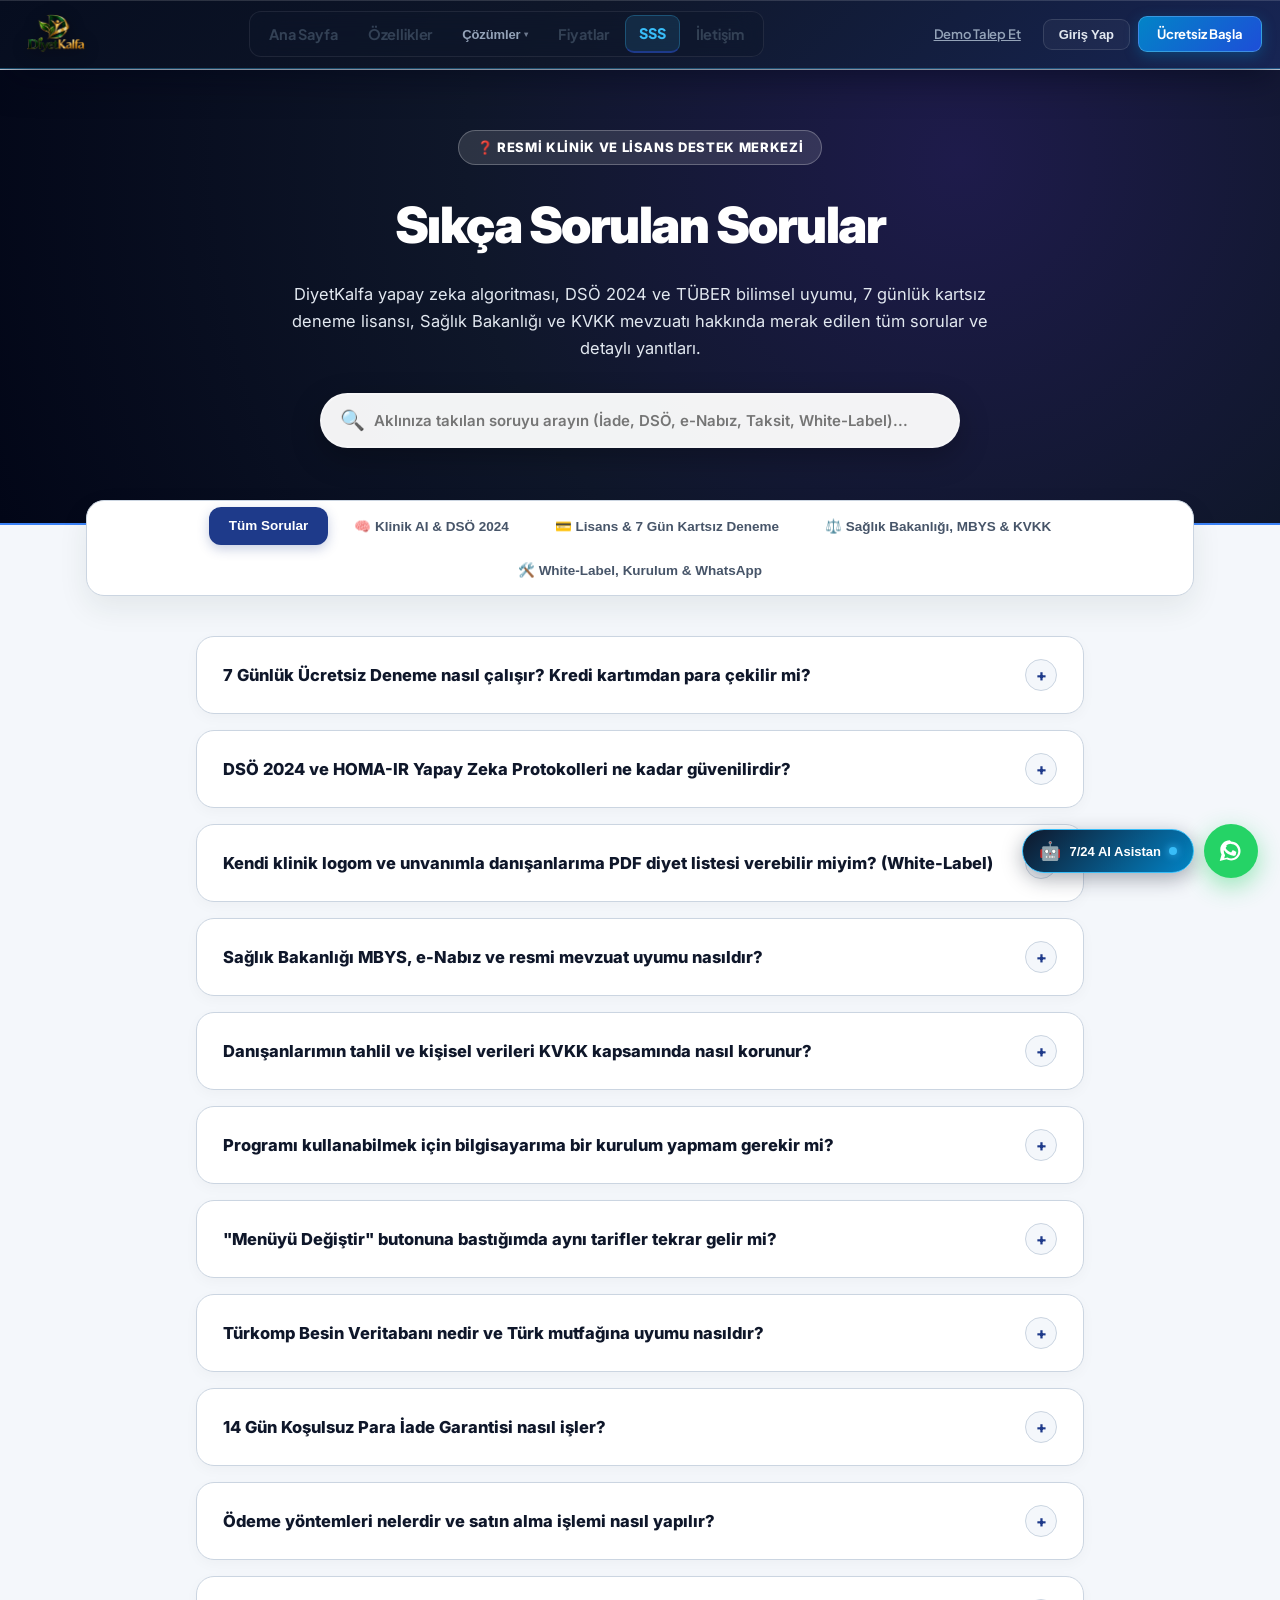
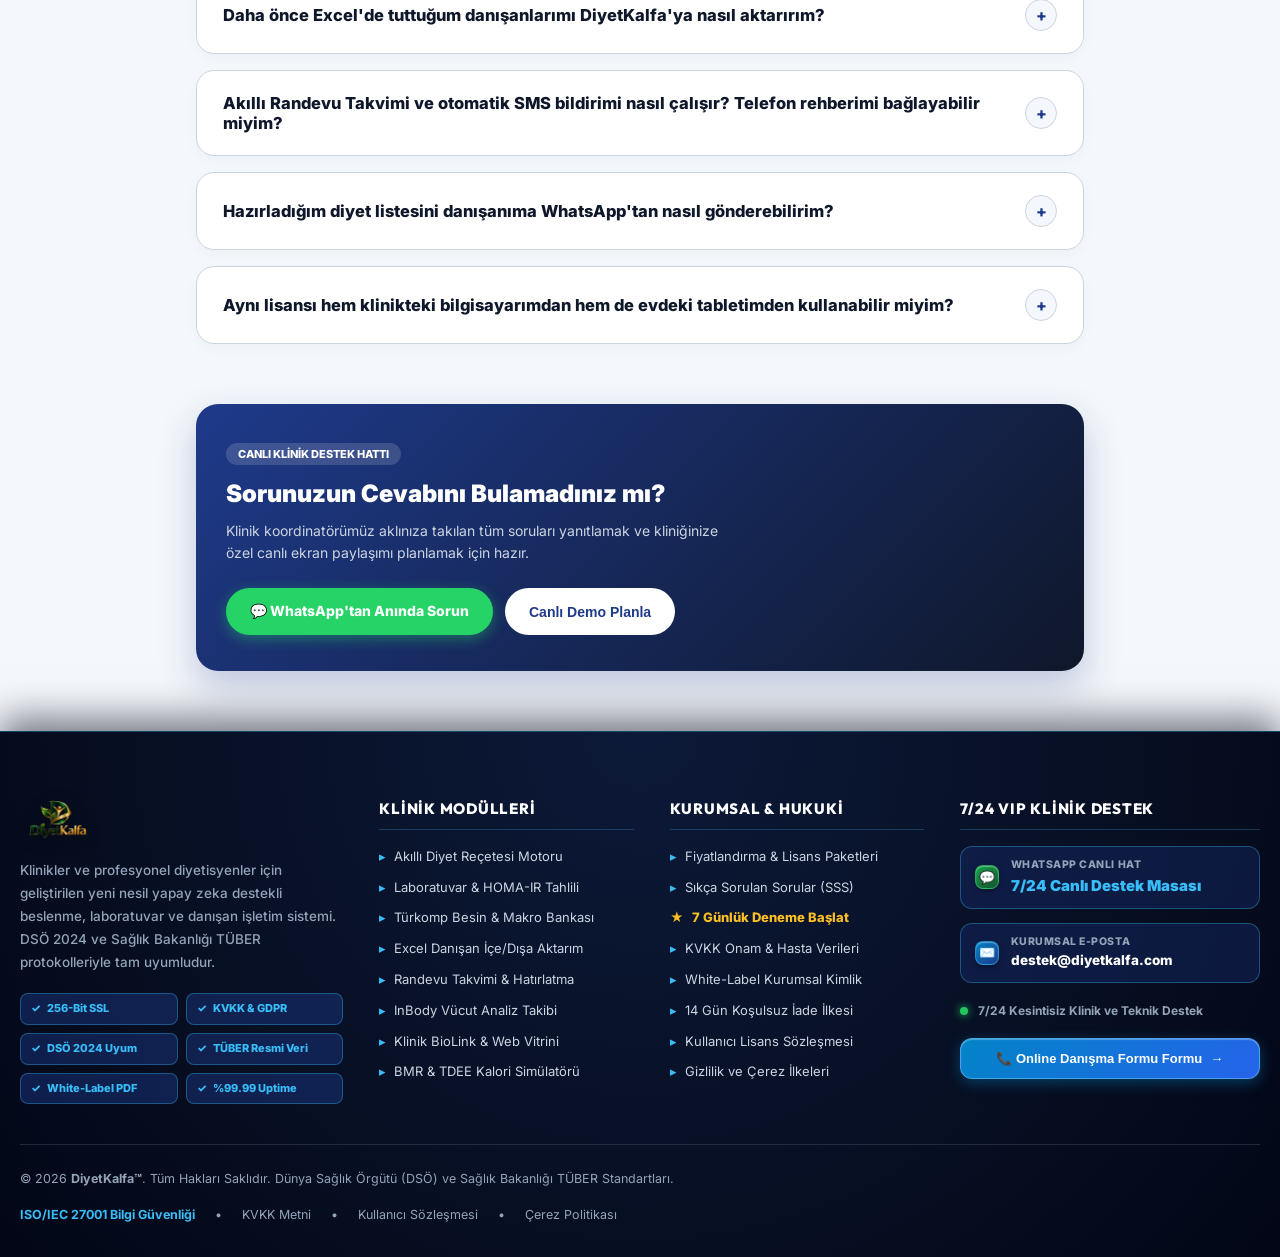
<file: sss.html>
﻿<!DOCTYPE html>
<html lang="tr">
<head>
  <meta charset="UTF-8">
  <meta name="viewport" content="width=device-width, initial-scale=1.0">
  <title>DiyetKalfa AI™ — Sıkça Sorulan Sorular & Klinik Destek Rehberi</title>
  <meta name="description" content="DiyetKalfa yapay zeka algoritması, DSÖ 2024 standartları, 7 günlük kartsız deneme, Sağlık Bakanlığı ve KVKK uyumu hakkında merak edilen tüm sorular ve yanıtları.">
  <link rel="icon" type="image/png" href="logo.png">

  <!-- Google Fonts: Inter -->
  <link rel="preconnect" href="https://fonts.googleapis.com">
  <link rel="preconnect" href="https://fonts.gstatic.com" crossorigin>
  <link href="https://fonts.googleapis.com/css2?family=Inter:wght@400;500;600;700;800;900&display=swap" rel="stylesheet">

  <style>
    :root {
      --luxury-green: #1e3a8a;
      --luxury-green-dark: #0f172a;
      --luxury-green-light: #eff6ff;
      --earth-taba: #6366f1;
      --earth-taba-dark: #874921;
      --deep-espresso: #0f172a;
      --espresso-dark: #120904;
      --cream-beige: #f4f7fb;
      --cream-beige-card: #fdfbf7;
      --cream-beige-border: #cbd5e1;
      --gold-accent: #d4af37;
      --text-main: #0f172a;
      --text-muted: #475569;
      --text-light: #fbf8f3;
      --font-family: 'Inter', -apple-system, BlinkMacSystemFont, "Segoe UI", Roboto, sans-serif;
    }

    * { box-sizing: border-box; margin: 0; padding: 0; }
    body {
      font-family: var(--font-family);
      background-color: var(--cream-beige);
      color: var(--text-main);
      line-height: 1.6;
      -webkit-font-smoothing: antialiased;
      overflow-x: hidden;
    }

    /* 1. HEADER */
    .app-header {
      background: rgba(255, 255, 255, 0.95);
      backdrop-filter: blur(12px);
      -webkit-backdrop-filter: blur(12px);
      border-bottom: 1.5px solid var(--cream-beige-border);
      position: sticky;
      top: 0;
      z-index: 1000;
    }
    .header-inner {
      max-width: 1240px;
      margin: 0 auto;
      padding: 14px 24px;
      display: flex;
      align-items: center;
      justify-content: space-between;
      gap: 20px;
    }
    .logo-area { display: flex; align-items: center; text-decoration: none; }
    .logo-area img { height: 48px; width: auto; object-fit: contain; }

    .header-nav { display: flex; align-items: center; gap: 28px; }
    .header-nav a {
      color: #334155;
      text-decoration: none;
      font-weight: 700;
      font-size: 14.5px;
      transition: color 0.15s ease;
      display: inline-flex;
      align-items: center;
      gap: 3px !important;
    }
    .header-nav a:hover, .header-nav a.active { color: var(--luxury-green); }
    .header-nav a.active { font-weight: 800; border-bottom: 2.5px solid var(--luxury-green); }

    .header-actions { display: flex; align-items: center; gap: 12px; }
    .btn-header-demo {
      background: #ffffff;
      color: var(--luxury-green);
      border: 1.5px solid #3b82f6;
      padding: 8px 14px;
      border-radius: 999px;
      font-weight: 800;
      font-size: 13.5px;
      cursor: pointer;
      display: inline-flex;
      align-items: center;
      gap: 6px;
      transition: all 0.2s;
    }
    .btn-header-demo:hover {
      background: var(--luxury-green-light);
      transform: translateY(-1px);
    }
    .btn-header-primary {
      background: linear-gradient(135deg, var(--luxury-green) 0%, var(--luxury-green-dark) 100%);
      color: #ffffff;
      text-decoration: none;
      padding: 9px 22px;
      border-radius: 999px;
      font-weight: 800;
      font-size: 13.5px;
      display: inline-flex;
      align-items: center;
      gap: 6px;
      box-shadow: 0 4px 14px rgba(30, 58, 138, 0.28);
      transition: all 0.2s;
    }
    .btn-header-primary:hover {
      transform: translateY(-1px);
      box-shadow: 0 6px 18px rgba(30, 58, 138, 0.35);
    }

    /* 2. SSS HERO */
    .faq-hero {
      background: radial-gradient(circle at 75% 20%, #1e1b4b 0%, #0f172a 48%, #020617 100%);
      padding: 60px 24px 75px;
      color: #ffffff;
      text-align: center;
      position: relative;
      overflow: hidden;
      border-bottom: 2px solid #3b82f6;
    }
    .faq-hero-inner {
      max-width: 860px;
      margin: 0 auto;
      position: relative;
      z-index: 2;
    }
    .faq-hero-badge {
      display: inline-flex;
      align-items: center;
      gap: 8px;
      background: rgba(255, 255, 255, 0.12);
      border: 1px solid rgba(255, 255, 255, 0.25);
      color: #ffffff;
      padding: 6px 18px;
      border-radius: 999px;
      font-size: 13px;
      font-weight: 800;
      margin-bottom: 20px;
      text-transform: uppercase;
      letter-spacing: 0.05em;
    }
    .faq-hero h1 {
      font-size: clamp(34px, 5vw, 50px);
      font-weight: 900;
      color: #ffffff;
      margin-bottom: 16px;
      letter-spacing: -0.03em;
    }
    .faq-hero p {
      font-size: 16.5px;
      color: #e2e8f0;
      line-height: 1.65;
      max-width: 700px;
      margin: 0 auto 30px;
    }

    /* SEARCH INPUT */
    .faq-search-box {
      max-width: 640px;
      margin: 0 auto;
      position: relative;
    }
    .faq-search-input {
      width: 100%;
      padding: 16px 24px 16px 52px;
      border-radius: 999px;
      border: 2px solid rgba(255, 255, 255, 0.3);
      background: rgba(255, 255, 255, 0.95);
      color: #0f172a;
      font-size: 15px;
      font-weight: 600;
      outline: none;
      box-shadow: 0 10px 30px rgba(0, 0, 0, 0.25);
      font-family: inherit;
      transition: all 0.2s;
    }
    .faq-search-input:focus {
      border-color: #38bdf8;
      background: #ffffff;
      box-shadow: 0 12px 35px rgba(56, 189, 248, 0.3);
    }
    .faq-search-icon {
      position: absolute;
      left: 20px;
      top: 50%;
      transform: translateY(-50%);
      font-size: 20px;
      pointer-events: none;
    }

    /* 3. CATEGORY TABS */
    .faq-tabs-container {
      max-width: 1140px;
      margin: -25px auto 40px;
      padding: 0 16px;
      display: flex;
      justify-content: center;
      position: relative;
      z-index: 10;
    }
    .faq-tabs-inner {
      display: inline-flex;
      flex-wrap: wrap;
      background: #ffffff;
      padding: 6px;
      border-radius: 18px;
      border: 1.5px solid var(--cream-beige-border);
      box-shadow: 0 12px 30px rgba(28, 51, 43, 0.08);
      gap: 6px;
      justify-content: center;
    }
    .faq-cat-btn {
      padding: 11px 20px;
      border-radius: 12px;
      font-weight: 800;
      font-size: 13.5px;
      border: none;
      cursor: pointer;
      transition: all 0.2s;
      background: transparent;
      color: #475569;
      display: inline-flex;
      align-items: center;
      gap: 6px;
    }
    .faq-cat-btn.active {
      background: var(--luxury-green);
      color: #ffffff;
      box-shadow: 0 4px 12px rgba(30, 58, 138, 0.25);
    }

    /* 4. ACCORDION LIST */
    .faq-list-container {
      max-width: 920px;
      margin: 0 auto 60px;
      padding: 0 16px;
      display: flex;
      flex-direction: column;
      gap: 16px;
    }
    .faq-item {
      background: #ffffff;
      border: 1.5px solid var(--cream-beige-border);
      border-radius: 18px;
      overflow: hidden;
      transition: all 0.2s ease;
      box-shadow: 0 4px 14px rgba(15, 23, 42, 0.03);
    }
    .faq-item:hover {
      border-color: #cbd5e1;
      box-shadow: 0 6px 20px rgba(15, 23, 42, 0.06);
    }
    .faq-item.open {
      border-color: var(--luxury-green);
      box-shadow: 0 8px 24px rgba(30, 58, 138, 0.08);
    }
    .faq-question-btn {
      width: 100%;
      text-align: left;
      background: none;
      border: none;
      padding: 22px 26px;
      font-size: 16.5px;
      font-weight: 800;
      color: #0f172a;
      cursor: pointer;
      display: flex;
      align-items: center;
      justify-content: space-between;
      gap: 16px;
      font-family: inherit;
    }
    .faq-toggle-icon {
      width: 32px;
      height: 32px;
      border-radius: 50%;
      background: var(--cream-beige);
      border: 1px solid var(--cream-beige-border);
      display: flex;
      align-items: center;
      justify-content: center;
      font-size: 16px;
      font-weight: 800;
      color: var(--luxury-green);
      flex-shrink: 0;
      transition: all 0.25s ease;
    }
    .faq-item.open .faq-toggle-icon {
      background: var(--luxury-green);
      color: #ffffff;
      transform: rotate(45deg);
    }
    .faq-answer-body {
      display: none;
      padding: 0 26px 24px 26px;
      font-size: 14.5px;
      color: #475569;
      line-height: 1.7;
      border-top: 1px solid var(--cream-beige-border);
      margin-top: 4px;
      padding-top: 16px;
    }
    .faq-item.open .faq-answer-body {
      display: block;
    }

    /* 5. DIRECT HELP CALLOUT BANNER */
    .faq-contact-card {
      max-width: 920px;
      margin: 0 auto 60px;
      padding: 0 16px;
    }
    .faq-contact-card-inner {
      background: linear-gradient(135deg, var(--luxury-green) 0%, var(--luxury-green-dark) 100%);
      border-radius: 22px;
      padding: 36px 30px;
      color: #ffffff;
      display: flex;
      align-items: center;
      justify-content: space-between;
      gap: 24px;
      flex-wrap: wrap;
      box-shadow: 0 16px 36px rgba(30, 58, 138, 0.25);
    }

    /* 6. FOOTER */
    .app-footer {
      background: #060d1f;
      color: #ffffff;
      padding: 60px 24px 30px;
      border-top: 3px solid #1e3a8a;
    }
    .footer-inner {
      max-width: 1240px;
      margin: 0 auto;
      display: grid;
      grid-template-columns: 2fr 1fr 1fr 1.5fr;
      gap: 40px;
      margin-bottom: 40px;
    }
    .footer-col h4 {
      font-size: 15px;
      font-weight: 800;
      color: #ffffff;
      margin-bottom: 16px;
      text-transform: uppercase;
      letter-spacing: 0.05em;
    }
    .footer-col ul { list-style: none; display: flex; flex-direction: column; gap: 10px; }
    .footer-col a { color: #94a3b8; text-decoration: none; font-size: 13.5px; transition: color 0.15s; }
    .footer-col a:hover { color: #ffffff; }

    /* DEMO MODAL */
    .modal-backdrop {
      display: none;
      position: fixed;
      top: 0; left: 0;
      width: 100vw; height: 100vh;
      background: rgba(23, 12, 7, 0.78);
      backdrop-filter: blur(8px);
      -webkit-backdrop-filter: blur(8px);
      z-index: 10006;
      align-items: center;
      justify-content: center;
      padding: 16px;
    }
    .modal-box {
      background: #ffffff;
      border-radius: 22px;
      max-width: 540px;
      width: 100%;
      box-shadow: 0 24px 60px rgba(0,0,0,0.4);
      border: 1.5px solid #cbd5e1;
      overflow: hidden;
      position: relative;
      max-height: 94vh;
      overflow-y: auto;
    }
    .modal-close-btn {
      position: absolute;
      top: 16px; right: 16px;
      background: rgba(255, 255, 255, 0.25);
      border: none;
      width: 32px; height: 32px;
      border-radius: 50%;
      color: #ffffff;
      font-size: 16px;
      font-weight: 800;
      cursor: pointer;
      display: flex;
      align-items: center;
      justify-content: center;
      z-index: 10;
    }

    @media (max-width: 900px) {
      .header-nav { display: none; }
      .footer-inner { grid-template-columns: 1fr 1fr; }
    }
    @media (max-width: 640px) {
      .footer-inner { grid-template-columns: 1fr; }
      .faq-contact-card-inner { text-align: center; justify-content: center; }
    }

    /* 7/24 DİYETKALFA AI ASİSTAN VE İLETİŞİM PANELİ STİLLERİ */
    @keyframes popIn {
      from { opacity: 0; transform: scale(0.92) translateY(12px); }
      to { opacity: 1; transform: scale(1) translateY(0); }
    }
    .ai-msg-bubble {
      max-width: 86%;
      padding: 10px 14px;
      border-radius: 14px;
      line-height: 1.45;
      word-break: break-word;
    }
    .ai-msg-bot {
      background: #ffffff;
      color: #0f172a;
      border: 1px solid #e2e8f0;
      align-self: flex-start;
      border-bottom-left-radius: 4px;
      box-shadow: 0 2px 6px rgba(0,0,0,0.03);
    }
    .ai-msg-user {
      background: linear-gradient(135deg, #0284c7 0%, #2563eb 100%);
      color: #ffffff;
      align-self: flex-end;
      border-bottom-right-radius: 4px;
    }
    .ai-chip-btn {
      background: #ffffff;
      border: 1px solid #cbd5e1;
      color: #0284c7;
      font-size: 11.5px;
      font-weight: 700;
      padding: 6px 12px;
      border-radius: 999px;
      cursor: pointer;
      text-align: left;
      transition: all 0.15s;
    }
    .ai-chip-btn:hover {
      background: #eff6ff;
      border-color: #0284c7;
    }
    .ai-link-btn {
      display: inline-flex;
      align-items: center;
      gap: 3px !important;
      margin-top: 8px;
      padding: 6px 12px;
      border-radius: 999px;
      font-size: 11.5px;
      font-weight: 800;
      text-decoration: none;
    }
  </style>
<style id="dk-luxury-logo-guaranteed-styles">
  .dk-brand-pod {
    display: inline-flex !important;
    align-items: center !important;
    gap: 8px !important;
    text-decoration: none !important;
    flex-shrink: 0 !important;
    padding: 2px 6px !important;
    border-radius: 12px !important;
    background: transparent !important;
    transition: all 0.2s ease !important;
    max-height: 48px !important;
  }
  .dk-brand-pod:hover {
    transform: translateY(-1px) !important;
  }
  .dk-original-logo-img,
  img.dk-original-logo-img,
  a.dk-brand-pod img {
    height: 42px !important;
    max-height: 42px !important;
    width: auto !important;
    max-width: 160px !important;
    object-fit: contain !important;
    display: inline-block !important;
    vertical-align: middle !important;
    filter: drop-shadow(0 3px 8px rgba(0, 0, 0, 0.45)) !important;
    transition: transform 0.2s ease, filter 0.2s ease !important;
  }
  .dk-brand-pod:hover .dk-original-logo-img,
  .dk-brand-pod:hover img {
    filter: drop-shadow(0 4px 14px rgba(56, 189, 248, 0.4)) drop-shadow(0 2px 6px rgba(0, 0, 0, 0.6)) !important;
    transform: scale(1.02) !important;
  }
  .dk-logo-edition-tag {
    display: inline-flex !important;
    align-items: center !important;
    gap: 4px !important;
    font-size: 10px !important;
    font-weight: 800 !important;
    letter-spacing: 0.05em !important;
    color: #38bdf8 !important;
    background: rgba(30, 58, 138, 0.4) !important;
    border: 1px solid rgba(56, 189, 248, 0.35) !important;
    padding: 2px 8px !important;
    border-radius: 999px !important;
    text-decoration: none !important;
    white-space: nowrap !important;
  }
  .dk-tag-pulse {
    width: 6px !important;
    height: 6px !important;
    border-radius: 50% !important;
    background: #38bdf8 !important;
    box-shadow: 0 0 6px #38bdf8 !important;
    display: inline-block !important;
  }
</style>
</head>
<body>

  <!-- 1. HEADER -->
  <!-- ========================================================================== -->
<!-- DIYETKALFA 3D EMBOSSED LUXURY COMMAND HEADER (TEK KATMANLI MODERN MİMARİ)  -->
<!-- ========================================================================== -->
<style>
  @import url('https://fonts.googleapis.com/css2?family=Outfit:wght@600;700;800;900&family=Plus+Jakarta+Sans:wght@500;600;700;800;900&display=swap');

  .dk-top-architecture {
    position: sticky;
    top: 0;
    z-index: 10000;
    width: 100%;
    font-family: 'Plus Jakarta Sans', system-ui, -apple-system, sans-serif;
  }
  .dk-main-command-header {
    background: linear-gradient(135deg, #060d1f 0%, #0f172a 45%, #172554 100%);
    backdrop-filter: blur(22px);
    -webkit-backdrop-filter: blur(22px);
    border-bottom: 1.5px solid rgba(56, 189, 248, 0.32);
    box-shadow: 0 14px 36px -8px rgba(2, 6, 23, 0.55), inset 0 1px 0 rgba(255, 255, 255, 0.14);
    padding: 11px 18px;
  }
  .dk-command-inner {
    max-width: 1320px;
    margin: 0 auto;
    display: flex;
    align-items: center;
    justify-content: space-between;
    gap: 10px;
  }
  /* 3D Kabartmalı (Embossed) Logo Stili */
  
  /* 3D Kabartmalı Buton İkon Podları */
  .dk-3d-btn-svg, .dk-3d-icon-pod {
    width: 24px;
    height: 24px;
    border-radius: 8px;
    background: linear-gradient(145deg, rgba(56, 189, 248, 0.22), rgba(15, 23, 42, 0.75));
    border: 1px solid rgba(125, 211, 252, 0.35);
    box-shadow: inset 0 1px 1px rgba(255, 255, 255, 0.35), 0 2px 5px rgba(0, 0, 0, 0.35);
    display: inline-flex;
    align-items: center;
    justify-content: center;
    color: #38bdf8;
    flex-shrink: 0;
  }
  .dk-nav-pill.active .dk-3d-btn-svg, .dk-btn-start .dk-3d-btn-svg {
    background: linear-gradient(145deg, rgba(255, 255, 255, 0.28), rgba(15, 23, 42, 0.35));
    border-color: rgba(255, 255, 255, 0.5);
    color: #ffffff;
  }
  .dk-btn-login .dk-3d-btn-svg {
    background: linear-gradient(145deg, rgba(251, 191, 36, 0.25), rgba(15, 23, 42, 0.75));
    border-color: rgba(251, 191, 36, 0.5);
    color: #fbbf24;
  }
    .dk-segmented-nav {
    background: rgba(15, 23, 42, 0.45);
    border: 1px solid rgba(255, 255, 255, 0.08);
    backdrop-filter: blur(12px);
    -webkit-backdrop-filter: blur(12px);
    border-radius: 12px;
    padding: 3px 5px;
    display: flex;
    align-items: center;
    gap: 2px;
  }
  .dk-nav-pill {
    color: #94a3b8;
    text-decoration: none;
    font-size: 13px;
    font-weight: 600;
    padding: 6px 13px;
    border-radius: 9px;
    display: inline-flex;
    align-items: center;
    gap: 4px;
    transition: all 0.2s cubic-bezier(0.16, 1, 0.3, 1);
    border: 1px solid transparent;
    background: transparent;
    cursor: pointer;
    white-space: nowrap;
    letter-spacing: -0.01em;
  }
  .dk-nav-pill:hover {
    color: #f8fafc;
    background: rgba(255, 255, 255, 0.06);
    border-color: rgba(255, 255, 255, 0.08);
  }
  .dk-nav-pill.active {
    background: rgba(56, 189, 248, 0.12);
    color: #38bdf8 !important;
    border-color: rgba(56, 189, 248, 0.28);
    font-weight: 700;
  }
  .dk-action-pod {
    display: flex;
    align-items: center;
    gap: 8px;
    flex-shrink: 0;
  }
  .dk-btn-sim {
    background: transparent;
    color: #94a3b8;
    border: 1px solid transparent;
    padding: 7px 13px;
    border-radius: 9px;
    font-weight: 600;
    font-size: 13px;
    cursor: pointer;
    display: inline-flex;
    align-items: center;
    transition: all 0.2s ease;
    white-space: nowrap;
    letter-spacing: -0.01em;
  }
  .dk-btn-sim:hover {
    color: #ffffff;
    background: rgba(255, 255, 255, 0.06);
  }
  .dk-btn-login {
    background: rgba(255, 255, 255, 0.04);
    color: #e2e8f0;
    border: 1px solid rgba(255, 255, 255, 0.12);
    padding: 7px 15px;
    border-radius: 9px;
    font-weight: 600;
    font-size: 13px;
    cursor: pointer;
    display: inline-flex;
    align-items: center;
    transition: all 0.2s ease;
    white-space: nowrap;
    letter-spacing: -0.01em;
  }
  .dk-btn-login:hover {
    color: #ffffff;
    background: rgba(255, 255, 255, 0.08);
    border-color: rgba(255, 255, 255, 0.24);
  }
  .dk-btn-start {
    background: linear-gradient(135deg, #0284c7 0%, #1d4ed8 100%);
    color: #ffffff !important;
    text-decoration: none;
    padding: 7px 18px;
    border-radius: 9px;
    font-weight: 700;
    font-size: 13px;
    display: inline-flex;
    align-items: center;
    border: 1px solid rgba(125, 211, 252, 0.4);
    box-shadow: 0 4px 14px rgba(2, 132, 199, 0.35);
    transition: all 0.2s ease;
    white-space: nowrap;
    letter-spacing: -0.01em;
  }
  .dk-btn-start:hover {
    transform: translateY(-1px);
    box-shadow: 0 6px 20px rgba(2, 132, 199, 0.5);
    background: linear-gradient(135deg, #0369a1 0%, #1e40af 100%);
  }
  /* 2-Column Bento Mega-Menu for Solutions */
  .dk-bento-mega-menu {
    display: none;
    position: absolute;
    top: calc(100% + 14px);
    left: 50%; transform: translateX(-50%);
    width: 620px; max-width: 90vw;
    max-width: 92vw;
    background: #ffffff;
    border: 1.5px solid #cbd5e1;
    border-radius: 22px;
    box-shadow: 0 25px 60px -12px rgba(15, 23, 42, 0.45);
    padding: 16px;
    z-index: 10005;
    max-height: 82vh;
    overflow-y: auto;
  }
  .dk-bento-grid {
    display: grid;
    grid-template-columns: repeat(2, 1fr);
    gap: 8px;
  }
  .dk-bento-mega-menu .solution-item {
    display: flex;
    align-items: flex-start;
    gap: 10px;
    padding: 10px 12px;
    border-radius: 12px;
    text-decoration: none;
    background: #f8fafc;
    border: 1px solid #e2e8f0;
    transition: all 0.18s ease;
  }
  .dk-bento-mega-menu .solution-item:hover {
    background: #eff6ff;
    border-color: #38bdf8;
    transform: translateY(-1px);
  }
  .dk-bento-mega-menu .sol-icon {
    width: 34px;
    height: 34px;
    border-radius: 10px;
    background: linear-gradient(145deg, #1e3a8a, #0f172a);
    color: #38bdf8;
    border: 1px solid rgba(56, 189, 248, 0.4);
    box-shadow: inset 0 1px 1px rgba(255,255,255,0.25), 0 3px 8px rgba(15,23,42,0.2);
    display: flex;
    align-items: center;
    justify-content: center;
    flex-shrink: 0;
  }
  @media (max-width: 1120px) {
    .dk-command-inner { flex-wrap: wrap; justify-content: center; }
    .dk-segmented-nav { flex-wrap: wrap; justify-content: center; }
    .dk-bento-mega-menu { left: -40px; width: 90vw; }
    .dk-bento-grid { grid-template-columns: 1fr; }
  }
</style>

<header class="app-header dk-top-architecture">
  <div class="dk-main-command-header">
    <div class="dk-command-inner">
            <!-- Orijinal Yüksek Çözünürlüklü Şeffaf DiyetKalfa Logosu -->
      <a href="index.html" class="dk-brand-pod" title="DiyetKalfa Klinik Karar Destek Sistemi" style="display: inline-flex !important; align-items: center !important; gap: 8px !important; text-decoration: none !important; max-height: 48px !important;">
        <img src="logo.png" alt="DiyetKalfa" class="dk-original-logo-img" style="height: 42px !important; width: auto !important; max-height: 42px !important; max-width: 160px !important; object-fit: contain !important; display: inline-block !important; filter: drop-shadow(0 3px 8px rgba(0,0,0,0.45));">
        
      </a>

      <!-- Center Segmented Pill Navigation Dock (3D Embossed Vector Icons) -->
            <nav class="header-nav header-nav-links dk-segmented-nav">
        <a href="index.html" class="dk-nav-pill">Ana Sayfa</a>
        <a href="ozellikler.html" class="dk-nav-pill">Özellikler</a>

        <!-- DIYETKALFA - 2 SÜTUNLU BENTO MEGA ÇÖZÜMLER MENÜSÜ -->
        <div class="dropdown-solutions-container" style="position: relative; display: inline-block;">
          <button type="button" id="btn-toggle-solutions" onclick="toggleSolutionsMenu(event)" class="dk-nav-pill">
            <span>Çözümler</span>
            <span id="solutions-chevron" style="font-size: 8px; opacity: 0.7; transition: transform 0.2s ease;">▾</span>
          </button>
          <div id="solutions-dropdown-panel" class="solutions-dropdown-box dk-bento-mega-menu">
            <div style="display: flex; justify-content: space-between; align-items: center; padding: 4px 8px 10px; border-bottom: 1.5px solid #e2e8f0; margin-bottom: 10px;">
              <div>
                <div style="font-size: 11px; font-weight: 900; color: #0284c7; text-transform: uppercase; letter-spacing: 0.08em;">DİYETKALFA İNTERAKTİF KLİNİK MODÜLLERİ</div>
                <div style="font-size: 12px; color: #64748b;">15 Uzman Klinik Aracı Tek Tıkla Canlı Simüle Edin</div>
              </div>
              <span style="background: #eff6ff; color: #1d4ed8; font-size: 11px; font-weight: 800; padding: 3px 10px; border-radius: 999px; border: 1px solid #bfdbfe;">15 Aktif Modül</span>
            </div>
            <div class="dk-bento-grid">
              <a href="javascript:void(0)" onclick="openSolutionModal('diet_program')" class="solution-item"><span class="sol-icon">🥗</span><div class="sol-text"><div class="sol-title">Diyet Programı Hazırlama</div><div class="sol-desc">DSÖ ve TÜBER uyumlu sonsuz reçete motoru</div></div></a>
              <a href="javascript:void(0)" onclick="openSolutionModal('ai_assistant')" class="solution-item"><span class="sol-icon">🤖</span><div class="sol-text"><div class="sol-title">Yapay Zeka Asistanı</div><div class="sol-desc">Canlı vaka analizi ve sayısal makro hesaplama</div></div></a>
              <a href="javascript:void(0)" onclick="openSolutionModal('clinic_mgmt')" class="solution-item"><span class="sol-icon">🏢</span><div class="sol-text"><div class="sol-title">Klinik Yönetimi</div><div class="sol-desc">White-label logo, fatura ve kurumsal kimlik</div></div></a>
              <a href="javascript:void(0)" onclick="openSolutionModal('client_tracking')" class="solution-item"><span class="sol-icon">👥</span><div class="sol-text"><div class="sol-title">Diyetisyen Danışan Takip</div><div class="sol-desc">Kilo grafiği, çevre ölçümü ve uyum skoru</div></div></a>
              <a href="javascript:void(0)" onclick="openSolutionModal('excel_tracking')" class="solution-item"><span class="sol-icon">📊</span><div class="sol-text"><div class="sol-title">Excel Danışan Çizelgesi</div><div class="sol-desc">Excel dosyalarını tek tıkla aktarın ve yönetin</div></div></a>
              <a href="javascript:void(0)" onclick="openSolutionModal('online_diet')" class="solution-item"><span class="sol-icon">💻</span><div class="sol-text"><div class="sol-title">Online Diyetisyen Programı</div><div class="sol-desc">Görüntülü seans ve WhatsApp reçete paylaşımı</div></div></a>
              <a href="javascript:void(0)" onclick="openSolutionModal('appointments')" class="solution-item"><span class="sol-icon">📅</span><div class="sol-text"><div class="sol-title">Randevu Takvimi & SMS</div><div class="sol-desc">Rehber senkronizasyonu ve otomatik hatırlatma SMS</div></div></a>
              <a href="javascript:void(0)" onclick="openSolutionModal('enabiz')" class="solution-item"><span class="sol-icon">🏥</span><div class="sol-text"><div class="sol-title">e-Nabız & HOMA-IR Yazılımı</div><div class="sol-desc">Bakanlık uyumlu laboratuvar tahlil yorumlama</div></div></a>
              <a href="javascript:void(0)" onclick="openSolutionModal('anamnez')" class="solution-item"><span class="sol-icon">📋</span><div class="sol-text"><div class="sol-title">Dijital Onam ve Anamnez</div><div class="sol-desc">KVKK onaylı mobil hasta bilgi formu</div></div></a>
              <a href="javascript:void(0)" onclick="openSolutionModal('website')" class="solution-item"><span class="sol-icon">🌐</span><div class="sol-text"><div class="sol-title">Diyetisyen Web Sitesi</div><div class="sol-desc">Kişisel alan adı, SEO ve Instagram BioLink</div></div></a>
              <a href="javascript:void(0)" onclick="openSolutionModal('calorie')" class="solution-item"><span class="sol-icon">🔢</span><div class="sol-text"><div class="sol-title">Kalori Hesaplama Motoru</div><div class="sol-desc">Mifflin-St Jeor & DSÖ BMR/TDEE hesaplayıcı</div></div></a>
              <a href="javascript:void(0)" onclick="openSolutionModal('branches')" class="solution-item"><span class="sol-icon">🩺</span><div class="sol-text"><div class="sol-title">Klinik: Diğer Branşlar</div><div class="sol-desc">Fonksiyonel tıp, sporcu, bariatrik ve pediatri</div></div></a>
              <a href="javascript:void(0)" onclick="openSolutionModal('experts')" class="solution-item"><span class="sol-icon">🔍</span><div class="sol-text"><div class="sol-title">Tüm Uzmanlar Ağı</div><div class="sol-desc">Türkiye geneli akredite diyetisyen rehberi</div></div></a>
              <a href="javascript:void(0)" onclick="openSolutionModal('blog')" class="solution-item"><span class="sol-icon">📚</span><div class="sol-text"><div class="sol-title">Bilimsel Klinik Blog</div><div class="sol-desc">Kanıta dayalı ESPEN & DSÖ vaka yayınları</div></div></a>
              <a href="javascript:void(0)" onclick="openSolutionModal('recipes')" class="solution-item"><span class="sol-icon">🍲</span><div class="sol-text"><div class="sol-title">Türkomp Klinik Tarifler</div><div class="sol-desc">Makroları hesaplanmış 100+ diyet reçetesi</div></div></a>
            </div>
          </div>
        </div>

        <a href="fiyatlar.html" class="dk-nav-pill">Fiyatlar</a>
        <a href="sss.html" class="dk-nav-pill active">SSS</a>
        <a href="iletisim.html" class="dk-nav-pill">İletişim</a>
      </nav>

      <!-- Right Executive Action Pod (3D Embossed Vector Icons) -->
            <div class="header-actions dk-action-pod">
        <a href="demo.html" class="dk-btn-sim">Demo Talep Et</a>
        <button type="button" onclick="openLoginModal()" class="dk-btn-login">Giriş Yap</button>
        <a href="kayit.html" class="dk-btn-start">Ücretsiz Başla</a>
      </div>
    </div>
  </div>
</header>

  <!-- 2. SSS HERO -->
  <section class="faq-hero">
    <div class="faq-hero-inner">
      <div class="faq-hero-badge">
        <span>❓ RESMİ KLİNİK VE LİSANS DESTEK MERKEZİ</span>
      </div>
      <h1>Sıkça Sorulan Sorular</h1>
      <p>
        DiyetKalfa yapay zeka algoritması, DSÖ 2024 ve TÜBER bilimsel uyumu, 7 günlük kartsız deneme lisansı, Sağlık Bakanlığı ve KVKK mevzuatı hakkında merak edilen tüm sorular ve detaylı yanıtları.
      </p>

      <!-- CANLI ARAMA ÇUBUĞU -->
      <div class="faq-search-box">
        <span class="faq-search-icon">🔍</span>
        <input type="text" id="faqSearchInput" oninput="filterFaq()" onkeyup="filterFaq()" placeholder="Aklınıza takılan soruyu arayın (İade, DSÖ, e-Nabız, Taksit, White-Label)..." class="faq-search-input">
      </div>
    </div>
  </section>

  <!-- 3. KATEGORİ SEÇİCİ -->
  <div class="faq-tabs-container">
    <div class="faq-tabs-inner">
      <button type="button" class="faq-cat-btn active" onclick="filterCategory('all', this)">
        <span>Tüm Sorular</span>
      </button>
      <button type="button" class="faq-cat-btn" onclick="filterCategory('ai', this)">
        <span>🧠 Klinik AI & DSÖ 2024</span>
      </button>
      <button type="button" class="faq-cat-btn" onclick="filterCategory('license', this)">
        <span>💳 Lisans & 7 Gün Kartsız Deneme</span>
      </button>
      <button type="button" class="faq-cat-btn" onclick="filterCategory('compliance', this)">
        <span>⚖️ Sağlık Bakanlığı, MBYS & KVKK</span>
      </button>
      <button type="button" class="faq-cat-btn" onclick="filterCategory('tech', this)">
        <span>🛠️ White-Label, Kurulum & WhatsApp</span>
      </button>
    </div>
  </div>

  <!-- 4. SSS LİSTESİ (AKORDİYON) -->
  <main class="faq-list-container" id="faqAccordionContainer">

    <!-- SORU 1: 7 GÜNLÜK DENEME -->
    <div class="faq-item" data-category="license">
      <button type="button" class="faq-question-btn" onclick="toggleFaqItem(this)">
        <span>7 Günlük Ücretsiz Deneme nasıl çalışır? Kredi kartımdan para çekilir mi?</span>
        <span class="faq-toggle-icon">+</span>
      </button>
      <div class="faq-answer-body">
        <strong>Asla kredi kartı gerekmez!</strong> 7 günlük ücretsiz deneme sürecini başlattığınızda hiçbir kredi kartı veya ödeme bilgisi girmeden anında tam yetkili klinik panelinize erişirsiniz. 7 gün boyunca tüm DSÖ 2024 AI reçetelerini, HOMA-IR tahlil araçlarını ve Türkomp besin kütüphanesini kısıtlamasız deneyimleyebilirsiniz. Süre bitiminde devam etmek isterseniz dilediğiniz paketi seçebilirsiniz; iptal için hiçbir işlem yapmanız gerekmez.
      </div>
    </div>

    <!-- SORU 2: DSÖ VE HOMA-IR -->
    <div class="faq-item" data-category="ai">
      <button type="button" class="faq-question-btn" onclick="toggleFaqItem(this)">
        <span>DSÖ 2024 ve HOMA-IR Yapay Zeka Protokolleri ne kadar güvenilirdir?</span>
        <span class="faq-toggle-icon">+</span>
      </button>
      <div class="faq-answer-body">
        DiyetKalfa algoritması, Dünya Sağlık Örgütü'nün (DSÖ/WHO) 2024 Beslenme Kılavuzları ve Türkiye Beslenme Rehberi (TÜBER) referans alınarak geliştirilmiştir. Danışanınızın açlık glukozu ve insülin değerlerinden otomatik olarak HOMA-IR skorunu hesaplar; insülin direnci veya metabolik sendrom varlığında glisemik yükü kısıtlanmış bilimsel protokolleri reçete eder. Reçete motoru 42.000+ kombinasyon üzerinden çalışarak rastgele şablonlar yerine biyokimyasal olarak doğrulanmış reçeteler üretir.
      </div>
    </div>

    <!-- SORU 3: WHITE-LABEL VE MARKA -->
    <div class="faq-item" data-category="tech">
      <button type="button" class="faq-question-btn" onclick="toggleFaqItem(this)">
        <span>Kendi klinik logom ve unvanımla danışanlarıma PDF diyet listesi verebilir miyim? (White-Label)</span>
        <span class="faq-toggle-icon">+</span>
      </button>
      <div class="faq-answer-body">
        <strong>%100 Evet.</strong> DiyetKalfa kurumsal prestijinize odaklanır. "Klinik Ayarları" panelinden kendi adınızı, uzmanlık unvanınızı, klinik logonuzu ve kurumsal iletişim bilgilerinizi tanımlayabilirsiniz. Çıkaracağınız tüm günlük ve 7 günlük reçeteler, alışveriş listeleri ve laboratuvar raporları DiyetKalfa logosu olmadan, doğrudan kliniğinizin resmi kurumsal antetiyle yazdırılır ve PDF olarak danışana gönderilir.
      </div>
    </div>

    <!-- SORU 4: SAĞLIK BAKANLIĞI & MBYS -->
    <div class="faq-item" data-category="compliance">
      <button type="button" class="faq-question-btn" onclick="toggleFaqItem(this)">
        <span>Sağlık Bakanlığı MBYS, e-Nabız ve resmi mevzuat uyumu nasıldır?</span>
        <span class="faq-toggle-icon">+</span>
      </button>
      <div class="faq-answer-body">
        DiyetKalfa, Sağlık Bakanlığı Sağlık Bilgi Sistemleri Genel Müdürlüğü standartlarına ve MBYS (Muayenehane Bilgi Yönetim Sistemi) veri iletim mimarisine tam uyumlu veri modelleriyle inşa edilmiştir. e-Nabız hasta kayıt protokolleri, e-Reçete formatları ve klinik epikriz çıktıları Sağlık Bakanlığı onaylı parametrelerle saklanır.
      </div>
    </div>

    <!-- SORU 5: VERİ GÜVENLİĞİ & KVKK -->
    <div class="faq-item" data-category="compliance">
      <button type="button" class="faq-question-btn" onclick="toggleFaqItem(this)">
        <span>Danışanlarımın tahlil ve kişisel verileri KVKK kapsamında nasıl korunur?</span>
        <span class="faq-toggle-icon">+</span>
      </button>
      <div class="faq-answer-body">
        Tüm danışan verileri, laboratuvar tahlilleri ve anamnez kayıtları bankacılık standardı olan <strong>256-Bit SSL şifreleme</strong> ve izole veri tabanı mimarisiyle korunur. 6698 sayılı KVKK ve Avrupa Birliği GDPR sağlık verisi yönetmeliklerine tam uyumludur. Danışan verileri asla üçüncü şahıslarla, reklam ağlarıyla veya yapay zeka eğitim havuzlarıyla paylaşılmaz; mülkiyeti tamamen kliniğinize aittir.
      </div>
    </div>

    <!-- SORU 6: KURULUM GEREKİR Mİ? -->
    <div class="faq-item" data-category="tech">
      <button type="button" class="faq-question-btn" onclick="toggleFaqItem(this)">
        <span>Programı kullanabilmek için bilgisayarıma bir kurulum yapmam gerekir mi?</span>
        <span class="faq-toggle-icon">+</span>
      </button>
      <div class="faq-answer-body">
        <strong>Hayır.</strong> DiyetKalfa %100 modern bulut tabanlı bir klinik işletim sistemidir. Herhangi bir program indirmeniz, güncelleme beklemeniz veya pahalı sunucular satın almanız gerekmez. Windows, macOS, iPad, Android tablet veya akıllı telefonunuzun tarayıcısından şifrenizle anında bağlanıp saniyeler içinde reçete yazmaya başlayabilirsiniz.
      </div>
    </div>

    <!-- SORU 7: REÇETE TEKRARLAMA SORUNU -->
    <div class="faq-item" data-category="ai">
      <button type="button" class="faq-question-btn" onclick="toggleFaqItem(this)">
        <span>"Menüyü Değiştir" butonuna bastığımda aynı tarifler tekrar gelir mi?</span>
        <span class="faq-toggle-icon">+</span>
      </button>
      <div class="faq-answer-body">
        Hayır. DiyetKalfa tescilli <em>AlgorithmicRecipeSynthesizer</em> ve <em>InfiniteRecipeEngine</em> motoruna sahiptir. Menüyü Değiştir butonuna her basışınızda veya tekil öğünlerde "Değiştir" tıklandığında; protein kaynakları, pişirme teknikleri, glisemik dengeleyiciler ve taze Akdeniz yeşillikleri matematiksel kombinasyonla eşleştirilir. Sistem son kullanılan tarif geçmişini belleğinde tuttuğu için aynı öğünler arka arkaya asla tekrarlamaz.
      </div>
    </div>

    <!-- SORU 8: TÜRKOMP VERİTABANI -->
    <div class="faq-item" data-category="ai">
      <button type="button" class="faq-question-btn" onclick="toggleFaqItem(this)">
        <span>Türkomp Besin Veritabanı nedir ve Türk mutfağına uyumu nasıldır?</span>
        <span class="faq-toggle-icon">+</span>
      </button>
      <div class="faq-answer-body">
        Yabancı menşeili diyet programlarının en büyük sorunu danışanın Türkiye'deki marketlerde bulamayacağı yabancı gıdaları (örneğin kale yaprağı, özel tohumlar) önermesidir. DiyetKalfa, TÜBİTAK MAM tarafından hazırlanan tescilli <strong>Türkomp (Türkiye Ulusal Gıda Kompozisyon Veritabanı)</strong> kütüphanesini kullanır. Siyez bulgurundan lor peynirine, yerli levrekten mevsim sebzelerine kadar 2.400'den fazla yerli gıdanın gramaj, makro ve mikronutriyen değerlerini sıfır hatayla hesaplar.
      </div>
    </div>

    <!-- SORU 9: 14 GÜN İADE GARANTİSİ -->
    <div class="faq-item" data-category="license">
      <button type="button" class="faq-question-btn" onclick="toggleFaqItem(this)">
        <span>14 Gün Koşulsuz Para İade Garantisi nasıl işler?</span>
        <span class="faq-toggle-icon">+</span>
      </button>
      <div class="faq-answer-body">
        DiyetKalfa'dan herhangi bir sebeple memnun kalmamanız durumunda, satın alım tarihinden itibaren 14 gün içerisinde kurumsal destek hattımıza tek bir mesaj iletmeniz yeterlidir. Hiçbir mazeret veya gerekçe aranmaksızın ödediğiniz tutar bankanıza %100 kesintisiz olarak iade edilir.
      </div>
    </div>

    <!-- SORU 10: ÖDEME VE TAKSİT -->
    <div class="faq-item" data-category="license">
      <button type="button" class="faq-question-btn" onclick="toggleFaqItem(this)">
        <span>Ödeme yöntemleri nelerdir ve satın alma işlemi nasıl yapılır?</span>
        <span class="faq-toggle-icon">+</span>
      </button>
      <div class="faq-answer-body">
        DiyetKalfa'da kredi kartı bürokrasisi, pos komisyonları veya şirket kurulum masrafları yoktur. Satın alma işlemini <strong>WhatsApp VIP Lisans Hattımız (7/24 Canlı Destek Masası)</strong> üzerinden tek tıkla sipariş vererek veya şirket banka hesabımıza <strong>7/24 Havale / EFT / FAST</strong> ile masrafsız gerçekleştirebilirsiniz. Ödemeniz teyit edildiği anda benzersiz klinik lisans anahtarınız üretilir ve paneliniz anında tam yetkiyle çalışmaya başlar.
      </div>
    </div>

    <!-- SORU 10.1: EXCEL ENTEGRASYONU -->
    <div class="faq-item" data-category="tech">
      <button type="button" class="faq-question-btn" onclick="toggleFaqItem(this)">
        <span>Daha önce Excel'de tuttuğum danışanlarımı DiyetKalfa'ya nasıl aktarırım?</span>
        <span class="faq-toggle-icon">+</span>
      </button>
      <div class="faq-answer-body">
        DiyetKalfa, diyetisyenlerin Excel alışkanlığına %100 duyarlı olarak geliştirilmiştir. Klinik panelindeki <strong>"Excel Danışan Takip"</strong> sekmesinden mevcut .xlsx veya .csv dosyanızı doğrudan yükleyebilir ya da Google E-Tablolar/Excel'deki satırlarınızı kopyalayıp tek tıkla topluca yapıştırabilirsiniz. Sistem isim, telefon, başlangıç ve güncel kilo, seans paketlerini otomatik ayrıştırır. Tablo üzerinde tıpkı Excel gibi hücreleri canlı düzenleyebilir, net kilo kaybı değişimlerini anında görebilir ve tek tıkla seans planlayıp SMS gönderebilirsiniz.
      </div>
    </div>

    <!-- SORU 10.2: AKILLI RANDEVU TAKVİMİ & SMS BİLDİRİMİ -->
    <div class="faq-item" data-category="tech">
      <button type="button" class="faq-question-btn" onclick="toggleFaqItem(this)">
        <span>Akıllı Randevu Takvimi ve otomatik SMS bildirimi nasıl çalışır? Telefon rehberimi bağlayabilir miyim?</span>
        <span class="faq-toggle-icon">+</span>
      </button>
      <div class="faq-answer-body">
        Evet! DiyetKalfa Akıllı Randevu Takvimi modülü sayesinde tek tıkla telefon rehberinizi (veya .vcf rehber yedeğinizi) sisteme bağlayabilirsiniz. Danışanınızın seansını saatlik takvimden seçip kaydettiğinizde, sistem danışanınızın cep telefonuna <strong>otomatik randevu onay ve seans hatırlatma SMS'i</strong> iletir. İster telefonunuzun kendi SMS uygulamasını, ister yerleşik SMS API gateway'ini (Netgsm, İletiMerkezi vb.) kullanabilirsiniz. Bu sayede danışanların seans kaçırma ve geç kalma oranı %85 azalır.
      </div>
    </div>

    <!-- SORU 11: WHATSAPP ENTEGRASYONU -->
    <div class="faq-item" data-category="tech">
      <button type="button" class="faq-question-btn" onclick="toggleFaqItem(this)">
        <span>Hazırladığım diyet listesini danışanıma WhatsApp'tan nasıl gönderebilirim?</span>
        <span class="faq-toggle-icon">+</span>
      </button>
      <div class="faq-answer-body">
        Reçeteleme alanında "WhatsApp ile Gönder" butonuna bastığınızda, sistem danışanın adı, günlük öğün saatleri, porsiyon gramajları ve akıllı pazar alışveriş listesini içeren şık formatlı bir mesajı hazırlar ve danışanınızın WhatsApp sohbet penceresini tek tıkla açar. Danışanınız ek bir uygulama indirmeden listesine cep telefonundan anında ulaşır.
      </div>
    </div>

    <!-- SORU 12: BİRDEN FAZLA CİHAZ -->
    <div class="faq-item" data-category="tech">
      <button type="button" class="faq-question-btn" onclick="toggleFaqItem(this)">
        <span>Aynı lisansı hem klinikteki bilgisayarımdan hem de evdeki tabletimden kullanabilir miyim?</span>
        <span class="faq-toggle-icon">+</span>
      </button>
      <div class="faq-answer-body">
        <strong>Evet.</strong> Bulut tabanlı mimari sayesinde lisansınız kullanıcı bazlıdır. Klinik ofisinizdeki masaüstü bilgisayardan, evdeki dizüstü bilgisayarınızdan veya seyahatteyken akıllı telefonunuzdan aynı kullanıcı bilgileriyle dilediğiniz an bağlanabilirsiniz. Tüm danışan ve randevu verileriniz cihazlar arasında gerçek zamanlı eşitlenir.
      </div>
    </div>

  </main>

  <!-- 5. YARDIM VE WHATSAPP BANNER -->
  <section class="faq-contact-card">
    <div class="faq-contact-card-inner">
      <div>
        <span style="background: rgba(255,255,255,0.15); font-size: 11px; font-weight: 800; padding: 4px 12px; border-radius: 999px; text-transform: uppercase;">
          CANLI KLİNİK DESTEK HATTI
        </span>
        <h3 style="font-size: 24px; font-weight: 900; margin: 10px 0 6px 0;">Sorunuzun Cevabını Bulamadınız mı?</h3>
        <p style="font-size: 14px; color: #cbd5e1; max-width: 520px;">
          Klinik koordinatörümüz aklınıza takılan tüm soruları yanıtlamak ve kliniğinize özel canlı ekran paylaşımı planlamak için hazır.
        </p>
      </div>

      <div style="display: flex; gap: 12px; flex-wrap: wrap;">
        <a href="javascript:void(0)" onclick="toggleAiChat(); return false;" target="_blank" style="background: #25d366; color: #ffffff; padding: 12px 24px; border-radius: 999px; font-weight: 800; font-size: 14px; text-decoration: none; display: inline-flex; align-items: center; gap: 8px; box-shadow: 0 4px 14px rgba(37, 211, 102, 0.4);">
          <span>💬 WhatsApp'tan Anında Sorun</span>
        </a>
        <button type="button" onclick="openDemoModal()" style="background: #ffffff; color: var(--luxury-green); border: none; padding: 12px 24px; border-radius: 999px; font-weight: 800; font-size: 14px; cursor: pointer;">
          <span>Canlı Demo Planla</span>
        </button>
      </div>
    </div>
  </section>

  <!-- 6. FOOTER -->
    <!-- ============================================================ -->
  <!-- KURUMSAL ROYAL SAPPHIRE & 3D EMBOSSED PRESTİJ FOOTER          -->
  <!-- ============================================================ -->
    <!-- ============================================================ -->
  <!-- DİYETKALFA LUXURY 4-COLUMN JUSTIFIED SAPPHIRE FOOTER         -->
  <!-- ============================================================ -->
  <footer id="section-contact" class="app-footer" style="background: radial-gradient(circle at 50% 0%, #0c1938 0%, #060d1f 70%, #020617 100%) !important; color: #f8fafc !important; padding: 65px 20px 32px !important; margin-top: 60px; border-top: 1.5px solid rgba(56, 189, 248, 0.35) !important; box-shadow: 0 -12px 36px rgba(2, 6, 23, 0.55); scroll-margin-top: 80px;">
    <div style="max-width: 1360px; margin: 0 auto; display: grid; grid-template-columns: 1.4fr 1.1fr 1.1fr 1.3fr; gap: 36px; margin-bottom: 40px; align-items: start;">
      
      <!-- 1. SÜTUN: Kurumsal Kimlik & Akreditasyonlar -->
      <div>
        <div style="display: inline-flex; align-items: center; margin-bottom: 16px;">
          <a href="index.html" class="dk-brand-pod" style="display: inline-flex !important; align-items: center !important; gap: 8px !important; text-decoration: none !important; max-height: 48px !important;">
            <img src="logo.png" alt="DiyetKalfa" class="dk-original-logo-img" style="height: 42px !important; width: auto !important; max-height: 42px !important; max-width: 160px !important; object-fit: contain !important; filter: drop-shadow(0 3px 8px rgba(0,0,0,0.55));">
            
          </a>
        </div>
        <p style="font-size: 13.5px; color: #94a3b8; line-height: 1.7; margin-bottom: 20px; font-weight: 500;">
          Klinikler ve profesyonel diyetisyenler için geliştirilen yeni nesil yapay zeka destekli beslenme, laboratuvar ve danışan işletim sistemi. DSÖ 2024 ve Sağlık Bakanlığı TÜBER protokolleriyle tam uyumludur.
        </p>
        <div style="display: grid; grid-template-columns: 1fr 1fr; gap: 8px;">
          <span style="background: rgba(30, 58, 138, 0.45); color: #38bdf8; border: 1px solid rgba(56, 189, 248, 0.35); padding: 6px 10px; border-radius: 8px; font-size: 11px; font-weight: 800; display: inline-flex; align-items: center; gap: 6px;">
            <span style="color:#38bdf8;">✓</span> 256-Bit SSL
          </span>
          <span style="background: rgba(30, 58, 138, 0.45); color: #38bdf8; border: 1px solid rgba(56, 189, 248, 0.35); padding: 6px 10px; border-radius: 8px; font-size: 11px; font-weight: 800; display: inline-flex; align-items: center; gap: 6px;">
            <span style="color:#38bdf8;">✓</span> KVKK & GDPR
          </span>
          <span style="background: rgba(30, 58, 138, 0.45); color: #38bdf8; border: 1px solid rgba(56, 189, 248, 0.35); padding: 6px 10px; border-radius: 8px; font-size: 11px; font-weight: 800; display: inline-flex; align-items: center; gap: 6px;">
            <span style="color:#38bdf8;">✓</span> DSÖ 2024 Uyum
          </span>
          <span style="background: rgba(30, 58, 138, 0.45); color: #38bdf8; border: 1px solid rgba(56, 189, 248, 0.35); padding: 6px 10px; border-radius: 8px; font-size: 11px; font-weight: 800; display: inline-flex; align-items: center; gap: 6px;">
            <span style="color:#38bdf8;">✓</span> TÜBER Resmi Veri
          </span>
          <span style="background: rgba(30, 58, 138, 0.45); color: #38bdf8; border: 1px solid rgba(56, 189, 248, 0.35); padding: 6px 10px; border-radius: 8px; font-size: 11px; font-weight: 800; display: inline-flex; align-items: center; gap: 6px;">
            <span style="color:#38bdf8;">✓</span> White-Label PDF
          </span>
          <span style="background: rgba(30, 58, 138, 0.45); color: #38bdf8; border: 1px solid rgba(56, 189, 248, 0.35); padding: 6px 10px; border-radius: 8px; font-size: 11px; font-weight: 800; display: inline-flex; align-items: center; gap: 6px;">
            <span style="color:#38bdf8;">✓</span> %99.99 Uptime
          </span>
        </div>
      </div>

      <!-- 2. SÜTUN: Klinik Çözümler & Modüller -->
      <div>
        <h4 style="font-family: 'Outfit', sans-serif; font-size: 15px; font-weight: 800; color: #ffffff; margin: 0 0 16px 0; letter-spacing: 0.05em; text-transform: uppercase; border-bottom: 1.5px solid rgba(56, 189, 248, 0.25); padding-bottom: 8px;">Klinik Modülleri</h4>
        <ul style="list-style: none; padding: 0; margin: 0; display: flex; flex-direction: column; gap: 10px; font-size: 13px;">
          <li><a href="ozellikler.html" style="color: #cbd5e1; text-decoration: none; display: inline-flex; align-items: center; gap: 8px; transition: color 0.2s;"><span style="color:#38bdf8;">▸</span> <span>Akıllı Diyet Reçetesi Motoru</span></a></li>
          <li><a href="javascript:void(0)" onclick="openSolutionModal('enabiz')" style="color: #cbd5e1; text-decoration: none; display: inline-flex; align-items: center; gap: 8px; transition: color 0.2s;"><span style="color:#38bdf8;">▸</span> <span>Laboratuvar & HOMA-IR Tahlili</span></a></li>
          <li><a href="javascript:void(0)" onclick="openSolutionModal('recipes')" style="color: #cbd5e1; text-decoration: none; display: inline-flex; align-items: center; gap: 8px; transition: color 0.2s;"><span style="color:#38bdf8;">▸</span> <span>Türkomp Besin & Makro Bankası</span></a></li>
          <li><a href="javascript:void(0)" onclick="openSolutionModal('excel_tracking')" style="color: #cbd5e1; text-decoration: none; display: inline-flex; align-items: center; gap: 8px; transition: color 0.2s;"><span style="color:#38bdf8;">▸</span> <span>Excel Danışan İçe/Dışa Aktarım</span></a></li>
          <li><a href="javascript:void(0)" onclick="openSolutionModal('appointments')" style="color: #cbd5e1; text-decoration: none; display: inline-flex; align-items: center; gap: 8px; transition: color 0.2s;"><span style="color:#38bdf8;">▸</span> <span>Randevu Takvimi & Hatırlatma</span></a></li>
          <li><a href="javascript:void(0)" onclick="openSolutionModal('client_tracking')" style="color: #cbd5e1; text-decoration: none; display: inline-flex; align-items: center; gap: 8px; transition: color 0.2s;"><span style="color:#38bdf8;">▸</span> <span>InBody Vücut Analiz Takibi</span></a></li>
          <li><a href="javascript:void(0)" onclick="openSolutionModal('website')" style="color: #cbd5e1; text-decoration: none; display: inline-flex; align-items: center; gap: 8px; transition: color 0.2s;"><span style="color:#38bdf8;">▸</span> <span>Klinik BioLink & Web Vitrini</span></a></li>
          <li><a href="javascript:void(0)" onclick="openSolutionModal('calorie')" style="color: #cbd5e1; text-decoration: none; display: inline-flex; align-items: center; gap: 8px; transition: color 0.2s;"><span style="color:#38bdf8;">▸</span> <span>BMR & TDEE Kalori Simülatörü</span></a></li>
        </ul>
      </div>

      <!-- 3. SÜTUN: Kurumsal & Hukuki -->
      <div>
        <h4 style="font-family: 'Outfit', sans-serif; font-size: 15px; font-weight: 800; color: #ffffff; margin: 0 0 16px 0; letter-spacing: 0.05em; text-transform: uppercase; border-bottom: 1.5px solid rgba(56, 189, 248, 0.25); padding-bottom: 8px;">Kurumsal & Hukuki</h4>
        <ul style="list-style: none; padding: 0; margin: 0; display: flex; flex-direction: column; gap: 10px; font-size: 13px;">
          <li><a href="fiyatlar.html" style="color: #cbd5e1; text-decoration: none; display: inline-flex; align-items: center; gap: 8px; transition: color 0.2s;"><span style="color:#38bdf8;">▸</span> <span>Fiyatlandırma & Lisans Paketleri</span></a></li>
          <li><a href="sss.html" style="color: #cbd5e1; text-decoration: none; display: inline-flex; align-items: center; gap: 8px; transition: color 0.2s;"><span style="color:#38bdf8;">▸</span> <span>Sıkça Sorulan Sorular (SSS)</span></a></li>
          <li><a href="kayit.html" style="color: #fbbf24; font-weight: 800; text-decoration: none; display: inline-flex; align-items: center; gap: 8px; transition: color 0.2s;"><span>★</span> <span>7 Günlük Deneme Başlat</span></a></li>
          <li><a href="javascript:void(0)" onclick="openLegalModal('kvkk')" style="color: #cbd5e1; text-decoration: none; display: inline-flex; align-items: center; gap: 8px; transition: color 0.2s;"><span style="color:#38bdf8;">▸</span> <span>KVKK Onam & Hasta Verileri</span></a></li>
          <li><a href="javascript:void(0)" onclick="openSolutionModal('clinic_management')" style="color: #cbd5e1; text-decoration: none; display: inline-flex; align-items: center; gap: 8px; transition: color 0.2s;"><span style="color:#38bdf8;">▸</span> <span>White-Label Kurumsal Kimlik</span></a></li>
          <li><a href="javascript:void(0)" onclick="openLegalModal('refund')" style="color: #cbd5e1; text-decoration: none; display: inline-flex; align-items: center; gap: 8px; transition: color 0.2s;"><span style="color:#38bdf8;">▸</span> <span>14 Gün Koşulsuz İade İlkesi</span></a></li>
          <li><a href="javascript:void(0)" onclick="openLegalModal('terms')" style="color: #cbd5e1; text-decoration: none; display: inline-flex; align-items: center; gap: 8px; transition: color 0.2s;"><span style="color:#38bdf8;">▸</span> <span>Kullanıcı Lisans Sözleşmesi</span></a></li>
          <li><a href="javascript:void(0)" onclick="openLegalModal('cookies')" style="color: #cbd5e1; text-decoration: none; display: inline-flex; align-items: center; gap: 8px; transition: color 0.2s;"><span style="color:#38bdf8;">▸</span> <span>Gizlilik ve Çerez İlkeleri</span></a></li>
        </ul>
      </div>

      <!-- 4. SÜTUN: 7/24 VIP Klinik Destek & İletişim -->
      <div>
        <h4 style="font-family: 'Outfit', sans-serif; font-size: 15px; font-weight: 800; color: #ffffff; margin: 0 0 16px 0; letter-spacing: 0.05em; text-transform: uppercase; border-bottom: 1.5px solid rgba(56, 189, 248, 0.25); padding-bottom: 8px;">7/24 VIP Klinik Destek</h4>
        <div style="display: flex; flex-direction: column; gap: 14px; font-size: 13px; color: #cbd5e1;">
          
          <a href="javascript:void(0)" onclick="toggleAiChat(); return false;" target="_blank" rel="noopener noreferrer" style="display: flex; align-items: center; gap: 12px; text-decoration: none; color: inherit; background: rgba(30, 58, 138, 0.3); border: 1px solid rgba(56, 189, 248, 0.35); padding: 10px 14px; border-radius: 12px; transition: all 0.2s ease;">
            <div class="dk-3d-icon-pod" style="background: linear-gradient(145deg, #16a34a, #14532d); color: #ffffff; border-color: rgba(74, 222, 128, 0.5);">💬</div>
            <div>
              <div style="font-size: 10.5px; color: #94a3b8; font-weight: 800; letter-spacing: 0.05em; text-transform: uppercase;">WHATSAPP CANLI HAT</div>
              <div style="font-size: 15px; font-weight: 900; color: #38bdf8;">7/24 Canlı Destek Masası</div>
            </div>
          </a>

          <a href="mailto:destek@diyetkalfa.com" style="display: flex; align-items: center; gap: 12px; text-decoration: none; color: inherit; background: rgba(30, 58, 138, 0.3); border: 1px solid rgba(56, 189, 248, 0.35); padding: 10px 14px; border-radius: 12px; transition: all 0.2s ease;">
            <div class="dk-3d-icon-pod" style="background: linear-gradient(145deg, #0284c7, #1e3a8a); color: #ffffff; border-color: rgba(56, 189, 248, 0.5);">✉️</div>
            <div>
              <div style="font-size: 10.5px; color: #94a3b8; font-weight: 800; letter-spacing: 0.05em; text-transform: uppercase;">KURUMSAL E-POSTA</div>
              <div style="font-size: 13.5px; font-weight: 800; color: #ffffff;">destek@diyetkalfa.com</div>
            </div>
          </a>

          <div style="display: flex; align-items: center; gap: 10px; padding: 4px 0;">
            <span style="display: inline-block; width: 8px; height: 8px; border-radius: 50%; background: #22c55e; box-shadow: 0 0 8px #22c55e; flex-shrink: 0;"></span>
            <span style="font-size: 12px; color: #94a3b8; font-weight: 700;">7/24 Kesintisiz Klinik ve Teknik Destek</span>
          </div>

          <button type="button" onclick="openContactModal()" style="background: linear-gradient(135deg, #0284c7 0%, #2563eb 100%); color: #ffffff; border: 1px solid rgba(125, 211, 252, 0.5); padding: 12px 16px; border-radius: 12px; font-weight: 800; font-size: 13px; cursor: pointer; display: flex; align-items: center; justify-content: center; gap: 8px; box-shadow: inset 0 1px 1px rgba(255,255,255,0.3), 0 4px 14px rgba(2, 132, 199, 0.4); transition: transform 0.2s ease;">
            <span>📞 Online Danışma Formu Formu</span>
            <span>→</span>
          </button>
        </div>
      </div>

    </div>

    <!-- ALT BİLGİ & TELİF ŞERİDİ (HER İKİ TARAFA YASLANMIŞ VE EKSİKSİZ) -->
    <div style="max-width: 1360px; margin: 0 auto; border-top: 1px solid rgba(148, 163, 184, 0.2); padding-top: 24px; display: flex; justify-content: space-between; align-items: center; flex-wrap: wrap; gap: 16px; font-size: 12.5px; color: #94a3b8;">
      <div>
        © 2026 <strong>DiyetKalfa™</strong>. Tüm Hakları Saklıdır. Dünya Sağlık Örgütü (DSÖ) ve Sağlık Bakanlığı TÜBER Standartları.
      </div>
      <div style="display: flex; gap: 20px; align-items: center; flex-wrap: wrap;">
        <a href="javascript:void(0)" onclick="openLegalModal('iso')" style="color: #38bdf8; font-weight: 700; text-decoration: none; cursor: pointer; transition: color 0.2s;">ISO/IEC 27001 Bilgi Güvenliği</a>
        <span>•</span>
        <a href="javascript:void(0)" onclick="openLegalModal('kvkk')" style="color: #94a3b8; text-decoration: none; cursor: pointer; transition: color 0.2s;">KVKK Metni</a>
        <span>•</span>
        <a href="javascript:void(0)" onclick="openLegalModal('terms')" style="color: #94a3b8; text-decoration: none; cursor: pointer; transition: color 0.2s;">Kullanıcı Sözleşmesi</a>
        <span>•</span>
        <a href="javascript:void(0)" onclick="openLegalModal('cookies')" style="color: #94a3b8; text-decoration: none; cursor: pointer; transition: color 0.2s;">Çerez Politikası</a>
      </div>
    </div>
  </footer>

  <!-- DEMO TALEP ET MODALI -->
  <div id="modal-demo" class="modal-backdrop">
    <div class="modal-box">
      <button type="button" class="modal-close-btn" onclick="closeDemoModal()">✕</button>
      
      <div style="background: linear-gradient(135deg, var(--luxury-green) 0%, var(--luxury-green-dark) 100%); color: #ffffff; padding: 26px 22px 18px;">
        <span style="background: rgba(255,255,255,0.12); color: #eff6ff; font-size: 11px; font-weight: 800; padding: 3px 10px; border-radius: 999px;">DİYETKALFA CANLI DESTEK & DEMO</span>
        <h3 style="font-size: 21px; font-weight: 800; margin-top: 8px; color: #ffffff;">DiyetKalfa'yı Canlı Keşfedin</h3>
        <p style="font-size: 13px; color: #c9dbd1; margin-top: 4px;">İhtiyacınıza uygun seçeneği belirleyin, uzman ekibimizle anında iletişime geçin.</p>
      </div>

      <div style="display: flex; border-bottom: 1.5px solid var(--cream-beige-border); background: #ffffff;">
        <button type="button" id="tab-demo-expert" onclick="switchDemoTab('expert')" style="flex: 1; padding: 13px; background: #f0f9ff; border: none; font-size: 14px; font-weight: 800; color: #1e3a8a; cursor: pointer; display: flex; align-items: center; justify-content: center; gap: 8px; border-bottom: 2.5px solid #1e3a8a;">
          <span>🩺</span> <span>Uzmanım (Diyetisyen)</span>
        </button>
        <button type="button" id="tab-demo-client" onclick="switchDemoTab('client')" style="flex: 1; padding: 13px; background: transparent; border: none; font-size: 14px; font-weight: 800; color: #64748b; cursor: pointer; display: flex; align-items: center; justify-content: center; gap: 8px; border-bottom: 2.5px solid transparent;">
          <span>👥</span> <span>Danışanım (Bireysel)</span>
        </button>
      </div>

      <!-- TAB 1: UZMANIM -->
      <div id="demo-content-expert" style="padding: 22px;">
        <!-- HIZLI DEMO PANELİ BAŞLATMA KARTI -->
        <div style="background: linear-gradient(135deg, #1e3a8a 0%, #0f172a 100%); color: #ffffff; padding: 14px 16px; border-radius: 14px; margin-bottom: 18px; display: flex; align-items: center; justify-content: space-between; gap: 12px; box-shadow: 0 4px 14px rgba(30, 58, 138, 0.25);">
          <div>
            <div style="font-weight: 800; font-size: 13.5px; color: #d4af37;">⚡ Beklemeden Canlı Deneyin</div>
            <div style="font-size: 11.5px; color: #eff6ff; margin-top: 2px;">Kurulum veya şifre gerekmeden klinik demo panelini anında açın.</div>
          </div>
          <a href="kayit.html" style="background: linear-gradient(135deg, #0284c7 0%, #2563eb 100%); color: #ffffff; font-weight: 900; font-size: 12px; padding: 8px 14px; border-radius: 8px; text-decoration: none; white-space: nowrap; flex-shrink: 0; box-shadow: 0 2px 6px rgba(2,132,199,0.3);">🚀 7 Gün Ücretsiz Başlat</a>
        </div>

        <p style="font-size: 13px; color: #475569; margin-bottom: 16px; line-height: 1.45;">
          Dilerseniz klinik koordinatörümüz 15 dakikalık canlı ekran paylaşımı ile DiyetKalfa'nın tüm yapay zeka araçlarını kliniğinize özel tanıtsın:
        </p>
        <form onsubmit="handleExpertDemoSubmit(event)">
          <div style="margin-bottom: 12px;">
            <label style="font-size: 12px; font-weight: 800; color: #0f172a; display: block; margin-bottom: 4px;">Adınız Soyadınız *</label>
            <input type="text" id="demo-expert-name" required placeholder="Uzm. Dyt. Ayşe Yılmaz" style="width: 100%; padding: 10px 14px; border-radius: 10px; border: 1.5px solid #cbd5e1; font-size: 13px; font-family: inherit;">
          </div>
          <div style="display: grid; grid-template-columns: 1fr 1fr; gap: 12px; margin-bottom: 12px;">
            <div>
              <label style="font-size: 12px; font-weight: 800; color: #0f172a; display: block; margin-bottom: 4px;">WhatsApp Telefon *</label>
              <input type="tel" id="demo-expert-phone" required placeholder="05XX XXX XX XX" style="width: 100%; padding: 10px 14px; border-radius: 10px; border: 1.5px solid #cbd5e1; font-size: 13px; font-family: inherit;">
            </div>
            <div>
              <label style="font-size: 12px; font-weight: 800; color: #0f172a; display: block; margin-bottom: 4px;">Klinik Şehri</label>
              <input type="text" id="demo-expert-city" placeholder="İstanbul, Ankara..." style="width: 100%; padding: 10px 14px; border-radius: 10px; border: 1.5px solid #cbd5e1; font-size: 13px; font-family: inherit;">
            </div>
          </div>
          <div style="margin-bottom: 16px;">
            <label style="font-size: 12px; font-weight: 800; color: #0f172a; display: block; margin-bottom: 4px;">Tercih Edilen Demo Saati</label>
            <select id="demo-expert-time" style="width: 100%; padding: 10px 14px; border-radius: 10px; border: 1.5px solid #cbd5e1; font-size: 13px; font-family: inherit; background: #fff;">
              <option value="Hemen / En Kısa Sürede">⚡ Hemen / En Kısa Sürede</option>
              <option value="Bugün 14:00 - 16:00">Bugün 14:00 - 16:00</option>
              <option value="Bugün 16:00 - 18:00">Bugün 16:00 - 18:00</option>
              <option value="Yarın Sabah (10:00 - 12:00)">Yarın Sabah (10:00 - 12:00)</option>
            </select>
          </div>
          <button type="submit" style="width: 100%; background: linear-gradient(135deg, var(--luxury-green) 0%, var(--luxury-green-dark) 100%); color: #ffffff; border: none; padding: 13px; border-radius: 12px; font-weight: 800; font-size: 14px; cursor: pointer; box-shadow: 0 4px 15px rgba(30, 58, 138, 0.3);">
            🚀 Canlı Diyetisyen Demosunu Planla
          </button>
        </form>
      </div>

      <!-- TAB 2: DANIŞANIM -->
      <div id="demo-content-client" style="padding: 22px; display: none;">
        <div style="background: #eff6ff; border: 1px solid #bae6fd; border-radius: 14px; padding: 14px; margin-bottom: 16px;">
          <div style="display: flex; align-items: center; gap: 8px; font-weight: 800; color: #1e3a8a; font-size: 13px;">
            <span>🤝</span> <span>DiyetKalfa Akıllı Danışan Yönlendirme Ağı</span>
          </div>
          <p style="font-size: 12px; color: #64748b; margin-top: 4px; line-height: 1.45;">
            DiyetKalfa altyapısıyla çalışan 1.200+ onaylı uzman diyetisyenimiz arasından hedefinize en uygun klinik uzmanıyla sizi ücretsiz eşleştiriyoruz.
          </p>
        </div>

        <form onsubmit="handleClientMatchingSubmit(event)">
          <div style="margin-bottom: 12px;">
            <label style="font-size: 12px; font-weight: 800; color: #0f172a; display: block; margin-bottom: 4px;">Beslenme & Sağlık Hedefiniz *</label>
            <select id="client-match-goal" style="width: 100%; padding: 10px 14px; border-radius: 10px; border: 1.5px solid #cbd5e1; font-size: 13px; font-family: inherit; background: #fff;">
              <option value="Kilo Verme & Yağ Yakımı">⚖️ Kilo Verme & İnatçı Yağ Yakımı</option>
              <option value="İnsülin Direnci & HOMA-IR Dengeleme">🩸 İnsülin Direnci / HOMA-IR / Şeker Dengesi</option>
              <option value="PCOS & Kadın Hormonal Beslenmesi">🌸 PCOS & Hormonal Denge Protokolü</option>
              <option value="Sporcu Beslenmesi & Kas Kazanımı">🏃 Sporcu Beslenmesi & Hipertrofi</option>
              <option value="Gastrointestinal & Bağırsak Sağlığı">🥑 Şişkinlik, İBS & Eliminasyon Diyeti</option>
            </select>
          </div>

          <div style="display: grid; grid-template-columns: 1fr 1fr; gap: 12px; margin-bottom: 12px;">
            <div>
              <label style="font-size: 12px; font-weight: 800; color: #0f172a; display: block; margin-bottom: 4px;">Adınız Soyadınız *</label>
              <input type="text" id="client-match-name" required placeholder="Adınız Soyadınız" style="width: 100%; padding: 10px 14px; border-radius: 10px; border: 1.5px solid #cbd5e1; font-size: 13px; font-family: inherit;">
            </div>
            <div>
              <label style="font-size: 12px; font-weight: 800; color: #0f172a; display: block; margin-bottom: 4px;">WhatsApp Numaranız *</label>
              <input type="tel" id="client-match-phone" required placeholder="05XX XXX XX XX" style="width: 100%; padding: 10px 14px; border-radius: 10px; border: 1.5px solid #cbd5e1; font-size: 13px; font-family: inherit;">
            </div>
          </div>

          <div style="margin-bottom: 16px;">
            <label style="font-size: 12px; font-weight: 800; color: #0f172a; display: block; margin-bottom: 4px;">Tercihiniz: Şehir veya Online Görüşme</label>
            <input type="text" id="client-match-city" placeholder="Online Görüşme veya İstanbul/Kadıköy" style="width: 100%; padding: 10px 14px; border-radius: 10px; border: 1.5px solid #cbd5e1; font-size: 13px; font-family: inherit;">
          </div>

          <button type="submit" style="width: 100%; background: linear-gradient(135deg, #6366f1 0%, #874921 100%); color: #ffffff; border: none; padding: 13px; border-radius: 12px; font-weight: 800; font-size: 14px; cursor: pointer; box-shadow: 0 4px 15px rgba(184, 107, 59, 0.35);">
            🔍 Bana En Uygun Uzman Diyetisyeni Bul & Eşleştir
          </button>
        </form>
      </div>
    </div>
  </div>

  <script>
    /* FAQ ACCORDION TOGGLE */
    function toggleFaqItem(btn) {
      const item = btn.closest('.faq-item');
      item.classList.toggle('open');
    }

    /* FAQ SEARCH FILTER */
    function filterFaq() {
      const input = document.getElementById('faqSearchInput');
      const raw = input.value.trim();
      const filter1 = raw.toLowerCase();
      const filter2 = raw.toLocaleLowerCase('tr-TR');
      const items = document.querySelectorAll('.faq-item');

      items.forEach(function(item) {
        const text1 = item.textContent.toLowerCase();
        const text2 = item.textContent.toLocaleLowerCase('tr-TR');
        if (!raw || text1.includes(filter1) || text2.includes(filter2)) {
          item.style.display = 'block';
        } else {
          item.style.display = 'none';
        }
      });
    }

    /* FAQ CATEGORY TABS */
    function filterCategory(cat, btn) {
      const tabs = document.querySelectorAll('.faq-cat-btn');
      tabs.forEach(t => t.classList.remove('active'));
      btn.classList.add('active');

      const items = document.querySelectorAll('.faq-item');
      items.forEach(function(item) {
        if (cat === 'all' || item.getAttribute('data-category') === cat) {
          item.style.display = 'block';
        } else {
          item.style.display = 'none';
        }
      });
    }

    /* DEMO MODAL CONTROLS */
    function openDemoModal() {
      var modal = document.getElementById('modal-demo');
      if (modal) modal.style.display = 'flex';
    }
    function closeDemoModal() {
      var modal = document.getElementById('modal-demo');
      if (modal) modal.style.display = 'none';
    }
    function switchDemoTab(tab) {
      var btnExpert = document.getElementById('tab-demo-expert');
      var btnClient = document.getElementById('tab-demo-client');
      var contentExpert = document.getElementById('demo-content-expert');
      var contentClient = document.getElementById('demo-content-client');
      if (!btnExpert || !btnClient) return;

      if (tab === 'expert') {
        btnExpert.style.background = '#f0f9ff';
        btnExpert.style.color = '#1e3a8a';
        btnExpert.style.borderBottom = '2.5px solid #1e3a8a';
        btnClient.style.background = 'transparent';
        btnClient.style.color = '#64748b';
        btnClient.style.borderBottom = '2.5px solid transparent';
        if (contentExpert) contentExpert.style.display = 'block';
        if (contentClient) contentClient.style.display = 'none';
      } else {
        btnClient.style.background = '#fcf7f3';
        btnClient.style.color = '#6366f1';
        btnClient.style.borderBottom = '2.5px solid #6366f1';
        btnExpert.style.background = 'transparent';
        btnExpert.style.color = '#64748b';
        btnExpert.style.borderBottom = '2.5px solid transparent';
        if (contentClient) contentClient.style.display = 'block';
        if (contentExpert) contentExpert.style.display = 'none';
      }
    }
    function handleExpertDemoSubmit(e) {
      e.preventDefault();
      var name = document.getElementById('demo-expert-name').value;
      var phone = document.getElementById('demo-expert-phone').value;
      var city = document.getElementById('demo-expert-city').value || 'Belirtilmedi';
      var time = document.getElementById('demo-expert-time').value;
      var msg = 'Merhaba DiyetKalfa Ekibi, adım ' + name + '. Diyetisyen yazılımınızı kliniğimde kullanmak için canlı demo randevusu almak istiyorum. Telefon: ' + phone + ', Şehir: ' + city + ', Tercih Edilen Saat: ' + time;
      if(typeof toggleAiChat === 'function') { toggleAiChat(); }
      closeDemoModal();
      if (confirm('Talebiniz başarıyla alındı Sn. ' + name + '!\n\nKlinik koordinatörümüz 15 dakika içinde WhatsApp üzerinden sizinle iletişime geçecektir.\n\nBeklemeden hemen şimdi Canlı Klinik Demo Panelini açıp test etmek ister misiniz?')) {
        window.open('panel.html?unlock=true&demo=true', '_blank');
      }
    }
    function handleClientMatchingSubmit(e) {
      e.preventDefault();
      var name = document.getElementById('client-match-name').value;
      var phone = document.getElementById('client-match-phone').value;
      var goal = document.getElementById('client-match-goal').value;
      var city = document.getElementById('client-match-city').value || 'Online Görüşme';
      var msg = 'Merhaba DiyetKalfa Danışan Ağı, adım ' + name + '. \'' + goal + '\' hedefim için ' + city + ' lokasyonunda/online bana en uygun DiyetKalfa lisanslı uzman diyetisyenle eşleşmek ve ücretsiz ön değerlendirme almak istiyorum. Tel: ' + phone;
      if(typeof toggleAiChat === 'function') { toggleAiChat(); }
      closeDemoModal();
      alert('Talebiniz DiyetKalfa Klinik Ağına iletildi! Yapay zeka eşleştirme algoritmamız vakanıza en uygun diyetisyen profilini WhatsApp hattınıza iletmektedir.');
    }
    /* İLETİŞİM & Online Destek Masası MODALI JS */
    function openContactModal() {
      var modal = document.getElementById('modal-contact');
      if (modal) modal.style.display = 'flex';
    }
    function closeContactModal() {
      var modal = document.getElementById('modal-contact');
      if (modal) modal.style.display = 'none';
    }
    function handleContactCallbackSubmit(e) {
      e.preventDefault();
      var name = document.getElementById('cb-name').value;
      var phone = document.getElementById('cb-phone').value;
      var subject = document.getElementById('cb-subject').value;
      var note = document.getElementById('cb-note') ? document.getElementById('cb-note').value : '';
      var msg = 'Merhaba DiyetKalfa Ekibi, adım ' + name + '. ' + subject + ' konusunda bilgi almak ve aranmak istiyorum. Telefonum: ' + phone + (note ? '. Not: ' + note : '');
      closeContactModal();
      alert('Talebiniz başarıyla alındı Sn. ' + name + '!\n\nKlinik danışmanımız 15 dakika içinde ' + phone + ' numarasından sizi arayacaktır. Dilerseniz WhatsApp üzerinden de hemen yazabilirsiniz.');
      if(typeof toggleAiChat === 'function') { toggleAiChat(); }
    }

    </script>
<script src="diyetkalfa_license_db.js"></script>
<script src="diyetkalfa_ai_engine.js"></script>
<script src="diyetkalfa_luxury_ui.js"></script>

  <!-- 5. 7/24 AI KLİNİK ASİSTANI & WHATSAPP FLOATING DOCK -->
  <div style="position: fixed; bottom: 22px; right: 22px; display: flex; flex-direction: column; align-items: flex-end; gap: 10px; z-index: 99999;">
    <!-- AI CHAT PENCERESİ (WIDGET) -->
    <div id="diyetkalfa-ai-widget" style="display: none; width: 370px; max-width: 90vw; height: 520px; max-height: 80vh; background: #ffffff; border-radius: 20px; box-shadow: 0 15px 45px rgba(0, 0, 0, 0.3); border: 1.5px solid #0284c7; flex-direction: column; overflow: hidden; animation: popIn 0.25s ease-out;">
      <div style="background: #0f172a; padding: 14px 16px; color: #ffffff; display: flex; align-items: center; justify-content: space-between; border-bottom: 2px solid #0284c7;">
        <div style="display: flex; align-items: center; gap: 10px;">
          <div style="width: 34px; height: 34px; border-radius: 50%; background: linear-gradient(135deg, #0284c7 0%, #2563eb 100%); display: flex; align-items: center; justify-content: center; font-size: 18px; box-shadow: 0 2px 8px rgba(2, 132, 199, 0.4);">
            🤖
          </div>
          <div>
            <div style="font-weight: 800; font-size: 13.5px; display: flex; align-items: center; gap: 6px;">
              <span>DiyetKalfa AI™</span>
              <span style="font-size: 10px; background: rgba(14, 165, 233, 0.2); color: #38bdf8; padding: 2px 6px; border-radius: 999px; border: 1px solid rgba(56, 189, 248, 0.3);">7/24 Aktif</span>
            </div>
            <div style="font-size: 11px; color: #94a3b8;">SSS & Klinik Destek Asistanı</div>
          </div>
        </div>
                <div style="display: flex; align-items: center; gap: 8px;">
          <button type="button" onclick="promptGeminiKey()" title="Google Gemini AI Entegrasyonu (İsteğe Bağlı)" style="background: rgba(255,255,255,0.12); border: 1px solid rgba(255,255,255,0.25); color: #38bdf8; font-size: 11px; font-weight: 800; padding: 4px 8px; border-radius: 6px; cursor: pointer; display: flex; align-items: center; gap: 3px !important; transition: all 0.2s;">
            <span>✨</span><span>Gemini AI</span>
          </button>
          <button type="button" onclick="toggleAiChat()" style="background: rgba(255, 255, 255, 0.1); border: none; width: 28px; height: 28px; border-radius: 50%; color: #ffffff; font-size: 14px; cursor: pointer; display: flex; align-items: center; justify-content: center;">✕</button>
        </div>
      </div>

      <div id="ai-chat-messages" style="flex: 1; padding: 14px; overflow-y: auto; background: #f8fafc; display: flex; flex-direction: column; gap: 10px; font-size: 13px;">
        <div class="ai-msg-bubble ai-msg-bot">
          <div>Merhaba! Ben <strong>DiyetKalfa Yapay Zeka Asistanıyım</strong> 🌿</div>
          <div style="margin-top: 6px; color: #475569;">
            SSS, fiyatlar, 7 günlük ücretsiz deneme veya DSÖ 2024 protokollerimiz hakkında aklınıza takılan her şeyi sorabilirsiniz.
          </div>
        </div>
        <div id="ai-quick-chips" style="display: flex; flex-direction: column; gap: 6px; margin-top: 4px;">
          <button type="button" onclick="triggerQuickPrompt('Paketler ve fiyatlar ne kadar?')" class="ai-chip-btn">💳 Fiyatlar ve İndirimler Nelerdir?</button>
          <button type="button" onclick="triggerQuickPrompt('7 gün ücretsiz nasıl deneyebilirim?')" class="ai-chip-btn">🚀 7 Gün Ücretsiz Nasıl Denenir?</button>
          <button type="button" onclick="triggerQuickPrompt('DSÖ 2024 standartları nasıl çalışır?')" class="ai-chip-btn">🔬 DSÖ 2024 Algoritması Nedir?</button>
          <button type="button" onclick="triggerQuickPrompt('7/24 Canlı Destek Masası canlı destek hattı')" class="ai-chip-btn">💬 7/24 Canlı Destek Masası WhatsApp Canlı Destek</button>
        </div>
      </div>

      <form onsubmit="handleAiChatSubmit(event)" style="display: flex; align-items: center; gap: 6px; padding: 10px; background: #ffffff; border-top: 1px solid #e2e8f0; margin: 0;">
        <input type="text" id="ai-chat-input" placeholder="Bir soru sorun veya konu yazın..." style="flex: 1; padding: 9px 12px; border-radius: 999px; border: 1.5px solid #cbd5e1; font-size: 13px; outline: none; font-family: inherit;">
        <button type="submit" style="background: #0284c7; color: #ffffff; border: none; width: 36px; height: 36px; border-radius: 50%; font-size: 14px; cursor: pointer; display: flex; align-items: center; justify-content: center; flex-shrink: 0; box-shadow: 0 2px 6px rgba(2, 132, 199, 0.3);">➔</button>
      </form>
    </div>

    <!-- FLOATING TETIKLEYICILER (AI BUTON + WHATSAPP) -->
    <div style="display: flex; align-items: center; gap: 10px;">
      <button type="button" onclick="toggleAiChat()" style="background: linear-gradient(135deg, #0f172a 0%, #0284c7 100%); color: #ffffff; border: 1.5px solid #38bdf8; padding: 10px 16px; border-radius: 999px; font-weight: 800; font-size: 13px; cursor: pointer; display: inline-flex; align-items: center; gap: 8px; box-shadow: 0 6px 20px rgba(15, 23, 42, 0.35); transition: all 0.2s;" title="7/24 DiyetKalfa Yapay Zeka Canlı Destek">
        <span style="font-size: 18px;">🤖</span>
        <span>7/24 AI Asistan</span>
        <span style="display: inline-block; width: 8px; height: 8px; border-radius: 50%; background: #38bdf8; box-shadow: 0 0 8px #38bdf8;"></span>
      </button>

      <a href="javascript:void(0)" onclick="toggleAiChat(); return false;" target="_blank" style="background: #25d366; width: 54px; height: 54px; border-radius: 50%; display: flex; align-items: center; justify-content: center; box-shadow: 0 8px 24px rgba(37, 211, 102, 0.45); transition: transform 0.2s, box-shadow 0.2s; color: #ffffff; text-decoration: none;" title="WhatsApp Canlı Klinik Destek Hattı">
        <svg width="30" height="30" fill="currentColor" viewBox="0 0 24 24">
          <path d="M12.031 6.172c-3.181 0-5.767 2.586-5.768 5.766-.001 1.298.38 2.27 1.019 3.287l-.711 2.598 2.669-.699c.969.54 1.77.83 2.791.83 3.184 0 5.77-2.587 5.77-5.766.001-3.182-2.585-5.786-5.77-5.786zm0-1.84c4.204 0 7.609 3.405 7.609 7.608 0 4.204-3.405 7.609-7.609 7.609-1.294 0-2.518-.33-3.593-.912l-5.438 1.424 1.455-5.319c-.66-1.127-1.033-2.434-1.033-3.802 0-4.203 3.405-7.608 7.609-7.608zm3.808 10.639c-.163.465-.814.86-1.326.918-.512.059-1.174.07-3.896-1.047-2.723-1.116-4.47-3.884-4.609-4.07-.14-.188-1.144-1.523-1.144-2.906 0-1.383.725-2.062.981-2.344.256-.282.558-.353.744-.353.186 0 .372.002.535.01.172.008.403-.065.63.48.232.558.79 1.93.86 2.07.07.14.116.303.023.49-.093.186-.14.302-.279.465-.14.163-.294.364-.42.488-.14.14-.286.292-.123.572.163.28.724 1.194 1.554 1.933 1.068.952 1.968 1.248 2.247 1.388.28.14.442.116.605-.07.163-.186.7-1.002.886-1.342.186-.34.372-.284.628-.188.256.096 1.628.767 1.907.907.28.14.465.21.535.326.07.116.07.674-.174 1.36z"/>
        </svg>
      </a>
    </div>
  </div>

  <!-- DIYETKALFA İLETİŞİM & Online Destek Masası PANELİ (7/24 DESTEK) -->
  <div id="modal-contact" style="display: none; position: fixed; top: 0; left: 0; width: 100vw; height: 100vh; background: rgba(15, 23, 42, 0.75); backdrop-filter: blur(10px); -webkit-backdrop-filter: blur(10px); z-index: 10008; align-items: center; justify-content: center; padding: 16px;">
    <div style="background: #ffffff; border-radius: 24px; max-width: 820px; width: 100%; box-shadow: 0 25px 60px -15px rgba(0, 0, 0, 0.4); border: 1.5px solid #e2e8f0; overflow: hidden; position: relative; max-height: 92vh; overflow-y: auto;">
      <button type="button" onclick="closeContactModal()" style="position: absolute; top: 16px; right: 16px; background: #f1f5f9; border: none; width: 34px; height: 34px; border-radius: 50%; color: #475569; font-size: 16px; font-weight: 800; cursor: pointer; display: flex; align-items: center; justify-content: center; z-index: 10; transition: all 0.2s;">✕</button>

      <div style="display: grid; grid-template-columns: repeat(auto-fit, minmax(340px, 1fr));">
        <!-- SOL FORM -->
        <div style="padding: 36px 32px; background: #ffffff;">
          <div style="display: inline-flex; align-items: center; gap: 6px; background: #eff6ff; color: #1e3a8a; font-size: 11px; font-weight: 800; padding: 4px 12px; border-radius: 999px; border: 1px solid #bfdbfe; text-transform: uppercase; margin-bottom: 12px;">
            <span style="display: inline-block; width: 7px; height: 7px; border-radius: 50%; background: #2563eb;"></span>
            7/24 Kesintisiz Klinik Destek
          </div>
          <h3 style="font-size: 22px; font-weight: 900; color: #0f172a; margin: 0 0 6px 0; letter-spacing: -0.02em;">Online Danışma Formu</h3>
          <p style="font-size: 13.5px; color: #64748b; margin: 0 0 22px 0; line-height: 1.5;">
            İletişim bilgilerinizi bırakın, klinik danışmanımız <b>15 dakika içinde</b> sizi arasın veya WhatsApp'tan yanıtlasın.
          </p>

          <form id="contact-callback-form" onsubmit="handleContactCallbackSubmit(event)" style="display: flex; flex-direction: column; gap: 14px;">
            <div>
              <label style="font-size: 12px; font-weight: 700; color: #334155; display: block; margin-bottom: 4px;">Adınız Soyadınız *</label>
              <input type="text" id="cb-name" required placeholder="Dyt. Adınız Soyadınız" style="width: 100%; padding: 11px 14px; border-radius: 10px; border: 1.5px solid #cbd5e1; font-size: 14px; outline: none; font-family: inherit;">
            </div>
            <div>
              <label style="font-size: 12px; font-weight: 700; color: #334155; display: block; margin-bottom: 4px;">Telefon Numaranız *</label>
              <input type="tel" id="cb-phone" required placeholder="05xx xxx xx xx" style="width: 100%; padding: 11px 14px; border-radius: 10px; border: 1.5px solid #cbd5e1; font-size: 14px; outline: none; font-family: inherit;">
            </div>
            <div>
              <label style="font-size: 12px; font-weight: 700; color: #334155; display: block; margin-bottom: 4px;">Görüşmek İstediğiniz Konu</label>
              <select id="cb-subject" style="width: 100%; padding: 11px 14px; border-radius: 10px; border: 1.5px solid #cbd5e1; font-size: 14px; outline: none; font-family: inherit; background: #ffffff;">
                <option value="Paketler & Lisanslama">💎 Paketler & Lisans Satın Alma</option>
                <option value="Demo Tanıtımı">🖥️ Canlı Klinik Demo Tanıtımı</option>
                <option value="7 Günlük Ücretsiz Deneme">✨ 7 Günlük Deneme Aktivasyonu</option>
                <option value="Teknik Destek">🛠️ 7/24 Teknik Destek & Kurulum</option>
              </select>
            </div>
            <div>
              <label style="font-size: 12px; font-weight: 700; color: #334155; display: block; margin-bottom: 4px;">Notunuz (Opsiyonel)</label>
              <textarea id="cb-note" rows="2" placeholder="Klinik ihtiyaçlarınız veya sorularınız..." style="width: 100%; padding: 10px 14px; border-radius: 10px; border: 1.5px solid #cbd5e1; font-size: 13.5px; outline: none; font-family: inherit; resize: none;"></textarea>
            </div>
            <button type="submit" style="background: linear-gradient(135deg, #0284c7 0%, #2563eb 100%); color: #ffffff; border: none; padding: 13px; border-radius: 12px; font-weight: 800; font-size: 14px; cursor: pointer; display: flex; align-items: center; justify-content: center; gap: 8px; box-shadow: 0 4px 14px rgba(2, 132, 199, 0.35); margin-top: 4px;">
              <span>📞 Hemen Aranma Talebi Gönder</span>
              <span>→</span>
            </button>
          </form>
        </div>

        <!-- SAĞ BİLGİ & DOĞRUDAN CANLI DESTEK -->
        <div style="background: #0f172a; padding: 36px 32px; color: #ffffff; display: flex; flex-direction: column; justify-content: space-between;">
          <div>
            <div style="font-size: 11.5px; font-weight: 800; color: #38bdf8; text-transform: uppercase; letter-spacing: 0.05em; margin-bottom: 8px;">
              DOĞRUDAN İLETİŞİM & 7/24 CANLI DESTEK
            </div>
            <h4 style="font-size: 20px; font-weight: 800; color: #ffffff; margin: 0 0 16px 0;">
              Uzman Klinik Destek Ekibiyle Görüşün
            </h4>
            <p style="font-size: 13.5px; color: #94a3b8; line-height: 1.6; margin: 0 0 24px 0;">
              Diyetisyenler, klinik yöneticileri ve hastaneler için özel olarak tahsis edilmiş 7/24 kesintisiz iletişim hatlarımız:
            </p>

            <div style="display: flex; flex-direction: column; gap: 14px;">
              <a href="javascript:void(0)" onclick="toggleAiChat(); return false;" target="_blank" style="display: flex; align-items: center; gap: 14px; padding: 14px 16px; background: rgba(255, 255, 255, 0.06); border: 1.5px solid rgba(255, 255, 255, 0.12); border-radius: 14px; text-decoration: none; color: #ffffff; transition: all 0.2s;">
                <div style="width: 40px; height: 40px; border-radius: 50%; background: #25d366; display: flex; align-items: center; justify-content: center; font-size: 20px; flex-shrink: 0; color: #ffffff;">
                  💬
                </div>
                <div>
                  <div style="font-size: 11px; color: #94a3b8; font-weight: 700; text-transform: uppercase;">WhatsApp Canlı Destek</div>
                  <div style="font-size: 15px; font-weight: 900; color: #38bdf8;">7/24 Canlı Destek Masası</div>
                </div>
              </a>

              <a href="javascript:void(0)" onclick="toggleAiChat(); return false;" style="display: flex; align-items: center; gap: 14px; padding: 14px 16px; background: rgba(255, 255, 255, 0.06); border: 1.5px solid rgba(255, 255, 255, 0.12); border-radius: 14px; text-decoration: none; color: #ffffff; transition: all 0.2s;">
                <div style="width: 40px; height: 40px; border-radius: 50%; background: #0284c7; display: flex; align-items: center; justify-content: center; font-size: 20px; flex-shrink: 0; color: #ffffff;">
                  📞
                </div>
                <div>
                  <div style="font-size: 11px; color: #94a3b8; font-weight: 700; text-transform: uppercase;">Doğrudan Çağrı Hattı</div>
                  <div style="font-size: 15px; font-weight: 900; color: #ffffff;">7/24 Canlı Destek Masası</div>
                </div>
              </a>

              <a href="mailto:destek@diyetkalfa.com" style="display: flex; align-items: center; gap: 14px; padding: 14px 16px; background: rgba(255, 255, 255, 0.06); border: 1.5px solid rgba(255, 255, 255, 0.12); border-radius: 14px; text-decoration: none; color: #ffffff; transition: all 0.2s;">
                <div style="width: 40px; height: 40px; border-radius: 50%; background: #64748b; display: flex; align-items: center; justify-content: center; font-size: 20px; flex-shrink: 0; color: #ffffff;">
                  📧
                </div>
                <div>
                  <div style="font-size: 11px; color: #94a3b8; font-weight: 700; text-transform: uppercase;">Kurumsal Destek E-Posta</div>
                  <div style="font-size: 14px; font-weight: 800; color: #e2e8f0;">destek@diyetkalfa.com</div>
                </div>
              </a>
            </div>
          </div>

          <div style="margin-top: 24px; padding-top: 18px; border-top: 1px solid rgba(255, 255, 255, 0.1); font-size: 12px; color: #64748b; display: flex; align-items: center; justify-content: space-between;">
            <div style="display: flex; align-items: center; gap: 6px;">
              <span style="display: inline-block; width: 8px; height: 8px; border-radius: 50%; background: #0ea5e9;"></span>
              <span style="color: #cbd5e1; font-weight: 600;">Hizmet Durumu: %100 Çevrimiçi</span>
            </div>
            <span style="color: #64748b;">7/24 Kesintisiz</span>
          </div>
        </div>
      </div>
    </div>
  </div>


<style>
/* DIYETKALFA - ÇÖZÜMLER DROPDOWN & ÇÖZÜMLER VİTRİNİ CSS                      */
/* ========================================================================== */

.dropdown-solutions-container {
  position: relative;
  display: inline-block;
}

.solutions-dropdown-box {
  animation: fadeInDownSol 0.22s cubic-bezier(0.16, 1, 0.3, 1) forwards;
}

@keyframes fadeInDownSol {
  from {
    opacity: 0;
    transform: translateY(-8px);
  }
  to {
    opacity: 1;
    transform: translateY(0);
  }
}

.solution-item {
  display: flex !important;
  align-items: flex-start;
  gap: 12px;
  padding: 10px 12px;
  border-radius: 12px;
  text-decoration: none;
  transition: all 0.18s ease;
  cursor: pointer;
  border: 1px solid transparent;
}

.solution-item:hover {
  background: #f4f7fb;
  border-color: #cbd5e1;
  transform: translateX(3px);
}

.solution-item .sol-icon {
  font-size: 18px;
  line-height: 1.3;
  width: 26px;
  text-align: center;
  flex-shrink: 0;
}

.solution-item .sol-title {
  font-size: 13px;
  font-weight: 800;
  color: #0f172a;
  line-height: 1.25;
  margin-bottom: 2px;
  transition: color 0.15s;
}

.solution-item:hover .sol-title {
  color: #1e3a8a;
}

.solution-item .sol-desc {
  font-size: 11px;
  color: #475569;
  line-height: 1.35;
}

/* Tipografi ve Rakam Netliği */
.num-font, .tabular-nums, #checkout-plan-price, #checkout-orig-price, .m-val, .day-title {
  font-variant-numeric: tabular-nums !important;
  font-feature-settings: "tnum" 1;
  letter-spacing: -0.02em;
}

</style>



<!-- ========================================================================== -->
<!-- DIYETKALFA - ÇÖZÜMLER İNTERAKTİF MODAL VİTRİNİ                             -->
<!-- ========================================================================== -->
<div id="modal-solution-viewer" class="modal-backdrop" onclick="if(event.target === this) closeSolutionModal();" style="display: none; align-items: center; justify-content: center; z-index: 10006; background: rgba(23, 12, 7, 0.75); backdrop-filter: blur(10px); -webkit-backdrop-filter: blur(10px); padding: 16px;">
  <div style="background: #ffffff; border-radius: 24px; max-width: 760px; width: 100%; max-height: 92vh; overflow-y: auto; padding: 30px 28px; box-shadow: 0 25px 60px -15px rgba(23, 12, 7, 0.4); border: 1.5px solid #cbd5e1; position: relative;">
    
    <!-- Kapatma Butonu -->
    <button type="button" onclick="closeSolutionModal()" style="position: absolute; top: 18px; right: 18px; background: #e2e8f0; border: none; width: 34px; height: 34px; border-radius: 50%; font-size: 16px; font-weight: 800; color: #0f172a; cursor: pointer; display: flex; align-items: center; justify-content: center; transition: all 0.2s;">✕</button>

    <!-- Modal Başlık Alanı -->
    <div style="display: flex; align-items: center; gap: 14px; margin-bottom: 20px; border-bottom: 1.5px solid #e2e8f0; padding-bottom: 16px;">
      <div id="sol-modal-icon-badge" style="width: 50px; height: 50px; border-radius: 16px; background: #eff6ff; color: #1e3a8a; font-size: 26px; display: flex; align-items: center; justify-content: center; border: 1.5px solid #3b82f6;">
        🥗
      </div>
      <div>
        <div style="font-size: 11px; font-weight: 800; color: #4f46e5; text-transform: uppercase; letter-spacing: 0.06em;">DİYETKALFA KLİNİK ÇÖZÜMÜ</div>
        <h2 id="sol-modal-title" style="font-size: 22px; font-weight: 900; color: #0f172a; margin: 2px 0 0; letter-spacing: -0.02em;">
          Diyet Programı Hazırlama
        </h2>
        <p id="sol-modal-desc" style="font-size: 13px; color: #475569; margin: 3px 0 0;">
          Kişiye özel 7 günlük reçeteler ve Dünya Sağlık Örgütü besin değişim modeli
        </p>
      </div>
    </div>

    <!-- Dinamik İnteraktif İçerik Gövdesi -->
    <div id="sol-modal-body" style="min-height: 240px;">
      <!-- JavaScript ile 14 çözüme ait interaktif araç buraya enjekte edilir -->
    </div>

    <!-- Alt Çubuk: Lisans Başlatma & Aksiyon Butonları -->
    <div style="margin-top: 24px; padding-top: 18px; border-top: 1.5px solid #e2e8f0; display: flex; justify-content: space-between; align-items: center; flex-wrap: wrap; gap: 12px;">
      <div style="font-size: 12px; color: #475569; display: flex; align-items: center; gap: 6px;">
        <span>🛡️</span> <span>Tüm özellikler 7 gün boyunca kliniğinizde tamamen ücretsiz test edilebilir.</span>
      </div>
      <div style="display: flex; gap: 10px;">
        <button type="button" onclick="startClinicTrialOrRegister('Profesyonel Paket');" style="background: linear-gradient(135deg, #1e3a8a 0%, #0f172a 100%); color: #ffffff; border: none; padding: 11px 20px; border-radius: 12px; font-weight: 800; font-size: 13.5px; cursor: pointer; display: flex; align-items: center; gap: 6px; box-shadow: 0 4px 12px rgba(30, 58, 138, 0.3);">
          <span>Kliniğimde Başlat (0 TL)</span>
          <span>→</span>
        </button>
      </div>
    </div>

  </div>
</div>





<script src="diyetkalfa_solutions_engine.js"></script>

<!-- ========================================================================== -->
<!-- DIYETKALFA - KLİNİK & DİYETİSYEN GİRİŞ MODALI                              -->
<!-- ========================================================================== -->
<div id="modal-login" class="modal-backdrop" onclick="if(event.target === this) closeLoginModal();" style="display: none; align-items: center; justify-content: center; z-index: 10008; background: rgba(23, 12, 7, 0.75); backdrop-filter: blur(10px); -webkit-backdrop-filter: blur(10px); padding: 16px; position: fixed; inset: 0;">
  <div style="background: #ffffff; border-radius: 24px; max-width: 440px; width: 100%; max-height: 92vh; overflow-y: auto; padding: 32px 28px; box-shadow: 0 25px 60px -15px rgba(23, 12, 7, 0.4); border: 1.5px solid #cbd5e1; position: relative;">
    
    <!-- Kapatma Butonu -->
    <button type="button" onclick="closeLoginModal()" style="position: absolute; top: 18px; right: 18px; background: #e2e8f0; border: none; width: 34px; height: 34px; border-radius: 50%; font-size: 16px; font-weight: 800; color: #0f172a; cursor: pointer; display: flex; align-items: center; justify-content: center; transition: all 0.2s;">✕</button>

    <!-- Modal Başlık Alanı -->
    <div style="text-align: center; margin-bottom: 22px;">
      <div style="width: 54px; height: 54px; border-radius: 18px; background: #eff6ff; color: #1e3a8a; font-size: 26px; display: inline-flex; align-items: center; justify-content: center; border: 1.5px solid #3b82f6; margin-bottom: 12px; box-shadow: 0 4px 12px rgba(30, 58, 138, 0.15);">
        🔐
      </div>
      <h2 style="font-size: 22px; font-weight: 900; color: #0f172a; margin: 0 0 6px 0; letter-spacing: -0.02em;">
        Klinik & Diyetisyen Girişi
      </h2>
      <p style="font-size: 13px; color: #475569; margin: 0; line-height: 1.5;">
        Lisanslı uzmanlar ve klinik personeli için güvenli çalışma alanı portalı
      </p>
    </div>

    <!-- Giriş Formu -->
    <form id="modal-login-form" onsubmit="handleModalLogin(event)" style="display: flex; flex-direction: column; gap: 15px;">
      <div>
        <label style="font-size: 11.5px; font-weight: 800; color: #0f172a; display: block; margin-bottom: 6px; text-transform: uppercase; letter-spacing: 0.04em;">E-Posta veya Diyetisyen Sicil No</label>
        <input type="text" id="modal-login-email" placeholder="diyetisyen@klinik.com veya Sicil No" style="width: 100%; box-sizing: border-box; padding: 12px 14px; border-radius: 12px; border: 1.5px solid #94a3b8; font-size: 13.5px; outline: none; background: #f4f7fb; color: #0f172a; font-family: inherit;">
      </div>

      <div>
        <div style="display: flex; justify-content: space-between; align-items: center; margin-bottom: 6px;">
          <label style="font-size: 11.5px; font-weight: 800; color: #0f172a; text-transform: uppercase; letter-spacing: 0.04em;">Lisans Anahtarı veya Şifre</label>
          <a href="javascript:void(0)" onclick="toggleAiChat(); return false;" target="_blank" rel="noopener noreferrer" style="font-size: 11px; color: #1e3a8a; font-weight: 700; text-decoration: underline;">Şifremi Unuttum</a>
        </div>
        <input type="password" id="modal-login-password" placeholder="••••••••••••" style="width: 100%; box-sizing: border-box; padding: 12px 14px; border-radius: 12px; border: 1.5px solid #94a3b8; font-size: 13.5px; outline: none; background: #f4f7fb; color: #0f172a; font-family: inherit;">
      </div>

      <div style="display: flex; align-items: center; justify-content: space-between; font-size: 12px; color: #475569;">
        <label style="display: flex; align-items: center; gap: 6px; cursor: pointer;">
          <input type="checkbox" id="modal-login-remember" checked style="accent-color: #1e3a8a;">
          <span>Beni Hatırla</span>
        </label>
        <span style="color: #2563eb; font-weight: 700; display: inline-flex; align-items: center; gap: 3px !important;">🛡️ 256-Bit SSL</span>
      </div>

      <button type="submit" style="background: linear-gradient(135deg, #1e3a8a 0%, #0f172a 100%); color: #ffffff; border: none; padding: 13px; border-radius: 14px; font-weight: 800; font-size: 14.5px; cursor: pointer; transition: all 0.2s; display: flex; align-items: center; justify-content: center; gap: 8px; box-shadow: 0 6px 18px rgba(30, 58, 138, 0.35); margin-top: 2px;">
        <span>Giriş Yap & Panele Geç</span>
        <span style="font-size: 16px;">→</span>
      </button>

      
    </form>

    <!-- Kayıt / Lisans Bilgisi -->
    <div style="margin-top: 20px; padding-top: 14px; border-top: 1px solid #e2e8f0; text-align: center; font-size: 12.5px; color: #475569;">
      Klinik lisansınız henüz yok mu? <br>
      <a href="kayit.html" target="_blank" rel="noopener noreferrer" style="color: #1e3a8a; font-weight: 800; text-decoration: underline;">7 Gün Ücretsiz Deneyin</a> veya <a href="fiyatlar.html" style="color: #1e3a8a; font-weight: 800; text-decoration: underline;">Paketleri İnceleyin</a>
    </div>

  </div>
</div>

<script>
function openLoginModal() {
  var modal = document.getElementById('modal-login');
  if (modal) {
    modal.style.display = 'flex';
    var emailInput = document.getElementById('modal-login-email');
    if (emailInput) setTimeout(function() { emailInput.focus(); }, 100);
  }
}

function closeLoginModal() {
  var modal = document.getElementById('modal-login');
  if (modal) modal.style.display = 'none';
}

function handleModalLogin(e) {
  if (e) e.preventDefault();
  var email = document.getElementById('modal-login-email') ? document.getElementById('modal-login-email').value.trim() : '';
  var pass = document.getElementById('modal-login-password') ? document.getElementById('modal-login-password').value.trim() : '';

  if (email || pass) {
    try {
      localStorage.setItem('diyetkalfa_licensed', 'true');
      localStorage.setItem('diyetkalfa_unlocked', 'true');
      localStorage.setItem('diyetkalfa_dietitian_name', (email ? email.split('@')[0] : 'Klinik Uzmanı'));
      if (email) localStorage.setItem('diyetkalfa_user_email', email);
    } catch(err) {}

    window.location.href = 'panel.html';
  } else {
    alert('Lütfen e-posta adresinizi veya lisans şifrenizi girin (veya Demo Panelini Aç butonuna tıklayın).');
  }
}

function quickDemoLogin() { window.location.href = "kayit.html"; }
</script>
  <script src="diyetkalfa_legal_modal.js"></script>
</body>
</html>
</file>
<file: diyetkalfa_luxury_showcase.css>
/* ========================================================================== */
/* DIYETKALFA - LUXURY SHOWCASE, 3D ISOMETRIC FEATURES & PRICING SUITE       */
/* Inspired by Executive SaaS Standards: Bento Grid, Multi-Device, 3D Icons   */
/* ========================================================================== */

/* --- 1. MULTI-DEVICE INTERACTIVE SAAS SHOWCASE (Image 3) --- */
.dk-showcase-section {
  max-width: 1320px;
  margin: 25px auto 65px;
  padding: 0 14px;
  position: relative;
  box-sizing: border-box;
}

.dk-showcase-header {
  text-align: center;
  margin-bottom: 30px;
}

.dk-showcase-badge {
  display: inline-flex;
  align-items: center;
  gap: 8px;
  background: #eff6ff;
  color: #1e3a8a;
  font-size: 11px;
  font-weight: 800;
  padding: 5px 14px;
  border-radius: 999px;
  border: 1px solid #93c5fd;
  text-transform: uppercase;
  letter-spacing: 0.08em;
  margin-bottom: 10px;
}

.dk-showcase-title {
  font-size: clamp(24px, 3.8vw, 36px);
  font-weight: 900;
  color: #0f172a;
  margin: 0 0 10px 0;
  letter-spacing: -0.03em;
}

.dk-showcase-subtitle {
  font-size: 14.5px;
  color: #64748b;
  max-width: 660px;
  margin: 0 auto;
  line-height: 1.6;
}

/* 3 Devices Stage (Left Phone + Center Desktop + Right Phone) */
.dk-device-stage {
  display: flex;
  flex-direction: row;
  align-items: stretch;
  justify-content: center;
  gap: 14px;
  position: relative;
  padding: 10px 0 20px;
  width: 100%;
  box-sizing: border-box;
}

/* Phone Mockup (Left & Right) */
.dk-phone-mockup {
  width: 220px;
  min-width: 200px;
  flex-shrink: 0;
  background: #ffffff;
  border-radius: 28px;
  border: 7px solid #0f172a;
  box-shadow: 0 20px 50px -15px rgba(15, 23, 42, 0.22), 0 0 0 1px rgba(255,255,255,0.8) inset;
  overflow: hidden;
  position: relative;
  z-index: 5;
  transition: transform 0.35s cubic-bezier(0.16, 1, 0.3, 1), box-shadow 0.35s ease;
  user-select: none;
  display: flex;
  flex-direction: column;
  box-sizing: border-box;
}

.dk-phone-mockup:hover {
  transform: translateY(-5px) scale(1.015);
  box-shadow: 0 28px 60px -12px rgba(15, 23, 42, 0.28);
}

.dk-phone-notch {
  width: 80px;
  height: 15px;
  background: #0f172a;
  margin: 0 auto;
  border-bottom-left-radius: 10px;
  border-bottom-right-radius: 10px;
  position: relative;
}

.dk-phone-content {
  padding: 12px 14px 16px;
  background: #f8fafc;
  flex: 1;
  display: flex;
  flex-direction: column;
  box-sizing: border-box;
}

/* Left Phone: Meals List */
.dk-meal-header-date {
  font-size: 10px;
  font-weight: 800;
  color: #94a3b8;
  letter-spacing: 0.06em;
  text-transform: uppercase;
  margin-bottom: 3px;
}

.dk-meal-header-title {
  display: flex;
  align-items: center;
  justify-content: space-between;
  font-size: 14px;
  font-weight: 900;
  color: #0f172a;
  margin-bottom: 12px;
  letter-spacing: -0.02em;
}

.dk-meal-header-badge {
  background: #fef3c7;
  color: #b45309;
  font-size: 10px;
  font-weight: 800;
  padding: 3px 6px;
  border-radius: 6px;
  display: inline-flex;
  align-items: center;
}

.dk-meal-list {
  display: flex;
  flex-direction: column;
  gap: 8px;
}

.dk-meal-item {
  background: #ffffff;
  border: 1.5px solid #e2e8f0;
  border-radius: 12px;
  padding: 9px 11px;
  display: flex;
  align-items: center;
  gap: 9px;
  cursor: pointer;
  transition: all 0.22s ease;
  font-size: 12px;
  font-weight: 700;
  color: #1e293b;
}

.dk-meal-item:hover {
  border-color: #38bdf8;
  background: #f0f9ff;
  transform: translateX(2px);
}

.dk-meal-item.checked {
  background: #ecfdf5;
  border-color: #10b981;
  color: #065f46;
}

.dk-meal-checkbox {
  width: 18px;
  height: 18px;
  border-radius: 50%;
  border: 2px solid #cbd5e1;
  display: flex;
  align-items: center;
  justify-content: center;
  font-size: 10px;
  color: #ffffff;
  transition: all 0.2s ease;
  flex-shrink: 0;
}

.dk-meal-item.checked .dk-meal-checkbox {
  background: #10b981;
  border-color: #10b981;
}

/* Center Desktop Browser Frame */
.dk-desktop-mockup {
  flex: 1;
  min-width: 320px;
  max-width: 650px;
  background: #0f172a;
  border-radius: 18px;
  box-shadow: 0 30px 70px -20px rgba(15, 23, 42, 0.35), 0 0 0 1px rgba(255,255,255,0.1);
  overflow: hidden;
  position: relative;
  z-index: 2;
  transition: transform 0.35s cubic-bezier(0.16, 1, 0.3, 1);
  display: flex;
  flex-direction: column;
  box-sizing: border-box;
}

.dk-desktop-mockup:hover {
  transform: translateY(-3px);
}

.dk-desktop-bar {
  background: #1e293b;
  padding: 10px 14px;
  display: flex;
  align-items: center;
  gap: 10px;
  border-bottom: 1px solid rgba(255, 255, 255, 0.08);
}

.dk-window-dots {
  display: flex;
  gap: 5px;
}

.dk-dot {
  width: 9px;
  height: 9px;
  border-radius: 50%;
}

.dk-dot-red { background: #ef4444; }
.dk-dot-yellow { background: #f59e0b; }
.dk-dot-green { background: #10b981; }

.dk-desktop-address {
  background: rgba(15, 23, 42, 0.6);
  border-radius: 6px;
  padding: 3px 12px;
  font-size: 10.5px;
  color: #94a3b8;
  font-family: monospace;
  margin-left: 6px;
}

.dk-desktop-body {
  background: #ffffff;
  padding: 18px;
  color: #0f172a;
  flex: 1;
}

.dk-dashboard-head {
  margin-bottom: 14px;
}

.dk-dashboard-title {
  font-size: 18px;
  font-weight: 900;
  color: #0f172a;
  letter-spacing: -0.02em;
  margin: 0 0 2px 0;
}

.dk-dashboard-sub {
  font-size: 12px;
  color: #64748b;
  margin: 0;
}

/* Metric Trio */
.dk-metric-row {
  display: grid;
  grid-template-columns: repeat(3, 1fr);
  gap: 8px;
  margin-bottom: 14px;
}

.dk-metric-card {
  background: #f8fafc;
  border: 1px solid #e2e8f0;
  border-radius: 10px;
  padding: 10px 8px;
  position: relative;
}

.dk-metric-lbl {
  font-size: 9.5px;
  font-weight: 800;
  color: #64748b;
  text-transform: uppercase;
  letter-spacing: 0.04em;
  margin-bottom: 3px;
  display: flex;
  align-items: center;
  justify-content: space-between;
}

.dk-metric-val {
  font-size: 21px;
  font-weight: 900;
  color: #0f172a;
  line-height: 1.1;
}

.dk-badge-pos {
  font-size: 9.5px;
  font-weight: 800;
  color: #10b981;
  background: #ecfdf5;
  padding: 1px 4px;
  border-radius: 4px;
}

/* Revenue Chart Card */
.dk-chart-card {
  background: #f8fafc;
  border: 1px solid #e2e8f0;
  border-radius: 12px;
  padding: 12px 14px;
}

.dk-chart-head {
  display: flex;
  justify-content: space-between;
  align-items: baseline;
  margin-bottom: 10px;
}

.dk-chart-rev-title {
  font-size: 11px;
  font-weight: 700;
  color: #64748b;
}

.dk-chart-rev-val {
  font-size: 20px;
  font-weight: 900;
  color: #0f172a;
}

.dk-chart-rev-sub {
  font-size: 10.5px;
  color: #10b981;
  font-weight: 700;
}

.dk-bars-container {
  display: flex;
  align-items: flex-end;
  justify-content: space-between;
  gap: 6px;
  height: 70px;
  padding-top: 6px;
}

.dk-bar-col {
  flex: 1;
  display: flex;
  flex-direction: column;
  align-items: center;
  gap: 4px;
  height: 100%;
  justify-content: flex-end;
}

.dk-bar {
  width: 100%;
  background: #e2e8f0;
  border-radius: 4px 4px 0 0;
  transition: all 0.3s cubic-bezier(0.16, 1, 0.3, 1);
  cursor: pointer;
  position: relative;
}

.dk-bar:hover {
  background: #93c5fd;
}

.dk-bar.active {
  background: linear-gradient(180deg, #f97316 0%, #ea580c 100%);
  box-shadow: 0 4px 10px rgba(249, 115, 22, 0.35);
}

.dk-bar-lbl {
  font-size: 10px;
  font-weight: 800;
  color: #64748b;
}

/* Right Phone: Water Tracker */
.dk-water-header {
  text-align: center;
  margin-bottom: 10px;
}

.dk-water-icon {
  width: 36px;
  height: 36px;
  background: #e0f2fe;
  color: #0284c7;
  border-radius: 50%;
  display: inline-flex;
  align-items: center;
  justify-content: center;
  font-size: 18px;
  margin-bottom: 4px;
}

.dk-water-title {
  font-size: 14px;
  font-weight: 900;
  color: #0f172a;
  margin: 0 0 1px 0;
}

.dk-water-sub {
  font-size: 10.5px;
  color: #64748b;
  font-weight: 600;
}

.dk-water-gauge-container {
  position: relative;
  width: 125px;
  height: 125px;
  margin: 6px auto 12px;
}

.dk-water-gauge-svg {
  transform: rotate(-90deg);
  width: 100%;
  height: 100%;
}

.dk-water-gauge-bg {
  fill: none;
  stroke: #e2e8f0;
  stroke-width: 9;
}

.dk-water-gauge-fill {
  fill: none;
  stroke: #0284c7;
  stroke-width: 9;
  stroke-linecap: round;
  stroke-dasharray: 408;
  stroke-dashoffset: 102; /* 75% default */
  transition: stroke-dashoffset 0.6s cubic-bezier(0.16, 1, 0.3, 1);
}

.dk-water-gauge-text {
  position: absolute;
  inset: 0;
  display: flex;
  flex-direction: column;
  align-items: center;
  justify-content: center;
}

.dk-water-pct {
  font-size: 25px;
  font-weight: 900;
  color: #0f172a;
  line-height: 1;
}

.dk-water-amount {
  font-size: 10.5px;
  font-weight: 700;
  color: #0284c7;
  margin-top: 2px;
}

.dk-water-btn {
  background: linear-gradient(135deg, #0284c7 0%, #0369a1 100%);
  color: #ffffff;
  border: none;
  border-radius: 10px;
  padding: 10px;
  font-size: 12px;
  font-weight: 800;
  cursor: pointer;
  width: 100%;
  transition: all 0.2s ease;
  box-shadow: 0 4px 10px rgba(2, 132, 199, 0.3);
  display: flex;
  align-items: center;
  justify-content: center;
  gap: 5px;
}

.dk-water-btn:hover {
  transform: translateY(-2px);
  box-shadow: 0 6px 14px rgba(2, 132, 199, 0.4);
}

.dk-water-btn:active {
  transform: scale(0.97);
}


/* --- 2. NEDEN DİYETKALFA? BENTO GRID (Image 4) --- */
.dk-bento-section {
  max-width: 1320px;
  margin: 45px auto 65px;
  padding: 0 14px;
  box-sizing: border-box;
}

.dk-bento-title {
  text-align: center;
  font-size: clamp(26px, 4vw, 38px);
  font-weight: 900;
  color: #0f172a;
  margin-bottom: 30px;
  letter-spacing: -0.03em;
}

.dk-bento-grid {
  display: grid;
  grid-template-columns: repeat(3, 1fr);
  gap: 18px;
}

.dk-bento-card {
  background: #ffffff;
  border-radius: 20px;
  border: 1.5px solid #e2e8f0;
  padding: 24px 20px;
  box-shadow: 0 10px 25px -5px rgba(15, 23, 42, 0.05);
  position: relative;
  transition: transform 0.25s ease, box-shadow 0.25s ease;
  box-sizing: border-box;
}

.dk-bento-card:hover {
  transform: translateY(-4px);
  box-shadow: 0 16px 36px -5px rgba(15, 23, 42, 0.1);
}

.dk-bento-icon-circle {
  width: 40px;
  height: 40px;
  border-radius: 50%;
  background: #fff7ed;
  color: #ea580c;
  display: flex;
  align-items: center;
  justify-content: center;
  font-size: 20px;
  margin-bottom: 14px;
}

.dk-bento-card-title {
  font-size: 19px;
  font-weight: 900;
  color: #0f172a;
  margin: 0 0 6px 0;
  letter-spacing: -0.02em;
}

.dk-bento-card-desc {
  font-size: 13px;
  color: #64748b;
  line-height: 1.5;
  margin: 0 0 18px 0;
}

.dk-bento-inner-trio {
  display: grid;
  grid-template-columns: repeat(3, 1fr);
  gap: 8px;
}

.dk-bento-inner-box {
  background: #f8fafc;
  border: 1px solid #e2e8f0;
  border-radius: 10px;
  padding: 10px 8px;
  text-align: left;
}

.dk-bento-inner-lbl {
  font-size: 9px;
  font-weight: 800;
  color: #94a3b8;
  letter-spacing: 0.05em;
  text-transform: uppercase;
  margin-bottom: 4px;
}

.dk-bento-inner-val {
  font-size: 17px;
  font-weight: 900;
  line-height: 1.1;
  margin-bottom: 3px;
}

.dk-bento-inner-sub {
  font-size: 10px;
  color: #64748b;
  line-height: 1.3;
}


/* --- 3. 3D ISOMETRIC FEATURES GRID (Image 2) --- */
.dk-iso-features-section {
  max-width: 1320px;
  margin: 45px auto 65px;
  padding: 0 14px;
  box-sizing: border-box;
}

.dk-iso-grid {
  display: grid;
  grid-template-columns: repeat(3, 1fr);
  gap: 22px 18px;
}

.dk-iso-card {
  display: flex;
  flex-direction: column;
  background: #ffffff;
  border-radius: 18px;
  padding: 20px;
  border: 1px solid #f1f5f9;
  box-shadow: 0 6px 18px rgba(15, 23, 42, 0.04);
  transition: all 0.25s ease;
  box-sizing: border-box;
}

.dk-iso-card:hover {
  transform: translateY(-4px);
  box-shadow: 0 14px 30px -4px rgba(15, 23, 42, 0.09);
}

.dk-iso-icon-wrap {
  width: 60px;
  height: 60px;
  margin-bottom: 14px;
  display: flex;
  align-items: center;
  justify-content: flex-start;
}

.dk-iso-icon-wrap svg {
  width: 54px;
  height: 54px;
  filter: drop-shadow(0 6px 14px rgba(0, 0, 0, 0.09));
}

.dk-iso-title {
  font-size: 17.5px;
  font-weight: 900;
  color: #0f172a;
  margin: 0 0 8px 0;
  letter-spacing: -0.02em;
}

.dk-iso-desc {
  font-size: 13px;
  color: #475569;
  line-height: 1.55;
  margin: 0 0 14px 0;
  flex: 1;
}

.dk-iso-link {
  display: inline-flex;
  align-items: center;
  gap: 5px;
  font-size: 12.5px;
  font-weight: 800;
  color: #0f172a;
  text-decoration: none;
  transition: color 0.2s ease, transform 0.2s ease;
}

.dk-iso-link:hover {
  color: #0284c7;
  transform: translateX(4px);
}


/* --- 4. EXACT PRICING SECTION OVERHAUL (Image 1) --- */
.dk-pricing-suite-section {
  max-width: 1320px;
  margin: 45px auto 75px;
  padding: 0 14px;
  box-sizing: border-box;
}

/* Top Banner */
.dk-pricing-top-banner {
  background: #ffffff;
  border: 1.5px solid #e2e8f0;
  border-radius: 14px;
  padding: 16px 20px;
  text-align: center;
  font-size: 13.5px;
  color: #334155;
  margin-bottom: 24px;
  box-shadow: 0 4px 16px rgba(0, 0, 0, 0.03);
  line-height: 1.5;
}

.dk-pricing-top-banner strong {
  color: #4338ca;
  font-weight: 800;
}

/* Control Bar (Toggle + Details Link) */
.dk-pricing-control-bar {
  display: flex;
  align-items: center;
  justify-content: space-between;
  margin-bottom: 24px;
  flex-wrap: wrap;
  gap: 14px;
}

.dk-toggle-wrap {
  display: flex;
  align-items: center;
  gap: 10px;
  font-size: 14px;
  font-weight: 800;
  color: #0f172a;
}

/* iOS Style Pill Switch */
.dk-switch {
  position: relative;
  display: inline-block;
  width: 46px;
  height: 26px;
}

.dk-switch input {
  opacity: 0;
  width: 0;
  height: 0;
}

.dk-slider {
  position: absolute;
  cursor: pointer;
  top: 0; left: 0; right: 0; bottom: 0;
  background-color: #cbd5e1;
  transition: .3s;
  border-radius: 34px;
}

.dk-slider:before {
  position: absolute;
  content: "";
  height: 20px;
  width: 20px;
  left: 3px;
  bottom: 3px;
  background-color: white;
  transition: .3s;
  border-radius: 50%;
  box-shadow: 0 2px 4px rgba(0,0,0,0.2);
}

input:checked + .dk-slider {
  background-color: #0284c7;
}

input:checked + .dk-slider:before {
  transform: translateX(20px);
}

.dk-free-badge {
  background: #ffedd5;
  color: #c2410c;
  font-size: 11.5px;
  font-weight: 800;
  padding: 4px 10px;
  border-radius: 999px;
  border: 1px solid #fdba74;
}

.dk-details-trigger {
  font-size: 13px;
  font-weight: 800;
  color: #4338ca;
  background: none;
  border: none;
  cursor: pointer;
  display: inline-flex;
  align-items: center;
  gap: 6px;
  transition: all 0.2s;
}

.dk-details-trigger:hover {
  color: #312e81;
  text-decoration: underline;
}

/* 4 Pricing Cards Grid: 4 columns side by side down to 768px */
.dk-pricing-4grid {
  display: grid;
  grid-template-columns: repeat(4, 1fr);
  gap: 12px;
  align-items: stretch;
}

.dk-pcard {
  background: #ffffff;
  border-radius: 18px;
  border: 1.5px solid #e2e8f0;
  padding: 26px 14px;
  display: flex;
  flex-direction: column;
  text-align: center;
  transition: transform 0.25s ease, box-shadow 0.25s ease;
  position: relative;
  box-shadow: 0 6px 20px rgba(0, 0, 0, 0.04);
  box-sizing: border-box;
}

.dk-pcard:hover {
  transform: translateY(-5px);
  box-shadow: 0 14px 30px rgba(0, 0, 0, 0.08);
}

.dk-pcard-title {
  font-size: 19px;
  font-weight: 900;
  color: #0284c7;
  margin: 0 0 14px 0;
  letter-spacing: -0.02em;
}

.dk-pcard-price-row {
  margin-bottom: 4px;
  display: flex;
  align-items: baseline;
  justify-content: center;
  gap: 3px;
}

.dk-pcard-price {
  font-size: 28px;
  font-weight: 900;
  color: #0f172a;
  letter-spacing: -0.03em;
}

.dk-pcard-unit {
  font-size: 12.5px;
  font-weight: 700;
  color: #64748b;
}

.dk-pcard-kdv {
  font-size: 10.5px;
  color: #94a3b8;
  font-weight: 600;
  margin-bottom: 16px;
}

.dk-pcard-desc {
  font-size: 12.5px;
  color: #475569;
  line-height: 1.45;
  margin: 0 0 24px 0;
  flex: 1;
}

/* Button Variants */
.dk-btn-cyan-outline {
  background: #ffffff;
  color: #0284c7;
  border: 1.5px solid #06b6d4;
  border-radius: 999px;
  padding: 10px 14px;
  font-size: 12px;
  font-weight: 800;
  cursor: pointer;
  transition: all 0.2s ease;
  width: 100%;
  letter-spacing: 0.02em;
  box-sizing: border-box;
}

.dk-btn-cyan-outline:hover {
  background: #ecfeff;
  border-color: #0891b2;
  color: #0891b2;
  box-shadow: 0 4px 12px rgba(6, 182, 212, 0.2);
}

/* Solid Purple Featured Card */
.dk-pcard-pro-featured {
  background: linear-gradient(155deg, #4c3b88 0%, #312565 60%, #1f1742 100%);
  border: 1.5px solid #5b47a0;
  box-shadow: 0 14px 35px rgba(49, 37, 101, 0.35);
  color: #ffffff;
}

.dk-pcard-pro-featured .dk-pcard-title {
  color: #ffffff;
}

.dk-pcard-pro-featured .dk-pcard-price {
  color: #ffffff;
}

.dk-pcard-pro-featured .dk-pcard-unit {
  color: #e2e8f0;
}

.dk-pcard-pro-featured .dk-pcard-kdv {
  color: #cbd5e1;
}

.dk-pcard-pro-featured .dk-pcard-desc {
  color: #e2e8f0;
}

.dk-btn-orange-solid {
  background: linear-gradient(135deg, #f59e0b 0%, #ea580c 100%);
  color: #ffffff;
  border: none;
  border-radius: 999px;
  padding: 11px 14px;
  font-size: 12px;
  font-weight: 900;
  cursor: pointer;
  transition: all 0.2s ease;
  width: 100%;
  box-shadow: 0 6px 16px rgba(234, 88, 12, 0.45);
  letter-spacing: 0.02em;
  box-sizing: border-box;
}

.dk-btn-orange-solid:hover {
  transform: translateY(-2px);
  box-shadow: 0 8px 22px rgba(234, 88, 12, 0.6);
}

/* Comparison Matrix Collapsible Table */
.dk-matrix-collapse {
  margin-top: 30px;
  background: #ffffff;
  border-radius: 18px;
  border: 1.5px solid #e2e8f0;
  padding: 20px;
  box-shadow: 0 8px 24px rgba(0, 0, 0, 0.04);
  overflow-x: auto;
}

.dk-matrix-table {
  width: 100%;
  border-collapse: collapse;
  font-size: 13px;
  text-align: center;
}

.dk-matrix-table th, .dk-matrix-table td {
  padding: 12px 14px;
  border-bottom: 1px solid #f1f5f9;
}

.dk-matrix-table th:first-child, .dk-matrix-table td:first-child {
  text-align: left;
  font-weight: 700;
  color: #0f172a;
}

.dk-matrix-table th {
  background: #f8fafc;
  font-weight: 900;
  color: #0f172a;
  font-size: 13.5px;
}

.dk-matrix-table tr:hover td {
  background: #fafaf9;
}


/* --- RESPONSIVE BREAKPOINTS --- */
/* For screens below 768px (Tablets & Mobiles) */
@media (max-width: 768px) {
  .dk-device-stage {
    flex-direction: column;
    align-items: center;
    gap: 24px;
  }
  .dk-desktop-mockup {
    width: 100%;
    max-width: 580px;
    min-width: unset;
  }
  .dk-pricing-4grid {
    grid-template-columns: repeat(2, 1fr);
    gap: 14px;
  }
  .dk-iso-grid {
    grid-template-columns: repeat(2, 1fr);
  }
  .dk-bento-grid {
    grid-template-columns: 1fr;
  }
}

/* For screens below 520px (Mobile portrait) */
@media (max-width: 520px) {
  .dk-pricing-4grid {
    grid-template-columns: 1fr;
  }
  .dk-iso-grid {
    grid-template-columns: 1fr;
  }
  .dk-bento-inner-trio {
    grid-template-columns: 1fr;
  }
  .dk-phone-mockup {
    width: 100%;
    max-width: 290px;
  }
}

/* ========================================================================== */
/* DIYETKALFA - LUXURY OPACITY PAGE TRANSITIONS & EDGE-TO-EDGE EXPANSION      */
/* ========================================================================== */
@keyframes dkPageFadeIn {
  0% {
    opacity: 0;
    transform: translateY(5px);
  }
  100% {
    opacity: 1;
    transform: translateY(0);
  }
}

body {
  animation: dkPageFadeIn 0.35s cubic-bezier(0.16, 1, 0.3, 1) forwards;
}

.dk-full-screen-wrap {
  width: 100%;
  min-height: calc(100vh - 80px);
  padding: 30px 24px 60px;
  box-sizing: border-box;
  background: radial-gradient(circle at 50% 10%, #0f1f3d 0%, #060d1c 55%, #020617 100%);
  display: flex;
  flex-direction: column;
  align-items: center;
}
</file>
